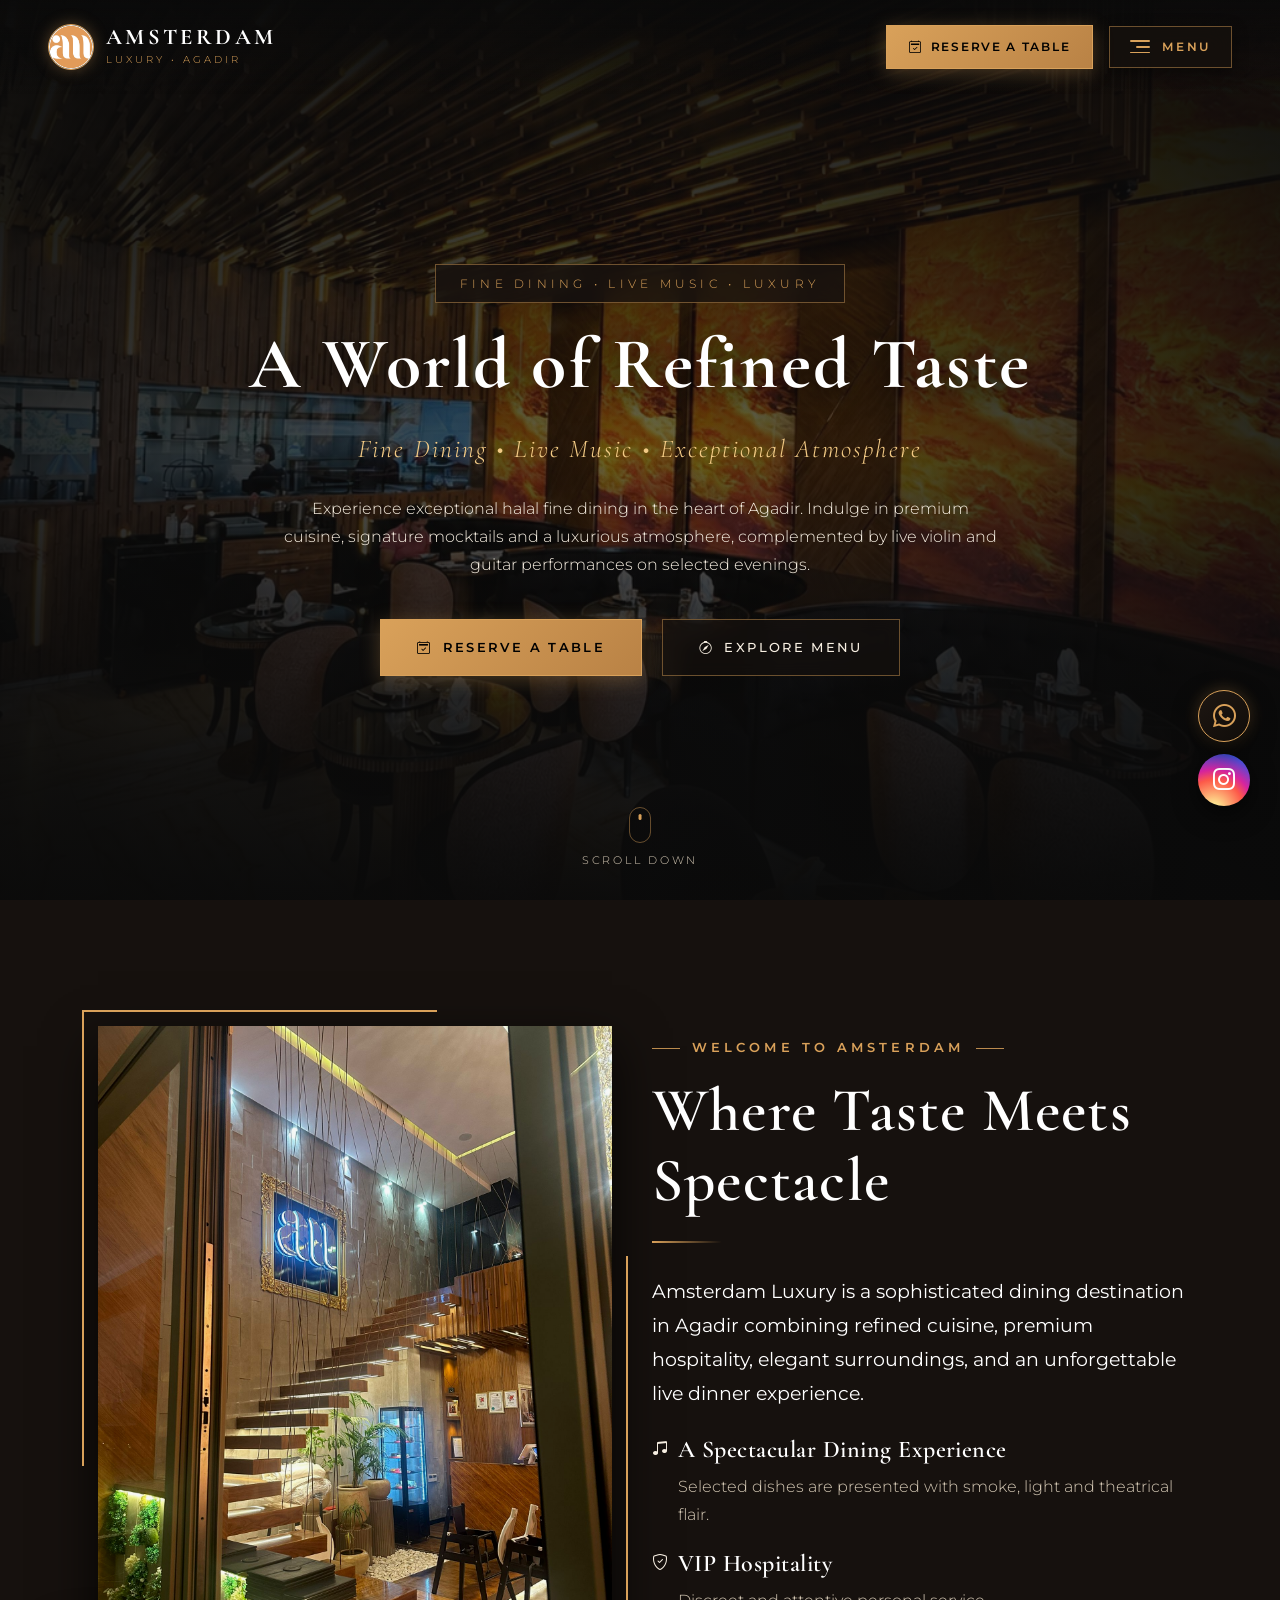
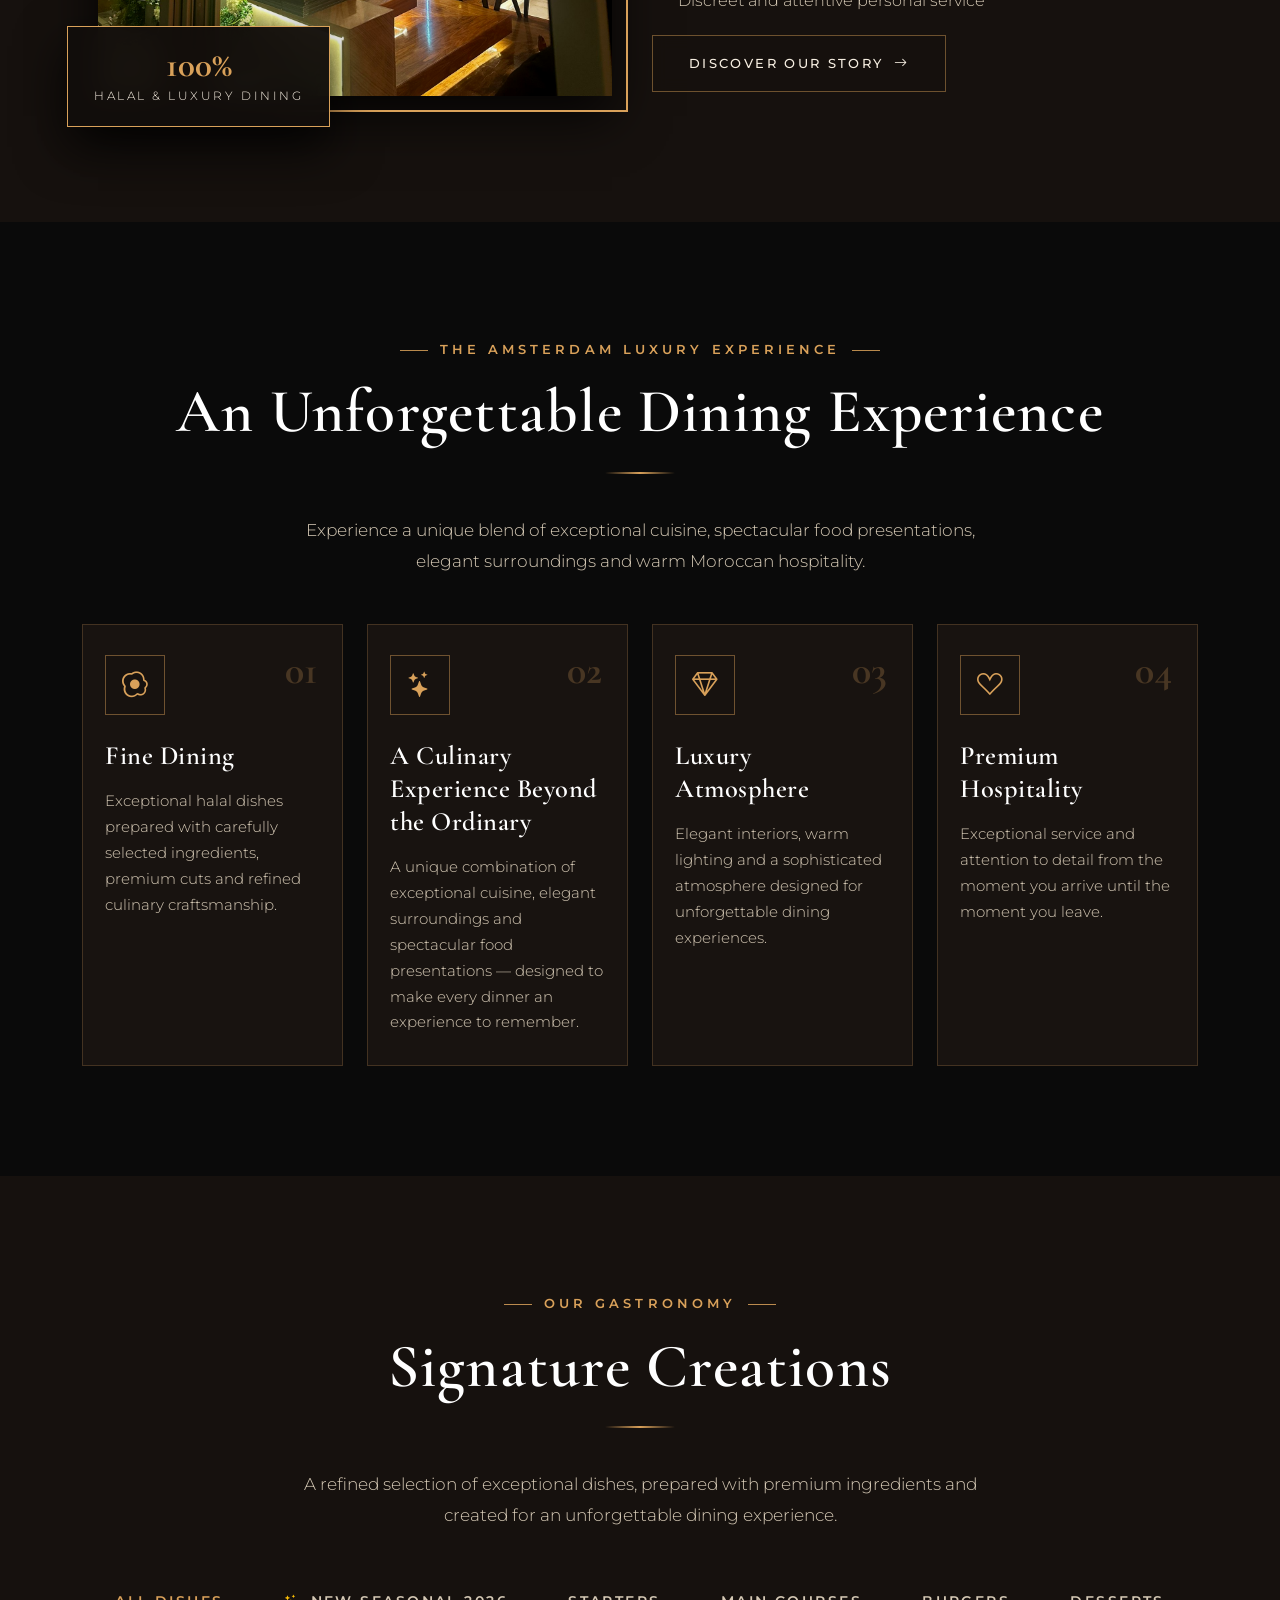
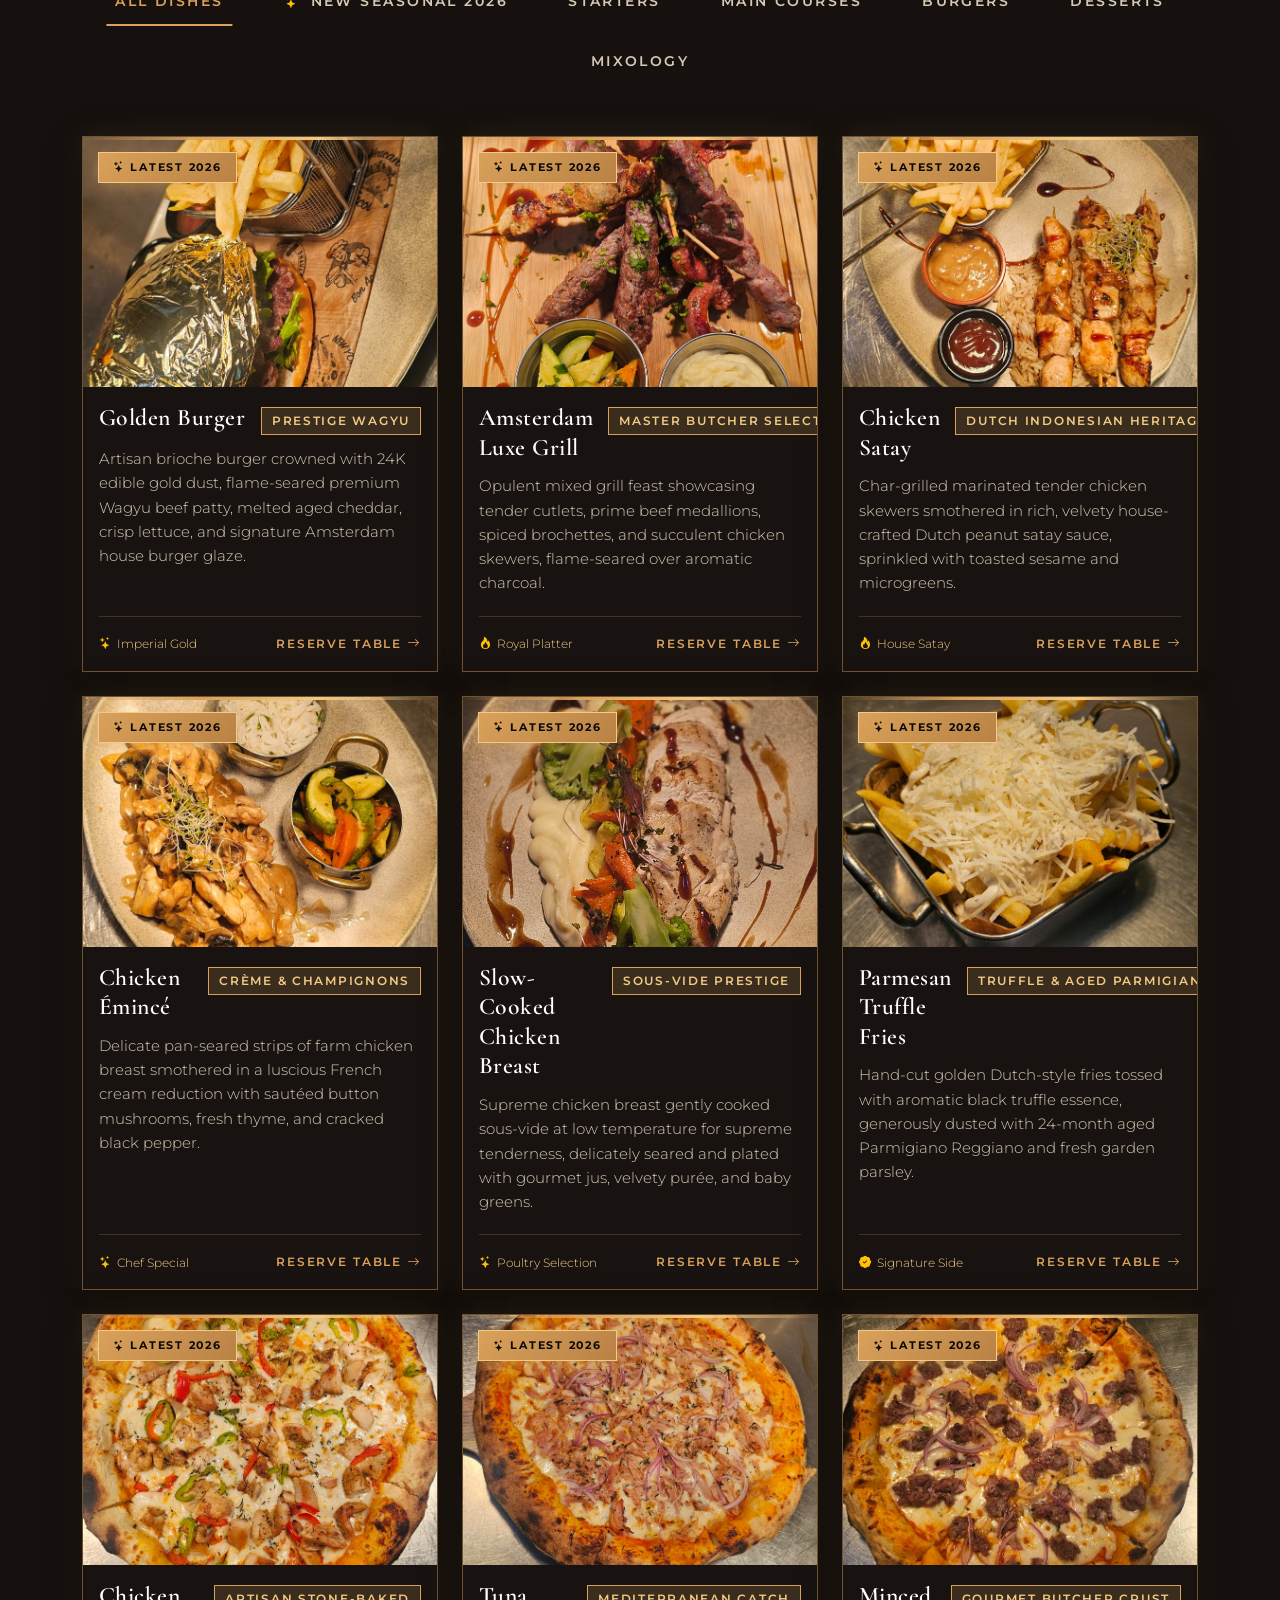
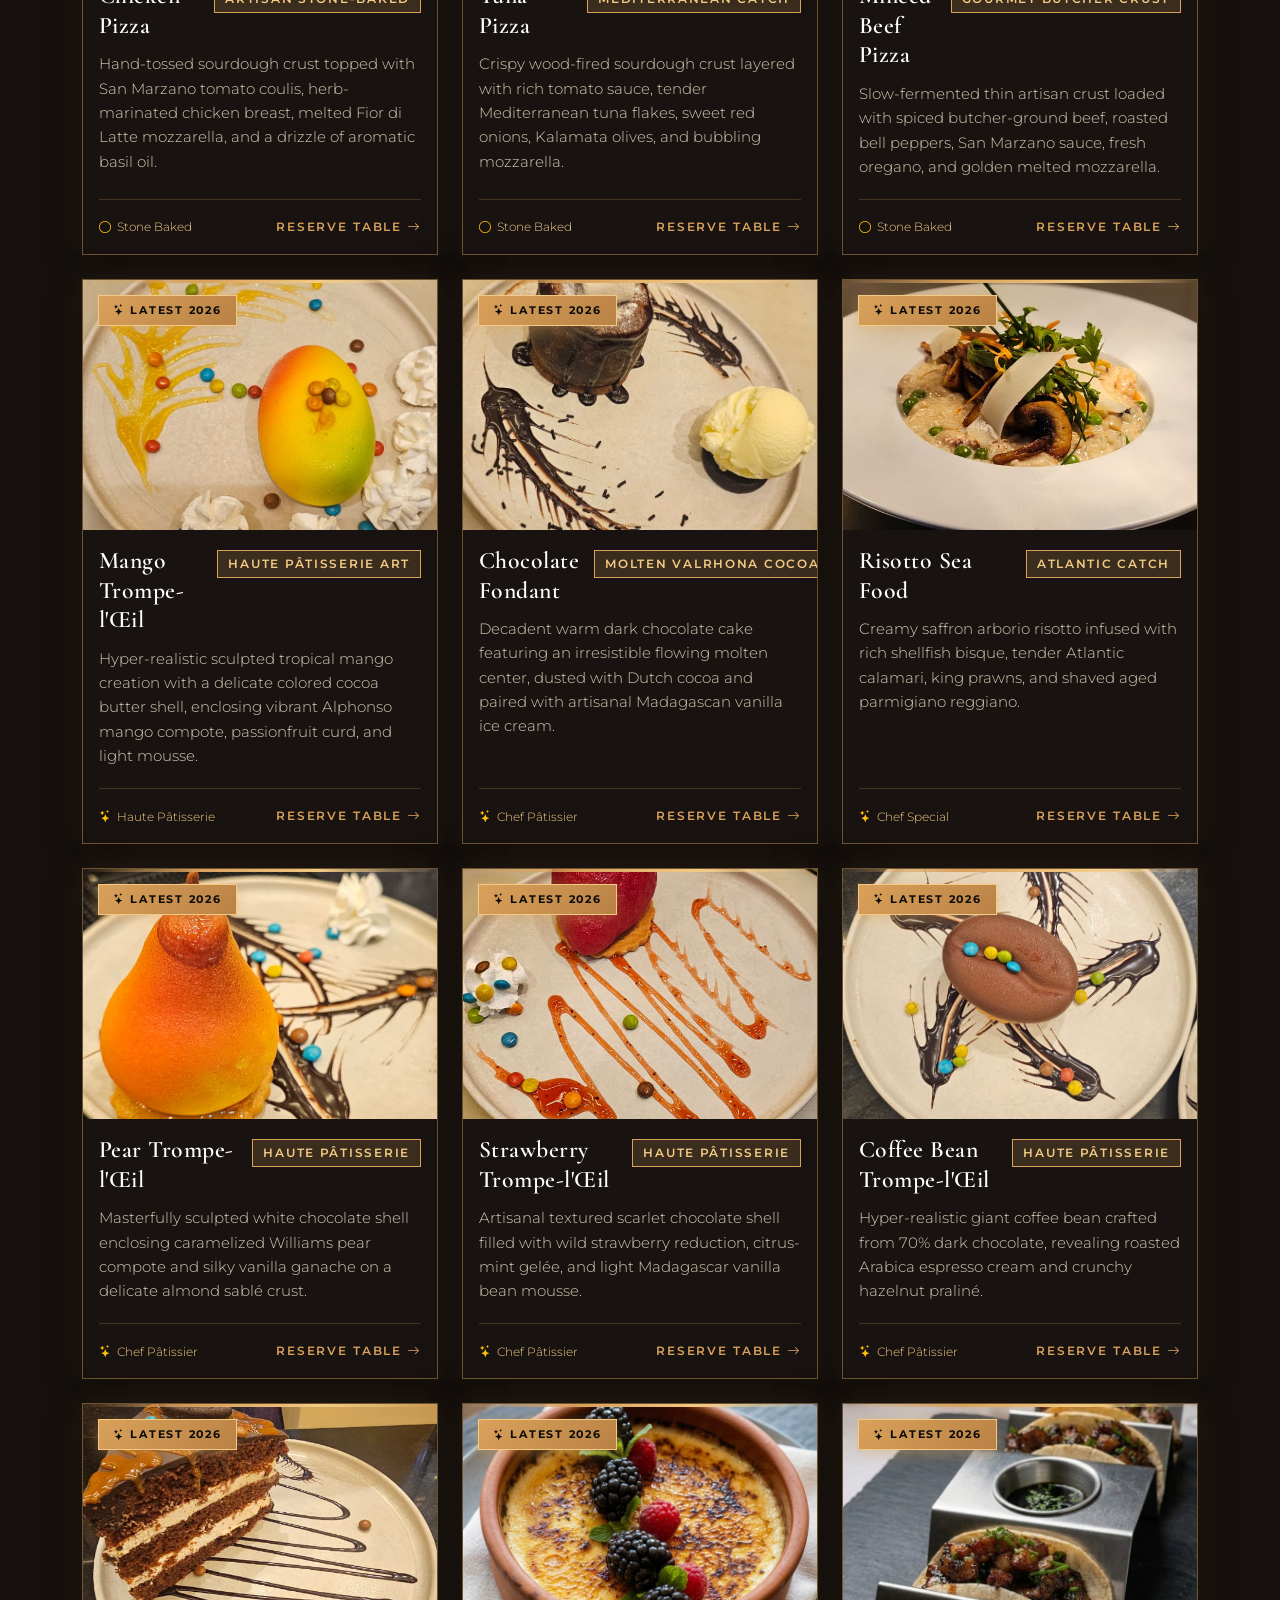
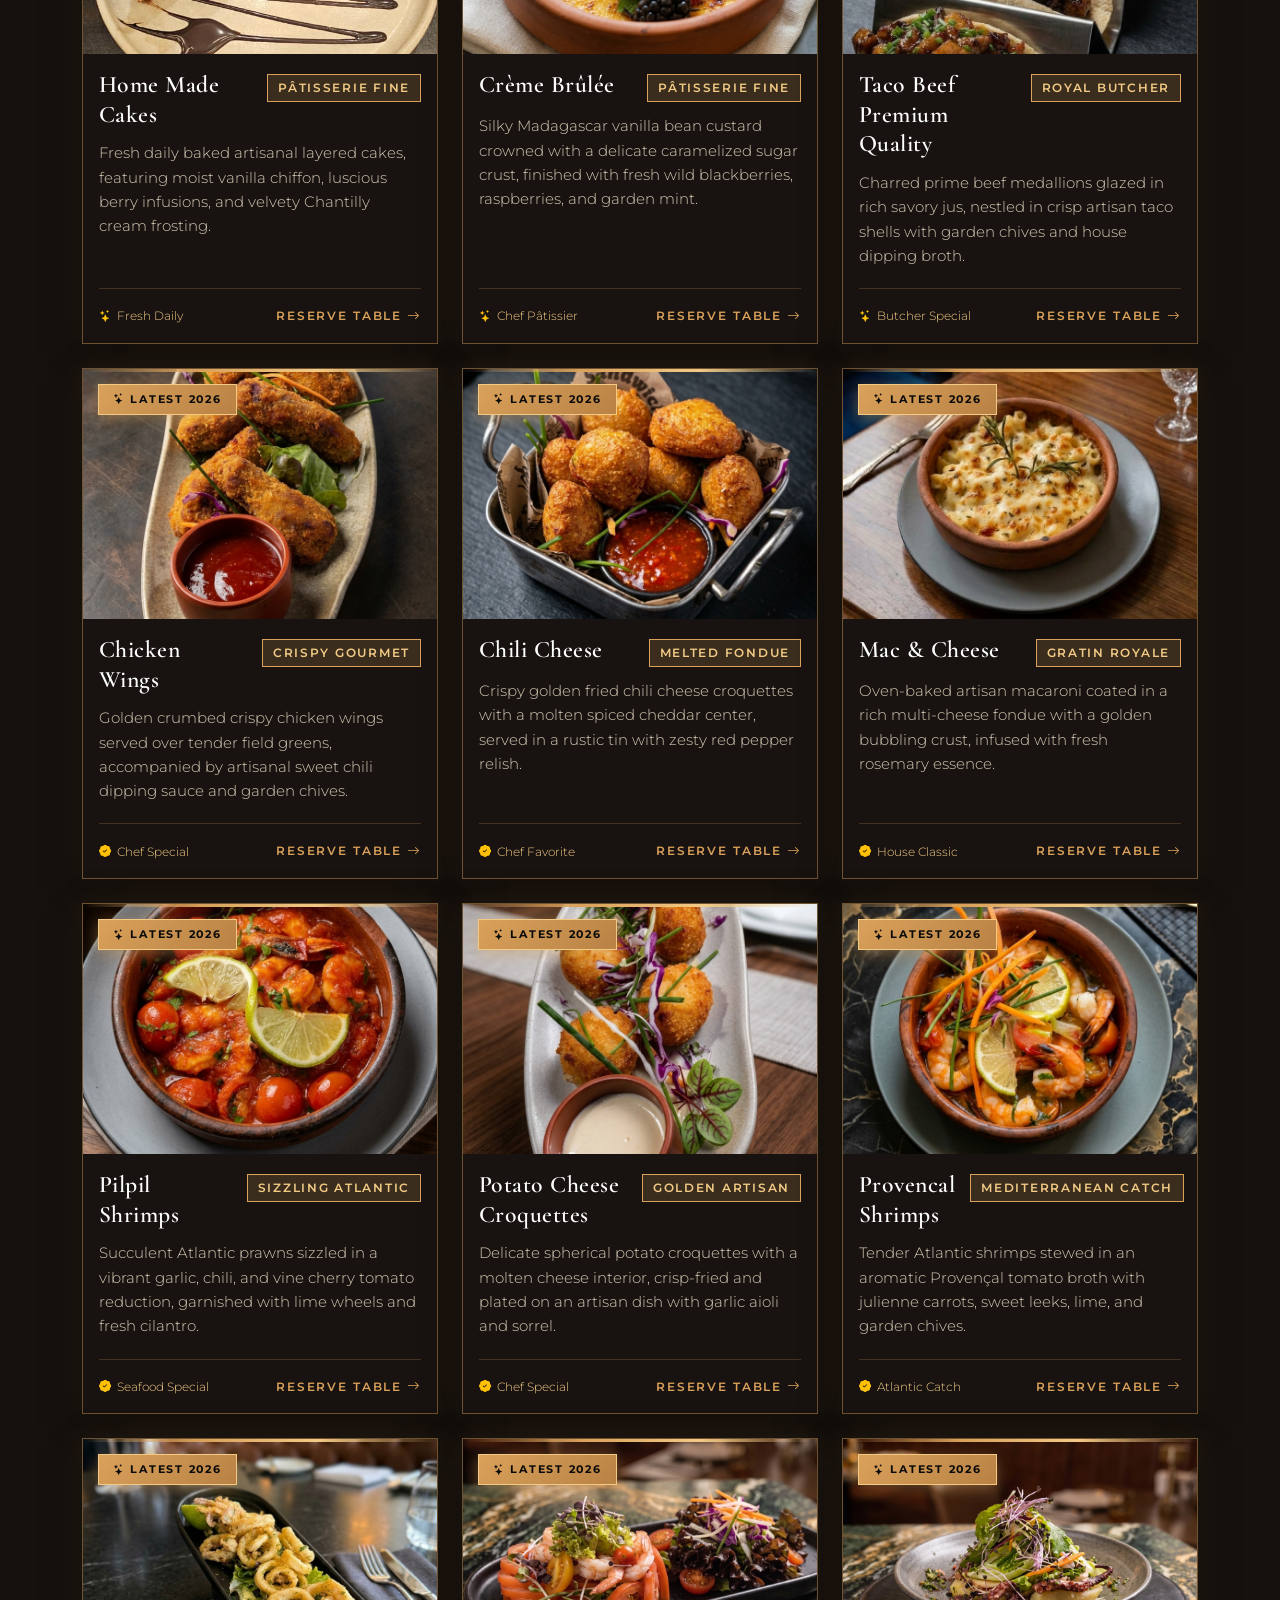
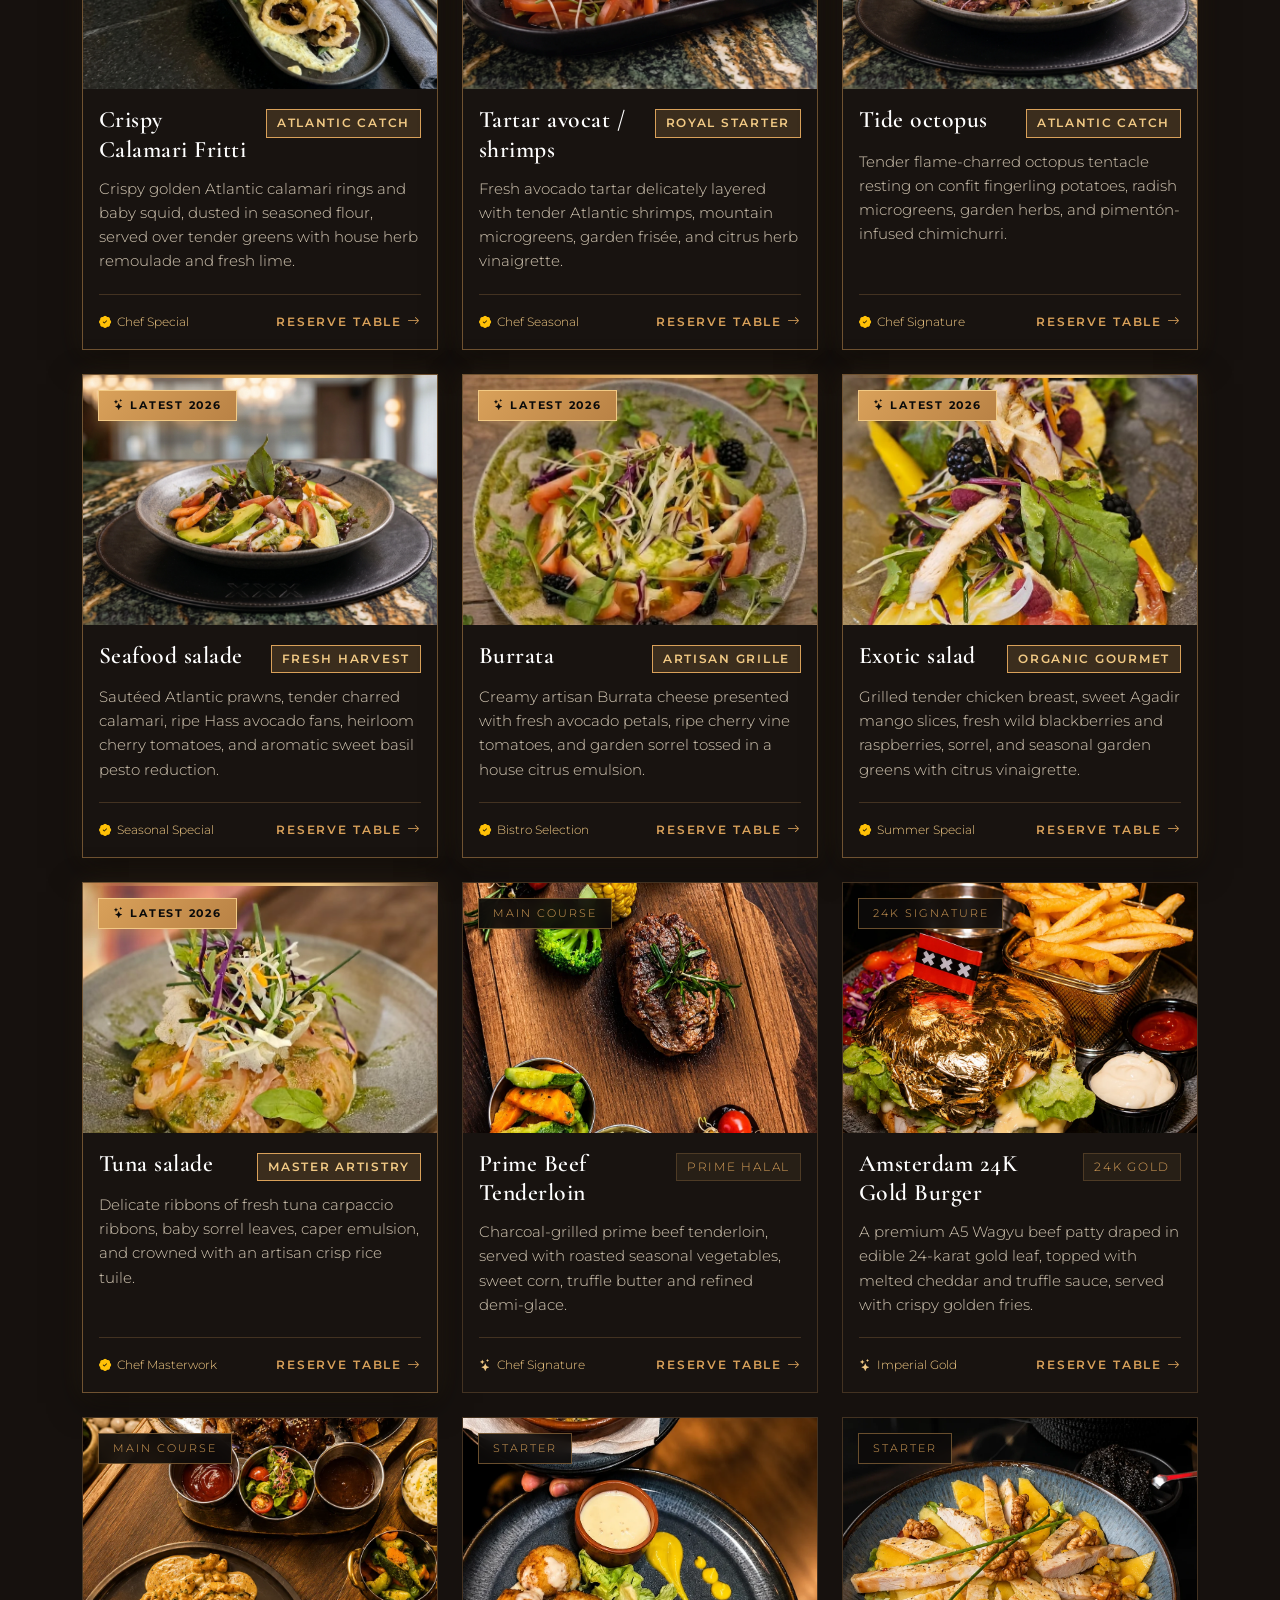
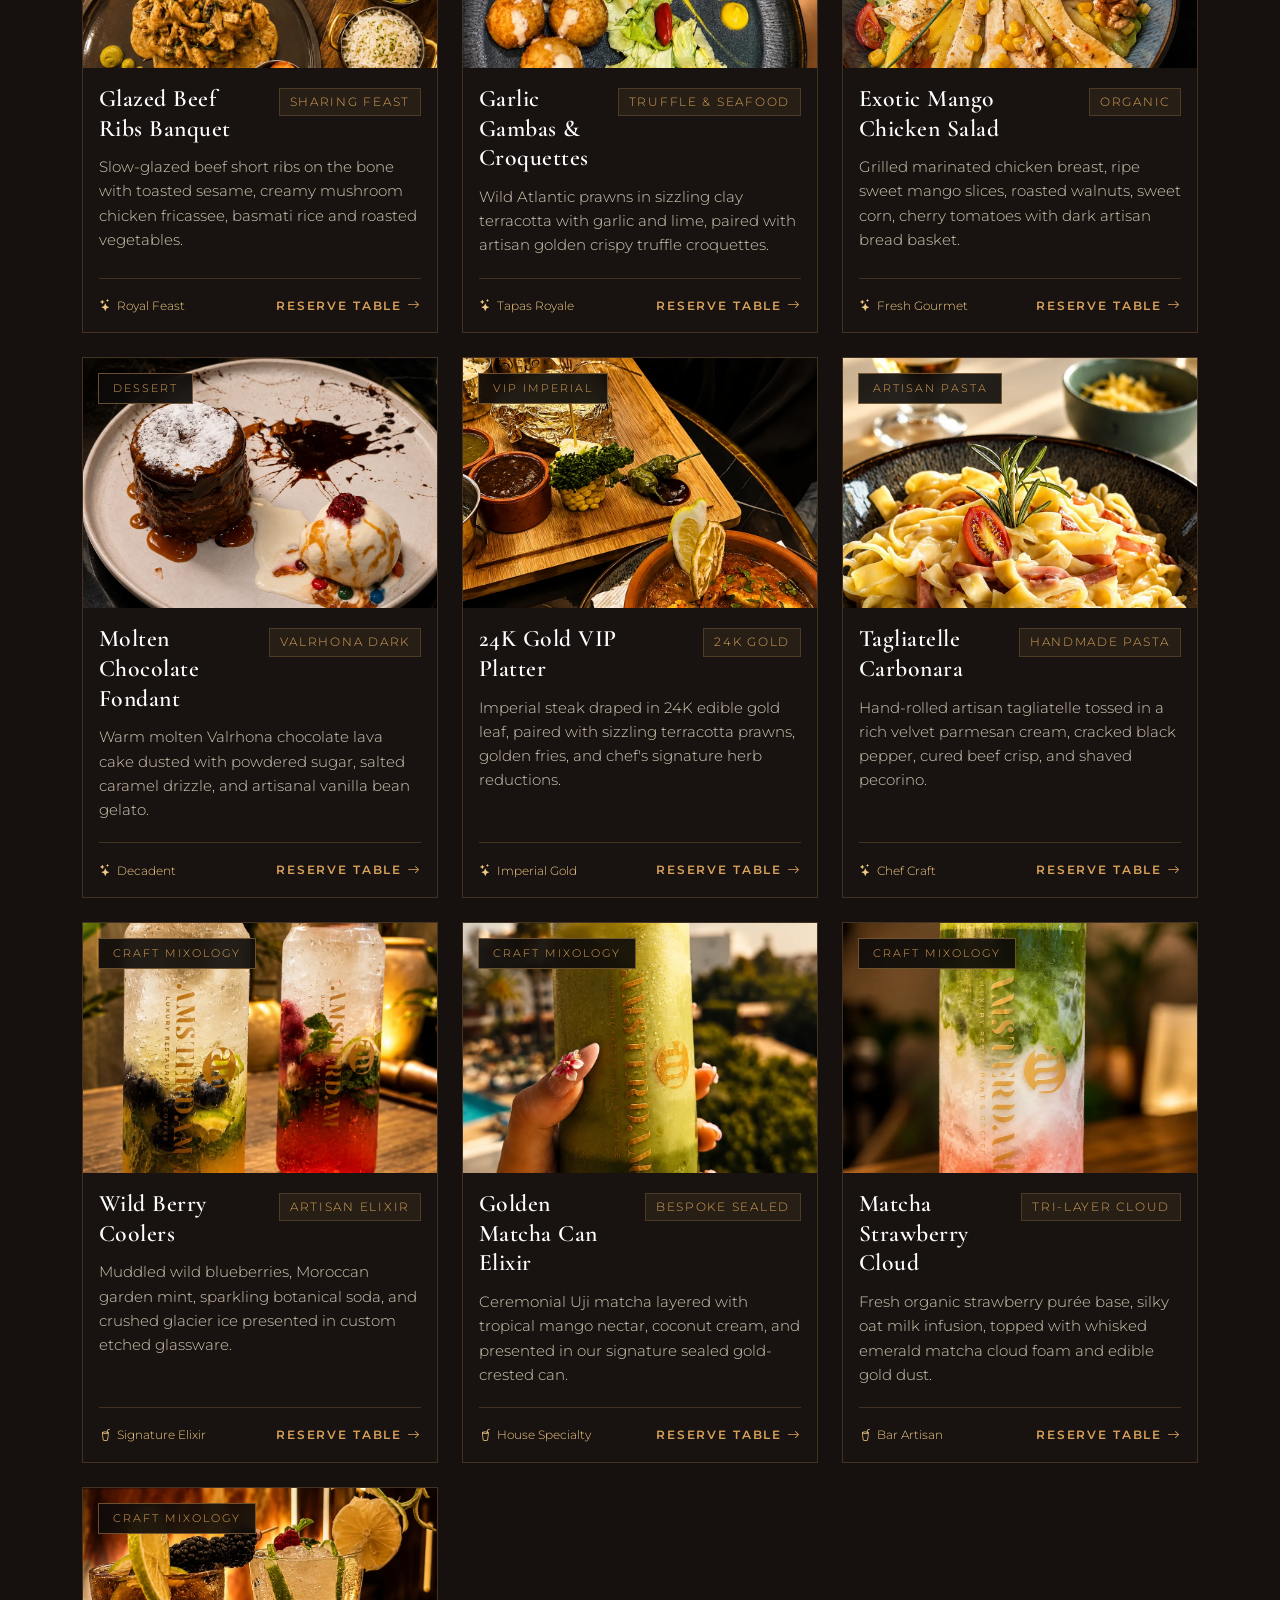
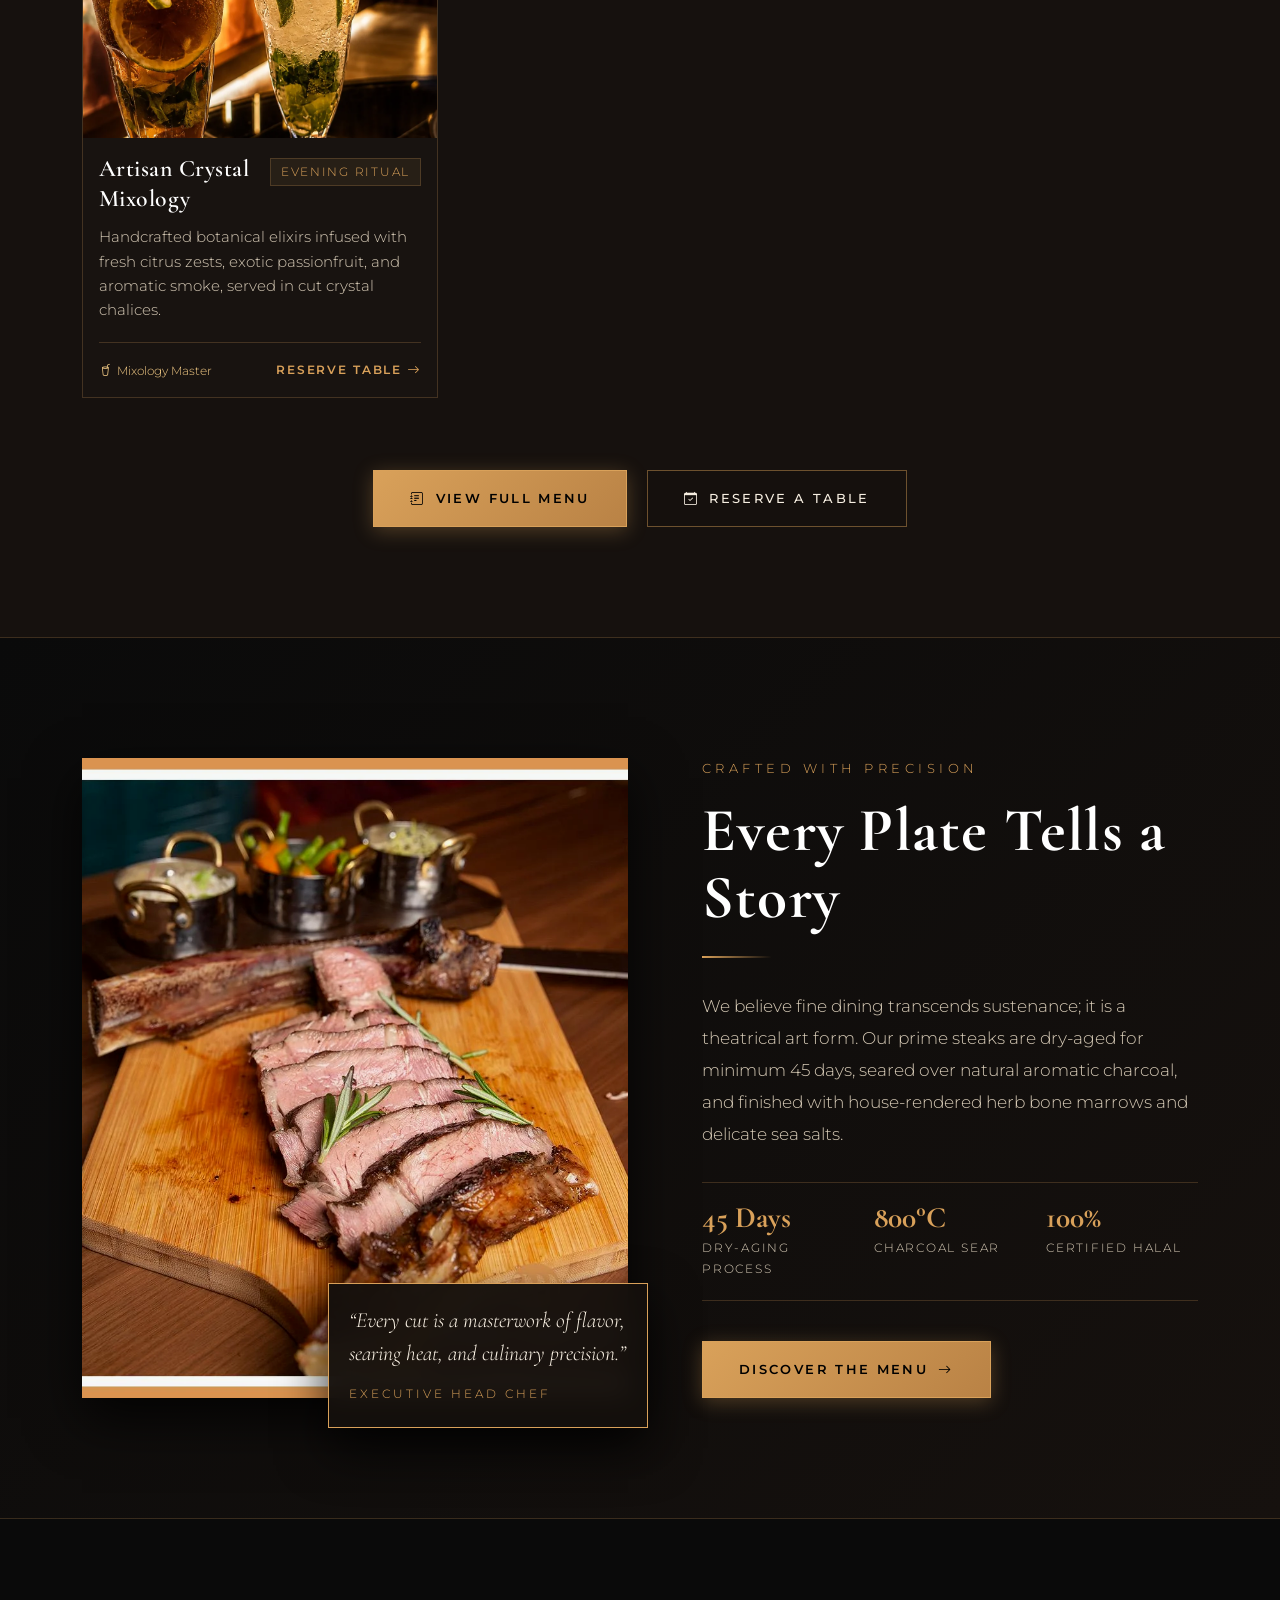
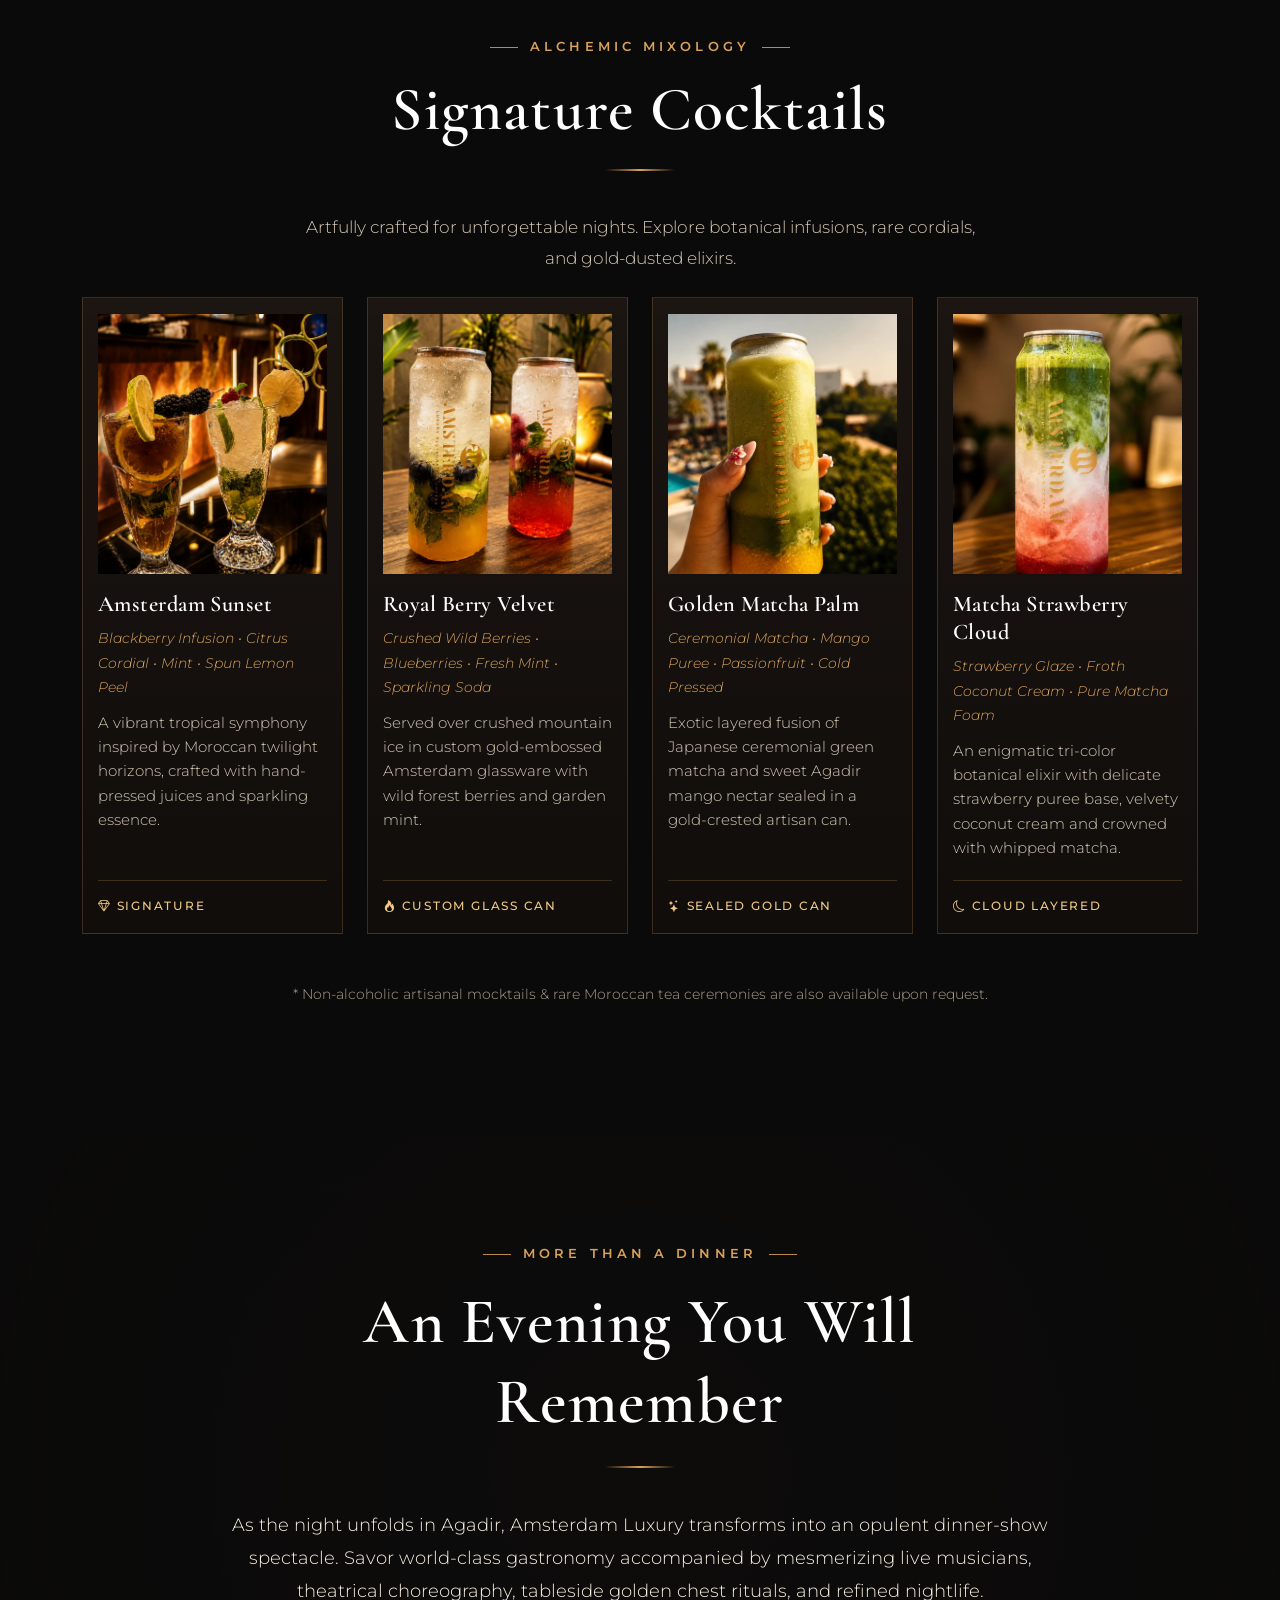
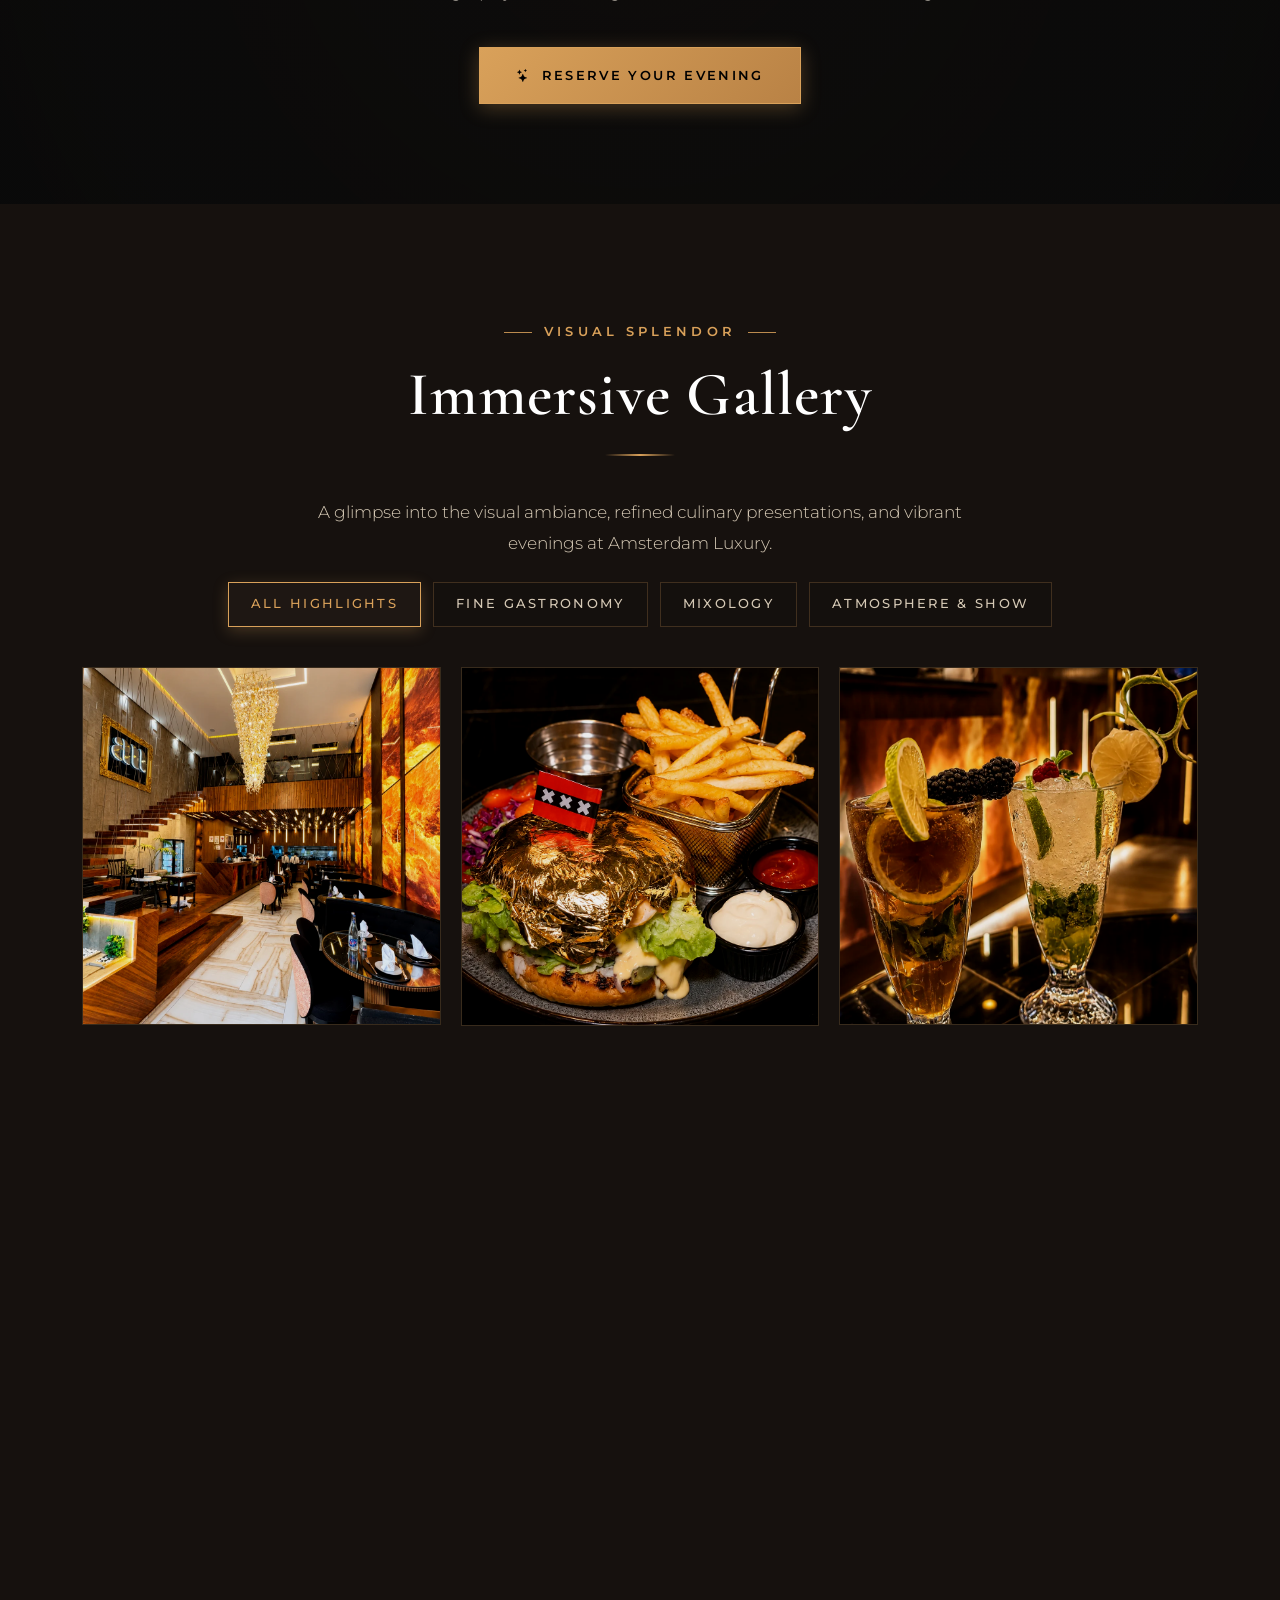
<file: index.html>
<!DOCTYPE html>
<html lang="en">

<head>
    <meta charset="UTF-8">
    <meta name="viewport" content="width=device-width, initial-scale=1.0">

    <!-- Primary SEO Meta Tags -->
    <title>Amsterdam Luxury | Fine Dining & Live Dinner Show in Agadir</title>
    <meta name="title" content="Amsterdam Luxury | Fine Dining & Live Dinner Show in Agadir">
    <meta name="description"
        content="Experience Amsterdam Luxury in Agadir — refined fine dining, signature dishes, crafted cocktails and unforgettable live dinner shows. Reserve your table today.">
    <meta name="keywords"
        content="Amsterdam Luxury, Agadir restaurant, fine dining Agadir, dinner show Morocco, luxury steakhouse Agadir, Moroccan cocktails, live entertainment Agadir">
    <meta name="robots" content="index, follow">
    <link rel="canonical" href="https://amsterdamluxury.ma/">

    <!-- Open Graph / Facebook -->
    <meta property="og:type" content="restaurant">
    <meta property="og:url" content="https://amsterdamluxury.ma/">
    <meta property="og:title" content="Amsterdam Luxury | Fine Dining & Live Dinner Show in Agadir">
    <meta property="og:description"
        content="Experience Amsterdam Luxury in Agadir — refined fine dining, signature dishes, crafted cocktails and unforgettable live dinner shows.">
    <meta property="og:image" content="./assets/imgs/Amsterdam_BG.jpeg">

    <!-- Twitter Card -->
    <meta property="twitter:card" content="summary_large_image">
    <meta property="twitter:url" content="https://amsterdamluxury.ma/">
    <meta property="twitter:title" content="Amsterdam Luxury | Fine Dining & Live Dinner Show in Agadir">
    <meta property="twitter:description"
        content="Experience Amsterdam Luxury in Agadir — refined fine dining, signature dishes, crafted cocktails and unforgettable live dinner shows.">
    <meta property="twitter:image" content="./assets/imgs/Amsterdam_BG.jpeg">

    <!-- Favicon -->
    <link rel="icon" type="image/jpeg" href="./assets/imgs/Amsterdam_Logo.jpeg">

    <!-- Schema.org JSON-LD -->
    <script type="application/ld+json">
    {
      "@context": "https://schema.org",
      "@type": "Restaurant",
      "name": "Amsterdam Luxury",
      "image": "./assets/imgs/Amsterdam_BG.jpeg",
      "logo": "./assets/imgs/Amsterdam_Logo.jpeg",
      "@id": "https://amsterdamluxury.ma",
      "url": "https://amsterdamluxury.ma",
      "telephone": "+212528201799",
      "priceRange": "$$$",
      "servesCuisine": ["Fine Dining", "Steakhouse", "Moroccan", "International", "Cocktails"],
      "address": {
        "@type": "PostalAddress",
        "streetAddress": "Résidence Islane GH14, N6",
        "addressLocality": "Agadir",
        "postalCode": "80000",
        "addressCountry": "MA"
      },
      "geo": {
        "@type": "GeoCoordinates",
        "latitude": 30.437585,
        "longitude": -9.568495
      },
      "openingHoursSpecification": [
        {
          "@type": "OpeningHoursSpecification",
          "dayOfWeek": [
            "Monday",
            "Tuesday",
            "Wednesday",
            "Thursday",
            "Friday",
            "Saturday",
            "Sunday"
          ],
          "opens": "07:00",
          "closes": "00:00"
        }
      ],
      "sameAs": [
        "https://instagram.com/amsterdamagadir",
        "https://tiktok.com/@amsterdamluxury"
      ]
    }
    </script>

    <!-- Bootstrap 5.3 CSS -->
    <link href="https://cdn.jsdelivr.net/npm/bootstrap@5.3.3/dist/css/bootstrap.min.css" rel="stylesheet"
        integrity="sha384-QWTKZyjpPEjISv5WaRU9OFeRpok6YctnYmDr5pNlyT2bRjXh0JMhjY6hW+ALEwIH" crossorigin="anonymous">

    <!-- Bootstrap Icons -->
    <link rel="stylesheet" href="https://cdn.jsdelivr.net/npm/bootstrap-icons@1.11.3/font/bootstrap-icons.min.css">

    <!-- AOS Animation Library CSS -->
    <link rel="stylesheet" href="https://cdn.jsdelivr.net/npm/aos@2.3.4/dist/aos.css">

    <!-- Custom Luxury Stylesheet -->
    <link rel="stylesheet" href="./assets/css/style.css">
</head>

<body>

    <!-- ======================================================================
         1. HEADER & NAVBAR
         ====================================================================== -->
    <header class="header_navbar">
        <div class="container-fluid px-lg-5 px-3">
            <div class="d-flex align-items-center justify-content-between">

                <!-- Brand / Logo -->
                <a href="index.html" class="brand_logo_link" aria-label="Amsterdam Luxury Homepage">
                    <img src="./assets/imgs/Amsterdam_Logo.jpeg" alt="Amsterdam Luxury Logo" class="brand_logo_img">
                    <div class="brand_text_box">
                        <span class="brand_title">AMSTERDAM</span>
                        <span class="brand_tagline">LUXURY • AGADIR</span>
                    </div>
                </a>

                <!-- Right Action Controls: Reserve Table + Menu Toggle -->
                <div class="d-flex align-items-center gap-3">
                    <a href="reservation.html" class="luxury_btn_gold header_reserve_btn">
                        <i class="bi bi-calendar2-check"></i> Reserve a Table
                    </a>

                    <!-- Luxury Menu Toggle Button -->
                    <button class="header_menu_toggle_btn" id="header_menu_toggle_btn"
                        aria-label="Toggle navigation menu">
                        <span class="toggle_bars_icon">
                            <span class="bar bar_top"></span>
                            <span class="bar bar_mid"></span>
                            <span class="bar bar_bot"></span>
                        </span>
                        <span class="toggle_btn_label">MENU</span>
                    </button>
                </div>

            </div>
        </div>
    </header>

    <!-- Luxury Sidebar Navigation Drawer -->
    <div class="drawer_backdrop"></div>
    <aside class="luxury_sidebar_drawer" aria-label="Main Navigation Sidebar">
        <div class="drawer_header">
            <a href="index.html" class="drawer_brand_box">
                <div class="drawer_brand_mark">
                    <img src="./assets/imgs/Amsterdam_Logo.jpeg" alt="Amsterdam Luxury" class="drawer_brand_logo">
                </div>
                <div>
                    <span class="drawer_brand_title">AMSTERDAM</span>
                    <span class="drawer_brand_sub">HAUTE GASTRONOMIE • AGADIR</span>
                </div>
            </a>
            <button class="drawer_close_btn" aria-label="Close navigation menu">
                <span>CLOSE</span>
                <i class="bi bi-x-lg"></i>
            </button>
        </div>

        <div class="drawer_body_content">
            <ul class="drawer_links">
                <li>
                    <a href="index.html" class="drawer_link active">
                        <div class="drawer_link_left">
                            <span class="drawer_link_index">01</span>
                            <div class="drawer_link_text_wrap">
                                <span class="drawer_link_title">Home</span>
                                <span class="drawer_link_tag">Fine Dining & Lounge</span>
                            </div>
                        </div>
                        <div class="drawer_link_action">
                            <span class="drawer_link_glyph">✦</span>
                            <i class="bi bi-arrow-right drawer_link_arrow"></i>
                        </div>
                    </a>
                </li>
                <li>
                    <a href="about.html" class="drawer_link">
                        <div class="drawer_link_left">
                            <span class="drawer_link_index">02</span>
                            <div class="drawer_link_text_wrap">
                                <span class="drawer_link_title">About Us</span>
                                <span class="drawer_link_tag">Our Heritage & Story</span>
                            </div>
                        </div>
                        <div class="drawer_link_action">
                            <span class="drawer_link_glyph">✦</span>
                            <i class="bi bi-arrow-right drawer_link_arrow"></i>
                        </div>
                    </a>
                </li>
                <li>
                    <a href="menu.html" class="drawer_link">
                        <div class="drawer_link_left">
                            <span class="drawer_link_index">03</span>
                            <div class="drawer_link_text_wrap">
                                <span class="drawer_link_title">Signature Menu</span>
                                <span class="drawer_link_tag">Haute Gastronomie Halal</span>
                            </div>
                        </div>
                        <div class="drawer_link_action">
                            <span class="drawer_link_glyph">✦</span>
                            <i class="bi bi-arrow-right drawer_link_arrow"></i>
                        </div>
                    </a>
                </li>
                <li>
                    <a href="steaks.html" class="drawer_link">
                        <div class="drawer_link_left">
                            <span class="drawer_link_index">04</span>
                            <div class="drawer_link_text_wrap">
                                <span class="drawer_link_title">Prime Steaks</span>
                                <span class="drawer_link_tag">Dry-Aged Butchery & Wagyu</span>
                            </div>
                        </div>
                        <div class="drawer_link_action">
                            <span class="drawer_link_glyph">✦</span>
                            <i class="bi bi-arrow-right drawer_link_arrow"></i>
                        </div>
                    </a>
                </li>
                <li>
                    <a href="dinner-show.html" class="drawer_link">
                        <div class="drawer_link_left">
                            <span class="drawer_link_index">05</span>
                            <div class="drawer_link_text_wrap">
                                <span class="drawer_link_title">Live Dinner Show</span>
                                <span class="drawer_link_tag">Sensorial Live Artistry</span>
                            </div>
                        </div>
                        <div class="drawer_link_action">
                            <span class="drawer_link_glyph">✦</span>
                            <i class="bi bi-arrow-right drawer_link_arrow"></i>
                        </div>
                    </a>
                </li>
                <li>
                    <a href="private-events.html" class="drawer_link">
                        <div class="drawer_link_left">
                            <span class="drawer_link_index">05</span>
                            <div class="drawer_link_text_wrap">
                                <span class="drawer_link_title">Private Events</span>
                                <span class="drawer_link_tag">VIP Salons & Celebrations</span>
                            </div>
                        </div>
                        <div class="drawer_link_action">
                            <span class="drawer_link_glyph">✦</span>
                            <i class="bi bi-arrow-right drawer_link_arrow"></i>
                        </div>
                    </a>
                </li>
                <li>
                    <a href="gallery.html" class="drawer_link">
                        <div class="drawer_link_left">
                            <span class="drawer_link_index">06</span>
                            <div class="drawer_link_text_wrap">
                                <span class="drawer_link_title">Visual Gallery</span>
                                <span class="drawer_link_tag">Atmosphere & Moments</span>
                            </div>
                        </div>
                        <div class="drawer_link_action">
                            <span class="drawer_link_glyph">✦</span>
                            <i class="bi bi-arrow-right drawer_link_arrow"></i>
                        </div>
                    </a>
                </li>
                <li>
                    <a href="reservation.html" class="drawer_link">
                        <div class="drawer_link_left">
                            <span class="drawer_link_index">07</span>
                            <div class="drawer_link_text_wrap">
                                <span class="drawer_link_title">Reservations</span>
                                <span class="drawer_link_tag">VIP Tables & Concierge</span>
                            </div>
                        </div>
                        <div class="drawer_link_action">
                            <span class="drawer_link_glyph">✦</span>
                            <i class="bi bi-arrow-right drawer_link_arrow"></i>
                        </div>
                    </a>
                </li>
                <li>
                    <a href="contact.html" class="drawer_link">
                        <div class="drawer_link_left">
                            <span class="drawer_link_index">08</span>
                            <div class="drawer_link_text_wrap">
                                <span class="drawer_link_title">Contact & Location</span>
                                <span class="drawer_link_tag">Agadir Bay, Morocco</span>
                            </div>
                        </div>
                        <div class="drawer_link_action">
                            <span class="drawer_link_glyph">✦</span>
                            <i class="bi bi-arrow-right drawer_link_arrow"></i>
                        </div>
                    </a>
                </li>
            </ul>
        </div>

        <div class="drawer_footer">
            <div class="drawer_action_grid">
                <a href="reservation.html" class="drawer_action_card drawer_action_reserve">
                    <span class="action_card_label">VIP RESERVATION</span>
                    <span class="action_card_main">
                        <span>Book Table</span>
                        <i class="bi bi-arrow-up-right"></i>
                    </span>
                </a>
                <a href="https://wa.me/212609070598" target="_blank" rel="noopener noreferrer"
                    class="drawer_action_card drawer_action_wa">
                    <span class="action_card_label">
                        <span class="radar_dot"></span> CONCIERGE 24/7
                    </span>
                    <span class="action_card_main">
                        <span>WhatsApp</span>
                        <i class="bi bi-whatsapp"></i>
                    </span>
                </a>
            </div>

            <div class="drawer_meta_bar">
                <span class="drawer_coords">AGADIR BAY — 30°25'N 9°36'W</span>
                <div class="drawer_social_minimal">
                    <a href="https://instagram.com/amsterdamagadir" target="_blank" rel="noopener noreferrer"
                        aria-label="Instagram">IG</a>
                    <span class="meta_dot">/</span>
                    <a href="https://tiktok.com/@amsterdamluxury" target="_blank" rel="noopener noreferrer"
                        aria-label="TikTok">TK</a>
                    <span class="meta_dot">/</span>
                    <a href="https://facebook.com" target="_blank" rel="noopener noreferrer"
                        aria-label="Facebook">FB</a>
                    <span class="meta_dot">/</span>
                    <a href="https://wa.me/212609070598" target="_blank" rel="noopener noreferrer"
                        aria-label="WhatsApp">WA</a>
                </div>
            </div>
        </div>
    </aside>

    <!-- ======================================================================
         MAIN CONTENT SECTIONS
         ====================================================================== -->
    <main>

        <!-- ==================================================================
             2. HERO SECTION
             ================================================================== -->
        <section id="home" class="hero_section">
            <div class="hero_bg_layer"
                style="background-image: url('./assets/imgs/Restaurant/Restaurent_Asthetic2.webp');"></div>
            <div class="hero_overlay"></div>

            <div class="container position-relative">
                <div class="hero_content_wrapper">

                    <div class="hero_badge_box" data-aos="fade-down" data-aos-duration="1000">
                        <span class="hero_badge">
                            FINE DINING • LIVE MUSIC • LUXURY
                        </span>
                    </div>

                    <h1 class="hero_main_title" data-aos="fade-up" data-aos-duration="1100" data-aos-delay="100">
                        A World of Refined Taste
                    </h1>

                    <p class="hero_tagline_text" data-aos="fade-up" data-aos-duration="1100" data-aos-delay="200">
                        Fine Dining • Live Music • Exceptional Atmosphere
                    </p>

                    <p class="hero_desc_text" data-aos="fade-up" data-aos-duration="1100" data-aos-delay="300">
                        Experience exceptional halal fine dining in the heart of Agadir. Indulge in premium cuisine,
                        signature mocktails and a luxurious atmosphere, complemented by live violin and guitar
                        performances on selected evenings.
                    </p>

                    <div class="hero_actions_box" data-aos="fade-up" data-aos-duration="1100" data-aos-delay="400">
                        <a href="reservation.html" class="luxury_btn_gold">
                            <i class="bi bi-calendar2-check"></i> Reserve a Table
                        </a>
                        <a href="menu.html" class="luxury_btn_outline">
                            <i class="bi bi-compass"></i> Explore Menu
                        </a>
                    </div>

                </div>
            </div>

            <!-- Scroll Indicator -->
            <a href="#about" class="hero_scroll_indicator" aria-label="Scroll down to discover story">
                <div class="scroll_mouse_icon">
                    <span class="scroll_wheel_dot"></span>
                </div>
                <span>Scroll Down</span>
            </a>
        </section>

        <!-- ==================================================================
             3. BRAND STORY / INTRODUCTION
             ================================================================== -->
        <section id="about" class="luxury_section about_section">
            <div class="container">
                <div class="row align-items-center">

                    <!-- Left: Framed Photograph -->
                    <div class="col-lg-6 col-12" data-aos="fade-right" data-aos-duration="1000">
                        <div class="about_image_frame">
                            <img src="./assets/imgs/media/Media4.jpeg"
                                alt="Amsterdam Luxury architectural illuminated staircase and atmosphere in Agadir"
                                class="about_main_img" loading="lazy">
                            <div class="about_floating_badge">
                                <span class="badge_number">100%</span>
                                <span class="badge_text">Halal & Luxury Dining</span>
                            </div>
                        </div>
                    </div>

                    <!-- Right: Story Narrative -->
                    <div class="col-lg-6 col-12" data-aos="fade-left" data-aos-duration="1000" data-aos-delay="150">
                        <div class="about_content_box">
                            <span class="section_label">WELCOME TO AMSTERDAM</span>
                            <h2 class="section_title">Where Taste Meets Spectacle</h2>
                            <div class="gold_divider_left"></div>

                            <p class="about_lead_text">
                                Amsterdam Luxury is a sophisticated dining destination in Agadir combining refined
                                cuisine, premium hospitality, elegant surroundings, and an unforgettable live dinner
                                experience.
                            </p>

                            <div class="about_feature_list">
                                <div class="about_feature_item">
                                    <i class="bi bi-music-note-beamed about_feature_icon"></i>
                                    <div>
                                        <h4 class="about_feature_title">A Spectacular Dining Experience</h4>
                                        <p class="about_feature_sub">Selected dishes are presented with smoke, light and
                                            theatrical flair.</p>
                                    </div>
                                </div>
                                <div class="about_feature_item">
                                    <i class="bi bi-shield-check about_feature_icon"></i>
                                    <div>
                                        <h4 class="about_feature_title">VIP Hospitality</h4>
                                        <p class="about_feature_sub">Discreet and attentive personal service</p>
                                    </div>
                                </div>
                            </div>

                            <a href="#experience" class="luxury_btn_outline">
                                Discover Our Story <i class="bi bi-arrow-right"></i>
                            </a>
                        </div>
                    </div>

                </div>
            </div>
        </section>

        <!-- ==================================================================
             4. RESTAURANT EXPERIENCE (4 LUXURY CARDS)
             ================================================================== -->
        <section id="experience" class="luxury_section experience_section">
            <div class="container">
                <div class="text-center" data-aos="fade-up">
                    <span class="section_label">THE AMSTERDAM LUXURY EXPERIENCE</span>
                    <h2 class="section_title">An Unforgettable Dining Experience</h2>
                    <div class="gold_divider"></div>
                    <p class="section_subtitle">
                        Experience a unique blend of exceptional cuisine, spectacular food presentations, elegant
                        surroundings and warm Moroccan hospitality.
                    </p>
                </div>

                <div class="row g-4 mt-4">
                    <!-- Card 1 -->
                    <div class="col-lg-3 col-md-6 col-12" data-aos="fade-up" data-aos-delay="100">
                        <div class="experience_card">
                            <span class="experience_card_number">01</span>
                            <div class="experience_icon_box">
                                <i class="bi bi-egg-fried"></i>
                            </div>
                            <h3 class="experience_title">Fine Dining</h3>
                            <p class="experience_desc">
                                Exceptional halal dishes prepared with carefully selected ingredients, premium cuts and
                                refined culinary craftsmanship.
                            </p>
                        </div>
                    </div>

                    <!-- Card 2 -->
                    <div class="col-lg-3 col-md-6 col-12" data-aos="fade-up" data-aos-delay="200">
                        <div class="experience_card">
                            <span class="experience_card_number">02</span>
                            <div class="experience_icon_box">
                                <i class="bi bi-stars"></i>
                            </div>
                            <h3 class="experience_title">A Culinary Experience Beyond the Ordinary</h3>
                            <p class="experience_desc">
                                A unique combination of exceptional cuisine, elegant surroundings and spectacular food
                                presentations — designed to make every dinner an experience to remember.
                            </p>
                        </div>
                    </div>

                    <!-- Card 3 -->
                    <div class="col-lg-3 col-md-6 col-12" data-aos="fade-up" data-aos-delay="300">
                        <div class="experience_card">
                            <span class="experience_card_number">03</span>
                            <div class="experience_icon_box">
                                <i class="bi bi-gem"></i>
                            </div>
                            <h3 class="experience_title">Luxury Atmosphere</h3>
                            <p class="experience_desc">
                                Elegant interiors, warm lighting and a sophisticated atmosphere designed for
                                unforgettable dining experiences.
                            </p>
                        </div>
                    </div>

                    <!-- Card 4 -->
                    <div class="col-lg-3 col-md-6 col-12" data-aos="fade-up" data-aos-delay="400">
                        <div class="experience_card">
                            <span class="experience_card_number">04</span>
                            <div class="experience_icon_box">
                                <i class="bi bi-suit-heart"></i>
                            </div>
                            <h3 class="experience_title">Premium Hospitality</h3>
                            <p class="experience_desc">
                                Exceptional service and attention to detail from the moment you arrive until the moment
                                you leave.
                            </p>
                        </div>
                    </div>
                </div>

            </div>
        </section>

        <!-- ==================================================================
             5. SIGNATURE MENU SECTION & CATEGORY TABS
             ================================================================== -->
        <section id="menu" class="luxury_section menu_section">
            <div class="container">
                <div class="text-center" data-aos="fade-up">
                    <span class="section_label">OUR GASTRONOMY</span>
                    <h2 class="section_title">Signature Creations</h2>
                    <div class="gold_divider"></div>
                    <p class="section_subtitle">
                        A refined selection of exceptional dishes, prepared with premium ingredients and created for an
                        unforgettable dining experience.
                    </p>
                </div>

                <!-- Category Tabs -->
                <div class="menu_tabs_wrapper mt-5" data-aos="fade-up" data-aos-delay="100">
                    <button class="menu_tab_btn active" data-category="all">All Dishes</button>
                    <button class="menu_tab_btn" data-category="seasonal"><i class="bi bi-stars text-warning me-1"></i>
                        New Seasonal 2026</button>
                    <button class="menu_tab_btn" data-category="starters">Starters</button>
                    <button class="menu_tab_btn" data-category="mains">Main Courses</button>
                    <button class="menu_tab_btn" data-category="burgers">Burgers</button>
                    <button class="menu_tab_btn" data-category="desserts">Desserts</button>
                    <button class="menu_tab_btn" data-category="drinks">Mixology</button>
                </div>

                <!-- Menu Items Grid -->
                <div class="row" id="menu_items_container">

                    <!-- Latest Seasonal Dish: Golden Burger -->
                    <div class="col-lg-4 col-md-6 col-12 mb-4 menu_item_col" data-category="seasonal burgers mains"
                        data-aos="fade-up">
                        <div class="menu_card menu_card_latest">
                            <div class="menu_img_box">
                                <img src="./assets/imgs/New_Menus/Golden_burguer.jpeg"
                                    alt="Golden Burger - Amsterdam Luxury Agadir" class="menu_card_img" loading="lazy">
                                <span class="menu_category_tag menu_category_tag_latest"><i class="bi bi-stars"></i>
                                    Latest 2026</span>
                            </div>
                            <div class="menu_content_box">
                                <div class="menu_header_row">
                                    <h3 class="menu_item_title">Golden Burger</h3>
                                    <span class="menu_item_badge_tag menu_item_badge_tag_latest">Prestige Wagyu</span>
                                </div>
                                <p class="menu_item_desc">Artisan brioche burger crowned with 24K edible gold dust, flame-seared premium Wagyu beef patty, melted aged cheddar, crisp lettuce, and signature Amsterdam house burger glaze.</p>
                                <div class="menu_item_footer">
                                    <span class="menu_item_badge"><i class="bi bi-stars text-warning"></i>
                                        Imperial Gold</span>
                                    <a href="reservation.html" class="menu_order_btn">Reserve Table <i
                                            class="bi bi-arrow-right"></i></a>
                                </div>
                            </div>
                        </div>
                    </div>

                    <!-- Latest Seasonal Dish: Amsterdam Luxe Grill -->
                    <div class="col-lg-4 col-md-6 col-12 mb-4 menu_item_col" data-category="seasonal mains"
                        data-aos="fade-up" data-aos-delay="40">
                        <div class="menu_card menu_card_latest">
                            <div class="menu_img_box">
                                <img src="./assets/imgs/New_Menus/Mix_grilled.jpeg"
                                    alt="Amsterdam Luxe Grill - Amsterdam Luxury Agadir" class="menu_card_img" loading="lazy">
                                <span class="menu_category_tag menu_category_tag_latest"><i class="bi bi-stars"></i>
                                    Latest 2026</span>
                            </div>
                            <div class="menu_content_box">
                                <div class="menu_header_row">
                                    <h3 class="menu_item_title">Amsterdam Luxe Grill</h3>
                                    <span class="menu_item_badge_tag menu_item_badge_tag_latest">Master Butcher Selection</span>
                                </div>
                                <p class="menu_item_desc">Opulent mixed grill feast showcasing tender cutlets, prime beef medallions, spiced brochettes, and succulent chicken skewers, flame-seared over aromatic charcoal.</p>
                                <div class="menu_item_footer">
                                    <span class="menu_item_badge"><i class="bi bi-fire text-warning"></i>
                                        Royal Platter</span>
                                    <a href="reservation.html" class="menu_order_btn">Reserve Table <i
                                            class="bi bi-arrow-right"></i></a>
                                </div>
                            </div>
                        </div>
                    </div>

                    <!-- Latest Seasonal Dish: Chicken Satay -->
                    <div class="col-lg-4 col-md-6 col-12 mb-4 menu_item_col" data-category="seasonal mains starters"
                        data-aos="fade-up" data-aos-delay="80">
                        <div class="menu_card menu_card_latest">
                            <div class="menu_img_box">
                                <img src="./assets/imgs/New_Menus/Chiken_satay.jpeg"
                                    alt="Chicken Satay - Amsterdam Luxury Agadir" class="menu_card_img" loading="lazy">
                                <span class="menu_category_tag menu_category_tag_latest"><i class="bi bi-stars"></i>
                                    Latest 2026</span>
                            </div>
                            <div class="menu_content_box">
                                <div class="menu_header_row">
                                    <h3 class="menu_item_title">Chicken Satay</h3>
                                    <span class="menu_item_badge_tag menu_item_badge_tag_latest">Dutch Indonesian Heritage</span>
                                </div>
                                <p class="menu_item_desc">Char-grilled marinated tender chicken skewers smothered in rich, velvety house-crafted Dutch peanut satay sauce, sprinkled with toasted sesame and microgreens.</p>
                                <div class="menu_item_footer">
                                    <span class="menu_item_badge"><i class="bi bi-fire text-warning"></i>
                                        House Satay</span>
                                    <a href="reservation.html" class="menu_order_btn">Reserve Table <i
                                            class="bi bi-arrow-right"></i></a>
                                </div>
                            </div>
                        </div>
                    </div>

                    <!-- Latest Seasonal Dish: Chicken Émincé -->
                    <div class="col-lg-4 col-md-6 col-12 mb-4 menu_item_col" data-category="seasonal mains"
                        data-aos="fade-up" data-aos-delay="120">
                        <div class="menu_card menu_card_latest">
                            <div class="menu_img_box">
                                <img src="./assets/imgs/New_Menus/Emincer_chiken.jpeg"
                                    alt="Chicken Émincé - Amsterdam Luxury Agadir" class="menu_card_img" loading="lazy">
                                <span class="menu_category_tag menu_category_tag_latest"><i class="bi bi-stars"></i>
                                    Latest 2026</span>
                            </div>
                            <div class="menu_content_box">
                                <div class="menu_header_row">
                                    <h3 class="menu_item_title">Chicken Émincé</h3>
                                    <span class="menu_item_badge_tag menu_item_badge_tag_latest">Crème &amp; Champignons</span>
                                </div>
                                <p class="menu_item_desc">Delicate pan-seared strips of farm chicken breast smothered in a luscious French cream reduction with sautéed button mushrooms, fresh thyme, and cracked black pepper.</p>
                                <div class="menu_item_footer">
                                    <span class="menu_item_badge"><i class="bi bi-stars text-warning"></i>
                                        Chef Special</span>
                                    <a href="reservation.html" class="menu_order_btn">Reserve Table <i
                                            class="bi bi-arrow-right"></i></a>
                                </div>
                            </div>
                        </div>
                    </div>

                    <!-- Latest Seasonal Dish: Slow-Cooked Chicken Breast -->
                    <div class="col-lg-4 col-md-6 col-12 mb-4 menu_item_col" data-category="seasonal mains"
                        data-aos="fade-up" data-aos-delay="160">
                        <div class="menu_card menu_card_latest">
                            <div class="menu_img_box">
                                <img src="./assets/imgs/Sweets/Petchuga_poulet.jpeg"
                                    alt="Slow-Cooked Chicken Breast - Amsterdam Luxury Agadir" class="menu_card_img" loading="lazy">
                                <span class="menu_category_tag menu_category_tag_latest"><i class="bi bi-stars"></i>
                                    Latest 2026</span>
                            </div>
                            <div class="menu_content_box">
                                <div class="menu_header_row">
                                    <h3 class="menu_item_title">Slow-Cooked Chicken Breast</h3>
                                    <span class="menu_item_badge_tag menu_item_badge_tag_latest">Sous-Vide Prestige</span>
                                </div>
                                <p class="menu_item_desc">Supreme chicken breast gently cooked sous-vide at low temperature for supreme tenderness, delicately seared and plated with gourmet jus, velvety purée, and baby greens.</p>
                                <div class="menu_item_footer">
                                    <span class="menu_item_badge"><i class="bi bi-stars text-warning"></i>
                                        Poultry Selection</span>
                                    <a href="reservation.html" class="menu_order_btn">Reserve Table <i
                                            class="bi bi-arrow-right"></i></a>
                                </div>
                            </div>
                        </div>
                    </div>

                    <!-- Latest Seasonal Dish: Parmesan Truffle Fries -->
                    <div class="col-lg-4 col-md-6 col-12 mb-4 menu_item_col" data-category="seasonal starters"
                        data-aos="fade-up" data-aos-delay="200">
                        <div class="menu_card menu_card_latest">
                            <div class="menu_img_box">
                                <img src="./assets/imgs/New_Menus/Frite_maison_parmesan.jpeg"
                                    alt="Parmesan Truffle Fries - Amsterdam Luxury Agadir" class="menu_card_img" loading="lazy">
                                <span class="menu_category_tag menu_category_tag_latest"><i class="bi bi-stars"></i>
                                    Latest 2026</span>
                            </div>
                            <div class="menu_content_box">
                                <div class="menu_header_row">
                                    <h3 class="menu_item_title">Parmesan Truffle Fries</h3>
                                    <span class="menu_item_badge_tag menu_item_badge_tag_latest">Truffle &amp; Aged Parmigiano</span>
                                </div>
                                <p class="menu_item_desc">Hand-cut golden Dutch-style fries tossed with aromatic black truffle essence, generously dusted with 24-month aged Parmigiano Reggiano and fresh garden parsley.</p>
                                <div class="menu_item_footer">
                                    <span class="menu_item_badge"><i class="bi bi-patch-check-fill text-warning"></i>
                                        Signature Side</span>
                                    <a href="reservation.html" class="menu_order_btn">Reserve Table <i
                                            class="bi bi-arrow-right"></i></a>
                                </div>
                            </div>
                        </div>
                    </div>

                    <!-- Latest Seasonal Dish: Chicken Pizza -->
                    <div class="col-lg-4 col-md-6 col-12 mb-4 menu_item_col" data-category="seasonal mains"
                        data-aos="fade-up">
                        <div class="menu_card menu_card_latest">
                            <div class="menu_img_box">
                                <img src="./assets/imgs/New_Menus/Pizza_chiken.jpeg"
                                    alt="Chicken Pizza - Amsterdam Luxury Agadir" class="menu_card_img" loading="lazy">
                                <span class="menu_category_tag menu_category_tag_latest"><i class="bi bi-stars"></i>
                                    Latest 2026</span>
                            </div>
                            <div class="menu_content_box">
                                <div class="menu_header_row">
                                    <h3 class="menu_item_title">Chicken Pizza</h3>
                                    <span class="menu_item_badge_tag menu_item_badge_tag_latest">Artisan Stone-Baked</span>
                                </div>
                                <p class="menu_item_desc">Hand-tossed sourdough crust topped with San Marzano tomato coulis, herb-marinated chicken breast, melted Fior di Latte mozzarella, and a drizzle of aromatic basil oil.</p>
                                <div class="menu_item_footer">
                                    <span class="menu_item_badge"><i class="bi bi-circle text-warning"></i>
                                        Stone Baked</span>
                                    <a href="reservation.html" class="menu_order_btn">Reserve Table <i
                                            class="bi bi-arrow-right"></i></a>
                                </div>
                            </div>
                        </div>
                    </div>

                    <!-- Latest Seasonal Dish: Tuna Pizza -->
                    <div class="col-lg-4 col-md-6 col-12 mb-4 menu_item_col" data-category="seasonal mains"
                        data-aos="fade-up" data-aos-delay="40">
                        <div class="menu_card menu_card_latest">
                            <div class="menu_img_box">
                                <img src="./assets/imgs/New_Menus/Pizza_thon.jpeg"
                                    alt="Tuna Pizza - Amsterdam Luxury Agadir" class="menu_card_img" loading="lazy">
                                <span class="menu_category_tag menu_category_tag_latest"><i class="bi bi-stars"></i>
                                    Latest 2026</span>
                            </div>
                            <div class="menu_content_box">
                                <div class="menu_header_row">
                                    <h3 class="menu_item_title">Tuna Pizza</h3>
                                    <span class="menu_item_badge_tag menu_item_badge_tag_latest">Mediterranean Catch</span>
                                </div>
                                <p class="menu_item_desc">Crispy wood-fired sourdough crust layered with rich tomato sauce, tender Mediterranean tuna flakes, sweet red onions, Kalamata olives, and bubbling mozzarella.</p>
                                <div class="menu_item_footer">
                                    <span class="menu_item_badge"><i class="bi bi-circle text-warning"></i>
                                        Stone Baked</span>
                                    <a href="reservation.html" class="menu_order_btn">Reserve Table <i
                                            class="bi bi-arrow-right"></i></a>
                                </div>
                            </div>
                        </div>
                    </div>

                    <!-- Latest Seasonal Dish: Minced Beef Pizza -->
                    <div class="col-lg-4 col-md-6 col-12 mb-4 menu_item_col" data-category="seasonal mains"
                        data-aos="fade-up" data-aos-delay="80">
                        <div class="menu_card menu_card_latest">
                            <div class="menu_img_box">
                                <img src="./assets/imgs/New_Menus/Pizza_viande_hachee.jpeg"
                                    alt="Minced Beef Pizza - Amsterdam Luxury Agadir" class="menu_card_img" loading="lazy">
                                <span class="menu_category_tag menu_category_tag_latest"><i class="bi bi-stars"></i>
                                    Latest 2026</span>
                            </div>
                            <div class="menu_content_box">
                                <div class="menu_header_row">
                                    <h3 class="menu_item_title">Minced Beef Pizza</h3>
                                    <span class="menu_item_badge_tag menu_item_badge_tag_latest">Gourmet Butcher Crust</span>
                                </div>
                                <p class="menu_item_desc">Slow-fermented thin artisan crust loaded with spiced butcher-ground beef, roasted bell peppers, San Marzano sauce, fresh oregano, and golden melted mozzarella.</p>
                                <div class="menu_item_footer">
                                    <span class="menu_item_badge"><i class="bi bi-circle text-warning"></i>
                                        Stone Baked</span>
                                    <a href="reservation.html" class="menu_order_btn">Reserve Table <i
                                            class="bi bi-arrow-right"></i></a>
                                </div>
                            </div>
                        </div>
                    </div>

                    <!-- Latest Seasonal Dish: Mango Trompe-l'Œil -->
                    <div class="col-lg-4 col-md-6 col-12 mb-4 menu_item_col" data-category="seasonal desserts"
                        data-aos="fade-up" data-aos-delay="120">
                        <div class="menu_card menu_card_latest">
                            <div class="menu_img_box">
                                <img src="./assets/imgs/Sweets/Mango_trompe_l'oeil.jpeg"
                                    alt="Mango Trompe-l'Œil - Amsterdam Luxury Agadir" class="menu_card_img" loading="lazy">
                                <span class="menu_category_tag menu_category_tag_latest"><i class="bi bi-stars"></i>
                                    Latest 2026</span>
                            </div>
                            <div class="menu_content_box">
                                <div class="menu_header_row">
                                    <h3 class="menu_item_title">Mango Trompe-l'Œil</h3>
                                    <span class="menu_item_badge_tag menu_item_badge_tag_latest">Haute Pâtisserie Art</span>
                                </div>
                                <p class="menu_item_desc">Hyper-realistic sculpted tropical mango creation with a delicate colored cocoa butter shell, enclosing vibrant Alphonso mango compote, passionfruit curd, and light mousse.</p>
                                <div class="menu_item_footer">
                                    <span class="menu_item_badge"><i class="bi bi-stars text-warning"></i>
                                        Haute Pâtisserie</span>
                                    <a href="reservation.html" class="menu_order_btn">Reserve Table <i
                                            class="bi bi-arrow-right"></i></a>
                                </div>
                            </div>
                        </div>
                    </div>

                    <!-- Latest Seasonal Dish: Chocolate Fondant -->
                    <div class="col-lg-4 col-md-6 col-12 mb-4 menu_item_col" data-category="seasonal desserts"
                        data-aos="fade-up" data-aos-delay="160">
                        <div class="menu_card menu_card_latest">
                            <div class="menu_img_box">
                                <img src="./assets/imgs/Sweets/Fondant_chocolat.jpeg"
                                    alt="Chocolate Fondant - Amsterdam Luxury Agadir" class="menu_card_img" loading="lazy">
                                <span class="menu_category_tag menu_category_tag_latest"><i class="bi bi-stars"></i>
                                    Latest 2026</span>
                            </div>
                            <div class="menu_content_box">
                                <div class="menu_header_row">
                                    <h3 class="menu_item_title">Chocolate Fondant</h3>
                                    <span class="menu_item_badge_tag menu_item_badge_tag_latest">Molten Valrhona Cocoa</span>
                                </div>
                                <p class="menu_item_desc">Decadent warm dark chocolate cake featuring an irresistible flowing molten center, dusted with Dutch cocoa and paired with artisanal Madagascan vanilla ice cream.</p>
                                <div class="menu_item_footer">
                                    <span class="menu_item_badge"><i class="bi bi-stars text-warning"></i>
                                        Chef Pâtissier</span>
                                    <a href="reservation.html" class="menu_order_btn">Reserve Table <i
                                            class="bi bi-arrow-right"></i></a>
                                </div>
                            </div>
                        </div>
                    </div>

                    <!-- Latest Seasonal Dish: Risotto Sea Food -->
                    <div class="col-lg-4 col-md-6 col-12 mb-4 menu_item_col" data-category="seasonal mains"
                        data-aos="fade-up">
                        <div class="menu_card menu_card_latest">
                            <div class="menu_img_box">
                                <img src="./assets/imgs/Sea Food/Risotto_sea_food.jpeg"
                                    alt="Risotto Sea Food - Amsterdam Luxury Agadir" class="menu_card_img" loading="lazy">
                                <span class="menu_category_tag menu_category_tag_latest"><i class="bi bi-stars"></i>
                                    Latest 2026</span>
                            </div>
                            <div class="menu_content_box">
                                <div class="menu_header_row">
                                    <h3 class="menu_item_title">Risotto Sea Food</h3>
                                    <span class="menu_item_badge_tag menu_item_badge_tag_latest">Atlantic Catch</span>
                                </div>
                                <p class="menu_item_desc">Creamy saffron arborio risotto infused with rich shellfish bisque, tender Atlantic calamari, king prawns, and shaved aged parmigiano reggiano.</p>
                                <div class="menu_item_footer">
                                    <span class="menu_item_badge"><i class="bi bi-stars text-warning"></i>
                                        Chef Special</span>
                                    <a href="reservation.html" class="menu_order_btn">Reserve Table <i
                                            class="bi bi-arrow-right"></i></a>
                                </div>
                            </div>
                        </div>
                    </div>

                    <!-- Latest Seasonal Dish: Pear Trompe-l'Œil -->
                    <div class="col-lg-4 col-md-6 col-12 mb-4 menu_item_col" data-category="seasonal desserts"
                        data-aos="fade-up" data-aos-delay="40">
                        <div class="menu_card menu_card_latest">
                            <div class="menu_img_box">
                                <img src="./assets/imgs/Sweets/Pear_trompe_l'oeil.jpeg"
                                    alt="Pear Trompe-l'Œil - Amsterdam Luxury Agadir" class="menu_card_img" loading="lazy">
                                <span class="menu_category_tag menu_category_tag_latest"><i class="bi bi-stars"></i>
                                    Latest 2026</span>
                            </div>
                            <div class="menu_content_box">
                                <div class="menu_header_row">
                                    <h3 class="menu_item_title">Pear Trompe-l'Œil</h3>
                                    <span class="menu_item_badge_tag menu_item_badge_tag_latest">Haute Pâtisserie</span>
                                </div>
                                <p class="menu_item_desc">Masterfully sculpted white chocolate shell enclosing caramelized Williams pear compote and silky vanilla ganache on a delicate almond sablé crust.</p>
                                <div class="menu_item_footer">
                                    <span class="menu_item_badge"><i class="bi bi-stars text-warning"></i>
                                        Chef Pâtissier</span>
                                    <a href="reservation.html" class="menu_order_btn">Reserve Table <i
                                            class="bi bi-arrow-right"></i></a>
                                </div>
                            </div>
                        </div>
                    </div>

                    <!-- Latest Seasonal Dish: Strawberry Trompe-l'Œil -->
                    <div class="col-lg-4 col-md-6 col-12 mb-4 menu_item_col" data-category="seasonal desserts"
                        data-aos="fade-up" data-aos-delay="80">
                        <div class="menu_card menu_card_latest">
                            <div class="menu_img_box">
                                <img src="./assets/imgs/Sweets/Strawberry_trompe_l'oeil.jpeg"
                                    alt="Strawberry Trompe-l'Œil - Amsterdam Luxury Agadir" class="menu_card_img" loading="lazy">
                                <span class="menu_category_tag menu_category_tag_latest"><i class="bi bi-stars"></i>
                                    Latest 2026</span>
                            </div>
                            <div class="menu_content_box">
                                <div class="menu_header_row">
                                    <h3 class="menu_item_title">Strawberry Trompe-l'Œil</h3>
                                    <span class="menu_item_badge_tag menu_item_badge_tag_latest">Haute Pâtisserie</span>
                                </div>
                                <p class="menu_item_desc">Artisanal textured scarlet chocolate shell filled with wild strawberry reduction, citrus-mint gelée, and light Madagascar vanilla bean mousse.</p>
                                <div class="menu_item_footer">
                                    <span class="menu_item_badge"><i class="bi bi-stars text-warning"></i>
                                        Chef Pâtissier</span>
                                    <a href="reservation.html" class="menu_order_btn">Reserve Table <i
                                            class="bi bi-arrow-right"></i></a>
                                </div>
                            </div>
                        </div>
                    </div>

                    <!-- Latest Seasonal Dish: Coffee Bean Trompe-l'Œil -->
                    <div class="col-lg-4 col-md-6 col-12 mb-4 menu_item_col" data-category="seasonal desserts"
                        data-aos="fade-up" data-aos-delay="120">
                        <div class="menu_card menu_card_latest">
                            <div class="menu_img_box">
                                <img src="./assets/imgs/Sweets/Trompe_l'oeil_coffee.jpeg"
                                    alt="Coffee Bean Trompe-l'Œil - Amsterdam Luxury Agadir" class="menu_card_img" loading="lazy">
                                <span class="menu_category_tag menu_category_tag_latest"><i class="bi bi-stars"></i>
                                    Latest 2026</span>
                            </div>
                            <div class="menu_content_box">
                                <div class="menu_header_row">
                                    <h3 class="menu_item_title">Coffee Bean Trompe-l'Œil</h3>
                                    <span class="menu_item_badge_tag menu_item_badge_tag_latest">Haute Pâtisserie</span>
                                </div>
                                <p class="menu_item_desc">Hyper-realistic giant coffee bean crafted from 70% dark chocolate, revealing roasted Arabica espresso cream and crunchy hazelnut praliné.</p>
                                <div class="menu_item_footer">
                                    <span class="menu_item_badge"><i class="bi bi-stars text-warning"></i>
                                        Chef Pâtissier</span>
                                    <a href="reservation.html" class="menu_order_btn">Reserve Table <i
                                            class="bi bi-arrow-right"></i></a>
                                </div>
                            </div>
                        </div>
                    </div>

                    <!-- Latest Seasonal Dish: Home Made Cakes -->
                    <div class="col-lg-4 col-md-6 col-12 mb-4 menu_item_col" data-category="seasonal desserts"
                        data-aos="fade-up" data-aos-delay="160">
                        <div class="menu_card menu_card_latest">
                            <div class="menu_img_box">
                                <img src="./assets/imgs/Sweets/Home_made_cakes.jpeg"
                                    alt="Home Made Cakes - Amsterdam Luxury Agadir" class="menu_card_img" loading="lazy">
                                <span class="menu_category_tag menu_category_tag_latest"><i class="bi bi-stars"></i>
                                    Latest 2026</span>
                            </div>
                            <div class="menu_content_box">
                                <div class="menu_header_row">
                                    <h3 class="menu_item_title">Home Made Cakes</h3>
                                    <span class="menu_item_badge_tag menu_item_badge_tag_latest">Pâtisserie Fine</span>
                                </div>
                                <p class="menu_item_desc">Fresh daily baked artisanal layered cakes, featuring moist vanilla chiffon, luscious berry infusions, and velvety Chantilly cream frosting.</p>
                                <div class="menu_item_footer">
                                    <span class="menu_item_badge"><i class="bi bi-stars text-warning"></i>
                                        Fresh Daily</span>
                                    <a href="reservation.html" class="menu_order_btn">Reserve Table <i
                                            class="bi bi-arrow-right"></i></a>
                                </div>
                            </div>
                        </div>
                    </div>

                    <!-- Latest Seasonal Dish: Crème Brûlée -->
                    <div class="col-lg-4 col-md-6 col-12 mb-4 menu_item_col" data-category="seasonal desserts"
                        data-aos="fade-up">
                        <div class="menu_card menu_card_latest">
                            <div class="menu_img_box">
                                <img src="./assets/imgs/seasonal_menus/Crème_brûlé.jpg"
                                    alt="Crème Brûlée - Amsterdam Luxury Agadir" class="menu_card_img" loading="lazy">
                                <span class="menu_category_tag menu_category_tag_latest"><i class="bi bi-stars"></i>
                                    Latest 2026</span>
                            </div>
                            <div class="menu_content_box">
                                <div class="menu_header_row">
                                    <h3 class="menu_item_title">Crème Brûlée</h3>
                                    <span class="menu_item_badge_tag menu_item_badge_tag_latest">Pâtisserie Fine</span>
                                </div>
                                <p class="menu_item_desc">Silky Madagascar vanilla bean custard crowned with a delicate
                                    caramelized sugar crust, finished with fresh wild blackberries, raspberries, and
                                    garden mint.</p>
                                <div class="menu_item_footer">
                                    <span class="menu_item_badge"><i class="bi bi-stars text-warning"></i>
                                        Chef Pâtissier</span>
                                    <a href="reservation.html" class="menu_order_btn">Reserve Table <i
                                            class="bi bi-arrow-right"></i></a>
                                </div>
                            </div>
                        </div>
                    </div>

                    <!-- Latest Seasonal Dish: Taco Beef Premium Quality -->
                    <div class="col-lg-4 col-md-6 col-12 mb-4 menu_item_col" data-category="seasonal mains starters"
                        data-aos="fade-up" data-aos-delay="40">
                        <div class="menu_card menu_card_latest">
                            <div class="menu_img_box">
                                <img src="./assets/imgs/seasonal_menus/Taco_beef_premium_quality.jpg"
                                    alt="Taco Beef Premium Quality - Amsterdam Luxury Agadir" class="menu_card_img"
                                    loading="lazy">
                                <span class="menu_category_tag menu_category_tag_latest"><i class="bi bi-stars"></i>
                                    Latest 2026</span>
                            </div>
                            <div class="menu_content_box">
                                <div class="menu_header_row">
                                    <h3 class="menu_item_title">Taco Beef Premium Quality</h3>
                                    <span class="menu_item_badge_tag menu_item_badge_tag_latest">Royal Butcher</span>
                                </div>
                                <p class="menu_item_desc">Charred prime beef medallions glazed in rich savory jus,
                                    nestled in crisp artisan taco shells with garden chives and house dipping broth.</p>
                                <div class="menu_item_footer">
                                    <span class="menu_item_badge"><i class="bi bi-stars text-warning"></i>
                                        Butcher Special</span>
                                    <a href="reservation.html" class="menu_order_btn">Reserve Table <i
                                            class="bi bi-arrow-right"></i></a>
                                </div>
                            </div>
                        </div>
                    </div>

                    <!-- Latest Seasonal Dish: Chicken Wings -->
                    <div class="col-lg-4 col-md-6 col-12 mb-4 menu_item_col" data-category="seasonal starters"
                        data-aos="fade-up" data-aos-delay="40">
                        <div class="menu_card menu_card_latest">
                            <div class="menu_img_box">
                                <img src="./assets/imgs/seasonal_menus/Chiken_wings.jpg"
                                    alt="Chicken Wings - Amsterdam Luxury Agadir" class="menu_card_img" loading="lazy">
                                <span class="menu_category_tag menu_category_tag_latest"><i class="bi bi-stars"></i>
                                    Latest 2026</span>
                            </div>
                            <div class="menu_content_box">
                                <div class="menu_header_row">
                                    <h3 class="menu_item_title">Chicken Wings</h3>
                                    <span class="menu_item_badge_tag menu_item_badge_tag_latest">Crispy Gourmet</span>
                                </div>
                                <p class="menu_item_desc">Golden crumbed crispy chicken wings served over tender field
                                    greens, accompanied by artisanal sweet chili dipping sauce and garden chives.</p>
                                <div class="menu_item_footer">
                                    <span class="menu_item_badge"><i class="bi bi-patch-check-fill text-warning"></i>
                                        Chef Special</span>
                                    <a href="reservation.html" class="menu_order_btn">Reserve Table <i
                                            class="bi bi-arrow-right"></i></a>
                                </div>
                            </div>
                        </div>
                    </div>

                    <!-- Latest Seasonal Dish: Chili Cheese -->
                    <div class="col-lg-4 col-md-6 col-12 mb-4 menu_item_col" data-category="seasonal starters"
                        data-aos="fade-up" data-aos-delay="40">
                        <div class="menu_card menu_card_latest">
                            <div class="menu_img_box">
                                <img src="./assets/imgs/seasonal_menus/Chili_cheese.jpg"
                                    alt="Chili Cheese - Amsterdam Luxury Agadir" class="menu_card_img" loading="lazy">
                                <span class="menu_category_tag menu_category_tag_latest"><i class="bi bi-stars"></i>
                                    Latest 2026</span>
                            </div>
                            <div class="menu_content_box">
                                <div class="menu_header_row">
                                    <h3 class="menu_item_title">Chili Cheese</h3>
                                    <span class="menu_item_badge_tag menu_item_badge_tag_latest">Melted Fondue</span>
                                </div>
                                <p class="menu_item_desc">Crispy golden fried chili cheese croquettes with a molten
                                    spiced cheddar center, served in a rustic tin with zesty red pepper relish.</p>
                                <div class="menu_item_footer">
                                    <span class="menu_item_badge"><i class="bi bi-patch-check-fill text-warning"></i>
                                        Chef Favorite</span>
                                    <a href="reservation.html" class="menu_order_btn">Reserve Table <i
                                            class="bi bi-arrow-right"></i></a>
                                </div>
                            </div>
                        </div>
                    </div>

                    <!-- Latest Seasonal Dish: Mac & Cheese -->
                    <div class="col-lg-4 col-md-6 col-12 mb-4 menu_item_col" data-category="seasonal mains starters"
                        data-aos="fade-up" data-aos-delay="80">
                        <div class="menu_card menu_card_latest">
                            <div class="menu_img_box">
                                <img src="./assets/imgs/seasonal_menus/Mac_and_cheese.jpg"
                                    alt="Mac & Cheese - Amsterdam Luxury Agadir" class="menu_card_img" loading="lazy">
                                <span class="menu_category_tag menu_category_tag_latest"><i class="bi bi-stars"></i>
                                    Latest 2026</span>
                            </div>
                            <div class="menu_content_box">
                                <div class="menu_header_row">
                                    <h3 class="menu_item_title">Mac & Cheese</h3>
                                    <span class="menu_item_badge_tag menu_item_badge_tag_latest">Gratin Royale</span>
                                </div>
                                <p class="menu_item_desc">Oven-baked artisan macaroni coated in a rich multi-cheese
                                    fondue with a golden bubbling crust, infused with fresh rosemary essence.</p>
                                <div class="menu_item_footer">
                                    <span class="menu_item_badge"><i class="bi bi-patch-check-fill text-warning"></i>
                                        House Classic</span>
                                    <a href="reservation.html" class="menu_order_btn">Reserve Table <i
                                            class="bi bi-arrow-right"></i></a>
                                </div>
                            </div>
                        </div>
                    </div>

                    <!-- Latest Seasonal Dish: Pilpil Shrimps -->
                    <div class="col-lg-4 col-md-6 col-12 mb-4 menu_item_col" data-category="seasonal starters mains"
                        data-aos="fade-up" data-aos-delay="120">
                        <div class="menu_card menu_card_latest">
                            <div class="menu_img_box">
                                <img src="./assets/imgs/seasonal_menus/Pilpil_shrimps.jpg"
                                    alt="Pilpil Shrimps - Amsterdam Luxury Agadir" class="menu_card_img" loading="lazy">
                                <span class="menu_category_tag menu_category_tag_latest"><i class="bi bi-stars"></i>
                                    Latest 2026</span>
                            </div>
                            <div class="menu_content_box">
                                <div class="menu_header_row">
                                    <h3 class="menu_item_title">Pilpil Shrimps</h3>
                                    <span class="menu_item_badge_tag menu_item_badge_tag_latest">Sizzling
                                        Atlantic</span>
                                </div>
                                <p class="menu_item_desc">Succulent Atlantic prawns sizzled in a vibrant garlic, chili,
                                    and vine cherry tomato reduction, garnished with lime wheels and fresh cilantro.</p>
                                <div class="menu_item_footer">
                                    <span class="menu_item_badge"><i class="bi bi-patch-check-fill text-warning"></i>
                                        Seafood Special</span>
                                    <a href="reservation.html" class="menu_order_btn">Reserve Table <i
                                            class="bi bi-arrow-right"></i></a>
                                </div>
                            </div>
                        </div>
                    </div>

                    <!-- Latest Seasonal Dish: Potato Cheese Croquettes -->
                    <div class="col-lg-4 col-md-6 col-12 mb-4 menu_item_col" data-category="seasonal starters"
                        data-aos="fade-up" data-aos-delay="160">
                        <div class="menu_card menu_card_latest">
                            <div class="menu_img_box">
                                <img src="./assets/imgs/seasonal_menus/Potato_cheese_croquettes.jpg"
                                    alt="Potato Cheese Croquettes - Amsterdam Luxury Agadir" class="menu_card_img"
                                    loading="lazy">
                                <span class="menu_category_tag menu_category_tag_latest"><i class="bi bi-stars"></i>
                                    Latest 2026</span>
                            </div>
                            <div class="menu_content_box">
                                <div class="menu_header_row">
                                    <h3 class="menu_item_title">Potato Cheese Croquettes</h3>
                                    <span class="menu_item_badge_tag menu_item_badge_tag_latest">Golden Artisan</span>
                                </div>
                                <p class="menu_item_desc">Delicate spherical potato croquettes with a molten cheese
                                    interior, crisp-fried and plated on an artisan dish with garlic aioli and sorrel.
                                </p>
                                <div class="menu_item_footer">
                                    <span class="menu_item_badge"><i class="bi bi-patch-check-fill text-warning"></i>
                                        Chef Special</span>
                                    <a href="reservation.html" class="menu_order_btn">Reserve Table <i
                                            class="bi bi-arrow-right"></i></a>
                                </div>
                            </div>
                        </div>
                    </div>

                    <!-- Latest Seasonal Dish: Provencal Shrimps -->
                    <div class="col-lg-4 col-md-6 col-12 mb-4 menu_item_col" data-category="seasonal starters mains"
                        data-aos="fade-up" data-aos-delay="200">
                        <div class="menu_card menu_card_latest">
                            <div class="menu_img_box">
                                <img src="./assets/imgs/seasonal_menus/Provencal_shrimps.jpg"
                                    alt="Provencal Shrimps - Amsterdam Luxury Agadir" class="menu_card_img"
                                    loading="lazy">
                                <span class="menu_category_tag menu_category_tag_latest"><i class="bi bi-stars"></i>
                                    Latest 2026</span>
                            </div>
                            <div class="menu_content_box">
                                <div class="menu_header_row">
                                    <h3 class="menu_item_title">Provencal Shrimps</h3>
                                    <span class="menu_item_badge_tag menu_item_badge_tag_latest">Mediterranean
                                        Catch</span>
                                </div>
                                <p class="menu_item_desc">Tender Atlantic shrimps stewed in an aromatic Provençal tomato
                                    broth with julienne carrots, sweet leeks, lime, and garden chives.</p>
                                <div class="menu_item_footer">
                                    <span class="menu_item_badge"><i class="bi bi-patch-check-fill text-warning"></i>
                                        Atlantic Catch</span>
                                    <a href="reservation.html" class="menu_order_btn">Reserve Table <i
                                            class="bi bi-arrow-right"></i></a>
                                </div>
                            </div>
                        </div>
                    </div>

                    <!-- Latest Seasonal Dish: Crispy Calamari Fritti -->
                    <div class="col-lg-4 col-md-6 col-12 mb-4 menu_item_col" data-category="seasonal starters"
                        data-aos="fade-up">
                        <div class="menu_card menu_card_latest">
                            <div class="menu_img_box">
                                <img src="./assets/imgs/seasonal_menus/Fried calamari.jpg"
                                    alt="Crispy Golden Calamari Fritti - Amsterdam Luxury Agadir" class="menu_card_img"
                                    loading="lazy">
                                <span class="menu_category_tag menu_category_tag_latest"><i class="bi bi-stars"></i>
                                    Latest 2026</span>
                            </div>
                            <div class="menu_content_box">
                                <div class="menu_header_row">
                                    <h3 class="menu_item_title">Crispy Calamari Fritti</h3>
                                    <span class="menu_item_badge_tag menu_item_badge_tag_latest">Atlantic Catch</span>
                                </div>
                                <p class="menu_item_desc">Crispy golden Atlantic calamari rings and baby squid, dusted
                                    in seasoned flour, served over tender greens with house herb remoulade and fresh
                                    lime.</p>
                                <div class="menu_item_footer">
                                    <span class="menu_item_badge"><i class="bi bi-patch-check-fill text-warning"></i>
                                        Chef Special</span>
                                    <a href="reservation.html" class="menu_order_btn">Reserve Table <i
                                            class="bi bi-arrow-right"></i></a>
                                </div>
                            </div>
                        </div>
                    </div>


                    <!-- Latest Seasonal Dish 1 -->
                    <div class="col-lg-4 col-md-6 col-12 mb-4 menu_item_col" data-category="seasonal starters"
                        data-aos="fade-up">
                        <div class="menu_card menu_card_latest">
                            <div class="menu_img_box">
                                <img src="./assets/imgs/seasonal_menus/NewMenu1.webp"
                                    alt="Tartar avocat / shrimps - Amsterdam Luxury Agadir" class="menu_card_img"
                                    loading="lazy">
                                <span class="menu_category_tag menu_category_tag_latest"><i class="bi bi-stars"></i>
                                    Latest 2026</span>
                            </div>
                            <div class="menu_content_box">
                                <div class="menu_header_row">
                                    <h3 class="menu_item_title">Tartar avocat / shrimps</h3>
                                    <span class="menu_item_badge_tag menu_item_badge_tag_latest">Royal Starter</span>
                                </div>
                                <p class="menu_item_desc">Fresh avocado tartar delicately layered with tender Atlantic
                                    shrimps, mountain microgreens, garden frisée, and citrus herb vinaigrette.</p>
                                <div class="menu_item_footer">
                                    <span class="menu_item_badge"><i class="bi bi-patch-check-fill text-warning"></i>
                                        Chef Seasonal</span>
                                    <a href="reservation.html" class="menu_order_btn">Reserve Table <i
                                            class="bi bi-arrow-right"></i></a>
                                </div>
                            </div>
                        </div>
                    </div>

                    <!-- Latest Seasonal Dish 2 -->
                    <div class="col-lg-4 col-md-6 col-12 mb-4 menu_item_col" data-category="seasonal starters mains"
                        data-aos="fade-up" data-aos-delay="50">
                        <div class="menu_card menu_card_latest">
                            <div class="menu_img_box">
                                <img src="./assets/imgs/seasonal_menus/NewMenu2.webp"
                                    alt="Tide octopus - Amsterdam Luxury Agadir" class="menu_card_img" loading="lazy">
                                <span class="menu_category_tag menu_category_tag_latest"><i class="bi bi-stars"></i>
                                    Latest 2026</span>
                            </div>
                            <div class="menu_content_box">
                                <div class="menu_header_row">
                                    <h3 class="menu_item_title">Tide octopus</h3>
                                    <span class="menu_item_badge_tag menu_item_badge_tag_latest">Atlantic Catch</span>
                                </div>
                                <p class="menu_item_desc">Tender flame-charred octopus tentacle resting on confit
                                    fingerling potatoes, radish microgreens, garden herbs, and pimentón-infused
                                    chimichurri.</p>
                                <div class="menu_item_footer">
                                    <span class="menu_item_badge"><i class="bi bi-patch-check-fill text-warning"></i>
                                        Chef Signature</span>
                                    <a href="reservation.html" class="menu_order_btn">Reserve Table <i
                                            class="bi bi-arrow-right"></i></a>
                                </div>
                            </div>
                        </div>
                    </div>

                    <!-- Latest Seasonal Dish 3 -->
                    <div class="col-lg-4 col-md-6 col-12 mb-4 menu_item_col" data-category="seasonal starters"
                        data-aos="fade-up" data-aos-delay="100">
                        <div class="menu_card menu_card_latest">
                            <div class="menu_img_box">
                                <img src="./assets/imgs/seasonal_menus/NewMenu3.webp"
                                    alt="Seafood salade - Amsterdam Luxury Agadir" class="menu_card_img" loading="lazy">
                                <span class="menu_category_tag menu_category_tag_latest"><i class="bi bi-stars"></i>
                                    Latest 2026</span>
                            </div>
                            <div class="menu_content_box">
                                <div class="menu_header_row">
                                    <h3 class="menu_item_title">Seafood salade</h3>
                                    <span class="menu_item_badge_tag menu_item_badge_tag_latest">Fresh Harvest</span>
                                </div>
                                <p class="menu_item_desc">Sautéed Atlantic prawns, tender charred calamari, ripe Hass
                                    avocado fans, heirloom cherry tomatoes, and aromatic sweet basil pesto reduction.
                                </p>
                                <div class="menu_item_footer">
                                    <span class="menu_item_badge"><i class="bi bi-patch-check-fill text-warning"></i>
                                        Seasonal Special</span>
                                    <a href="reservation.html" class="menu_order_btn">Reserve Table <i
                                            class="bi bi-arrow-right"></i></a>
                                </div>
                            </div>
                        </div>
                    </div>

                    <!-- Latest Seasonal Dish 4 -->
                    <div class="col-lg-4 col-md-6 col-12 mb-4 menu_item_col" data-category="seasonal starters"
                        data-aos="fade-up" data-aos-delay="150">
                        <div class="menu_card menu_card_latest">
                            <div class="menu_img_box">
                                <img src="./assets/imgs/seasonal_menus/NewMenu4.webp"
                                    alt="Burrata - Amsterdam Luxury Agadir" class="menu_card_img" loading="lazy">
                                <span class="menu_category_tag menu_category_tag_latest"><i class="bi bi-stars"></i>
                                    Latest 2026</span>
                            </div>
                            <div class="menu_content_box">
                                <div class="menu_header_row">
                                    <h3 class="menu_item_title">Burrata</h3>
                                    <span class="menu_item_badge_tag menu_item_badge_tag_latest">Artisan Grille</span>
                                </div>
                                <p class="menu_item_desc">Creamy artisan Burrata cheese presented with fresh avocado
                                    petals, ripe cherry vine tomatoes, and garden sorrel tossed in a house citrus
                                    emulsion.</p>
                                <div class="menu_item_footer">
                                    <span class="menu_item_badge"><i class="bi bi-patch-check-fill text-warning"></i>
                                        Bistro Selection</span>
                                    <a href="reservation.html" class="menu_order_btn">Reserve Table <i
                                            class="bi bi-arrow-right"></i></a>
                                </div>
                            </div>
                        </div>
                    </div>

                    <!-- Latest Seasonal Dish 5 -->
                    <div class="col-lg-4 col-md-6 col-12 mb-4 menu_item_col" data-category="seasonal starters mains"
                        data-aos="fade-up" data-aos-delay="200">
                        <div class="menu_card menu_card_latest">
                            <div class="menu_img_box">
                                <img src="./assets/imgs/seasonal_menus/NewMenu5.webp"
                                    alt="Exotic salad - Amsterdam Luxury Agadir" class="menu_card_img" loading="lazy">
                                <span class="menu_category_tag menu_category_tag_latest"><i class="bi bi-stars"></i>
                                    Latest 2026</span>
                            </div>
                            <div class="menu_content_box">
                                <div class="menu_header_row">
                                    <h3 class="menu_item_title">Exotic salad</h3>
                                    <span class="menu_item_badge_tag menu_item_badge_tag_latest">Organic Gourmet</span>
                                </div>
                                <p class="menu_item_desc">Grilled tender chicken breast, sweet Agadir mango slices,
                                    fresh wild blackberries and raspberries, sorrel, and seasonal garden greens with
                                    citrus vinaigrette.</p>
                                <div class="menu_item_footer">
                                    <span class="menu_item_badge"><i class="bi bi-patch-check-fill text-warning"></i>
                                        Summer Special</span>
                                    <a href="reservation.html" class="menu_order_btn">Reserve Table <i
                                            class="bi bi-arrow-right"></i></a>
                                </div>
                            </div>
                        </div>
                    </div>

                    <!-- Latest Seasonal Dish 6 -->
                    <div class="col-lg-4 col-md-6 col-12 mb-4 menu_item_col" data-category="seasonal starters"
                        data-aos="fade-up" data-aos-delay="250">
                        <div class="menu_card menu_card_latest">
                            <div class="menu_img_box">
                                <img src="./assets/imgs/seasonal_menus/NewMenu6.webp"
                                    alt="Tuna salade - Amsterdam Luxury Agadir" class="menu_card_img" loading="lazy">
                                <span class="menu_category_tag menu_category_tag_latest"><i class="bi bi-stars"></i>
                                    Latest 2026</span>
                            </div>
                            <div class="menu_content_box">
                                <div class="menu_header_row">
                                    <h3 class="menu_item_title">Tuna salade</h3>
                                    <span class="menu_item_badge_tag menu_item_badge_tag_latest">Master Artistry</span>
                                </div>
                                <p class="menu_item_desc">Delicate ribbons of fresh tuna carpaccio ribbons, baby sorrel
                                    leaves, caper emulsion, and crowned with an artisan crisp rice tuile.</p>
                                <div class="menu_item_footer">
                                    <span class="menu_item_badge"><i class="bi bi-patch-check-fill text-warning"></i>
                                        Chef Masterwork</span>
                                    <a href="reservation.html" class="menu_order_btn">Reserve Table <i
                                            class="bi bi-arrow-right"></i></a>
                                </div>
                            </div>
                        </div>
                    </div>

                    <!-- Dish 1 -->
                    <div class="col-lg-4 col-md-6 col-12 mb-4 menu_item_col" data-category="mains" data-aos="fade-up">
                        <div class="menu_card">
                            <div class="menu_img_box">
                                <img src="./assets/imgs/Restaurant/Food1.webp"
                                    alt="Prime Beef Tenderloin - Amsterdam Luxury Agadir" class="menu_card_img"
                                    loading="lazy">
                                <span class="menu_category_tag">Main Course</span>
                            </div>
                            <div class="menu_content_box">
                                <div class="menu_header_row">
                                    <h3 class="menu_item_title">Prime Beef Tenderloin</h3>
                                    <span class="menu_item_badge_tag">Prime Halal</span>
                                </div>
                                <p class="menu_item_desc">Charcoal-grilled prime beef tenderloin, served with roasted
                                    seasonal vegetables, sweet corn, truffle butter and refined demi-glace.</p>
                                <div class="menu_item_footer">
                                    <span class="menu_item_badge"><i class="bi bi-stars"></i> Chef Signature</span>
                                    <a href="reservation.html" class="menu_order_btn">Reserve Table <i
                                            class="bi bi-arrow-right"></i></a>
                                </div>
                            </div>
                        </div>
                    </div>

                    <!-- Dish 2 -->
                    <div class="col-lg-4 col-md-6 col-12 mb-4 menu_item_col" data-category="burgers" data-aos="fade-up"
                        data-aos-delay="100">
                        <div class="menu_card">
                            <div class="menu_img_box">
                                <img src="./assets/imgs/Restaurant/Food2.webp"
                                    alt="Amsterdam 24K Gold Wagyu Burger - Amsterdam Luxury Agadir"
                                    class="menu_card_img" loading="lazy">
                                <span class="menu_category_tag">24K Signature</span>
                            </div>
                            <div class="menu_content_box">
                                <div class="menu_header_row">
                                    <h3 class="menu_item_title">Amsterdam 24K Gold Burger</h3>
                                    <span class="menu_item_badge_tag">24K Gold</span>
                                </div>
                                <p class="menu_item_desc">A premium A5 Wagyu beef patty draped in edible 24-karat gold
                                    leaf, topped with melted cheddar and truffle sauce, served with crispy golden fries.
                                </p>
                                <div class="menu_item_footer">
                                    <span class="menu_item_badge"><i class="bi bi-stars"></i> Imperial Gold</span>
                                    <a href="reservation.html" class="menu_order_btn">Reserve Table <i
                                            class="bi bi-arrow-right"></i></a>
                                </div>
                            </div>
                        </div>
                    </div>

                    <!-- Dish 3 -->
                    <div class="col-lg-4 col-md-6 col-12 mb-4 menu_item_col" data-category="mains" data-aos="fade-up"
                        data-aos-delay="200">
                        <div class="menu_card">
                            <div class="menu_img_box">
                                <img src="./assets/imgs/Restaurant/Food6.webp"
                                    alt="Glazed Beef Ribs & Truffle Chicken Banquet - Amsterdam Luxury Agadir"
                                    class="menu_card_img" loading="lazy">
                                <span class="menu_category_tag">Main Course</span>
                            </div>
                            <div class="menu_content_box">
                                <div class="menu_header_row">
                                    <h3 class="menu_item_title">Glazed Beef Ribs Banquet</h3>
                                    <span class="menu_item_badge_tag">Sharing Feast</span>
                                </div>
                                <p class="menu_item_desc">Slow-glazed beef short ribs on the bone with toasted sesame,
                                    creamy mushroom chicken fricassee, basmati rice and roasted vegetables.</p>
                                <div class="menu_item_footer">
                                    <span class="menu_item_badge"><i class="bi bi-stars"></i> Royal Feast</span>
                                    <a href="reservation.html" class="menu_order_btn">Reserve Table <i
                                            class="bi bi-arrow-right"></i></a>
                                </div>
                            </div>
                        </div>
                    </div>

                    <!-- Dish 4 -->
                    <div class="col-lg-4 col-md-6 col-12 mb-4 menu_item_col" data-category="starters"
                        data-aos="fade-up">
                        <div class="menu_card">
                            <div class="menu_img_box">
                                <img src="./assets/imgs/Restaurant/Food4.webp"
                                    alt="Sizzling Garlic Gambas & Truffle Croquettes - Amsterdam Luxury Agadir"
                                    class="menu_card_img" loading="lazy">
                                <span class="menu_category_tag">Starter</span>
                            </div>
                            <div class="menu_content_box">
                                <div class="menu_header_row">
                                    <h3 class="menu_item_title">Garlic Gambas & Croquettes</h3>
                                    <span class="menu_item_badge_tag">Truffle & Seafood</span>
                                </div>
                                <p class="menu_item_desc">Wild Atlantic prawns in sizzling clay terracotta with garlic
                                    and lime, paired with artisan golden crispy truffle croquettes.</p>
                                <div class="menu_item_footer">
                                    <span class="menu_item_badge"><i class="bi bi-stars"></i> Tapas Royale</span>
                                    <a href="reservation.html" class="menu_order_btn">Reserve Table <i
                                            class="bi bi-arrow-right"></i></a>
                                </div>
                            </div>
                        </div>
                    </div>

                    <!-- Dish 5 -->
                    <div class="col-lg-4 col-md-6 col-12 mb-4 menu_item_col" data-category="starters" data-aos="fade-up"
                        data-aos-delay="100">
                        <div class="menu_card">
                            <div class="menu_img_box">
                                <img src="./assets/imgs/Restaurant/Food5.webp"
                                    alt="Exotic Mango Chicken Walnut Salad - Amsterdam Luxury Agadir"
                                    class="menu_card_img" loading="lazy">
                                <span class="menu_category_tag">Starter</span>
                            </div>
                            <div class="menu_content_box">
                                <div class="menu_header_row">
                                    <h3 class="menu_item_title">Exotic Mango Chicken Salad</h3>
                                    <span class="menu_item_badge_tag">Organic</span>
                                </div>
                                <p class="menu_item_desc">Grilled marinated chicken breast, ripe sweet mango slices,
                                    roasted walnuts, sweet corn, cherry tomatoes with dark artisan bread basket.</p>
                                <div class="menu_item_footer">
                                    <span class="menu_item_badge"><i class="bi bi-stars"></i> Fresh Gourmet</span>
                                    <a href="reservation.html" class="menu_order_btn">Reserve Table <i
                                            class="bi bi-arrow-right"></i></a>
                                </div>
                            </div>
                        </div>
                    </div>

                    <!-- Dish 6 -->
                    <div class="col-lg-4 col-md-6 col-12 mb-4 menu_item_col" data-category="desserts" data-aos="fade-up"
                        data-aos-delay="200">
                        <div class="menu_card">
                            <div class="menu_img_box">
                                <img src="./assets/imgs/Restaurant/Sweet1.webp"
                                    alt="Molten Chocolate Lava Fondant - Amsterdam Luxury Agadir" class="menu_card_img"
                                    loading="lazy">
                                <span class="menu_category_tag">Dessert</span>
                            </div>
                            <div class="menu_content_box">
                                <div class="menu_header_row">
                                    <h3 class="menu_item_title">Molten Chocolate Fondant</h3>
                                    <span class="menu_item_badge_tag">Valrhona Dark</span>
                                </div>
                                <p class="menu_item_desc">Warm molten Valrhona chocolate lava cake dusted with powdered
                                     sugar, salted caramel drizzle, and artisanal vanilla bean gelato.</p>
                                <div class="menu_item_footer">
                                    <span class="menu_item_badge"><i class="bi bi-stars"></i> Decadent</span>
                                    <a href="reservation.html" class="menu_order_btn">Reserve Table <i
                                            class="bi bi-arrow-right"></i></a>
                                </div>
                            </div>
                        </div>
                    </div>

                    <!-- Dish 7 -->
                    <div class="col-lg-4 col-md-6 col-12 mb-4 menu_item_col" data-category="mains" data-aos="fade-up">
                        <div class="menu_card">
                            <div class="menu_img_box">
                                <img src="./assets/imgs/Restaurant/Food7.webp"
                                    alt="24K Gold VIP Platter - Amsterdam Luxury Agadir" class="menu_card_img"
                                    loading="lazy">
                                <span class="menu_category_tag">VIP Imperial</span>
                            </div>
                            <div class="menu_content_box">
                                <div class="menu_header_row">
                                    <h3 class="menu_item_title">24K Gold VIP Platter</h3>
                                    <span class="menu_item_badge_tag">24K Gold</span>
                                </div>
                                <p class="menu_item_desc">Imperial steak draped in 24K edible gold leaf, paired with sizzling terracotta prawns, golden fries, and chef's signature herb reductions.</p>
                                <div class="menu_item_footer">
                                    <span class="menu_item_badge"><i class="bi bi-stars"></i> Imperial Gold</span>
                                    <a href="reservation.html" class="menu_order_btn">Reserve Table <i
                                            class="bi bi-arrow-right"></i></a>
                                </div>
                            </div>
                        </div>
                    </div>

                    <!-- Dish 8 -->
                    <div class="col-lg-4 col-md-6 col-12 mb-4 menu_item_col" data-category="mains" data-aos="fade-up"
                        data-aos-delay="100">
                        <div class="menu_card">
                            <div class="menu_img_box">
                                <img src="./assets/imgs/Restaurant/Food8.webp"
                                    alt="Tagliatelle Carbonara - Amsterdam Luxury Agadir" class="menu_card_img"
                                    loading="lazy">
                                <span class="menu_category_tag">Artisan Pasta</span>
                            </div>
                            <div class="menu_content_box">
                                <div class="menu_header_row">
                                    <h3 class="menu_item_title">Tagliatelle Carbonara</h3>
                                    <span class="menu_item_badge_tag">Handmade Pasta</span>
                                </div>
                                <p class="menu_item_desc">Hand-rolled artisan tagliatelle tossed in a rich velvet parmesan cream, cracked black pepper, cured beef crisp, and shaved pecorino.</p>
                                <div class="menu_item_footer">
                                    <span class="menu_item_badge"><i class="bi bi-stars"></i> Chef Craft</span>
                                    <a href="reservation.html" class="menu_order_btn">Reserve Table <i
                                            class="bi bi-arrow-right"></i></a>
                                </div>
                            </div>
                        </div>
                    </div>

                    <!-- Mixology 1 -->
                    <div class="col-lg-4 col-md-6 col-12 mb-4 menu_item_col" data-category="drinks" data-aos="fade-up"
                        data-aos-delay="200">
                        <div class="menu_card">
                            <div class="menu_img_box">
                                <img src="./assets/imgs/Restaurant/Drink2.webp"
                                    alt="Wild Berry Coolers - Amsterdam Luxury Agadir" class="menu_card_img"
                                    loading="lazy">
                                <span class="menu_category_tag">Craft Mixology</span>
                            </div>
                            <div class="menu_content_box">
                                <div class="menu_header_row">
                                    <h3 class="menu_item_title">Wild Berry Coolers</h3>
                                    <span class="menu_item_badge_tag">Artisan Elixir</span>
                                </div>
                                <p class="menu_item_desc">Muddled wild blueberries, Moroccan garden mint, sparkling botanical soda, and crushed glacier ice presented in custom etched glassware.</p>
                                <div class="menu_item_footer">
                                    <span class="menu_item_badge"><i class="bi bi-cup-straw"></i> Signature Elixir</span>
                                    <a href="reservation.html" class="menu_order_btn">Reserve Table <i
                                            class="bi bi-arrow-right"></i></a>
                                </div>
                            </div>
                        </div>
                    </div>

                    <!-- Mixology 2 -->
                    <div class="col-lg-4 col-md-6 col-12 mb-4 menu_item_col" data-category="drinks" data-aos="fade-up">
                        <div class="menu_card">
                            <div class="menu_img_box">
                                <img src="./assets/imgs/Restaurant/Drink1.webp"
                                    alt="Golden Matcha Can Elixir - Amsterdam Luxury Agadir" class="menu_card_img"
                                    loading="lazy">
                                <span class="menu_category_tag">Craft Mixology</span>
                            </div>
                            <div class="menu_content_box">
                                <div class="menu_header_row">
                                    <h3 class="menu_item_title">Golden Matcha Can Elixir</h3>
                                    <span class="menu_item_badge_tag">Bespoke Sealed</span>
                                </div>
                                <p class="menu_item_desc">Ceremonial Uji matcha layered with tropical mango nectar, coconut cream, and presented in our signature sealed gold-crested can.</p>
                                <div class="menu_item_footer">
                                    <span class="menu_item_badge"><i class="bi bi-cup-straw"></i> House Specialty</span>
                                    <a href="reservation.html" class="menu_order_btn">Reserve Table <i
                                            class="bi bi-arrow-right"></i></a>
                                </div>
                            </div>
                        </div>
                    </div>

                    <!-- Mixology 3 -->
                    <div class="col-lg-4 col-md-6 col-12 mb-4 menu_item_col" data-category="drinks" data-aos="fade-up"
                        data-aos-delay="100">
                        <div class="menu_card">
                            <div class="menu_img_box">
                                <img src="./assets/imgs/Restaurant/Drink3.webp"
                                    alt="Matcha Strawberry Cloud - Amsterdam Luxury Agadir" class="menu_card_img"
                                    loading="lazy">
                                <span class="menu_category_tag">Craft Mixology</span>
                            </div>
                            <div class="menu_content_box">
                                <div class="menu_header_row">
                                    <h3 class="menu_item_title">Matcha Strawberry Cloud</h3>
                                    <span class="menu_item_badge_tag">Tri-Layer Cloud</span>
                                </div>
                                <p class="menu_item_desc">Fresh organic strawberry purée base, silky oat milk infusion, topped with whisked emerald matcha cloud foam and edible gold dust.</p>
                                <div class="menu_item_footer">
                                    <span class="menu_item_badge"><i class="bi bi-cup-straw"></i> Bar Artisan</span>
                                    <a href="reservation.html" class="menu_order_btn">Reserve Table <i
                                            class="bi bi-arrow-right"></i></a>
                                </div>
                            </div>
                        </div>
                    </div>

                    <!-- Mixology 4 -->
                    <div class="col-lg-4 col-md-6 col-12 mb-4 menu_item_col" data-category="drinks" data-aos="fade-up"
                        data-aos-delay="200">
                        <div class="menu_card">
                            <div class="menu_img_box">
                                <img src="./assets/imgs/Restaurant/Drink4.webp"
                                    alt="Artisan Crystal Mixology - Amsterdam Luxury Agadir" class="menu_card_img"
                                    loading="lazy">
                                <span class="menu_category_tag">Craft Mixology</span>
                            </div>
                            <div class="menu_content_box">
                                <div class="menu_header_row">
                                    <h3 class="menu_item_title">Artisan Crystal Mixology</h3>
                                    <span class="menu_item_badge_tag">Evening Ritual</span>
                                </div>
                                <p class="menu_item_desc">Handcrafted botanical elixirs infused with fresh citrus zests, exotic passionfruit, and aromatic smoke, served in cut crystal chalices.</p>
                                <div class="menu_item_footer">
                                    <span class="menu_item_badge"><i class="bi bi-cup-straw"></i> Mixology Master</span>
                                    <a href="reservation.html" class="menu_order_btn">Reserve Table <i
                                            class="bi bi-arrow-right"></i></a>
                                </div>
                            </div>
                        </div>
                    </div>

                </div>

                <div class="text-center mt-5" data-aos="fade-up">
                    <a href="menu.html" class="luxury_btn_gold me-3">
                        <i class="bi bi-journal-text"></i> View Full Menu
                    </a>
                    <a href="reservation.html" class="luxury_btn_outline">
                        <i class="bi bi-calendar-check"></i> Reserve a Table
                    </a>
                </div>

            </div>
        </section>

        <!-- ==================================================================
             6. FEATURED EDITORIAL SECTION (MAGAZINE SPOTLIGHT)
             ================================================================== -->
        <section class="editorial_section">
            <div class="container">
                <div class="row align-items-center">

                    <!-- Left: Large Food Editorial Photo -->
                    <div class="col-lg-6 col-12" data-aos="fade-right" data-aos-duration="1000">
                        <div class="editorial_image_wrapper">
                            <img src="./assets/imgs/Menu1.webp" alt="Amsterdam Luxury signature grilled steak cut"
                                class="editorial_main_img" loading="lazy">
                            <div class="editorial_quote_card">
                                <p class="editorial_quote_text">
                                    “Every cut is a masterwork of flavor, searing heat, and culinary precision.”
                                </p>
                                <span class="editorial_quote_author">Executive Head Chef</span>
                            </div>
                        </div>
                    </div>

                    <!-- Right: Magazine Typography -->
                    <div class="col-lg-6 col-12" data-aos="fade-left" data-aos-duration="1000" data-aos-delay="150">
                        <div class="editorial_content_col">
                            <span class="editorial_eyebrow">CRAFTED WITH PRECISION</span>
                            <h2 class="editorial_headline">Every Plate Tells a Story</h2>
                            <div class="gold_divider_left"></div>

                            <p class="editorial_p">
                                We believe fine dining transcends sustenance; it is a theatrical art form. Our prime
                                steaks are dry-aged for minimum 45 days, seared over natural aromatic charcoal, and
                                finished with house-rendered herb bone marrows and delicate sea salts.
                            </p>

                            <div class="editorial_spec_grid">
                                <div>
                                    <span class="spec_value">45 Days</span>
                                    <span class="spec_label">Dry-Aging Process</span>
                                </div>
                                <div>
                                    <span class="spec_value">800°C</span>
                                    <span class="spec_label">Charcoal Sear</span>
                                </div>
                                <div>
                                    <span class="spec_value">100%</span>
                                    <span class="spec_label">Certified Halal</span>
                                </div>
                            </div>

                            <a href="#menu" class="luxury_btn_gold">
                                Discover the Menu <i class="bi bi-arrow-right"></i>
                            </a>
                        </div>
                    </div>

                </div>
            </div>
        </section>

        <!-- ==================================================================
             7. SIGNATURE COCKTAILS SECTION
             ================================================================== -->
        <section id="cocktails" class="luxury_section cocktail_section">
            <div class="container">
                <div class="text-center" data-aos="fade-up">
                    <span class="section_label">ALCHEMIC MIXOLOGY</span>
                    <h2 class="section_title">Signature Cocktails</h2>
                    <div class="gold_divider"></div>
                    <p class="section_subtitle">
                        Artfully crafted for unforgettable nights. Explore botanical infusions, rare cordials, and
                        gold-dusted elixirs.
                    </p>
                </div>

                <!-- Cocktails Grid -->
                <div class="row mt-4" id="cocktail_cards_container">

                    <div class="col-lg-3 col-md-6 col-12 mb-4" data-aos="fade-up">
                        <div class="cocktail_card">
                            <div class="cocktail_img_wrapper mb-3"
                                style="border-radius: var(--border_radius_md); overflow: hidden; height: 260px;">
                                <img src="./assets/imgs/Restaurant/Drink4.webp"
                                    alt="Amsterdam Twilight Horizon Cocktail"
                                    style="width:100%; height:100%; object-fit:cover; transition:transform 0.5s ease;">
                            </div>
                            <h3 class="cocktail_title">Amsterdam Sunset</h3>
                            <div class="cocktail_ingredients">Blackberry Infusion • Citrus Cordial • Mint • Spun Lemon
                                Peel</div>
                            <p class="cocktail_desc">A vibrant tropical symphony inspired by Moroccan twilight horizons,
                                crafted with hand-pressed juices and sparkling essence.</p>
                            <div class="cocktail_footer_meta">
                                <span class="cocktail_tag"><i class="bi bi-gem"></i> Signature</span>
                            </div>
                        </div>
                    </div>

                    <div class="col-lg-3 col-md-6 col-12 mb-4" data-aos="fade-up" data-aos-delay="100">
                        <div class="cocktail_card">
                            <div class="cocktail_img_wrapper mb-3"
                                style="border-radius: var(--border_radius_md); overflow: hidden; height: 260px;">
                                <img src="./assets/imgs/Restaurant/Drink2.webp"
                                    alt="Amsterdam Berry & Wild Blueberry Mojito"
                                    style="width:100%; height:100%; object-fit:cover; transition:transform 0.5s ease;">
                            </div>
                            <h3 class="cocktail_title">Royal Berry Velvet</h3>
                            <div class="cocktail_ingredients">Crushed Wild Berries • Blueberries • Fresh Mint •
                                Sparkling Soda</div>
                            <p class="cocktail_desc">Served over crushed mountain ice in custom gold-embossed Amsterdam
                                glassware with wild forest berries and garden mint.</p>
                            <div class="cocktail_footer_meta">
                                <span class="cocktail_tag"><i class="bi bi-fire"></i> Custom Glass Can</span>
                            </div>
                        </div>
                    </div>

                    <div class="col-lg-3 col-md-6 col-12 mb-4" data-aos="fade-up" data-aos-delay="200">
                        <div class="cocktail_card">
                            <div class="cocktail_img_wrapper mb-3"
                                style="border-radius: var(--border_radius_md); overflow: hidden; height: 260px;">
                                <img src="./assets/imgs/Restaurant/Drink1.webp"
                                    alt="Amsterdam Matcha Mango Artisan Can Drink"
                                    style="width:100%; height:100%; object-fit:cover; transition:transform 0.5s ease;">
                            </div>
                            <h3 class="cocktail_title">Golden Matcha Palm</h3>
                            <div class="cocktail_ingredients">Ceremonial Matcha • Mango Puree • Passionfruit • Cold
                                Pressed</div>
                            <p class="cocktail_desc">Exotic layered fusion of Japanese ceremonial green matcha and sweet
                                Agadir mango nectar sealed in a gold-crested artisan can.</p>
                            <div class="cocktail_footer_meta">
                                <span class="cocktail_tag"><i class="bi bi-stars"></i> Sealed Gold Can</span>
                            </div>
                        </div>
                    </div>

                    <div class="col-lg-3 col-md-6 col-12 mb-4" data-aos="fade-up" data-aos-delay="300">
                        <div class="cocktail_card">
                            <div class="cocktail_img_wrapper mb-3"
                                style="border-radius: var(--border_radius_md); overflow: hidden; height: 260px;">
                                <img src="./assets/imgs/Restaurant/Drink3.webp"
                                    alt="Amsterdam Tri-Color Matcha Strawberry Cloud"
                                    style="width:100%; height:100%; object-fit:cover; transition:transform 0.5s ease;">
                            </div>
                            <h3 class="cocktail_title">Matcha Strawberry Cloud</h3>
                            <div class="cocktail_ingredients">Strawberry Glaze • Froth Coconut Cream • Pure Matcha Foam
                            </div>
                            <p class="cocktail_desc">An enigmatic tri-color botanical elixir with delicate strawberry
                                puree base, velvety coconut cream and crowned with whipped matcha.</p>
                            <div class="cocktail_footer_meta">
                                <span class="cocktail_tag"><i class="bi bi-moon"></i> Cloud Layered</span>
                            </div>
                        </div>
                    </div>

                </div>

                <div class="text-center mt-4" data-aos="fade-up">
                    <p class="text-muted small">
                        * Non-alcoholic artisanal mocktails & rare Moroccan tea ceremonies are also available upon
                        request.
                    </p>
                </div>
            </div>
        </section>

        <!-- ==================================================================
             8. ATMOSPHERE & LIVE SHOW SECTION (FULL WIDTH BANNER)
             ================================================================== -->
        <section id="atmosphere" class="atmosphere_section"
            style="background-image: url('./assets/imgs/Restaurant/Restaurent_Asthetic3.webp');">
            <div class="atmosphere_overlay"></div>
            <div class="container">
                <div class="atmosphere_content" data-aos="zoom-in" data-aos-duration="1000">
                    <span class="section_label">MORE THAN A DINNER</span>
                    <h2 class="atmosphere_title">An Evening You Will Remember</h2>
                    <div class="gold_divider"></div>
                    <p class="atmosphere_text">
                        As the night unfolds in Agadir, Amsterdam Luxury transforms into an opulent dinner-show
                        spectacle. Savor world-class gastronomy accompanied by mesmerizing live musicians, theatrical
                        choreography, tableside golden chest rituals, and refined nightlife.
                    </p>
                    <a href="reservation.html" class="luxury_btn_gold">
                        <i class="bi bi-stars"></i> Reserve Your Evening
                    </a>
                </div>
            </div>
        </section>

        <!-- ==================================================================
             9. IMMERSIVE GALLERY SECTION (UNIFORM SQUARE GRID - NO EMPTY SPACES)
             ================================================================== -->
        <section id="gallery" class="luxury_section gallery_section">
            <div class="container">
                <div class="text-center" data-aos="fade-up">
                    <span class="section_label">VISUAL SPLENDOR</span>
                    <h2 class="section_title">Immersive Gallery</h2>
                    <div class="gold_divider"></div>
                    <p class="section_subtitle">
                        A glimpse into the visual ambiance, refined culinary presentations, and vibrant evenings at
                        Amsterdam Luxury.
                    </p>
                </div>

                <!-- Gallery Filter Tabs -->
                <div class="gallery_filter_wrapper mt-4" data-aos="fade-up" data-aos-delay="100">
                    <button class="gallery_filter_btn active" data-filter="all">All Highlights</button>
                    <button class="gallery_filter_btn" data-filter="gastronomy">Fine Gastronomy</button>
                    <button class="gallery_filter_btn" data-filter="mixology">Mixology</button>
                    <button class="gallery_filter_btn" data-filter="atmosphere">Atmosphere & Show</button>
                </div>

                <!-- Uniform Square Gallery Grid (3x3 = 9 Balanced Square Boxes) -->
                <div class="gallery_grid mt-4" id="gallery_grid_container">

                    <!-- Square Item 1 -->
                    <div class="gallery_item" data-filter="atmosphere" data-aos="fade-up">
                        <img src="./assets/imgs/New_Gallery2.webp"
                            alt="Grand Dining Room with Illuminated Fire Onyx Walls" class="gallery_img" loading="lazy">
                        <div class="gallery_overlay">
                            <div class="gallery_zoom_icon"><i class="bi bi-arrows-fullscreen"></i></div>
                            <h4 class="gallery_caption_title">Grand Dining Room</h4>
                            <span class="gallery_caption_cat">Atmosphere</span>
                        </div>
                    </div>

                    <!-- Square Item 2 -->
                    <div class="gallery_item" data-filter="gastronomy" data-aos="fade-up" data-aos-delay="60">
                        <img src="./assets/imgs/Restaurant/Food2.webp" alt="24K Pure Gold Leaf Wagyu Burger"
                            class="gallery_img" loading="lazy">
                        <div class="gallery_overlay">
                            <div class="gallery_zoom_icon"><i class="bi bi-arrows-fullscreen"></i></div>
                            <h4 class="gallery_caption_title">24K Gold Wagyu Burger</h4>
                            <span class="gallery_caption_cat">Gastronomy</span>
                        </div>
                    </div>

                    <!-- Square Item 3 -->
                    <div class="gallery_item" data-filter="mixology" data-aos="fade-up" data-aos-delay="120">
                        <img src="./assets/imgs/Restaurant/Drink4.webp" alt="Evening Crystal Glass Mixology"
                            class="gallery_img" loading="lazy">
                        <div class="gallery_overlay">
                            <div class="gallery_zoom_icon"><i class="bi bi-arrows-fullscreen"></i></div>
                            <h4 class="gallery_caption_title">Artisan Crystal Mixology</h4>
                            <span class="gallery_caption_cat">Mixology</span>
                        </div>
                    </div>

                    <!-- Square Item 4 -->
                    <div class="gallery_item" data-filter="atmosphere" data-aos="fade-up" data-aos-delay="180">
                        <img src="./assets/imgs/media/Media4.jpeg" alt="Floating Illuminated Staircase with AM Emblem"
                            class="gallery_img" loading="lazy">
                        <div class="gallery_overlay">
                            <div class="gallery_zoom_icon"><i class="bi bi-arrows-fullscreen"></i></div>
                            <h4 class="gallery_caption_title">Cantilevered LED Staircase</h4>
                            <span class="gallery_caption_cat">Atmosphere</span>
                        </div>
                    </div>

                    <!-- Square Item 5 -->
                    <div class="gallery_item" data-filter="gastronomy" data-aos="fade-up" data-aos-delay="240">
                        <img src="./assets/imgs/Restaurant/Food6.webp" alt="Glazed Beef Ribs & Chicken Truffle Feast"
                            class="gallery_img" loading="lazy">
                        <div class="gallery_overlay">
                            <div class="gallery_zoom_icon"><i class="bi bi-arrows-fullscreen"></i></div>
                            <h4 class="gallery_caption_title">Imperial Ribs Banquet</h4>
                            <span class="gallery_caption_cat">Gastronomy</span>
                        </div>
                    </div>

                    <!-- Square Item 6 -->
                    <div class="gallery_item" data-filter="mixology" data-aos="fade-up" data-aos-delay="300">
                        <img src="./assets/imgs/Restaurant/Drink2.webp" alt="Artisanal Berry Ice Coolers in Custom Cans"
                            class="gallery_img" loading="lazy">
                        <div class="gallery_overlay">
                            <div class="gallery_zoom_icon"><i class="bi bi-arrows-fullscreen"></i></div>
                            <h4 class="gallery_caption_title">Wild Berry Coolers</h4>
                            <span class="gallery_caption_cat">Mixology</span>
                        </div>
                    </div>

                    <!-- Square Item 7 (Live Video) -->
                    <div class="gallery_item position-relative" data-filter="atmosphere"
                        data-video-src="./assets/imgs/media/Media_Video3.mp4" data-aos="fade-up" data-aos-delay="360">
                        <div class="video_badge_indicator">
                            <span class="video_pulse_dot"></span> Live
                        </div>
                        <video class="gallery_img" autoplay loop muted playsinline
                            poster="./assets/imgs/Restaurant/Restaurent_Asthetic3.webp">
                            <source src="./assets/imgs/media/Media_Video3.mp4" type="video/mp4">
                        </video>
                        <div class="gallery_overlay">
                            <div class="gallery_zoom_icon"><i class="bi bi-play-circle-fill"></i></div>
                            <h4 class="gallery_caption_title">Tableside Smoke Ritual</h4>
                            <span class="gallery_caption_cat">Culinary Theatre</span>
                        </div>
                    </div>

                    <!-- Square Item 8 -->
                    <div class="gallery_item" data-filter="gastronomy" data-aos="fade-up" data-aos-delay="420">
                        <img src="./assets/imgs/Restaurant/Sweet1.webp"
                            alt="Molten Chocolate Lava Fondant & Vanilla Bean Gelato" class="gallery_img"
                            loading="lazy">
                        <div class="gallery_overlay">
                            <div class="gallery_zoom_icon"><i class="bi bi-arrows-fullscreen"></i></div>
                            <h4 class="gallery_caption_title">Chocolate Lava Fondant</h4>
                            <span class="gallery_caption_cat">Gastronomy</span>
                        </div>
                    </div>

                    <!-- Square Item 9 -->
                    <div class="gallery_item" data-filter="atmosphere" data-aos="fade-up" data-aos-delay="480">
                        <img src="./assets/imgs/New_Gallery1.webp"
                            alt="I AM AMSTERDAM VIP Booth Salon with Glowing Signage" class="gallery_img"
                            loading="lazy">
                        <div class="gallery_overlay">
                            <div class="gallery_zoom_icon"><i class="bi bi-arrows-fullscreen"></i></div>
                            <h4 class="gallery_caption_title">“I AM AMSTERDAM” VIP Salon</h4>
                            <span class="gallery_caption_cat">Atmosphere</span>
                        </div>
                    </div>

                </div>
            </div>
        </section>

        <!-- ==================================================================
             10. SOCIAL MEDIA / INSTAGRAM SECTION
             ================================================================== -->
        <section class="luxury_section social_section">
            <div class="container">
                <div class="text-center" data-aos="fade-up">
                    <span class="section_label">SOCIAL VIBE</span>
                    <h2 class="section_title">Follow the Amsterdam Experience</h2>
                    <div class="gold_divider"></div>
                    <p class="section_subtitle">
                        Join our digital community. Tag <strong class="text-white">@amsterdamagadir</strong> to be
                        featured on our official channel.
                    </p>
                </div>

                <!-- Instagram Grid -->
                <div class="instagram_grid" id="social_grid_container">

                    <a href="https://instagram.com/amsterdamagadir" target="_blank" rel="noopener noreferrer"
                        class="instagram_card" data-aos="fade-up">
                        <img src="./assets/imgs/Restaurant/Food7.webp" alt="24K Gold Steak & Terracotta Gambas"
                            class="instagram_img" loading="lazy">
                        <div class="instagram_overlay">
                            <i class="bi bi-instagram instagram_icon"></i>
                            <span class="instagram_handle">@amsterdamagadir</span>
                            <span class="small opacity-75"><i class="bi bi-heart-fill text-danger me-1"></i> 2.4k</span>
                        </div>
                    </a>

                    <a href="https://instagram.com/amsterdamagadir" target="_blank" rel="noopener noreferrer"
                        class="instagram_card" data-aos="fade-up" data-aos-delay="100">
                        <img src="./assets/imgs/Restaurant/Restaurent_Asthetic4.webp"
                            alt="Glass Conservatory Salon Lounge" class="instagram_img" loading="lazy">
                        <div class="instagram_overlay">
                            <i class="bi bi-instagram instagram_icon"></i>
                            <span class="instagram_handle">@amsterdamagadir</span>
                            <span class="small opacity-75"><i class="bi bi-heart-fill text-danger me-1"></i> 1.9k</span>
                        </div>
                    </a>

                    <a href="https://instagram.com/amsterdamagadir" target="_blank" rel="noopener noreferrer"
                        class="instagram_card" data-aos="fade-up" data-aos-delay="200">
                        <img src="./assets/imgs/Restaurant/Food8.webp" alt="Tagliatelle Carbonara & Iced Latte"
                            class="instagram_img" loading="lazy">
                        <div class="instagram_overlay">
                            <i class="bi bi-instagram instagram_icon"></i>
                            <span class="instagram_handle">@amsterdamagadir</span>
                            <span class="small opacity-75"><i class="bi bi-heart-fill text-danger me-1"></i> 3.8k</span>
                        </div>
                    </a>

                    <a href="https://instagram.com/amsterdamagadir" target="_blank" rel="noopener noreferrer"
                        class="instagram_card" data-aos="fade-up" data-aos-delay="300">
                        <img src="./assets/imgs/Restaurant/Restaurent_Asthetic5.webp"
                            alt="Grand Cascade Crystal Chandelier Atrium" class="instagram_img" loading="lazy">
                        <div class="instagram_overlay">
                            <i class="bi bi-instagram instagram_icon"></i>
                            <span class="instagram_handle">@amsterdamagadir</span>
                            <span class="small opacity-75"><i class="bi bi-heart-fill text-danger me-1"></i> 2.1k</span>
                        </div>
                    </a>

                </div>

                <div class="text-center mt-5" data-aos="fade-up">
                    <a href="https://instagram.com/amsterdamagadir" target="_blank" rel="noopener noreferrer"
                        class="luxury_btn_outline">
                        <i class="bi bi-instagram"></i> Follow Us on Instagram
                    </a>
                </div>
            </div>
        </section>

        <!-- ==================================================================
             11. RESERVATION SECTION (VIP TABLE CTA)
             ================================================================== -->
        <section id="reservation" class="luxury_section reservation_section"
            style="background: radial-gradient(circle at center, rgba(30, 22, 17, 0.95) 0%, rgba(12, 10, 8, 0.98) 100%);">
            <div class="container">
                <div class="reservation_cta_banner p-5 border border-warning-subtle text-center"
                    style="background: rgba(22, 17, 13, 0.85); border-radius: 12px; backdrop-filter: blur(10px);"
                    data-aos="fade-up">
                    <span class="section_label">VIP TABLE RESERVATION</span>
                    <h2 class="section_title mb-3">Reserve Your Table</h2>
                    <div class="gold_divider mx-auto mb-4"></div>
                    <p class="section_subtitle mx-auto mb-4" style="max-width: 680px;">
                        Experience exceptional halal fine dining, signature food presentations, and a luxurious
                        atmosphere in the heart of Agadir. Secure your table online or connect directly with our VIP
                        concierge.
                    </p>

                    <div class="d-flex flex-wrap justify-content-center align-items-center gap-3 mt-4">
                        <a href="reservation.html" class="luxury_btn_gold py-3 px-4">
                            <i class="bi bi-calendar2-check me-2"></i> Book Online Now
                        </a>
                        <a href="https://wa.me/212609070598" target="_blank" rel="noopener noreferrer"
                            class="luxury_btn_whatsapp py-3 px-4">
                            <i class="bi bi-whatsapp me-2"></i> WhatsApp VIP Desk
                        </a>
                        <a href="tel:+212528201799" class="luxury_btn_outline py-3 px-4">
                            <i class="bi bi-telephone me-2"></i> +212 5 28 20 17 99
                        </a>
                    </div>
                </div>
            </div>
        </section>

        <!-- ==================================================================
             12. CONTACT & GOOGLE MAPS SECTION
             ================================================================== -->
        <section id="contact" class="luxury_section contact_section">
            <div class="container">

                <div class="text-center" data-aos="fade-up">
                    <span class="section_label">LOCATION & INQUIRIES</span>
                    <h2 class="section_title">Visit Amsterdam Luxury</h2>
                    <div class="gold_divider"></div>
                    <p class="section_subtitle">
                        Conveniently located in the premier coastal hub of Agadir, Morocco.
                    </p>
                </div>

                <div class="row g-4 mt-4">

                    <!-- Contact Details Card -->
                    <div class="col-lg-5 col-12" data-aos="fade-right" data-aos-duration="1000">
                        <div class="contact_info_card">

                            <div class="contact_info_item">
                                <div class="contact_icon_box">
                                    <i class="bi bi-geo-alt"></i>
                                </div>
                                <div>
                                    <h4 class="contact_item_title">Address</h4>
                                    <p class="contact_item_text">
                                        Amsterdam Luxury Restaurant Agadir<br>
                                        Résidence Islane GH14, N6, Agadir 80000, Morocco
                                    </p>
                                </div>
                            </div>

                            <div class="contact_info_item">
                                <div class="contact_icon_box">
                                    <i class="bi bi-telephone"></i>
                                </div>
                                <div>
                                    <h4 class="contact_item_title">Telephone & Reservations</h4>
                                    <p class="contact_item_text">
                                        Landline: <a href="tel:+212528201799" class="text-warning">+212 5 28 20 17
                                            99</a><br>
                                        WhatsApp: <a href="https://wa.me/212609070598" class="text-success">+212 609 07
                                            05 98</a>
                                    </p>
                                </div>
                            </div>

                            <div class="contact_info_item">
                                <div class="contact_icon_box">
                                    <i class="bi bi-clock"></i>
                                </div>
                                <div>
                                    <h4 class="contact_item_title">Opening Hours</h4>
                                    <p class="contact_item_text">
                                        We are open daily from 7:00 AM until midnight.<br>
                                        <span class="text-warning small">During the summer season (June, July and
                                            August), we remain open until 1:00 AM.</span>
                                    </p>
                                </div>
                            </div>

                            <div class="contact_info_item">
                                <div class="contact_icon_box">
                                    <i class="bi bi-share"></i>
                                </div>
                                <div>
                                    <h4 class="contact_item_title">Social Profiles</h4>
                                    <div class="contact_social_icons">
                                        <a href="https://instagram.com/amsterdamagadir" target="_blank"
                                            rel="noopener noreferrer" class="contact_social_btn"
                                            aria-label="Instagram (@amsterdamagadir)"
                                            title="Instagram: @amsterdamagadir">
                                            <i class="bi bi-instagram"></i>
                                        </a>
                                        <a href="https://tiktok.com/@amsterdamluxury" target="_blank"
                                            rel="noopener noreferrer" class="contact_social_btn"
                                            aria-label="TikTok (@amsterdamluxury)" title="TikTok: @amsterdamluxury">
                                            <i class="bi bi-tiktok"></i>
                                        </a>
                                        <a href="https://www.snapchat.com/add/amsterdamluxe" target="_blank"
                                            rel="noopener noreferrer" class="contact_social_btn"
                                            aria-label="Snapchat (@amsterdamluxe)" title="Snapchat: @amsterdamluxe">
                                            <i class="bi bi-snapchat"></i>
                                        </a>
                                    </div>
                                </div>
                            </div>

                        </div>
                    </div>

                    <!-- Google Maps Interactive Viewport -->
                    <div class="col-lg-7 col-12" data-aos="fade-left" data-aos-duration="1000">
                        <div class="map_container">
                            <iframe class="map_iframe"
                                src="https://www.google.com/maps/embed?pb=!1m18!1m12!1m3!1d3439.9476678224432!2d-9.568495118083836!3d30.437585409565937!2m3!1f0!2f0!3f0!3m2!1i1024!2i768!4f13.1!3m3!1m2!1s0xdb3b7f7e729b727%3A0xa38ffd8122e86ce6!2sAmsterdam%20Luxury%20Restaurant%20Agadir!5e0!3m2!1sen!2s!4v1787429672536!5m2!1sen!2s"
                                allowfullscreen="" loading="lazy"
                                referrerpolicy="strict-origin-when-cross-origin"></iframe>
                        </div>
                    </div>

                </div>

            </div>
        </section>

    </main>

    <!-- Lightbox Modal -->
    <div class="modal fade modal_backdrop_custom" id="gallery_lightbox_modal" tabindex="-1"
        aria-labelledby="lightbox_modal_title" aria-hidden="true">
        <div class="modal-dialog modal-dialog-centered modal-lg">
            <div class="modal-content lightbox_modal_content">
                <div class="modal-header lightbox_modal_header">
                    <div>
                        <h4 class="modal-title fs-5 text-white" id="lightbox_modal_title">Gallery Item</h4>
                        <span class="text-warning small" id="lightbox_modal_category">Category</span>
                    </div>
                    <button type="button" class="btn-close btn-close-white" data-bs-dismiss="modal"
                        aria-label="Close"></button>
                </div>
                <div class="modal-body lightbox_modal_body">
                    <img src="./assets/imgs/Amsterdam_BG.jpeg" alt="Amsterdam Luxury Full View" id="lightbox_modal_img"
                        class="lightbox_img">
                    <video id="lightbox_modal_video" class="lightbox_img d-none" controls playsinline></video>
                </div>
                <div class="modal-footer lightbox_modal_footer">
                    <span class="text-muted small">Amsterdam Luxury • Agadir, Morocco</span>
                    <a href="reservation.html" class="luxury_btn_gold py-2 px-3 fs-6">
                        Reserve a Table
                    </a>
                </div>
            </div>
        </div>
    </div>

    <!-- ======================================================================
         13. FOOTER
         ====================================================================== -->
    <footer class="luxury_footer">
        <div class="container">
            <div class="row g-5">

                <!-- Col 1: Brand Info -->
                <div class="col-lg-4 col-md-6 col-12">
                    <img src="./assets/imgs/Amsterdam_Logo.jpeg" alt="Amsterdam Luxury Logo" class="footer_brand_logo">
                    <h3 class="footer_brand_title">AMSTERDAM LUXURY</h3>
                    <p class="footer_brand_desc">
                        An elevated dining experience where fine gastronomy meets the vibrancy of live dinner shows and
                        luxurious Moroccan hospitality in Agadir.
                    </p>
                    <div class="footer_social_icons">
                        <a href="https://instagram.com/amsterdamagadir" target="_blank" rel="noopener noreferrer"
                            class="footer_social_btn" aria-label="Instagram">
                            <i class="bi bi-instagram"></i>
                        </a>
                        <a href="https://tiktok.com/@amsterdamluxury" target="_blank" rel="noopener noreferrer"
                            class="footer_social_btn" aria-label="TikTok">
                            <i class="bi bi-tiktok"></i>
                        </a>
                        <a href="https://facebook.com" target="_blank" rel="noopener noreferrer"
                            class="footer_social_btn" aria-label="Facebook">
                            <i class="bi bi-facebook"></i>
                        </a>
                        <a href="https://wa.me/212609070598" target="_blank" rel="noopener noreferrer"
                            class="footer_social_btn" aria-label="WhatsApp">
                            <i class="bi bi-whatsapp"></i>
                        </a>
                    </div>
                </div>

                <!-- Col 2: Navigation Links -->
                <div class="col-lg-2 col-md-6 col-6">
                    <h4 class="footer_heading">Explore</h4>
                    <ul class="footer_links_list">
                        <li><a href="index.html" class="footer_link_item">Home</a></li>
                        <li><a href="about.html" class="footer_link_item">About Us</a></li>
                        <li><a href="menu.html" class="footer_link_item">Signature Menu</a></li>
                        <li><a href="dinner-show.html" class="footer_link_item">Dinner Show</a></li>
                        <li><a href="private-events.html" class="footer_link_item">Private Events</a></li>
                        <li><a href="gallery.html" class="footer_link_item">Gallery</a></li>
                        <li><a href="reservation.html" class="footer_link_item">Reservations</a></li>
                    </ul>
                </div>

                <!-- Col 3: Experience & VIP -->
                <div class="col-lg-2 col-md-6 col-6">
                    <h4 class="footer_heading">Atmosphere</h4>
                    <ul class="footer_links_list">
                        <li><a href="dinner-show.html" class="footer_link_item">Live Music</a></li>
                        <li><a href="menu.html" class="footer_link_item">Prime Steaks</a></li>
                        <li><a href="reservation.html" class="footer_link_item">Reservations</a></li>
                    </ul>
                </div>

                <!-- Col 4: Newsletter & Exclusive Invitations -->
                <div class="col-lg-4 col-md-6 col-12">
                    <h4 class="footer_heading">VIP Society</h4>
                    <p class="footer_newsletter_desc">
                        Subscribe for exclusive invitations, celebrity dinner shows, and seasonal tasting previews.
                    </p>
                    <form class="newsletter_form"
                        onsubmit="event.preventDefault(); show_luxury_toast('Subscribed Successfully', 'Thank you for joining the Amsterdam Luxury society.'); this.reset();">
                        <input type="email" class="newsletter_input" placeholder="Your email address" required>
                        <button type="submit" class="newsletter_submit_btn" aria-label="Subscribe">
                            <i class="bi bi-arrow-right"></i>
                        </button>
                    </form>
                    <small class="text-muted d-block mt-2">We respect your privacy. No spam.</small>
                </div>

            </div>

            <!-- Bottom Legal Bar -->
            <div class="footer_bottom_bar">
                <p class="copyright_text">
                    &copy; 2026 Amsterdam Luxury. All Rights Reserved. Agadir, Morocco.
                </p>
                <div class="legal_links">
                    <a href="about.html" class="legal_link">Privacy Policy</a>
                    <a href="about.html" class="legal_link">Terms of Service</a>
                    <a href="contact.html" class="legal_link">House Policy</a>
                </div>
            </div>

        </div>
    </footer>

    <!-- ======================================================================
         14. FLOATING ACTION CONTROLS
         ====================================================================== -->
    <div class="floating_actions_wrapper">
        <a href="https://wa.me/212609070598" target="_blank" rel="noopener noreferrer"
            class="floating_btn floating_btn_whatsapp" aria-label="Chat on WhatsApp">
            <i class="bi bi-whatsapp"></i>
        </a>
        <a href="https://instagram.com/amsterdamagadir" target="_blank" rel="noopener noreferrer"
            class="floating_btn floating_btn_instagram" aria-label="Follow Instagram">
            <i class="bi bi-instagram"></i>
        </a>
        <button id="back_to_top_btn" class="floating_btn floating_btn_top" aria-label="Back to top">
            <i class="bi bi-arrow-up"></i>
        </button>
    </div>

    <!-- ======================================================================
         15. LIGHTBOX MODAL (GALLERY)
         ====================================================================== -->
    <div class="modal fade modal_backdrop_custom" id="gallery_lightbox_modal" tabindex="-1"
        aria-labelledby="lightbox_modal_title" aria-hidden="true">
        <div class="modal-dialog modal-dialog-centered modal-lg">
            <div class="modal-content lightbox_modal_content">
                <div class="modal-header lightbox_modal_header">
                    <div>
                        <h4 class="modal-title fs-5 text-white" id="lightbox_modal_title">Gallery Item</h4>
                        <span class="text-warning small" id="lightbox_modal_category">Category</span>
                    </div>
                    <button type="button" class="btn-close btn-close-white" data-bs-dismiss="modal"
                        aria-label="Close"></button>
                </div>
                <div class="modal-body lightbox_modal_body">
                    <img src="./assets/imgs/Amsterdam_BG.jpeg" alt="Amsterdam Luxury Full View" id="lightbox_modal_img"
                        class="lightbox_img">
                </div>
                <div class="modal-footer lightbox_modal_footer">
                    <span class="text-muted small">Amsterdam Luxury • Agadir, Morocco</span>
                    <a href="reservation.html" class="luxury_btn_gold py-2 px-3 fs-6" data-bs-dismiss="modal">
                        Reserve a Table
                    </a>
                </div>
            </div>
        </div>
    </div>

    <!-- ======================================================================
         16. RESERVATION CONFIRMATION MODAL
         ====================================================================== -->
    <div class="modal fade modal_backdrop_custom" id="reservation_confirm_modal" tabindex="-1" aria-hidden="true">
        <div class="modal-dialog modal-dialog-centered">
            <div class="modal-content luxury_modal_content">
                <div class="modal-header border-0 pb-0">
                    <button type="button" class="btn-close btn-close-white" data-bs-dismiss="modal"
                        aria-label="Close"></button>
                </div>
                <div class="modal-body text-center px-4 pb-4">
                    <div class="modal_icon_gold mb-3">
                        <i class="bi bi-check2-circle text-warning"></i>
                    </div>
                    <h3 class="modal-title mb-2 text-white">Reservation Request Formed</h3>
                    <p class="text-white-50 small mb-4">
                        Thank you, <strong id="confirm_guest_name" class="text-warning">Guest</strong>. We have
                        prepared your VIP booking details for <span id="confirm_datetime"
                            class="text-white">Tonight</span>
                        (<span id="confirm_guests" class="text-white">2 Guests</span>).
                    </p>

                    <div class="modal_info_box text-start">
                        <small class="text-warning text-uppercase d-block mb-1 font-monospace">Next Step:</small>
                        <p class="text-white-50 small mb-0">
                            Click below to open WhatsApp with your pre-filled reservation details and receive an
                            immediate booking confirmation from our VIP Concierge.
                        </p>
                    </div>

                    <div class="d-flex flex-column gap-2 mt-3">
                        <a href="https://wa.me/212609070598" id="confirm_wa_redirect_btn" target="_blank"
                            rel="noopener noreferrer" class="luxury_btn_whatsapp w-100 text-center py-2">
                            <i class="bi bi-whatsapp"></i> Confirm Instantly on WhatsApp
                        </a>
                        <button type="button" class="luxury_modal_close_btn mt-1" data-bs-dismiss="modal">
                            Close Window
                        </button>
                    </div>
                </div>
            </div>
        </div>
    </div>

    <!-- ======================================================================
         SCRIPTS
         ====================================================================== -->
    <!-- Bootstrap 5.3 JS Bundle -->
    <script src="https://cdn.jsdelivr.net/npm/bootstrap@5.3.3/dist/js/bootstrap.bundle.min.js"
        integrity="sha384-YvpcrYf0tY3lHB60NNkmXc5s9fDVZLESaAA55NDzOxhy9GkcIdslK1eN7N6jIeHz"
        crossorigin="anonymous"></script>

    <!-- AOS Animation Library JS -->
    <script src="https://cdn.jsdelivr.net/npm/aos@2.3.4/dist/aos.js"></script>

    <!-- Custom JavaScript Application -->
    <script src="./assets/js/script.js"></script>
</body>

</html>
</file>
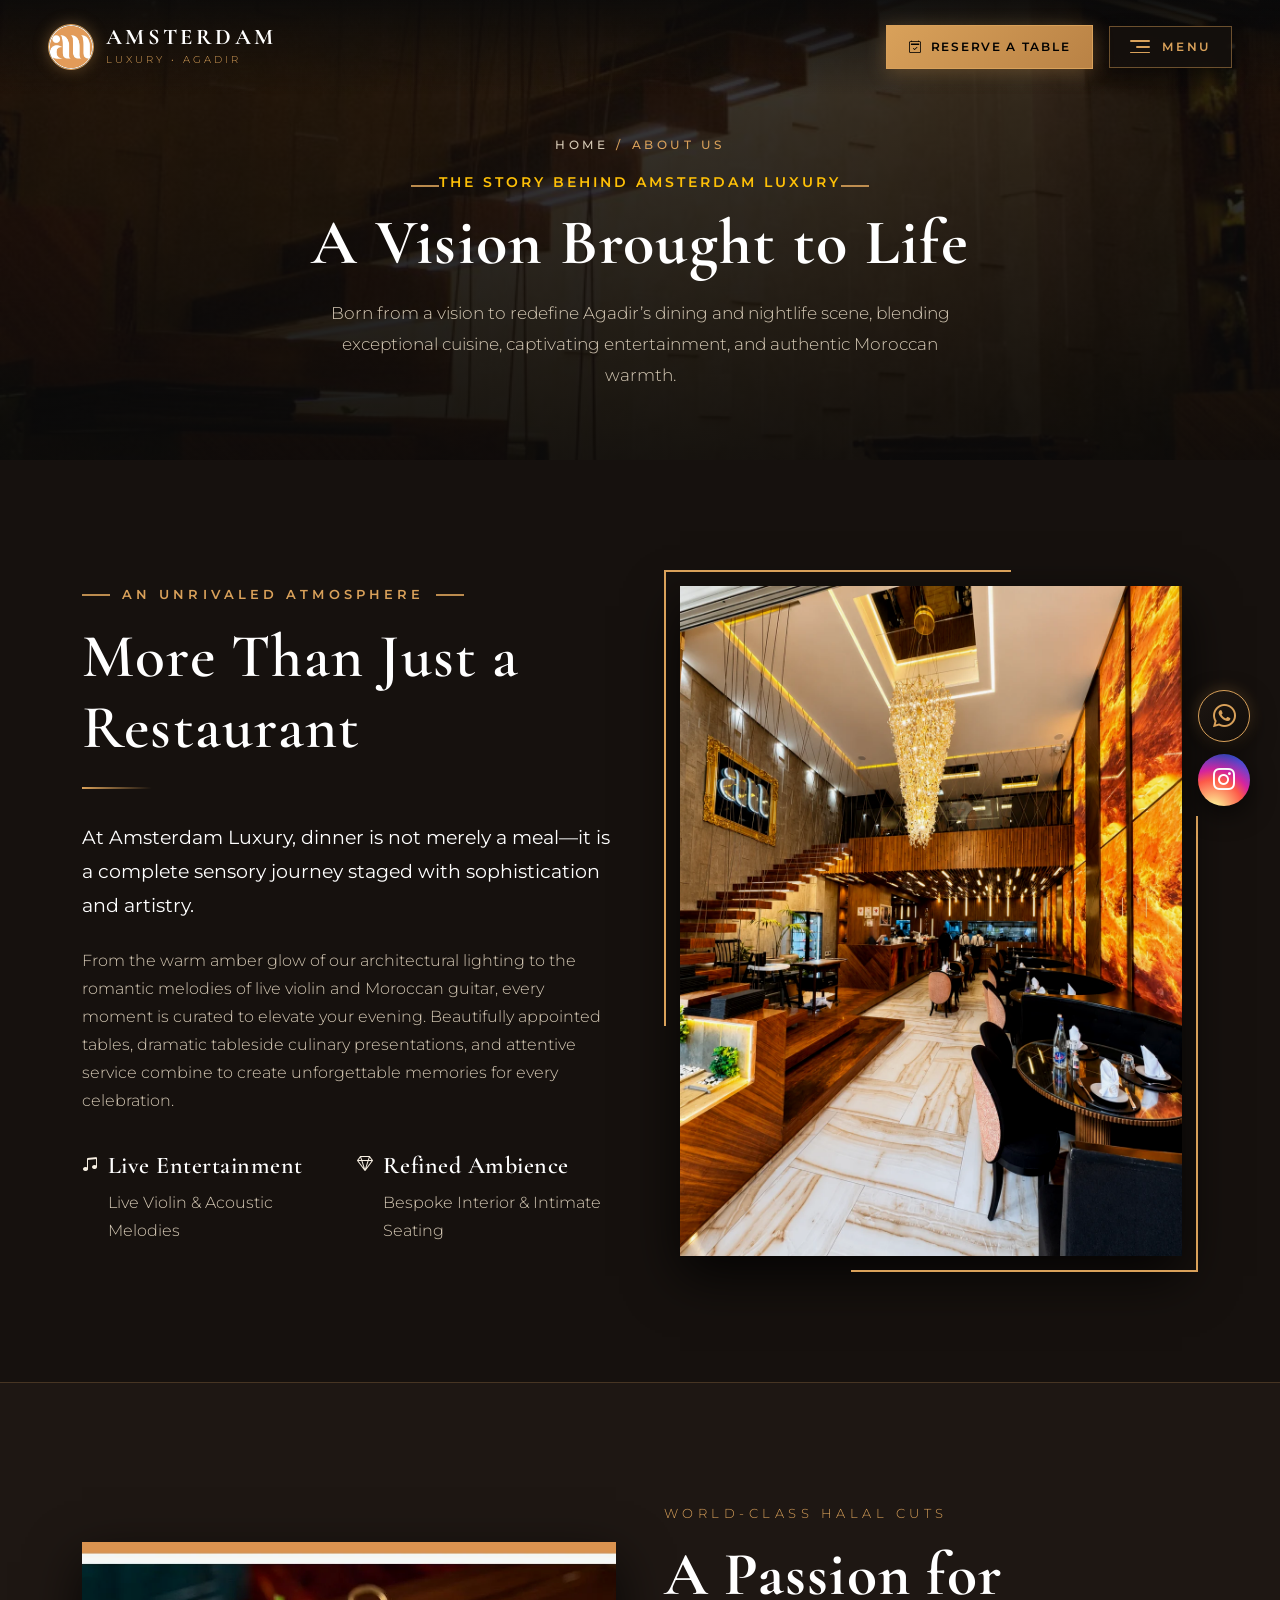
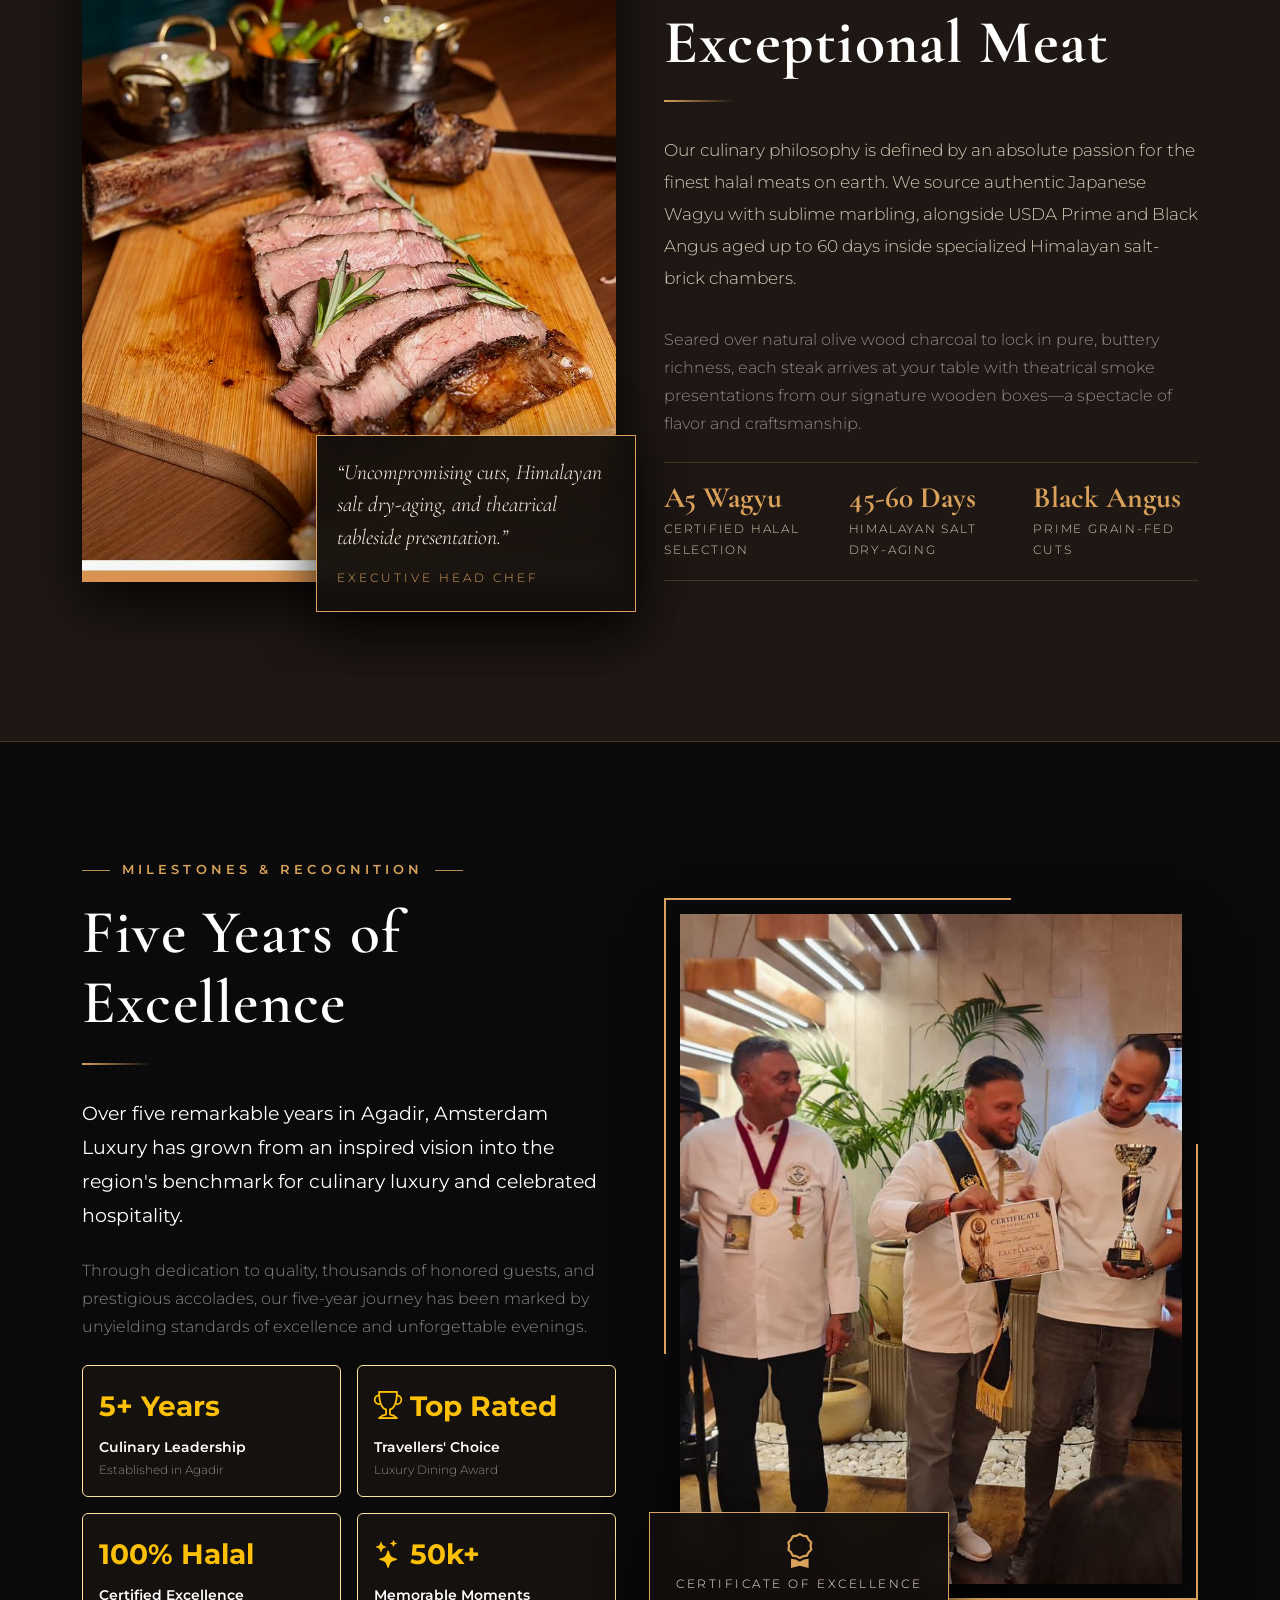
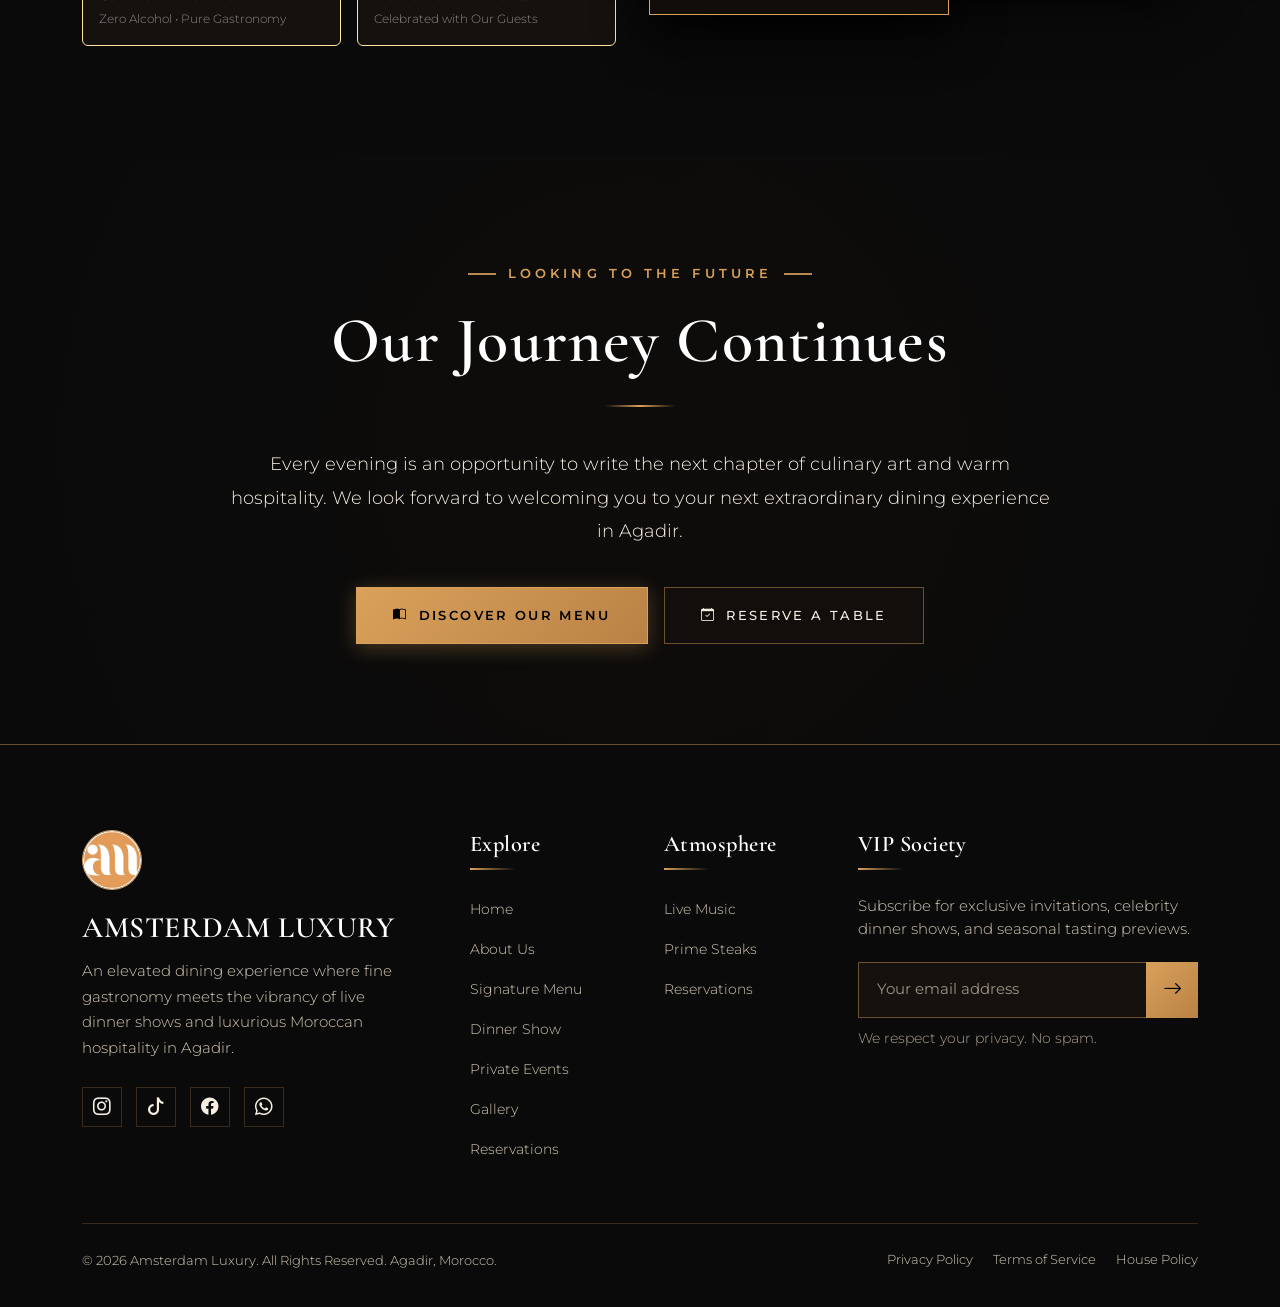
<file: about.html>
<!DOCTYPE html>
<html lang="en">

<head>
    <meta charset="UTF-8">
    <meta name="viewport" content="width=device-width, initial-scale=1.0">

    <!-- Primary SEO Meta Tags -->
    <title>About Us | Amsterdam Luxury Restaurant Agadir</title>
    <meta name="title" content="About Us | Amsterdam Luxury Restaurant Agadir">
    <meta name="description"
        content="Discover the story and heritage behind Amsterdam Luxury in Agadir. Where Michelin-inspired culinary mastery meets live dinner shows and bespoke Moroccan hospitality.">
    <meta name="keywords"
        content="About Amsterdam Luxury, Agadir fine dining history, luxury steakhouse Agadir, dinner show story Agadir">
    <meta name="robots" content="index, follow">
    <link rel="canonical" href="https://amsterdamluxury.ma/about.html">

    <!-- Open Graph / Facebook -->
    <meta property="og:type" content="restaurant">
    <meta property="og:url" content="https://amsterdamluxury.ma/about.html">
    <meta property="og:title" content="About Us | Amsterdam Luxury Restaurant Agadir">
    <meta property="og:description" content="Discover the story and heritage behind Amsterdam Luxury in Agadir.">
    <meta property="og:image" content="./assets/imgs/Amsterdam_BG.jpeg">

    <!-- Favicon -->
    <link rel="icon" type="image/jpeg" href="./assets/imgs/Amsterdam_Logo.jpeg">

    <!-- Bootstrap 5.3 CSS -->
    <link href="https://cdn.jsdelivr.net/npm/bootstrap@5.3.3/dist/css/bootstrap.min.css" rel="stylesheet"
        integrity="sha384-QWTKZyjpPEjISv5WaRU9OFeRpok6YctnYmDr5pNlyT2bRjXh0JMhjY6hW+ALEwIH" crossorigin="anonymous">

    <!-- Bootstrap Icons -->
    <link rel="stylesheet" href="https://cdn.jsdelivr.net/npm/bootstrap-icons@1.11.3/font/bootstrap-icons.min.css">

    <!-- AOS Animation Library CSS -->
    <link rel="stylesheet" href="https://cdn.jsdelivr.net/npm/aos@2.3.4/dist/aos.css">

    <!-- Custom Luxury Stylesheet -->
    <link rel="stylesheet" href="./assets/css/style.css">
</head>

<body>

    <!-- ======================================================================
         1. HEADER & NAVBAR
         ====================================================================== -->
    <header class="header_navbar">
        <div class="container-fluid px-lg-5 px-3">
            <div class="d-flex align-items-center justify-content-between">

                <!-- Brand / Logo -->
                <a href="index.html" class="brand_logo_link" aria-label="Amsterdam Luxury Homepage">
                    <img src="./assets/imgs/Amsterdam_Logo.jpeg" alt="Amsterdam Luxury Logo" class="brand_logo_img">
                    <div class="brand_text_box">
                        <span class="brand_title">AMSTERDAM</span>
                        <span class="brand_tagline">LUXURY • AGADIR</span>
                    </div>
                </a>

                <!-- Right Action Controls: Reserve Table + Menu Toggle -->
                <div class="d-flex align-items-center gap-3">
                    <a href="reservation.html" class="luxury_btn_gold header_reserve_btn">
                        <i class="bi bi-calendar2-check"></i> Reserve a Table
                    </a>

                    <!-- Luxury Menu Toggle Button -->
                    <button class="header_menu_toggle_btn" id="header_menu_toggle_btn"
                        aria-label="Toggle navigation menu">
                        <span class="toggle_bars_icon">
                            <span class="bar bar_top"></span>
                            <span class="bar bar_mid"></span>
                            <span class="bar bar_bot"></span>
                        </span>
                        <span class="toggle_btn_label">MENU</span>
                    </button>
                </div>

            </div>
        </div>
    </header>

    <!-- Luxury Sidebar Navigation Drawer -->
    <div class="drawer_backdrop"></div>
    <aside class="luxury_sidebar_drawer" aria-label="Main Navigation Sidebar">
        <div class="drawer_header">
            <a href="index.html" class="drawer_brand_box">
                <div class="drawer_brand_mark">
                    <img src="./assets/imgs/Amsterdam_Logo.jpeg" alt="Amsterdam Luxury" class="drawer_brand_logo">
                </div>
                <div>
                    <span class="drawer_brand_title">AMSTERDAM</span>
                    <span class="drawer_brand_sub">HAUTE GASTRONOMIE • AGADIR</span>
                </div>
            </a>
            <button class="drawer_close_btn" aria-label="Close navigation menu">
                <span>CLOSE</span>
                <i class="bi bi-x-lg"></i>
            </button>
        </div>

        <div class="drawer_body_content">
            <ul class="drawer_links">
                <li>
                    <a href="index.html" class="drawer_link">
                        <div class="drawer_link_left">
                            <span class="drawer_link_index">01</span>
                            <div class="drawer_link_text_wrap">
                                <span class="drawer_link_title">Home</span>
                                <span class="drawer_link_tag">Fine Dining & Lounge</span>
                            </div>
                        </div>
                        <div class="drawer_link_action">
                            <span class="drawer_link_glyph">✦</span>
                            <i class="bi bi-arrow-right drawer_link_arrow"></i>
                        </div>
                    </a>
                </li>
                <li>
                    <a href="about.html" class="drawer_link active">
                        <div class="drawer_link_left">
                            <span class="drawer_link_index">02</span>
                            <div class="drawer_link_text_wrap">
                                <span class="drawer_link_title">About Us</span>
                                <span class="drawer_link_tag">Our Heritage & Story</span>
                            </div>
                        </div>
                        <div class="drawer_link_action">
                            <span class="drawer_link_glyph">✦</span>
                            <i class="bi bi-arrow-right drawer_link_arrow"></i>
                        </div>
                    </a>
                </li>
                <li>
                    <a href="menu.html" class="drawer_link">
                        <div class="drawer_link_left">
                            <span class="drawer_link_index">03</span>
                            <div class="drawer_link_text_wrap">
                                <span class="drawer_link_title">Signature Menu</span>
                                <span class="drawer_link_tag">Haute Gastronomie Halal</span>
                            </div>
                        </div>
                        <div class="drawer_link_action">
                            <span class="drawer_link_glyph">✦</span>
                            <i class="bi bi-arrow-right drawer_link_arrow"></i>
                        </div>
                    </a>
                </li>
                <li>
                    <a href="dinner-show.html" class="drawer_link">
                        <div class="drawer_link_left">
                            <span class="drawer_link_index">04</span>
                            <div class="drawer_link_text_wrap">
                                <span class="drawer_link_title">Live Dinner Show</span>
                                <span class="drawer_link_tag">Sensorial Live Artistry</span>
                            </div>
                        </div>
                        <div class="drawer_link_action">
                            <span class="drawer_link_glyph">✦</span>
                            <i class="bi bi-arrow-right drawer_link_arrow"></i>
                        </div>
                    </a>
                </li>
                <li>
                    <a href="private-events.html" class="drawer_link">
                        <div class="drawer_link_left">
                            <span class="drawer_link_index">05</span>
                            <div class="drawer_link_text_wrap">
                                <span class="drawer_link_title">Private Events</span>
                                <span class="drawer_link_tag">VIP Salons & Celebrations</span>
                            </div>
                        </div>
                        <div class="drawer_link_action">
                            <span class="drawer_link_glyph">✦</span>
                            <i class="bi bi-arrow-right drawer_link_arrow"></i>
                        </div>
                    </a>
                </li>
                <li>
                    <a href="gallery.html" class="drawer_link">
                        <div class="drawer_link_left">
                            <span class="drawer_link_index">06</span>
                            <div class="drawer_link_text_wrap">
                                <span class="drawer_link_title">Visual Gallery</span>
                                <span class="drawer_link_tag">Atmosphere & Moments</span>
                            </div>
                        </div>
                        <div class="drawer_link_action">
                            <span class="drawer_link_glyph">✦</span>
                            <i class="bi bi-arrow-right drawer_link_arrow"></i>
                        </div>
                    </a>
                </li>
                <li>
                    <a href="reservation.html" class="drawer_link">
                        <div class="drawer_link_left">
                            <span class="drawer_link_index">07</span>
                            <div class="drawer_link_text_wrap">
                                <span class="drawer_link_title">Reservations</span>
                                <span class="drawer_link_tag">VIP Tables & Concierge</span>
                            </div>
                        </div>
                        <div class="drawer_link_action">
                            <span class="drawer_link_glyph">✦</span>
                            <i class="bi bi-arrow-right drawer_link_arrow"></i>
                        </div>
                    </a>
                </li>
                <li>
                    <a href="contact.html" class="drawer_link">
                        <div class="drawer_link_left">
                            <span class="drawer_link_index">08</span>
                            <div class="drawer_link_text_wrap">
                                <span class="drawer_link_title">Contact & Location</span>
                                <span class="drawer_link_tag">Agadir Bay, Morocco</span>
                            </div>
                        </div>
                        <div class="drawer_link_action">
                            <span class="drawer_link_glyph">✦</span>
                            <i class="bi bi-arrow-right drawer_link_arrow"></i>
                        </div>
                    </a>
                </li>
            </ul>
        </div>

        <div class="drawer_footer">
            <div class="drawer_action_grid">
                <a href="reservation.html" class="drawer_action_card drawer_action_reserve">
                    <span class="action_card_label">VIP RESERVATION</span>
                    <span class="action_card_main">
                        <span>Book Table</span>
                        <i class="bi bi-arrow-up-right"></i>
                    </span>
                </a>
                <a href="https://wa.me/212609070598" target="_blank" rel="noopener noreferrer"
                    class="drawer_action_card drawer_action_wa">
                    <span class="action_card_label">
                        <span class="radar_dot"></span> CONCIERGE 24/7
                    </span>
                    <span class="action_card_main">
                        <span>WhatsApp</span>
                        <i class="bi bi-whatsapp"></i>
                    </span>
                </a>
            </div>

            <div class="drawer_meta_bar">
                <span class="drawer_coords">AGADIR BAY — 30°25'N 9°36'W</span>
                <div class="drawer_social_minimal">
                    <a href="https://instagram.com/amsterdamagadir" target="_blank" rel="noopener noreferrer"
                        aria-label="Instagram">IG</a>
                    <span class="meta_dot">/</span>
                    <a href="https://tiktok.com/@amsterdamluxury" target="_blank" rel="noopener noreferrer"
                        aria-label="TikTok">TK</a>
                    <span class="meta_dot">/</span>
                    <a href="https://facebook.com" target="_blank" rel="noopener noreferrer"
                        aria-label="Facebook">FB</a>
                    <span class="meta_dot">/</span>
                    <a href="https://wa.me/212609070598" target="_blank" rel="noopener noreferrer"
                        aria-label="WhatsApp">WA</a>
                </div>
            </div>
        </div>
    </aside>

    <!-- ======================================================================
         SECTION 1 – HERO
         ====================================================================== -->
    <section class="page_header_section" style="background-image: url('./assets/imgs/Amsterdam_BG.jpeg');">
        <div class="page_header_overlay"></div>
        <div class="container">
            <div class="page_header_content" data-aos="fade-up">
                <div class="page_breadcrumb">
                    <a href="index.html">Home</a>
                    <span>/</span>
                    <span>About Us</span>
                </div>
                <span class="section_label text-warning text-uppercase mb-2 d-block"
                    style="letter-spacing: 3px; font-size: 0.85rem;">THE STORY BEHIND AMSTERDAM LUXURY</span>
                <h1 class="page_header_title">A Vision Brought to Life</h1>
                <p class="page_header_desc">
                    Born from a vision to redefine Agadir’s dining and nightlife scene, blending exceptional cuisine,
                    captivating entertainment, and authentic Moroccan warmth.
                </p>
            </div>
        </div>
    </section>

    <!-- ======================================================================
         SECTION 2 – MORE THAN JUST A RESTAURANT
         ====================================================================== -->
    <section class="luxury_section about_section">
        <div class="container">
            <div class="row align-items-center g-5">

                <div class="col-lg-6 col-12" data-aos="fade-right">
                    <div class="about_content_box">
                        <span class="section_label">AN UNRIVALED ATMOSPHERE</span>
                        <h2 class="section_title">More Than Just a Restaurant</h2>
                        <div class="gold_divider_left"></div>

                        <p class="about_lead_text">
                            At Amsterdam Luxury, dinner is not merely a meal—it is a complete sensory journey staged
                            with sophistication and artistry.
                        </p>

                        <p>
                            From the warm amber glow of our architectural lighting to the romantic melodies of live
                            violin and Moroccan guitar, every moment is curated to elevate your evening. Beautifully
                            appointed tables, dramatic tableside culinary presentations, and attentive service combine
                            to create unforgettable memories for every celebration.
                        </p>

                        <div class="row g-3 mt-3">
                            <div class="col-6">
                                <div class="about_feature_item">
                                    <i class="bi bi-music-note-beamed about_feature_icon"></i>
                                    <div>
                                        <h4 class="about_feature_title">Live Entertainment</h4>
                                        <p class="about_feature_sub">Live Violin & Acoustic Melodies</p>
                                    </div>
                                </div>
                            </div>
                            <div class="col-6">
                                <div class="about_feature_item">
                                    <i class="bi bi-gem about_feature_icon"></i>
                                    <div>
                                        <h4 class="about_feature_title">Refined Ambience</h4>
                                        <p class="about_feature_sub">Bespoke Interior & Intimate Seating</p>
                                    </div>
                                </div>
                            </div>
                        </div>
                    </div>
                </div>

                <div class="col-lg-6 col-12" data-aos="fade-left">
                    <div class="about_image_frame">
                        <img src="./assets/imgs/New_Gallery2.webp"
                            alt="Amsterdam Luxury Restaurant Atmosphere and Guests" class="about_main_img">
                    </div>
                </div>

            </div>
        </div>
    </section>

    <!-- ======================================================================
         SECTION 3 – A PASSION FOR EXCEPTIONAL MEAT
         ====================================================================== -->
    <section class="editorial_section" style="background: var(--dark_surface);">
        <div class="container">
            <div class="row align-items-center g-5">

                <div class="col-lg-6 col-12" data-aos="fade-right">
                    <div class="editorial_image_wrapper">
                        <img src="./assets/imgs/Menu1.webp" alt="Signature Prime Halal Wagyu Steak"
                            class="editorial_main_img">
                        <div class="editorial_quote_card">
                            <p class="editorial_quote_text">
                                “Uncompromising cuts, Himalayan salt dry-aging, and theatrical tableside presentation.”
                            </p>
                            <span class="editorial_quote_author">Executive Head Chef</span>
                        </div>
                    </div>
                </div>

                <div class="col-lg-6 col-12" data-aos="fade-left">
                    <span class="editorial_eyebrow">WORLD-CLASS HALAL CUTS</span>
                    <h2 class="editorial_headline">A Passion for Exceptional Meat</h2>
                    <div class="gold_divider_left"></div>
                    <p class="editorial_p">
                        Our culinary philosophy is defined by an absolute passion for the finest halal meats on earth.
                        We source authentic Japanese Wagyu with sublime marbling, alongside USDA Prime and Black Angus
                        aged up to 60 days inside specialized Himalayan salt-brick chambers.
                    </p>
                    <p class="text-white-50">
                        Seared over natural olive wood charcoal to lock in pure, buttery richness, each steak arrives at
                        your table with theatrical smoke presentations from our signature wooden boxes—a spectacle of
                        flavor and craftsmanship.
                    </p>

                    <div class="editorial_spec_grid mt-4">
                        <div>
                            <span class="spec_value">A5 Wagyu</span>
                            <span class="spec_label">Certified Halal Selection</span>
                        </div>
                        <div>
                            <span class="spec_value">45-60 Days</span>
                            <span class="spec_label">Himalayan Salt Dry-Aging</span>
                        </div>
                        <div>
                            <span class="spec_value">Black Angus</span>
                            <span class="spec_label">Prime Grain-Fed Cuts</span>
                        </div>
                    </div>
                </div>

            </div>
        </div>
    </section>

    <!-- ======================================================================
         SECTION 4 – FIVE YEARS OF EXCELLENCE
         ====================================================================== -->
    <section class="luxury_section experience_section">
        <div class="container">
            <div class="row align-items-center g-5">

                <div class="col-lg-6 col-12" data-aos="fade-right">
                    <span class="section_label">MILESTONES & RECOGNITION</span>
                    <h2 class="section_title">Five Years of Excellence</h2>
                    <div class="gold_divider_left"></div>

                    <p class="about_lead_text">
                        Over five remarkable years in Agadir, Amsterdam Luxury has grown from an inspired vision into
                        the region's benchmark for culinary luxury and celebrated hospitality.
                    </p>

                    <p class="text-white-50 mb-4">
                        Through dedication to quality, thousands of honored guests, and prestigious accolades, our
                        five-year journey has been marked by unyielding standards of excellence and unforgettable
                        evenings.
                    </p>

                    <div class="row g-3">
                        <div class="col-6">
                            <div class="p-3 border border-warning-subtle"
                                style="background: rgba(26, 20, 16, 0.7); border-radius: 6px;">
                                <div class="text-warning fs-3 fw-bold mb-1">5+ Years</div>
                                <div class="text-white small fw-semibold">Culinary Leadership</div>
                                <div class="text-white-50" style="font-size: 0.75rem;">Established in Agadir</div>
                            </div>
                        </div>
                        <div class="col-6">
                            <div class="p-3 border border-warning-subtle"
                                style="background: rgba(26, 20, 16, 0.7); border-radius: 6px;">
                                <div class="text-warning fs-3 fw-bold mb-1"><i class="bi bi-trophy"></i> Top Rated</div>
                                <div class="text-white small fw-semibold">Travellers' Choice</div>
                                <div class="text-white-50" style="font-size: 0.75rem;">Luxury Dining Award</div>
                            </div>
                        </div>
                        <div class="col-6">
                            <div class="p-3 border border-warning-subtle"
                                style="background: rgba(26, 20, 16, 0.7); border-radius: 6px;">
                                <div class="text-warning fs-3 fw-bold mb-1">100% Halal</div>
                                <div class="text-white small fw-semibold">Certified Excellence</div>
                                <div class="text-white-50" style="font-size: 0.75rem;">Zero Alcohol • Pure Gastronomy
                                </div>
                            </div>
                        </div>
                        <div class="col-6">
                            <div class="p-3 border border-warning-subtle"
                                style="background: rgba(26, 20, 16, 0.7); border-radius: 6px;">
                                <div class="text-warning fs-3 fw-bold mb-1"><i class="bi bi-stars"></i> 50k+</div>
                                <div class="text-white small fw-semibold">Memorable Moments</div>
                                <div class="text-white-50" style="font-size: 0.75rem;">Celebrated with Our Guests</div>
                            </div>
                        </div>
                    </div>
                </div>

                <div class="col-lg-6 col-12" data-aos="fade-left">
                    <div class="about_image_frame">
                        <img src="./assets/imgs/media/Media1.jpeg"
                            alt="Amsterdam Luxury Agadir Certificate of Excellence Award" class="about_main_img">
                        <div class="about_floating_badge">
                            <span class="badge_number"><i class="bi bi-award"></i></span>
                            <span class="badge_text">Certificate of Excellence</span>
                        </div>
                    </div>
                </div>

            </div>
        </div>
    </section>

    <!-- ======================================================================
         SECTION 5 – OUR JOURNEY CONTINUES
         ====================================================================== -->
    <section class="atmosphere_section"
        style="background-image: url('./assets/imgs/New_Gallery3.webp');">
        <div class="atmosphere_overlay"></div>
        <div class="container">
            <div class="atmosphere_content" data-aos="zoom-in">
                <span class="section_label">LOOKING TO THE FUTURE</span>
                <h2 class="atmosphere_title">Our Journey Continues</h2>
                <div class="gold_divider"></div>
                <p class="atmosphere_text">
                    Every evening is an opportunity to write the next chapter of culinary art and warm hospitality. We
                    look forward to welcoming you to your next extraordinary dining experience in Agadir.
                </p>
                <div class="d-flex justify-content-center gap-3 flex-wrap mt-4">
                    <a href="menu.html" class="luxury_btn_gold">
                        <i class="bi bi-book-half"></i> Discover Our Menu
                    </a>
                    <a href="reservation.html" class="luxury_btn_outline">
                        <i class="bi bi-calendar-check"></i> Reserve a Table
                    </a>
                </div>
            </div>
        </div>
    </section>

    <!-- ======================================================================
         7. FOOTER
         ====================================================================== -->
    <footer class="luxury_footer">
        <div class="container">
            <div class="row g-5">

                <div class="col-lg-4 col-md-6 col-12">
                    <img src="./assets/imgs/Amsterdam_Logo.jpeg" alt="Amsterdam Luxury Logo" class="footer_brand_logo">
                    <h3 class="footer_brand_title">AMSTERDAM LUXURY</h3>
                    <p class="footer_brand_desc">
                        An elevated dining experience where fine gastronomy meets the vibrancy of live dinner shows and
                        luxurious Moroccan hospitality in Agadir.
                    </p>
                    <div class="footer_social_icons">
                        <a href="https://instagram.com/amsterdamagadir" target="_blank" rel="noopener noreferrer"
                            class="footer_social_btn" aria-label="Instagram"><i class="bi bi-instagram"></i></a>
                        <a href="https://tiktok.com/@amsterdamluxury" target="_blank" rel="noopener noreferrer"
                            class="footer_social_btn" aria-label="TikTok"><i class="bi bi-tiktok"></i></a>
                        <a href="https://facebook.com" target="_blank" rel="noopener noreferrer"
                            class="footer_social_btn" aria-label="Facebook"><i class="bi bi-facebook"></i></a>
                        <a href="https://wa.me/212609070598" target="_blank" rel="noopener noreferrer"
                            class="footer_social_btn" aria-label="WhatsApp"><i class="bi bi-whatsapp"></i></a>
                    </div>
                </div>

                <div class="col-lg-2 col-md-6 col-6">
                    <h4 class="footer_heading">Explore</h4>
                    <ul class="footer_links_list">
                        <li><a href="index.html" class="footer_link_item">Home</a></li>
                        <li><a href="about.html" class="footer_link_item">About Us</a></li>
                        <li><a href="menu.html" class="footer_link_item">Signature Menu</a></li>
                        <li><a href="dinner-show.html" class="footer_link_item">Dinner Show</a></li>
                        <li><a href="private-events.html" class="footer_link_item">Private Events</a></li>
                        <li><a href="gallery.html" class="footer_link_item">Gallery</a></li>
                        <li><a href="reservation.html" class="footer_link_item">Reservations</a></li>
                    </ul>
                </div>

                <div class="col-lg-2 col-md-6 col-6">
                    <h4 class="footer_heading">Atmosphere</h4>
                    <ul class="footer_links_list">
                        <li><a href="dinner-show.html" class="footer_link_item">Live Music</a></li>
                        <li><a href="menu.html" class="footer_link_item">Prime Steaks</a></li>
                        <li><a href="reservation.html" class="footer_link_item">Reservations</a></li>
                    </ul>
                </div>

                <div class="col-lg-4 col-md-6 col-12">
                    <h4 class="footer_heading">VIP Society</h4>
                    <p class="footer_newsletter_desc">
                        Subscribe for exclusive invitations, celebrity dinner shows, and seasonal tasting previews.
                    </p>
                    <form class="newsletter_form"
                        onsubmit="event.preventDefault(); show_luxury_toast('Subscribed Successfully', 'Thank you for joining the Amsterdam Luxury society.'); this.reset();">
                        <input type="email" class="newsletter_input" placeholder="Your email address" required>
                        <button type="submit" class="newsletter_submit_btn" aria-label="Subscribe"><i
                                class="bi bi-arrow-right"></i></button>
                    </form>
                    <small class="text-muted d-block mt-2">We respect your privacy. No spam.</small>
                </div>

            </div>

            <div class="footer_bottom_bar">
                <p class="copyright_text">&copy; 2026 Amsterdam Luxury. All Rights Reserved. Agadir, Morocco.</p>
                <div class="legal_links">
                    <a href="about.html" class="legal_link">Privacy Policy</a>
                    <a href="about.html" class="legal_link">Terms of Service</a>
                    <a href="contact.html" class="legal_link">House Policy</a>
                </div>
            </div>

        </div>
    </footer>

    <!-- Floating Actions -->
    <div class="floating_actions_wrapper">
        <a href="https://wa.me/212609070598" target="_blank" rel="noopener noreferrer"
            class="floating_btn floating_btn_whatsapp" aria-label="Chat on WhatsApp"><i class="bi bi-whatsapp"></i></a>
        <a href="https://instagram.com/amsterdamagadir" target="_blank" rel="noopener noreferrer"
            class="floating_btn floating_btn_instagram" aria-label="Follow Instagram"><i
                class="bi bi-instagram"></i></a>
        <button id="back_to_top_btn" class="floating_btn floating_btn_top" aria-label="Back to top"><i
                class="bi bi-arrow-up"></i></button>
    </div>

    <!-- Bootstrap 5.3 JS Bundle & AOS -->
    <script src="https://cdn.jsdelivr.net/npm/bootstrap@5.3.3/dist/js/bootstrap.bundle.min.js"
        integrity="sha384-YvpcrYf0tY3lHB60NNkmXc5s9fDVZLESaAA55NDzOxhy9GkcIdslK1eN7N6jIeHz"
        crossorigin="anonymous"></script>
    <script src="https://cdn.jsdelivr.net/npm/aos@2.3.4/dist/aos.js"></script>
    <script src="./assets/js/script.js"></script>
</body>

</html>
</file>
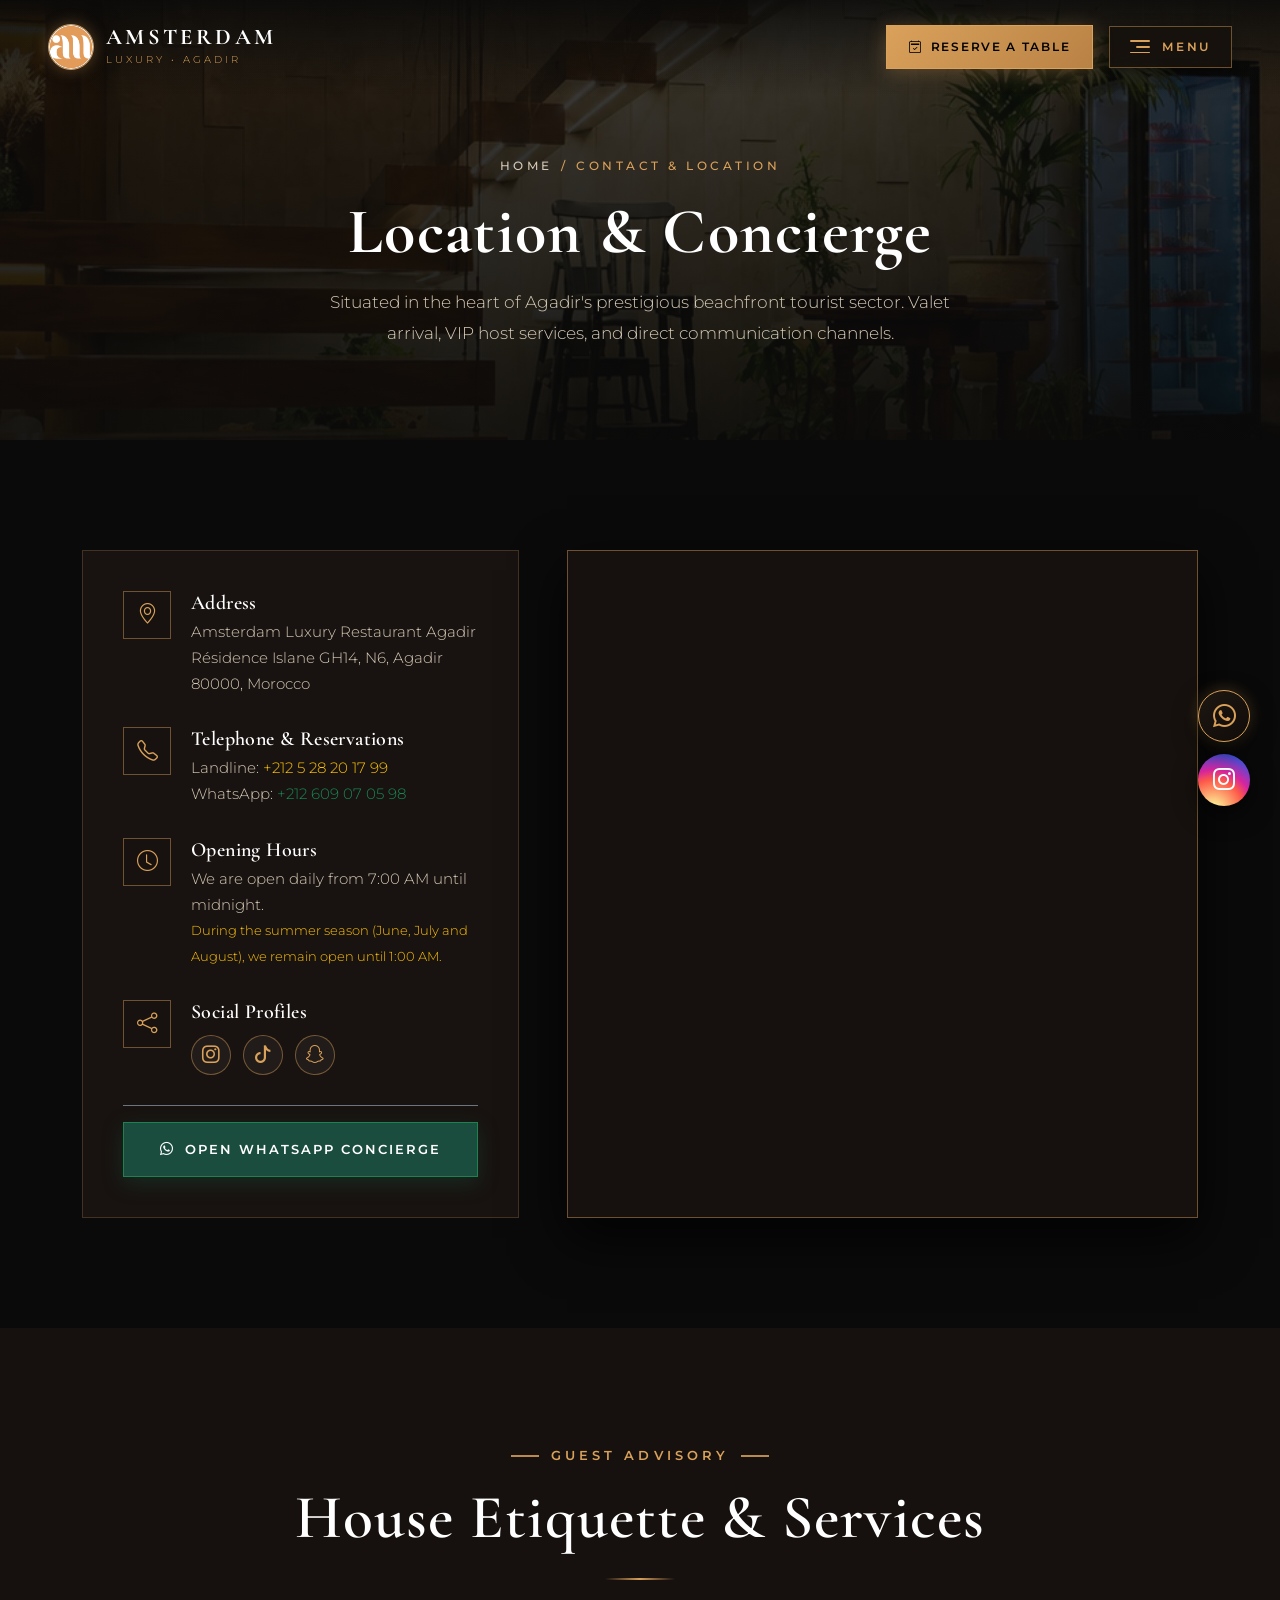
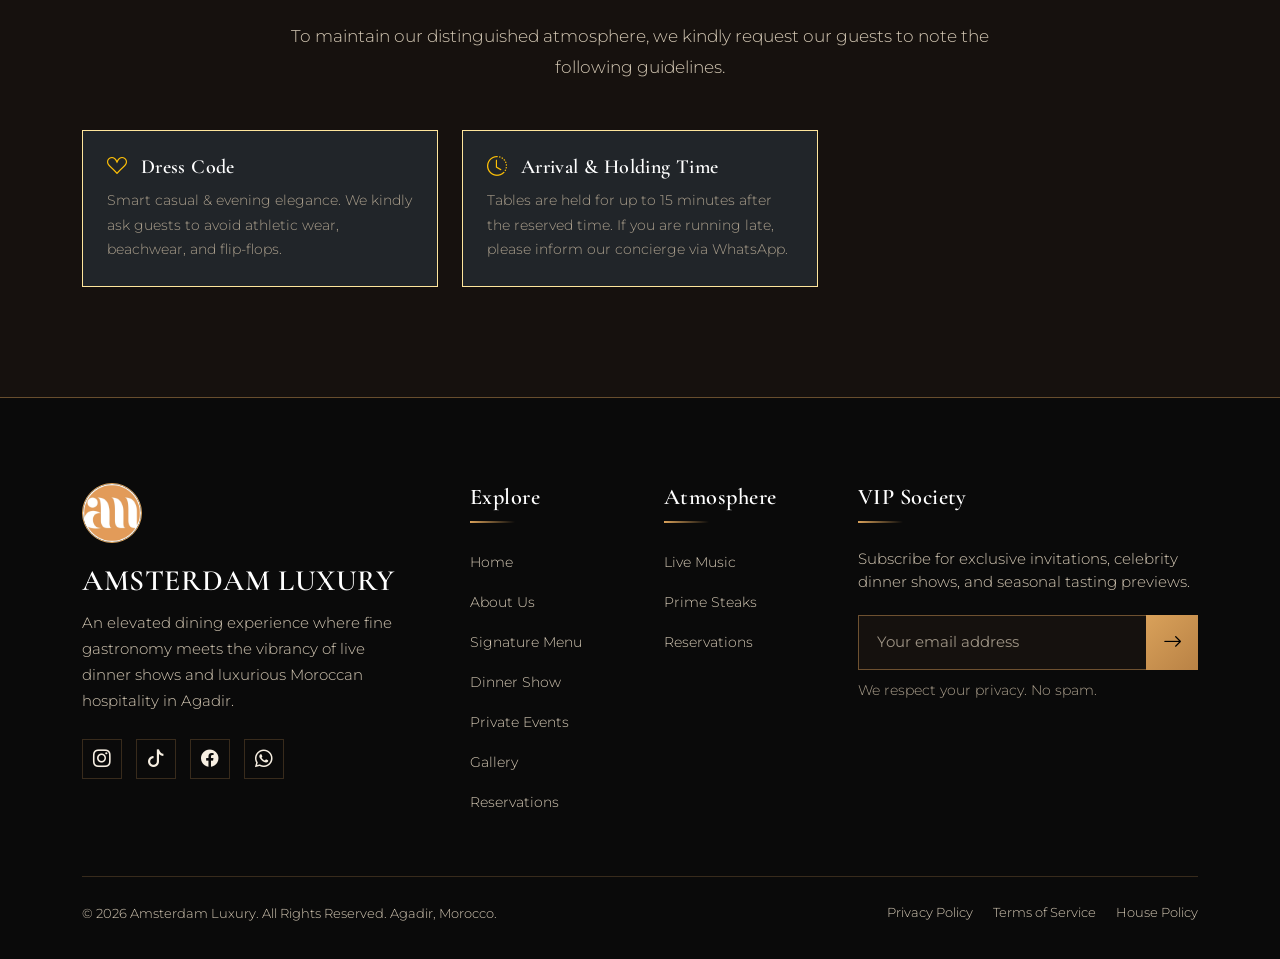
<file: contact.html>
<!DOCTYPE html>
<html lang="en">

<head>
    <meta charset="UTF-8">
    <meta name="viewport" content="width=device-width, initial-scale=1.0">

    <!-- Primary SEO Meta Tags -->
    <title>Contact & Location | Amsterdam Luxury Restaurant Agadir</title>
    <meta name="title" content="Contact & Location | Amsterdam Luxury Restaurant Agadir">
    <meta name="description"
        content="Find Amsterdam Luxury in Agadir's tourist zone. View interactive maps, opening hours, dress code policies, and contact our VIP concierge.">
    <meta name="keywords"
        content="Amsterdam Luxury location, Agadir restaurant address, contact Amsterdam Luxury Agadir, Agadir fine dining">
    <meta name="robots" content="index, follow">
    <link rel="canonical" href="https://amsterdamluxury.ma/contact.html">

    <!-- Open Graph / Facebook -->
    <meta property="og:type" content="website">
    <meta property="og:url" content="https://amsterdamluxury.ma/contact.html">
    <meta property="og:title" content="Contact & Location | Amsterdam Luxury Restaurant Agadir">
    <meta property="og:description"
        content="Find Amsterdam Luxury in Agadir's tourist zone. View maps, valet details, and contact our VIP concierge.">
    <meta property="og:image" content="./assets/imgs/Amsterdam_BG.jpeg">

    <!-- Favicon -->
    <link rel="icon" type="image/jpeg" href="./assets/imgs/Amsterdam_Logo.jpeg">

    <!-- Bootstrap 5.3 CSS -->
    <link href="https://cdn.jsdelivr.net/npm/bootstrap@5.3.3/dist/css/bootstrap.min.css" rel="stylesheet"
        integrity="sha384-QWTKZyjpPEjISv5WaRU9OFeRpok6YctnYmDr5pNlyT2bRjXh0JMhjY6hW+ALEwIH" crossorigin="anonymous">

    <!-- Bootstrap Icons -->
    <link rel="stylesheet" href="https://cdn.jsdelivr.net/npm/bootstrap-icons@1.11.3/font/bootstrap-icons.min.css">

    <!-- AOS Animation Library CSS -->
    <link rel="stylesheet" href="https://cdn.jsdelivr.net/npm/aos@2.3.4/dist/aos.css">

    <!-- Custom Luxury Stylesheet -->
    <link rel="stylesheet" href="./assets/css/style.css">
</head>

<body>

    <!-- ======================================================================
         1. HEADER & NAVBAR
         ====================================================================== -->
    <header class="header_navbar">
        <div class="container-fluid px-lg-5 px-3">
            <div class="d-flex align-items-center justify-content-between">

                <!-- Brand / Logo -->
                <a href="index.html" class="brand_logo_link" aria-label="Amsterdam Luxury Homepage">
                    <img src="./assets/imgs/Amsterdam_Logo.jpeg" alt="Amsterdam Luxury Logo" class="brand_logo_img">
                    <div class="brand_text_box">
                        <span class="brand_title">AMSTERDAM</span>
                        <span class="brand_tagline">LUXURY • AGADIR</span>
                    </div>
                </a>

                <!-- Right Action Controls: Reserve Table + Menu Toggle -->
                <div class="d-flex align-items-center gap-3">
                    <a href="reservation.html" class="luxury_btn_gold header_reserve_btn">
                        <i class="bi bi-calendar2-check"></i> Reserve a Table
                    </a>

                    <!-- Luxury Menu Toggle Button -->
                    <button class="header_menu_toggle_btn" id="header_menu_toggle_btn"
                        aria-label="Toggle navigation menu">
                        <span class="toggle_bars_icon">
                            <span class="bar bar_top"></span>
                            <span class="bar bar_mid"></span>
                            <span class="bar bar_bot"></span>
                        </span>
                        <span class="toggle_btn_label">MENU</span>
                    </button>
                </div>

            </div>
        </div>
    </header>

    <!-- Luxury Sidebar Navigation Drawer -->
    <div class="drawer_backdrop"></div>
    <aside class="luxury_sidebar_drawer" aria-label="Main Navigation Sidebar">
        <div class="drawer_header">
            <a href="index.html" class="drawer_brand_box">
                <div class="drawer_brand_mark">
                    <img src="./assets/imgs/Amsterdam_Logo.jpeg" alt="Amsterdam Luxury" class="drawer_brand_logo">
                </div>
                <div>
                    <span class="drawer_brand_title">AMSTERDAM</span>
                    <span class="drawer_brand_sub">HAUTE GASTRONOMIE • AGADIR</span>
                </div>
            </a>
            <button class="drawer_close_btn" aria-label="Close navigation menu">
                <span>CLOSE</span>
                <i class="bi bi-x-lg"></i>
            </button>
        </div>

        <div class="drawer_body_content">
            <ul class="drawer_links">
                <li>
                    <a href="index.html" class="drawer_link">
                        <div class="drawer_link_left">
                            <span class="drawer_link_index">01</span>
                            <div class="drawer_link_text_wrap">
                                <span class="drawer_link_title">Home</span>
                                <span class="drawer_link_tag">Fine Dining & Lounge</span>
                            </div>
                        </div>
                        <div class="drawer_link_action">
                            <span class="drawer_link_glyph">✦</span>
                            <i class="bi bi-arrow-right drawer_link_arrow"></i>
                        </div>
                    </a>
                </li>
                <li>
                    <a href="about.html" class="drawer_link">
                        <div class="drawer_link_left">
                            <span class="drawer_link_index">02</span>
                            <div class="drawer_link_text_wrap">
                                <span class="drawer_link_title">About Us</span>
                                <span class="drawer_link_tag">Our Heritage & Story</span>
                            </div>
                        </div>
                        <div class="drawer_link_action">
                            <span class="drawer_link_glyph">✦</span>
                            <i class="bi bi-arrow-right drawer_link_arrow"></i>
                        </div>
                    </a>
                </li>
                <li>
                    <a href="menu.html" class="drawer_link">
                        <div class="drawer_link_left">
                            <span class="drawer_link_index">03</span>
                            <div class="drawer_link_text_wrap">
                                <span class="drawer_link_title">Signature Menu</span>
                                <span class="drawer_link_tag">Haute Gastronomie Halal</span>
                            </div>
                        </div>
                        <div class="drawer_link_action">
                            <span class="drawer_link_glyph">✦</span>
                            <i class="bi bi-arrow-right drawer_link_arrow"></i>
                        </div>
                    </a>
                </li>
                <li>
                    <a href="dinner-show.html" class="drawer_link">
                        <div class="drawer_link_left">
                            <span class="drawer_link_index">04</span>
                            <div class="drawer_link_text_wrap">
                                <span class="drawer_link_title">Live Dinner Show</span>
                                <span class="drawer_link_tag">Sensorial Live Artistry</span>
                            </div>
                        </div>
                        <div class="drawer_link_action">
                            <span class="drawer_link_glyph">✦</span>
                            <i class="bi bi-arrow-right drawer_link_arrow"></i>
                        </div>
                    </a>
                </li>
                <li>
                    <a href="private-events.html" class="drawer_link">
                        <div class="drawer_link_left">
                            <span class="drawer_link_index">05</span>
                            <div class="drawer_link_text_wrap">
                                <span class="drawer_link_title">Private Events</span>
                                <span class="drawer_link_tag">VIP Salons & Celebrations</span>
                            </div>
                        </div>
                        <div class="drawer_link_action">
                            <span class="drawer_link_glyph">✦</span>
                            <i class="bi bi-arrow-right drawer_link_arrow"></i>
                        </div>
                    </a>
                </li>
                <li>
                    <a href="gallery.html" class="drawer_link">
                        <div class="drawer_link_left">
                            <span class="drawer_link_index">06</span>
                            <div class="drawer_link_text_wrap">
                                <span class="drawer_link_title">Visual Gallery</span>
                                <span class="drawer_link_tag">Atmosphere & Moments</span>
                            </div>
                        </div>
                        <div class="drawer_link_action">
                            <span class="drawer_link_glyph">✦</span>
                            <i class="bi bi-arrow-right drawer_link_arrow"></i>
                        </div>
                    </a>
                </li>
                <li>
                    <a href="reservation.html" class="drawer_link">
                        <div class="drawer_link_left">
                            <span class="drawer_link_index">07</span>
                            <div class="drawer_link_text_wrap">
                                <span class="drawer_link_title">Reservations</span>
                                <span class="drawer_link_tag">VIP Tables & Concierge</span>
                            </div>
                        </div>
                        <div class="drawer_link_action">
                            <span class="drawer_link_glyph">✦</span>
                            <i class="bi bi-arrow-right drawer_link_arrow"></i>
                        </div>
                    </a>
                </li>
                <li>
                    <a href="contact.html" class="drawer_link active">
                        <div class="drawer_link_left">
                            <span class="drawer_link_index">08</span>
                            <div class="drawer_link_text_wrap">
                                <span class="drawer_link_title">Contact & Location</span>
                                <span class="drawer_link_tag">Agadir Bay, Morocco</span>
                            </div>
                        </div>
                        <div class="drawer_link_action">
                            <span class="drawer_link_glyph">✦</span>
                            <i class="bi bi-arrow-right drawer_link_arrow"></i>
                        </div>
                    </a>
                </li>
            </ul>
        </div>

        <div class="drawer_footer">
            <div class="drawer_action_grid">
                <a href="reservation.html" class="drawer_action_card drawer_action_reserve">
                    <span class="action_card_label">VIP RESERVATION</span>
                    <span class="action_card_main">
                        <span>Book Table</span>
                        <i class="bi bi-arrow-up-right"></i>
                    </span>
                </a>
                <a href="https://wa.me/212609070598" target="_blank" rel="noopener noreferrer"
                    class="drawer_action_card drawer_action_wa">
                    <span class="action_card_label">
                        <span class="radar_dot"></span> CONCIERGE 24/7
                    </span>
                    <span class="action_card_main">
                        <span>WhatsApp</span>
                        <i class="bi bi-whatsapp"></i>
                    </span>
                </a>
            </div>

            <div class="drawer_meta_bar">
                <span class="drawer_coords">AGADIR BAY — 30°25'N 9°36'W</span>
                <div class="drawer_social_minimal">
                    <a href="https://instagram.com/amsterdamagadir" target="_blank" rel="noopener noreferrer"
                        aria-label="Instagram">IG</a>
                    <span class="meta_dot">/</span>
                    <a href="https://tiktok.com/@amsterdamluxury" target="_blank" rel="noopener noreferrer"
                        aria-label="TikTok">TK</a>
                    <span class="meta_dot">/</span>
                    <a href="https://facebook.com" target="_blank" rel="noopener noreferrer"
                        aria-label="Facebook">FB</a>
                    <span class="meta_dot">/</span>
                    <a href="https://wa.me/212609070598" target="_blank" rel="noopener noreferrer"
                        aria-label="WhatsApp">WA</a>
                </div>
            </div>
        </div>
    </aside>

    <!-- ======================================================================
         2. PAGE HEADER BANNER
         ====================================================================== -->
    <section class="page_header_section"
        style="background-image: url('./assets/imgs/Restaurant/Restaurent_Asthetic6.webp');">
        <div class="page_header_overlay"></div>
        <div class="container">
            <div class="page_header_content" data-aos="fade-up">
                <div class="page_breadcrumb">
                    <a href="index.html">Home</a>
                    <span>/</span>
                    <span>Contact & Location</span>
                </div>
                <h1 class="page_header_title">Location & Concierge</h1>
                <p class="page_header_desc">
                    Situated in the heart of Agadir's prestigious beachfront tourist sector. Valet arrival, VIP host
                    services, and direct communication channels.
                </p>
            </div>
        </div>
    </section>

    <!-- ======================================================================
         3. CONTACT DETAILS & INTERACTIVE GOOGLE MAPS
         ====================================================================== -->
    <section class="luxury_section contact_section">
        <div class="container">

            <div class="row g-5">

                <!-- Left: Contact Details -->
                <div class="col-lg-5 col-12" data-aos="fade-right">
                    <div class="contact_info_card">

                        <div class="contact_info_item">
                            <div class="contact_icon_box">
                                <i class="bi bi-geo-alt"></i>
                            </div>
                            <div>
                                <h3 class="contact_item_title">Address</h3>
                                <p class="contact_item_text">
                                    Amsterdam Luxury Restaurant Agadir<br>
                                    Résidence Islane GH14, N6, Agadir 80000, Morocco
                                </p>
                            </div>
                        </div>

                        <div class="contact_info_item">
                            <div class="contact_icon_box">
                                <i class="bi bi-telephone"></i>
                            </div>
                            <div>
                                <h3 class="contact_item_title">Telephone & Reservations</h3>
                                <p class="contact_item_text">
                                    Landline: <a href="tel:+212528201799" class="text-warning">+212 5 28 20 17
                                        99</a><br>
                                    WhatsApp: <a href="https://wa.me/212609070598" target="_blank"
                                        rel="noopener noreferrer" class="text-success">+212 609 07 05 98</a>
                                </p>
                            </div>
                        </div>

                        <div class="contact_info_item">
                            <div class="contact_icon_box">
                                <i class="bi bi-clock"></i>
                            </div>
                            <div>
                                <h3 class="contact_item_title">Opening Hours</h3>
                                <p class="contact_item_text">
                                    We are open daily from 7:00 AM until midnight.<br>
                                    <span class="text-warning small">During the summer season (June, July and August),
                                        we remain open until 1:00 AM.</span>
                                </p>
                            </div>
                        </div>

                        <div class="contact_info_item">
                            <div class="contact_icon_box">
                                <i class="bi bi-share"></i>
                            </div>
                            <div>
                                <h3 class="contact_item_title">Social Profiles</h3>
                                <div class="contact_social_icons">
                                    <a href="https://instagram.com/amsterdamagadir" target="_blank"
                                        rel="noopener noreferrer" class="contact_social_btn"
                                        aria-label="Instagram (@amsterdamagadir)" title="Instagram: @amsterdamagadir">
                                        <i class="bi bi-instagram"></i>
                                    </a>
                                    <a href="https://tiktok.com/@amsterdamluxury" target="_blank"
                                        rel="noopener noreferrer" class="contact_social_btn"
                                        aria-label="TikTok (@amsterdamluxury)" title="TikTok: @amsterdamluxury">
                                        <i class="bi bi-tiktok"></i>
                                    </a>
                                    <a href="https://www.snapchat.com/add/amsterdamluxe" target="_blank"
                                        rel="noopener noreferrer" class="contact_social_btn"
                                        aria-label="Snapchat (@amsterdamluxe)" title="Snapchat: @amsterdamluxe">
                                        <i class="bi bi-snapchat"></i>
                                    </a>
                                </div>
                            </div>
                        </div>

                        <div class="mt-4 pt-3 border-top border-secondary">
                            <a href="https://wa.me/212609070598" target="_blank" rel="noopener noreferrer"
                                class="luxury_btn_whatsapp w-100">
                                <i class="bi bi-whatsapp"></i> Open WhatsApp Concierge
                            </a>
                        </div>

                    </div>
                </div>

                <!-- Right: Interactive Google Maps Frame -->
                <div class="col-lg-7 col-12" data-aos="fade-left">
                    <div class="map_container">
                        <iframe class="map_iframe"
                            src="https://www.google.com/maps/embed?pb=!1m18!1m12!1m3!1d3439.9476678224432!2d-9.568495118083836!3d30.437585409565937!2m3!1f0!2f0!3f0!3m2!1i1024!2i768!4f13.1!3m3!1m2!1s0xdb3b7f7e729b727%3A0xa38ffd8122e86ce6!2sAmsterdam%20Luxury%20Restaurant%20Agadir!5e0!3m2!1sen!2s!4v1787429672536!5m2!1sen!2s"
                            allowfullscreen="" loading="lazy" referrerpolicy="strict-origin-when-cross-origin"></iframe>
                    </div>
                </div>

            </div>

        </div>
    </section>

    <!-- ======================================================================
         4. GUEST POLICIES & CONCIERGE FAQ
         ====================================================================== -->
    <section class="luxury_section about_section">
        <div class="container">
            <div class="text-center" data-aos="fade-up">
                <span class="section_label">GUEST ADVISORY</span>
                <h2 class="section_title">House Etiquette & Services</h2>
                <div class="gold_divider"></div>
                <p class="section_subtitle">
                    To maintain our distinguished atmosphere, we kindly request our guests to note the following
                    guidelines.
                </p>
            </div>

            <div class="row g-4 mt-4">

                <div class="col-md-4 col-12" data-aos="fade-up" data-aos-delay="100">
                    <div class="p-4 border border-warning-subtle bg-dark h-100">
                        <h4 class="text-white fs-5 mb-2"><i class="bi bi-suit-heart text-warning me-2"></i> Dress Code
                        </h4>
                        <p class="text-muted small mb-0">
                            Smart casual & evening elegance. We kindly ask guests to avoid athletic wear, beachwear, and
                            flip-flops.
                        </p>
                    </div>
                </div>

                <div class="col-md-4 col-12" data-aos="fade-up" data-aos-delay="300">
                    <div class="p-4 border border-warning-subtle bg-dark h-100">
                        <h4 class="text-white fs-5 mb-2"><i class="bi bi-clock-history text-warning me-2"></i> Arrival &
                            Holding Time</h4>
                        <p class="text-muted small mb-0">
                            Tables are held for up to 15 minutes after the reserved time. If you are running late,
                            please inform our concierge via WhatsApp.
                        </p>
                    </div>
                </div>

            </div>
        </div>
    </section>

    <!-- ======================================================================
         5. FOOTER
         ====================================================================== -->
    <footer class="luxury_footer">
        <div class="container">
            <div class="row g-5">

                <div class="col-lg-4 col-md-6 col-12">
                    <img src="./assets/imgs/Amsterdam_Logo.jpeg" alt="Amsterdam Luxury Logo" class="footer_brand_logo">
                    <h3 class="footer_brand_title">AMSTERDAM LUXURY</h3>
                    <p class="footer_brand_desc">
                        An elevated dining experience where fine gastronomy meets the vibrancy of live dinner shows and
                        luxurious Moroccan hospitality in Agadir.
                    </p>
                    <div class="footer_social_icons">
                        <a href="https://instagram.com/amsterdamagadir" target="_blank" rel="noopener noreferrer"
                            class="footer_social_btn" aria-label="Instagram"><i class="bi bi-instagram"></i></a>
                        <a href="https://tiktok.com/@amsterdamluxury" target="_blank" rel="noopener noreferrer"
                            class="footer_social_btn" aria-label="TikTok"><i class="bi bi-tiktok"></i></a>
                        <a href="https://facebook.com" target="_blank" rel="noopener noreferrer"
                            class="footer_social_btn" aria-label="Facebook"><i class="bi bi-facebook"></i></a>
                        <a href="https://wa.me/212609070598" target="_blank" rel="noopener noreferrer"
                            class="footer_social_btn" aria-label="WhatsApp"><i class="bi bi-whatsapp"></i></a>
                    </div>
                </div>

                <div class="col-lg-2 col-md-6 col-6">
                    <h4 class="footer_heading">Explore</h4>
                    <ul class="footer_links_list">
                        <li><a href="index.html" class="footer_link_item">Home</a></li>
                        <li><a href="about.html" class="footer_link_item">About Us</a></li>
                        <li><a href="menu.html" class="footer_link_item">Signature Menu</a></li>
                        <li><a href="dinner-show.html" class="footer_link_item">Dinner Show</a></li>
                        <li><a href="private-events.html" class="footer_link_item">Private Events</a></li>
                        <li><a href="gallery.html" class="footer_link_item">Gallery</a></li>
                        <li><a href="reservation.html" class="footer_link_item">Reservations</a></li>
                    </ul>
                </div>

                <div class="col-lg-2 col-md-6 col-6">
                    <h4 class="footer_heading">Atmosphere</h4>
                    <ul class="footer_links_list">
                        <li><a href="dinner-show.html" class="footer_link_item">Live Music</a></li>
                        <li><a href="menu.html" class="footer_link_item">Prime Steaks</a></li>
                        <li><a href="reservation.html" class="footer_link_item">Reservations</a></li>
                    </ul>
                </div>

                <div class="col-lg-4 col-md-6 col-12">
                    <h4 class="footer_heading">VIP Society</h4>
                    <p class="footer_newsletter_desc">
                        Subscribe for exclusive invitations, celebrity dinner shows, and seasonal tasting previews.
                    </p>
                    <form class="newsletter_form"
                        onsubmit="event.preventDefault(); show_luxury_toast('Subscribed Successfully', 'Thank you for joining the Amsterdam Luxury society.'); this.reset();">
                        <input type="email" class="newsletter_input" placeholder="Your email address" required>
                        <button type="submit" class="newsletter_submit_btn" aria-label="Subscribe"><i
                                class="bi bi-arrow-right"></i></button>
                    </form>
                    <small class="text-muted d-block mt-2">We respect your privacy. No spam.</small>
                </div>

            </div>

            <div class="footer_bottom_bar">
                <p class="copyright_text">&copy; 2026 Amsterdam Luxury. All Rights Reserved. Agadir, Morocco.</p>
                <div class="legal_links">
                    <a href="about.html" class="legal_link">Privacy Policy</a>
                    <a href="about.html" class="legal_link">Terms of Service</a>
                    <a href="contact.html" class="legal_link">House Policy</a>
                </div>
            </div>

        </div>
    </footer>

    <!-- Floating Actions -->
    <div class="floating_actions_wrapper">
        <a href="https://wa.me/212609070598" target="_blank" rel="noopener noreferrer"
            class="floating_btn floating_btn_whatsapp" aria-label="Chat on WhatsApp"><i class="bi bi-whatsapp"></i></a>
        <a href="https://instagram.com/amsterdamagadir" target="_blank" rel="noopener noreferrer"
            class="floating_btn floating_btn_instagram" aria-label="Follow Instagram"><i
                class="bi bi-instagram"></i></a>
        <button id="back_to_top_btn" class="floating_btn floating_btn_top" aria-label="Back to top"><i
                class="bi bi-arrow-up"></i></button>
    </div>

    <!-- Bootstrap 5.3 JS Bundle & AOS -->
    <script src="https://cdn.jsdelivr.net/npm/bootstrap@5.3.3/dist/js/bootstrap.bundle.min.js"
        integrity="sha384-YvpcrYf0tY3lHB60NNkmXc5s9fDVZLESaAA55NDzOxhy9GkcIdslK1eN7N6jIeHz"
        crossorigin="anonymous"></script>
    <script src="https://cdn.jsdelivr.net/npm/aos@2.3.4/dist/aos.js"></script>
    <script src="./assets/js/script.js"></script>
</body>

</html>
</file>
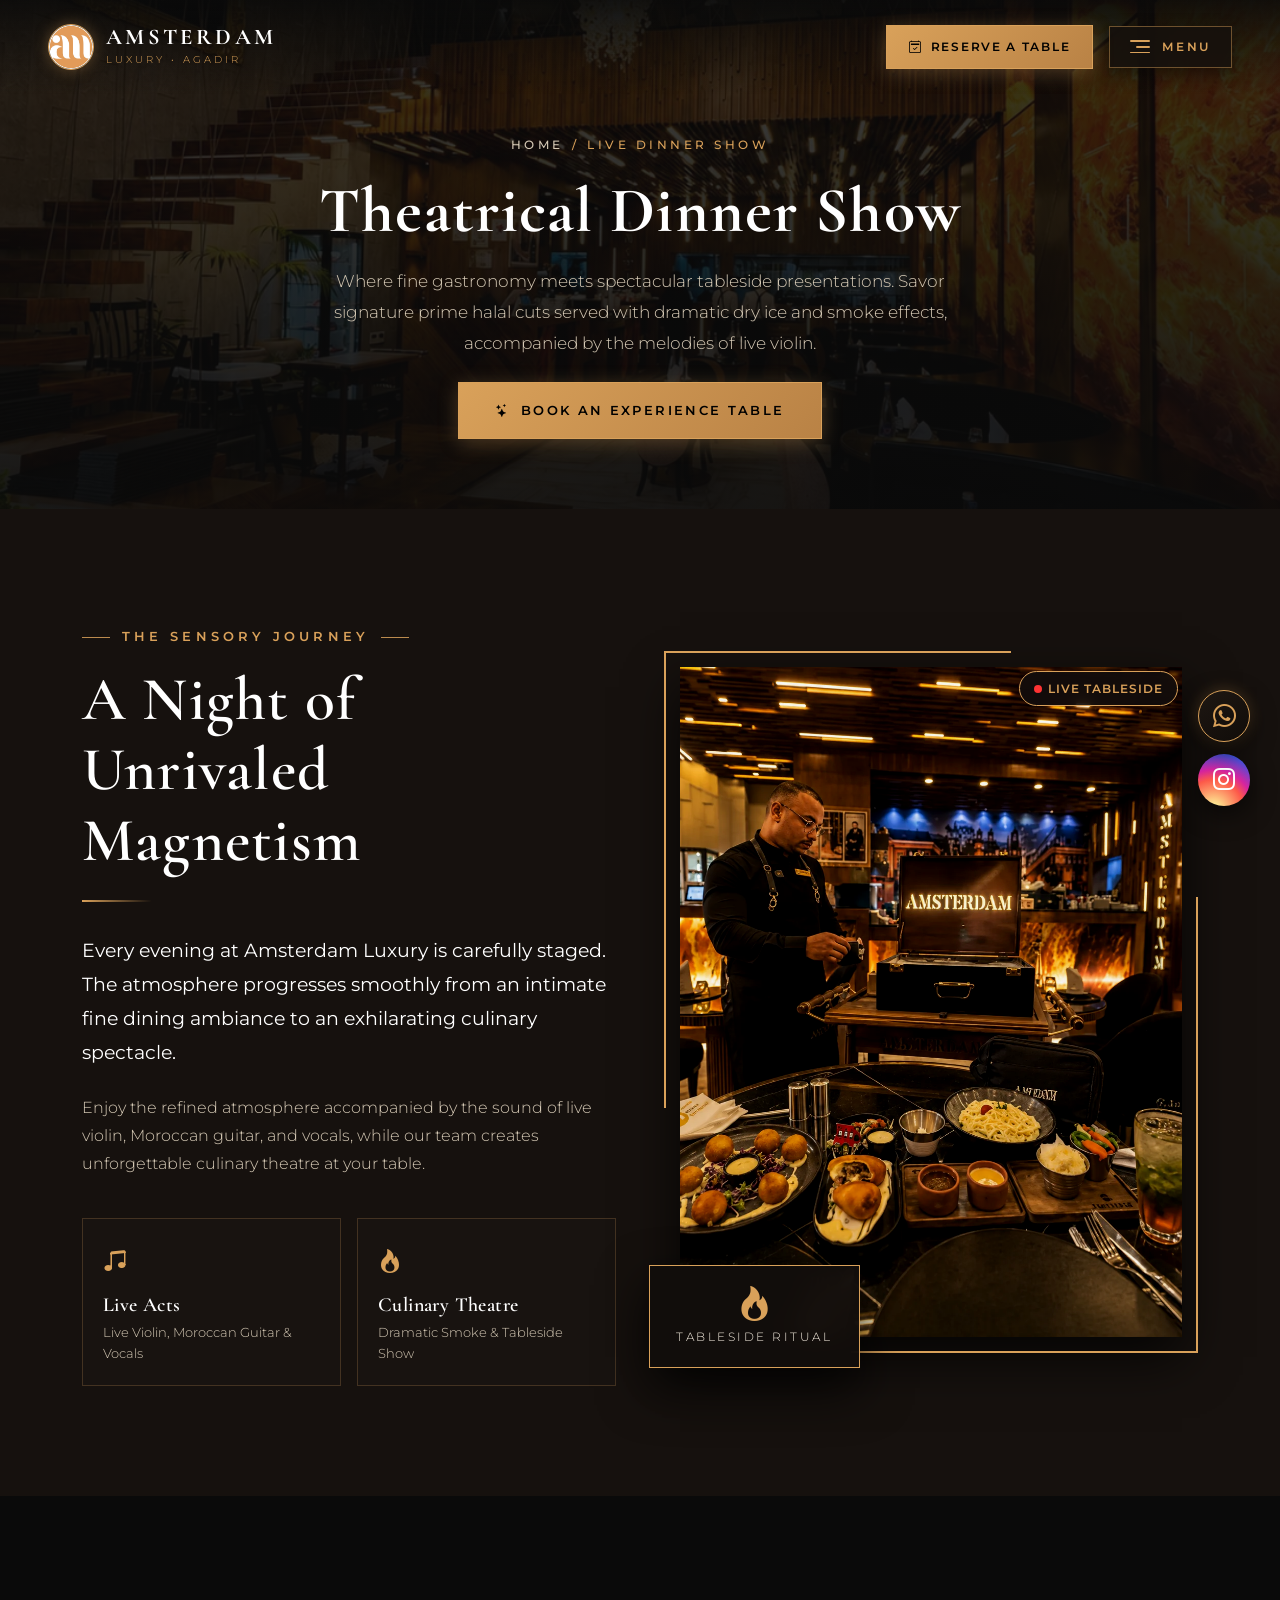
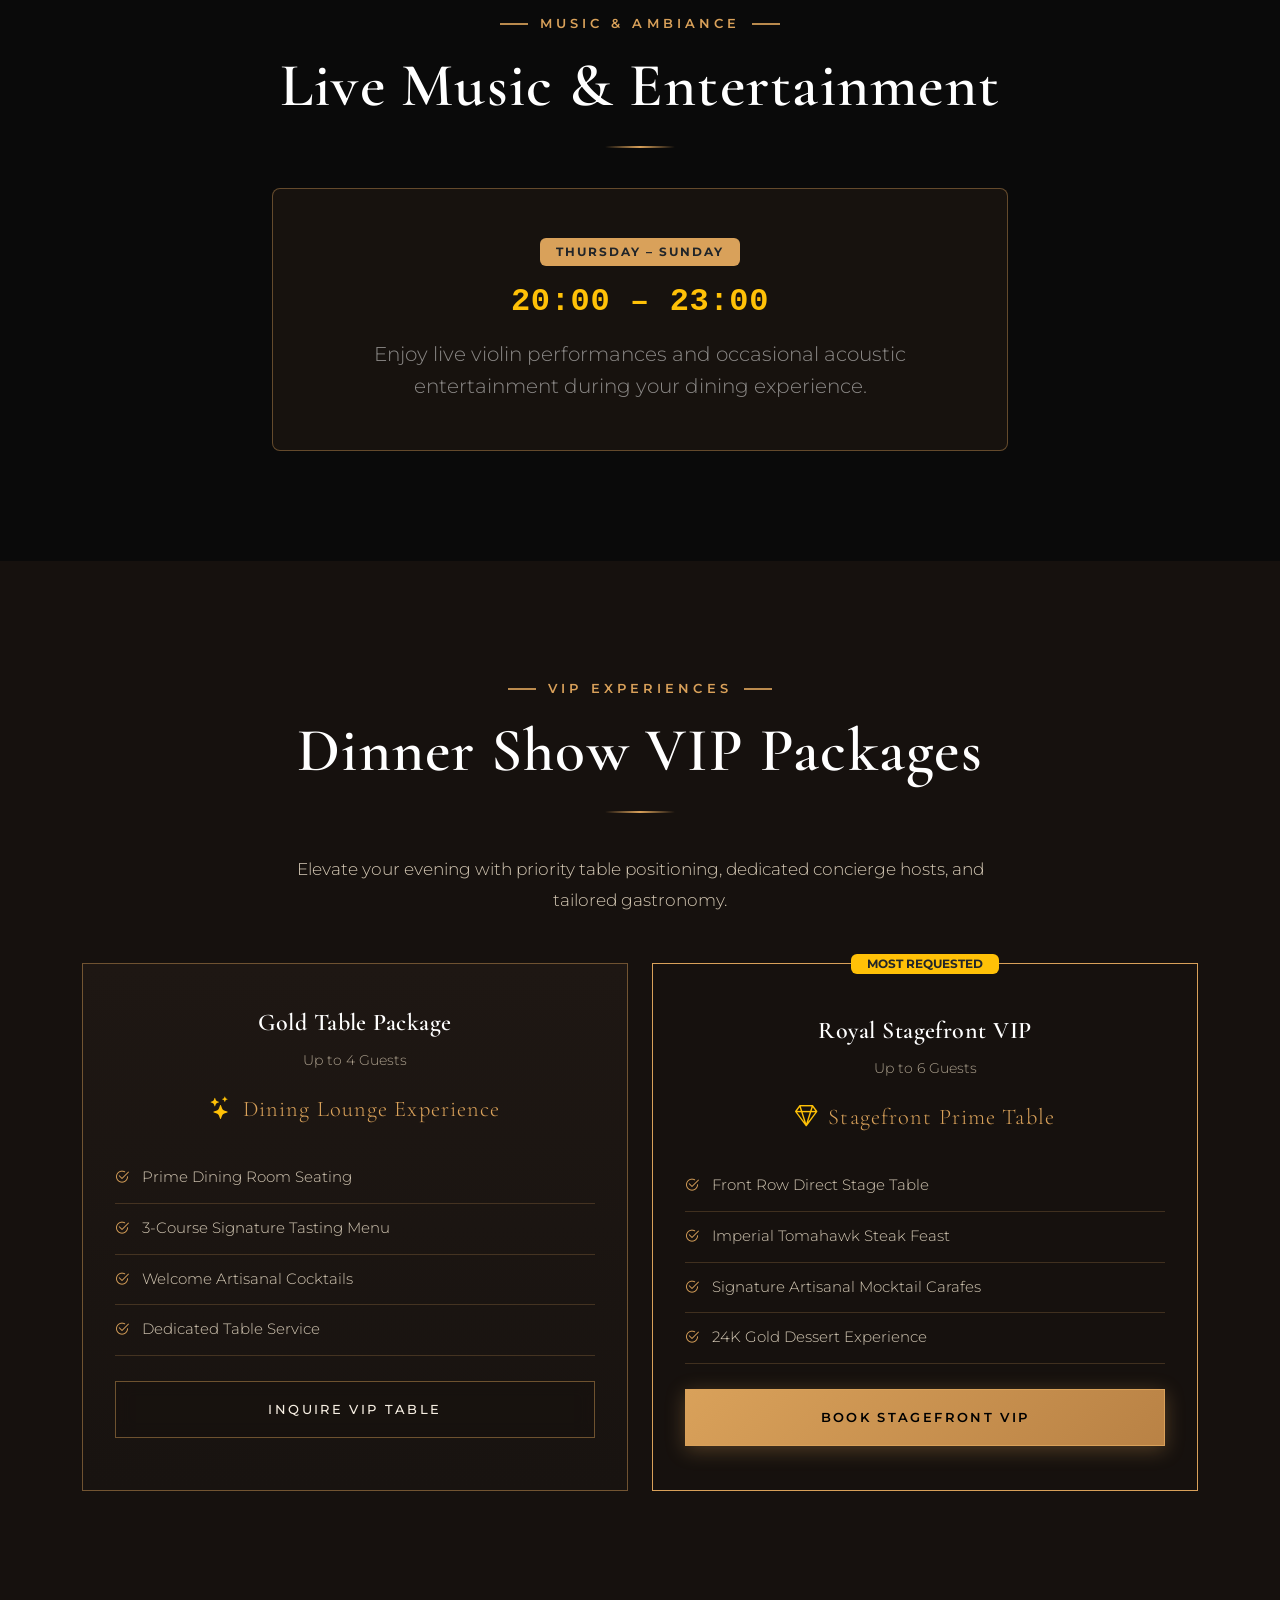
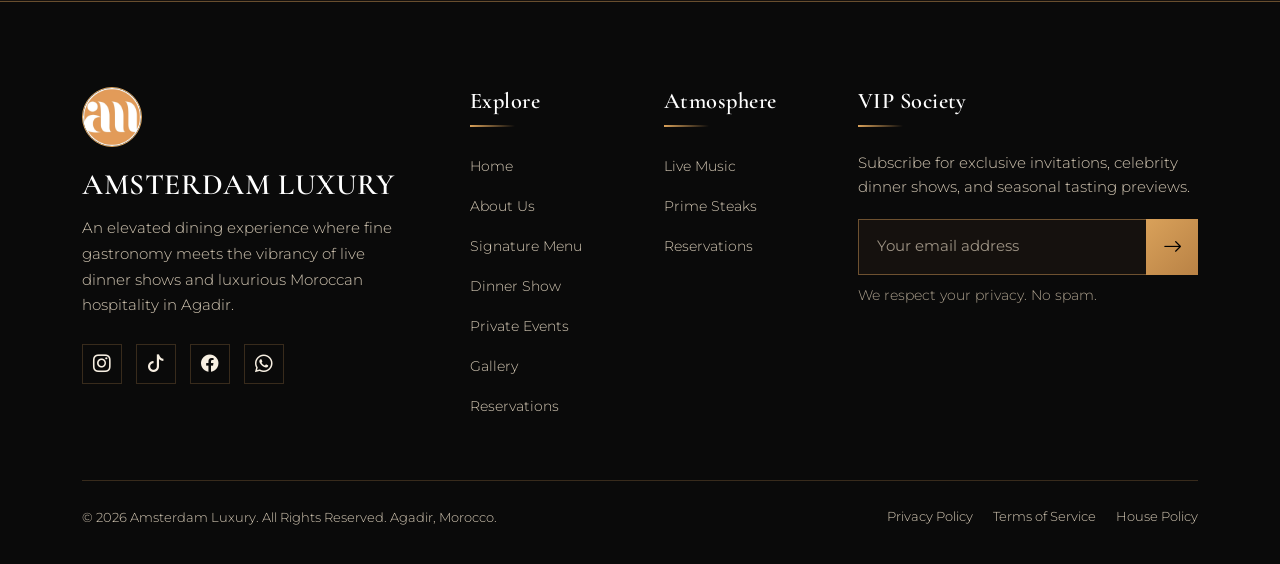
<file: dinner-show.html>
<!DOCTYPE html>
<html lang="en">

<head>
    <meta charset="UTF-8">
    <meta name="viewport" content="width=device-width, initial-scale=1.0">

    <!-- Primary SEO Meta Tags -->
    <title>Live Dinner Show & Nightlife | Amsterdam Luxury Agadir</title>
    <meta name="title" content="Live Dinner Show & Nightlife | Amsterdam Luxury Agadir">
    <meta name="description"
        content="Immerse in the luxury dining experience at Amsterdam Luxury Agadir. Exceptional cuisine, live violin, Moroccan guitar, and spectacular tableside steak presentations.">
    <meta name="keywords"
        content="Dinner show Agadir, live entertainment Agadir, nightlife Morocco, luxury dinner show, Amsterdam Luxury spectacle">
    <meta name="robots" content="index, follow">
    <link rel="canonical" href="https://amsterdamluxury.ma/dinner-show.html">

    <!-- Open Graph / Facebook -->
    <meta property="og:type" content="website">
    <meta property="og:url" content="https://amsterdamluxury.ma/dinner-show.html">
    <meta property="og:title" content="Live Dinner Show & Nightlife | Amsterdam Luxury Agadir">
    <meta property="og:description" content="Agadir's premier live dinner show experience at Amsterdam Luxury.">
    <meta property="og:image" content="./assets/imgs/Menu9.webp">

    <!-- Favicon -->
    <link rel="icon" type="image/jpeg" href="./assets/imgs/Amsterdam_Logo.jpeg">

    <!-- Bootstrap 5.3 CSS -->
    <link href="https://cdn.jsdelivr.net/npm/bootstrap@5.3.3/dist/css/bootstrap.min.css" rel="stylesheet"
        integrity="sha384-QWTKZyjpPEjISv5WaRU9OFeRpok6YctnYmDr5pNlyT2bRjXh0JMhjY6hW+ALEwIH" crossorigin="anonymous">

    <!-- Bootstrap Icons -->
    <link rel="stylesheet" href="https://cdn.jsdelivr.net/npm/bootstrap-icons@1.11.3/font/bootstrap-icons.min.css">

    <!-- AOS Animation Library CSS -->
    <link rel="stylesheet" href="https://cdn.jsdelivr.net/npm/aos@2.3.4/dist/aos.css">

    <!-- Custom Luxury Stylesheet -->
    <link rel="stylesheet" href="./assets/css/style.css">
</head>

<body>

    <!-- ======================================================================
         1. HEADER & NAVBAR
         ====================================================================== -->
    <header class="header_navbar">
        <div class="container-fluid px-lg-5 px-3">
            <div class="d-flex align-items-center justify-content-between">

                <!-- Brand / Logo -->
                <a href="index.html" class="brand_logo_link" aria-label="Amsterdam Luxury Homepage">
                    <img src="./assets/imgs/Amsterdam_Logo.jpeg" alt="Amsterdam Luxury Logo" class="brand_logo_img">
                    <div class="brand_text_box">
                        <span class="brand_title">AMSTERDAM</span>
                        <span class="brand_tagline">LUXURY • AGADIR</span>
                    </div>
                </a>

                <!-- Right Action Controls: Reserve Table + Menu Toggle -->
                <div class="d-flex align-items-center gap-3">
                    <a href="reservation.html" class="luxury_btn_gold header_reserve_btn">
                        <i class="bi bi-calendar2-check"></i> Reserve a Table
                    </a>

                    <!-- Luxury Menu Toggle Button -->
                    <button class="header_menu_toggle_btn" id="header_menu_toggle_btn"
                        aria-label="Toggle navigation menu">
                        <span class="toggle_bars_icon">
                            <span class="bar bar_top"></span>
                            <span class="bar bar_mid"></span>
                            <span class="bar bar_bot"></span>
                        </span>
                        <span class="toggle_btn_label">MENU</span>
                    </button>
                </div>

            </div>
        </div>
    </header>

    <!-- Luxury Sidebar Navigation Drawer -->
    <div class="drawer_backdrop"></div>
    <aside class="luxury_sidebar_drawer" aria-label="Main Navigation Sidebar">
        <div class="drawer_header">
            <a href="index.html" class="drawer_brand_box">
                <div class="drawer_brand_mark">
                    <img src="./assets/imgs/Amsterdam_Logo.jpeg" alt="Amsterdam Luxury" class="drawer_brand_logo">
                </div>
                <div>
                    <span class="drawer_brand_title">AMSTERDAM</span>
                    <span class="drawer_brand_sub">HAUTE GASTRONOMIE • AGADIR</span>
                </div>
            </a>
            <button class="drawer_close_btn" aria-label="Close navigation menu">
                <span>CLOSE</span>
                <i class="bi bi-x-lg"></i>
            </button>
        </div>

        <div class="drawer_body_content">
            <ul class="drawer_links">
                <li>
                    <a href="index.html" class="drawer_link">
                        <div class="drawer_link_left">
                            <span class="drawer_link_index">01</span>
                            <div class="drawer_link_text_wrap">
                                <span class="drawer_link_title">Home</span>
                                <span class="drawer_link_tag">Fine Dining & Lounge</span>
                            </div>
                        </div>
                        <div class="drawer_link_action">
                            <span class="drawer_link_glyph">✦</span>
                            <i class="bi bi-arrow-right drawer_link_arrow"></i>
                        </div>
                    </a>
                </li>
                <li>
                    <a href="about.html" class="drawer_link">
                        <div class="drawer_link_left">
                            <span class="drawer_link_index">02</span>
                            <div class="drawer_link_text_wrap">
                                <span class="drawer_link_title">About Us</span>
                                <span class="drawer_link_tag">Our Heritage & Story</span>
                            </div>
                        </div>
                        <div class="drawer_link_action">
                            <span class="drawer_link_glyph">✦</span>
                            <i class="bi bi-arrow-right drawer_link_arrow"></i>
                        </div>
                    </a>
                </li>
                <li>
                    <a href="menu.html" class="drawer_link">
                        <div class="drawer_link_left">
                            <span class="drawer_link_index">03</span>
                            <div class="drawer_link_text_wrap">
                                <span class="drawer_link_title">Signature Menu</span>
                                <span class="drawer_link_tag">Haute Gastronomie Halal</span>
                            </div>
                        </div>
                        <div class="drawer_link_action">
                            <span class="drawer_link_glyph">✦</span>
                            <i class="bi bi-arrow-right drawer_link_arrow"></i>
                        </div>
                    </a>
                </li>
                <li>
                    <a href="dinner-show.html" class="drawer_link active">
                        <div class="drawer_link_left">
                            <span class="drawer_link_index">04</span>
                            <div class="drawer_link_text_wrap">
                                <span class="drawer_link_title">Live Dinner Show</span>
                                <span class="drawer_link_tag">Sensorial Live Artistry</span>
                            </div>
                        </div>
                        <div class="drawer_link_action">
                            <span class="drawer_link_glyph">✦</span>
                            <i class="bi bi-arrow-right drawer_link_arrow"></i>
                        </div>
                    </a>
                </li>
                <li>
                    <a href="private-events.html" class="drawer_link">
                        <div class="drawer_link_left">
                            <span class="drawer_link_index">05</span>
                            <div class="drawer_link_text_wrap">
                                <span class="drawer_link_title">Private Events</span>
                                <span class="drawer_link_tag">VIP Salons & Celebrations</span>
                            </div>
                        </div>
                        <div class="drawer_link_action">
                            <span class="drawer_link_glyph">✦</span>
                            <i class="bi bi-arrow-right drawer_link_arrow"></i>
                        </div>
                    </a>
                </li>
                <li>
                    <a href="gallery.html" class="drawer_link">
                        <div class="drawer_link_left">
                            <span class="drawer_link_index">06</span>
                            <div class="drawer_link_text_wrap">
                                <span class="drawer_link_title">Visual Gallery</span>
                                <span class="drawer_link_tag">Atmosphere & Moments</span>
                            </div>
                        </div>
                        <div class="drawer_link_action">
                            <span class="drawer_link_glyph">✦</span>
                            <i class="bi bi-arrow-right drawer_link_arrow"></i>
                        </div>
                    </a>
                </li>
                <li>
                    <a href="reservation.html" class="drawer_link">
                        <div class="drawer_link_left">
                            <span class="drawer_link_index">07</span>
                            <div class="drawer_link_text_wrap">
                                <span class="drawer_link_title">Reservations</span>
                                <span class="drawer_link_tag">VIP Tables & Concierge</span>
                            </div>
                        </div>
                        <div class="drawer_link_action">
                            <span class="drawer_link_glyph">✦</span>
                            <i class="bi bi-arrow-right drawer_link_arrow"></i>
                        </div>
                    </a>
                </li>
                <li>
                    <a href="contact.html" class="drawer_link">
                        <div class="drawer_link_left">
                            <span class="drawer_link_index">08</span>
                            <div class="drawer_link_text_wrap">
                                <span class="drawer_link_title">Contact & Location</span>
                                <span class="drawer_link_tag">Agadir Bay, Morocco</span>
                            </div>
                        </div>
                        <div class="drawer_link_action">
                            <span class="drawer_link_glyph">✦</span>
                            <i class="bi bi-arrow-right drawer_link_arrow"></i>
                        </div>
                    </a>
                </li>
            </ul>
        </div>

        <div class="drawer_footer">
            <div class="drawer_action_grid">
                <a href="reservation.html" class="drawer_action_card drawer_action_reserve">
                    <span class="action_card_label">VIP RESERVATION</span>
                    <span class="action_card_main">
                        <span>Book Table</span>
                        <i class="bi bi-arrow-up-right"></i>
                    </span>
                </a>
                <a href="https://wa.me/212609070598" target="_blank" rel="noopener noreferrer"
                    class="drawer_action_card drawer_action_wa">
                    <span class="action_card_label">
                        <span class="radar_dot"></span> CONCIERGE 24/7
                    </span>
                    <span class="action_card_main">
                        <span>WhatsApp</span>
                        <i class="bi bi-whatsapp"></i>
                    </span>
                </a>
            </div>

            <div class="drawer_meta_bar">
                <span class="drawer_coords">AGADIR BAY — 30°25'N 9°36'W</span>
                <div class="drawer_social_minimal">
                    <a href="https://instagram.com/amsterdamagadir" target="_blank" rel="noopener noreferrer"
                        aria-label="Instagram">IG</a>
                    <span class="meta_dot">/</span>
                    <a href="https://tiktok.com/@amsterdamluxury" target="_blank" rel="noopener noreferrer"
                        aria-label="TikTok">TK</a>
                    <span class="meta_dot">/</span>
                    <a href="https://facebook.com" target="_blank" rel="noopener noreferrer"
                        aria-label="Facebook">FB</a>
                    <span class="meta_dot">/</span>
                    <a href="https://wa.me/212609070598" target="_blank" rel="noopener noreferrer"
                        aria-label="WhatsApp">WA</a>
                </div>
            </div>
        </div>
    </aside>

    <!-- ======================================================================
         2. PAGE HEADER BANNER
         ====================================================================== -->
    <section class="page_header_section" style="background-image: url('./assets/imgs/New_Gallery2.webp');">
        <div class="page_header_overlay"></div>
        <div class="container">
            <div class="page_header_content" data-aos="fade-up">
                <div class="page_breadcrumb">
                    <a href="index.html">Home</a>
                    <span>/</span>
                    <span>Live Dinner Show</span>
                </div>
                <h1 class="page_header_title">Theatrical Dinner Show</h1>
                <p class="page_header_desc">
                    Where fine gastronomy meets spectacular tableside presentations. Savor signature prime halal cuts
                    served with dramatic dry ice and smoke effects, accompanied by the melodies of live violin.
                </p>
                <div class="mt-4">
                    <a href="reservation.html" class="luxury_btn_gold">
                        <i class="bi bi-stars"></i> Book an Experience Table
                    </a>
                </div>
            </div>
        </div>
    </section>

    <!-- ======================================================================
         3. THE EXPERIENCE OVERVIEW
         ====================================================================== -->
    <section class="luxury_section about_section">
        <div class="container">
            <div class="row align-items-center g-5">

                <div class="col-lg-6 col-12" data-aos="fade-right">
                    <span class="section_label">THE SENSORY JOURNEY</span>
                    <h2 class="section_title">A Night of Unrivaled Magnetism</h2>
                    <div class="gold_divider_left"></div>
                    <p class="about_lead_text">
                        Every evening at Amsterdam Luxury is carefully staged. The atmosphere progresses smoothly from
                        an intimate fine dining ambiance to an exhilarating culinary spectacle.
                    </p>
                    <p>
                        Enjoy the refined atmosphere accompanied by the sound of live violin, Moroccan guitar, and
                        vocals,
                        while our team creates unforgettable culinary theatre at your table.
                    </p>

                    <div class="row g-3 mt-4">
                        <div class="col-sm-6 col-12">
                            <div class="about_feature_mini_card">
                                <div class="mini_card_icon"><i class="bi bi-music-note-beamed"></i></div>
                                <h4 class="mini_card_title">Live Acts</h4>
                                <p class="mini_card_sub">Live Violin, Moroccan Guitar & Vocals</p>
                            </div>
                        </div>
                        <div class="col-sm-6 col-12">
                            <div class="about_feature_mini_card">
                                <div class="mini_card_icon"><i class="bi bi-fire"></i></div>
                                <h4 class="mini_card_title">Culinary Theatre</h4>
                                <p class="mini_card_sub">Dramatic Smoke & Tableside Show</p>
                            </div>
                        </div>
                    </div>
                </div>

                <div class="col-lg-6 col-12" data-aos="fade-left">
                    <div class="about_image_frame position-relative">
                        <div class="video_badge_indicator">
                            <span class="video_pulse_dot"></span> Live Tableside
                        </div>
                        <video class="about_main_video" autoplay loop muted playsinline
                            poster="./assets/imgs/Restaurant/Restaurent_Asthetic3.webp">
                            <source src="./assets/imgs/media/Media_Video3.mp4" type="video/mp4">
                            Your browser does not support the video tag.
                        </video>
                        <div class="about_floating_badge">
                            <span class="badge_number"><i class="bi bi-fire"></i></span>
                            <span class="badge_text">Tableside Ritual</span>
                        </div>
                    </div>
                </div>

            </div>
        </div>
    </section>


    <!-- ======================================================================
    <!-- ======================================================================
         4. LIVE MUSIC & ENTERTAINMENT SCHEDULE
         ====================================================================== -->
    <section class="luxury_section experience_section">
        <div class="container">
            <div class="text-center" data-aos="fade-up">
                <span class="section_label">MUSIC & AMBIANCE</span>
                <h2 class="section_title">Live Music & Entertainment</h2>
                <div class="gold_divider"></div>
            </div>

            <div class="row justify-content-center mt-4">
                <div class="col-lg-8 col-md-10 col-12" data-aos="fade-up">
                    <div class="p-4 p-md-5 text-center"
                        style="background: rgba(26, 20, 16, 0.85); border: 1px solid rgba(217, 161, 90, 0.4); border-radius: 8px;">
                        <span class="badge px-3 py-2 text-dark fw-bold mb-3"
                            style="background: var(--primary_color); letter-spacing: 2px;">THURSDAY – SUNDAY</span>
                        <h3 class="text-warning fs-2 mb-3 font-monospace">20:00 – 23:00</h3>
                        <p class="text-white-50 fs-5 mb-0 mx-auto" style="max-width: 600px; line-height: 1.6;">
                            Enjoy live violin performances and occasional acoustic entertainment during your dining
                            experience.
                        </p>
                    </div>
                </div>
            </div>
        </div>
    </section>

    <!-- ======================================================================
         5. VIP TABLE PACKAGES (NO PRICING)
         ====================================================================== -->
    <section class="luxury_section menu_section">
        <div class="container">
            <div class="text-center" data-aos="fade-up">
                <span class="section_label">VIP EXPERIENCES</span>
                <h2 class="section_title">Dinner Show VIP Packages</h2>
                <div class="gold_divider"></div>
                <p class="section_subtitle">
                    Elevate your evening with priority table positioning, dedicated concierge hosts, and tailored
                    gastronomy.
                </p>
            </div>

            <div class="row g-4 mt-4">

                <!-- Package 1 -->
                <div class="col-lg-6 col-md-6 col-12" data-aos="fade-up">
                    <div class="vip_package_card h-100">
                        <h3 class="text-white fs-4">Gold Table Package</h3>
                        <span class="text-muted small">Up to 4 Guests</span>
                        <div class="package_experience_tag"><i class="bi bi-stars text-warning me-1"></i> Dining Lounge
                            Experience</div>
                        <ul class="package_features">
                            <li><i class="bi bi-check2-circle"></i> Prime Dining Room Seating</li>
                            <li><i class="bi bi-check2-circle"></i> 3-Course Signature Tasting Menu</li>
                            <li><i class="bi bi-check2-circle"></i> Welcome Artisanal Cocktails</li>
                            <li><i class="bi bi-check2-circle"></i> Dedicated Table Service</li>
                        </ul>
                        <a href="reservation.html" class="luxury_btn_outline w-100">Inquire VIP Table</a>
                    </div>
                </div>

                <!-- Package 2 (Featured) -->
                <div class="col-lg-6 col-md-6 col-12" data-aos="fade-up" data-aos-delay="100">
                    <div class="vip_package_card h-100"
                        style="border-color: var(--primary_color); background: rgba(23, 18, 15, 0.95);">
                        <span
                            class="badge bg-warning text-dark position-absolute top-0 start-50 translate-middle px-3 py-1">MOST
                            REQUESTED</span>
                        <h3 class="text-white fs-4 mt-2">Royal Stagefront VIP</h3>
                        <span class="text-muted small">Up to 6 Guests</span>
                        <div class="package_experience_tag"><i class="bi bi-gem text-warning me-1"></i> Stagefront Prime
                            Table</div>
                        <ul class="package_features">
                            <li><i class="bi bi-check2-circle"></i> Front Row Direct Stage Table</li>
                            <li><i class="bi bi-check2-circle"></i> Imperial Tomahawk Steak Feast</li>
                            <li><i class="bi bi-check2-circle"></i> Signature Artisanal Mocktail Carafes</li>
                            <li><i class="bi bi-check2-circle"></i> 24K Gold Dessert Experience</li>

                        </ul>
                        <a href="reservation.html" class="luxury_btn_gold w-100">Book Stagefront VIP</a>
                    </div>
                </div>

            </div>
        </div>
    </section>


    <!-- ======================================================================
         7. FOOTER
         ====================================================================== -->
    <footer class="luxury_footer">
        <div class="container">
            <div class="row g-5">

                <div class="col-lg-4 col-md-6 col-12">
                    <img src="./assets/imgs/Amsterdam_Logo.jpeg" alt="Amsterdam Luxury Logo" class="footer_brand_logo">
                    <h3 class="footer_brand_title">AMSTERDAM LUXURY</h3>
                    <p class="footer_brand_desc">
                        An elevated dining experience where fine gastronomy meets the vibrancy of live dinner shows and
                        luxurious Moroccan hospitality in Agadir.
                    </p>
                    <div class="footer_social_icons">
                        <a href="https://instagram.com/amsterdamagadir" target="_blank" rel="noopener noreferrer"
                            class="footer_social_btn" aria-label="Instagram"><i class="bi bi-instagram"></i></a>
                        <a href="https://tiktok.com/@amsterdamluxury" target="_blank" rel="noopener noreferrer"
                            class="footer_social_btn" aria-label="TikTok"><i class="bi bi-tiktok"></i></a>
                        <a href="https://facebook.com" target="_blank" rel="noopener noreferrer"
                            class="footer_social_btn" aria-label="Facebook"><i class="bi bi-facebook"></i></a>
                        <a href="https://wa.me/212609070598" target="_blank" rel="noopener noreferrer"
                            class="footer_social_btn" aria-label="WhatsApp"><i class="bi bi-whatsapp"></i></a>
                    </div>
                </div>

                <div class="col-lg-2 col-md-6 col-6">
                    <h4 class="footer_heading">Explore</h4>
                    <ul class="footer_links_list">
                        <li><a href="index.html" class="footer_link_item">Home</a></li>
                        <li><a href="about.html" class="footer_link_item">About Us</a></li>
                        <li><a href="menu.html" class="footer_link_item">Signature Menu</a></li>
                        <li><a href="dinner-show.html" class="footer_link_item">Dinner Show</a></li>
                        <li><a href="private-events.html" class="footer_link_item">Private Events</a></li>
                        <li><a href="gallery.html" class="footer_link_item">Gallery</a></li>
                        <li><a href="reservation.html" class="footer_link_item">Reservations</a></li>
                    </ul>
                </div>

                <div class="col-lg-2 col-md-6 col-6">
                    <h4 class="footer_heading">Atmosphere</h4>
                    <ul class="footer_links_list">
                        <li><a href="dinner-show.html" class="footer_link_item">Live Music</a></li>
                        <li><a href="menu.html" class="footer_link_item">Prime Steaks</a></li>
                        <li><a href="reservation.html" class="footer_link_item">Reservations</a></li>
                    </ul>
                </div>

                <div class="col-lg-4 col-md-6 col-12">
                    <h4 class="footer_heading">VIP Society</h4>
                    <p class="footer_newsletter_desc">
                        Subscribe for exclusive invitations, celebrity dinner shows, and seasonal tasting previews.
                    </p>
                    <form class="newsletter_form"
                        onsubmit="event.preventDefault(); show_luxury_toast('Subscribed Successfully', 'Thank you for joining the Amsterdam Luxury society.'); this.reset();">
                        <input type="email" class="newsletter_input" placeholder="Your email address" required>
                        <button type="submit" class="newsletter_submit_btn" aria-label="Subscribe"><i
                                class="bi bi-arrow-right"></i></button>
                    </form>
                    <small class="text-muted d-block mt-2">We respect your privacy. No spam.</small>
                </div>

            </div>

            <div class="footer_bottom_bar">
                <p class="copyright_text">&copy; 2026 Amsterdam Luxury. All Rights Reserved. Agadir, Morocco.</p>
                <div class="legal_links">
                    <a href="about.html" class="legal_link">Privacy Policy</a>
                    <a href="about.html" class="legal_link">Terms of Service</a>
                    <a href="contact.html" class="legal_link">House Policy</a>
                </div>
            </div>

        </div>
    </footer>

    <!-- Floating Actions -->
    <div class="floating_actions_wrapper">
        <a href="https://wa.me/212609070598" target="_blank" rel="noopener noreferrer"
            class="floating_btn floating_btn_whatsapp" aria-label="Chat on WhatsApp"><i class="bi bi-whatsapp"></i></a>
        <a href="https://instagram.com/amsterdamagadir" target="_blank" rel="noopener noreferrer"
            class="floating_btn floating_btn_instagram" aria-label="Follow Instagram"><i
                class="bi bi-instagram"></i></a>
        <button id="back_to_top_btn" class="floating_btn floating_btn_top" aria-label="Back to top"><i
                class="bi bi-arrow-up"></i></button>
    </div>

    <!-- Bootstrap 5.3 JS Bundle & AOS -->
    <script src="https://cdn.jsdelivr.net/npm/bootstrap@5.3.3/dist/js/bootstrap.bundle.min.js"
        integrity="sha384-YvpcrYf0tY3lHB60NNkmXc5s9fDVZLESaAA55NDzOxhy9GkcIdslK1eN7N6jIeHz"
        crossorigin="anonymous"></script>
    <script src="https://cdn.jsdelivr.net/npm/aos@2.3.4/dist/aos.js"></script>
    <script src="./assets/js/script.js"></script>
</body>

</html>
</file>
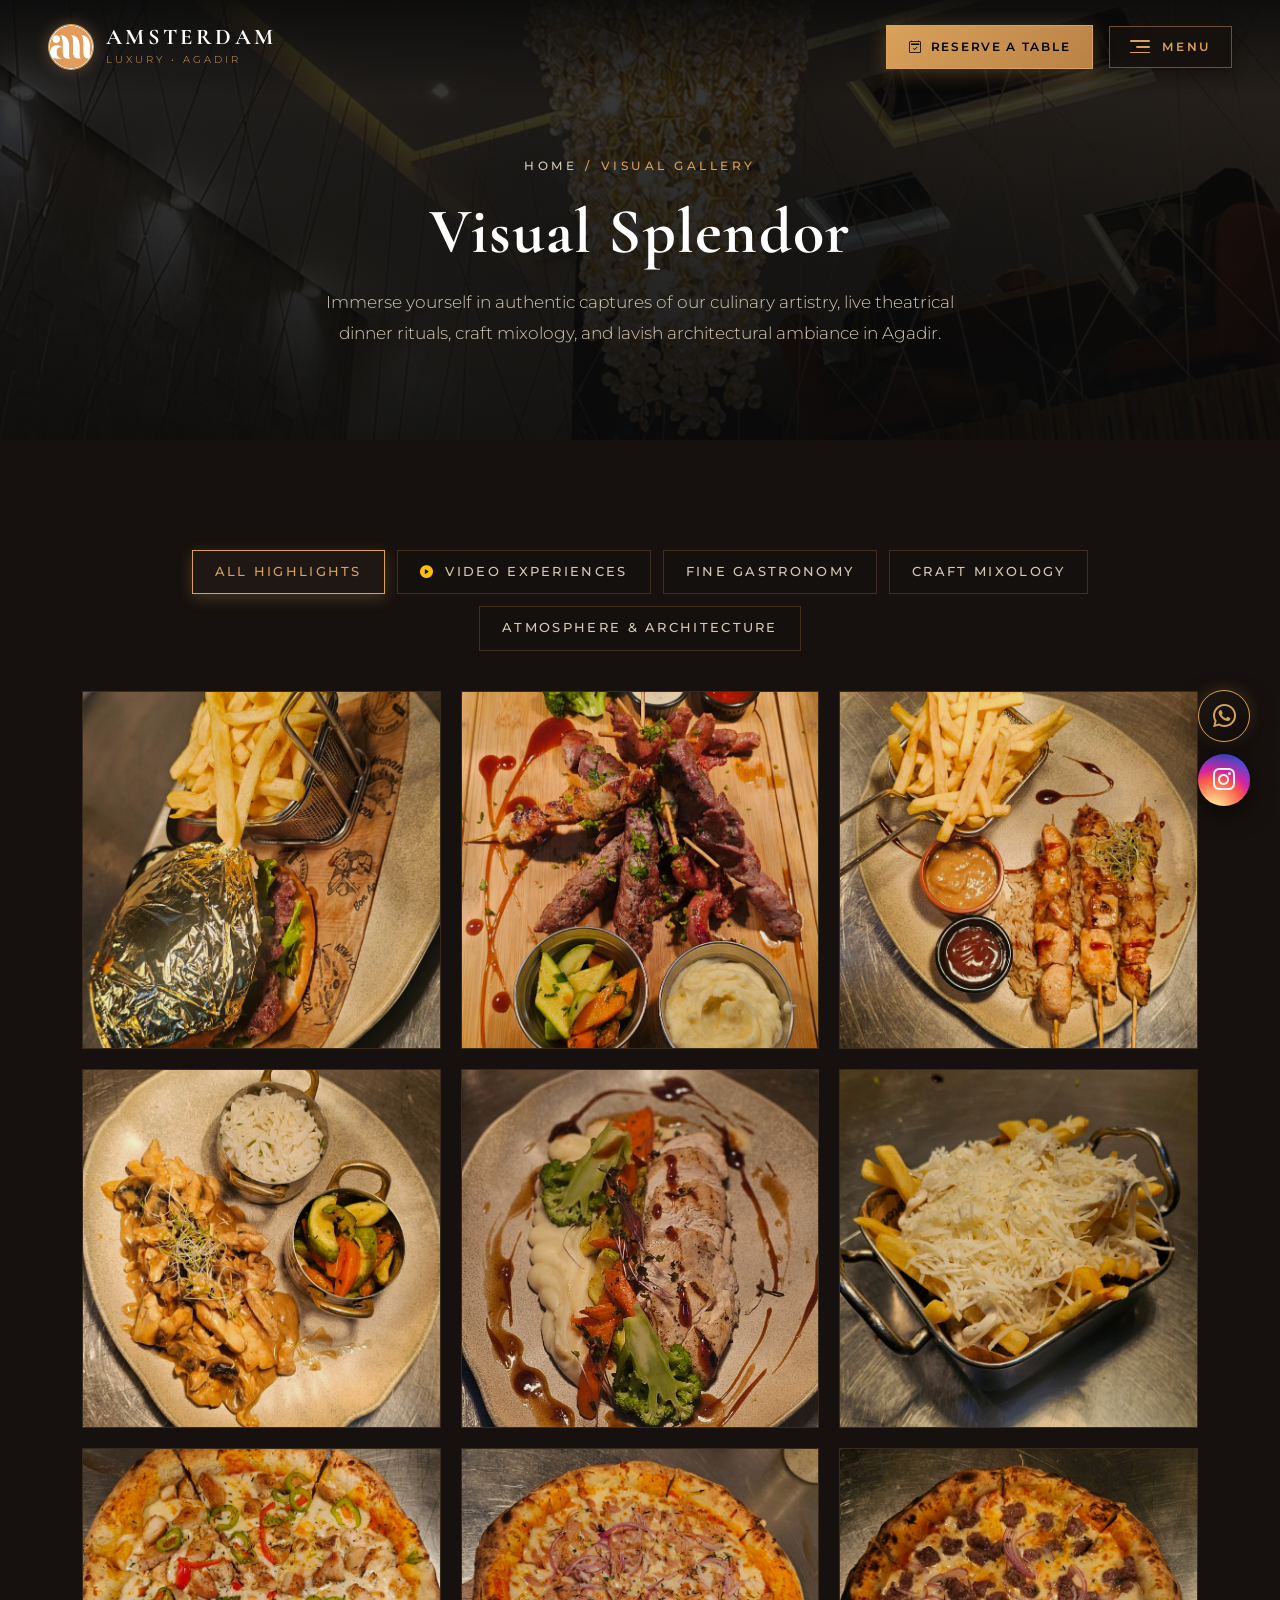
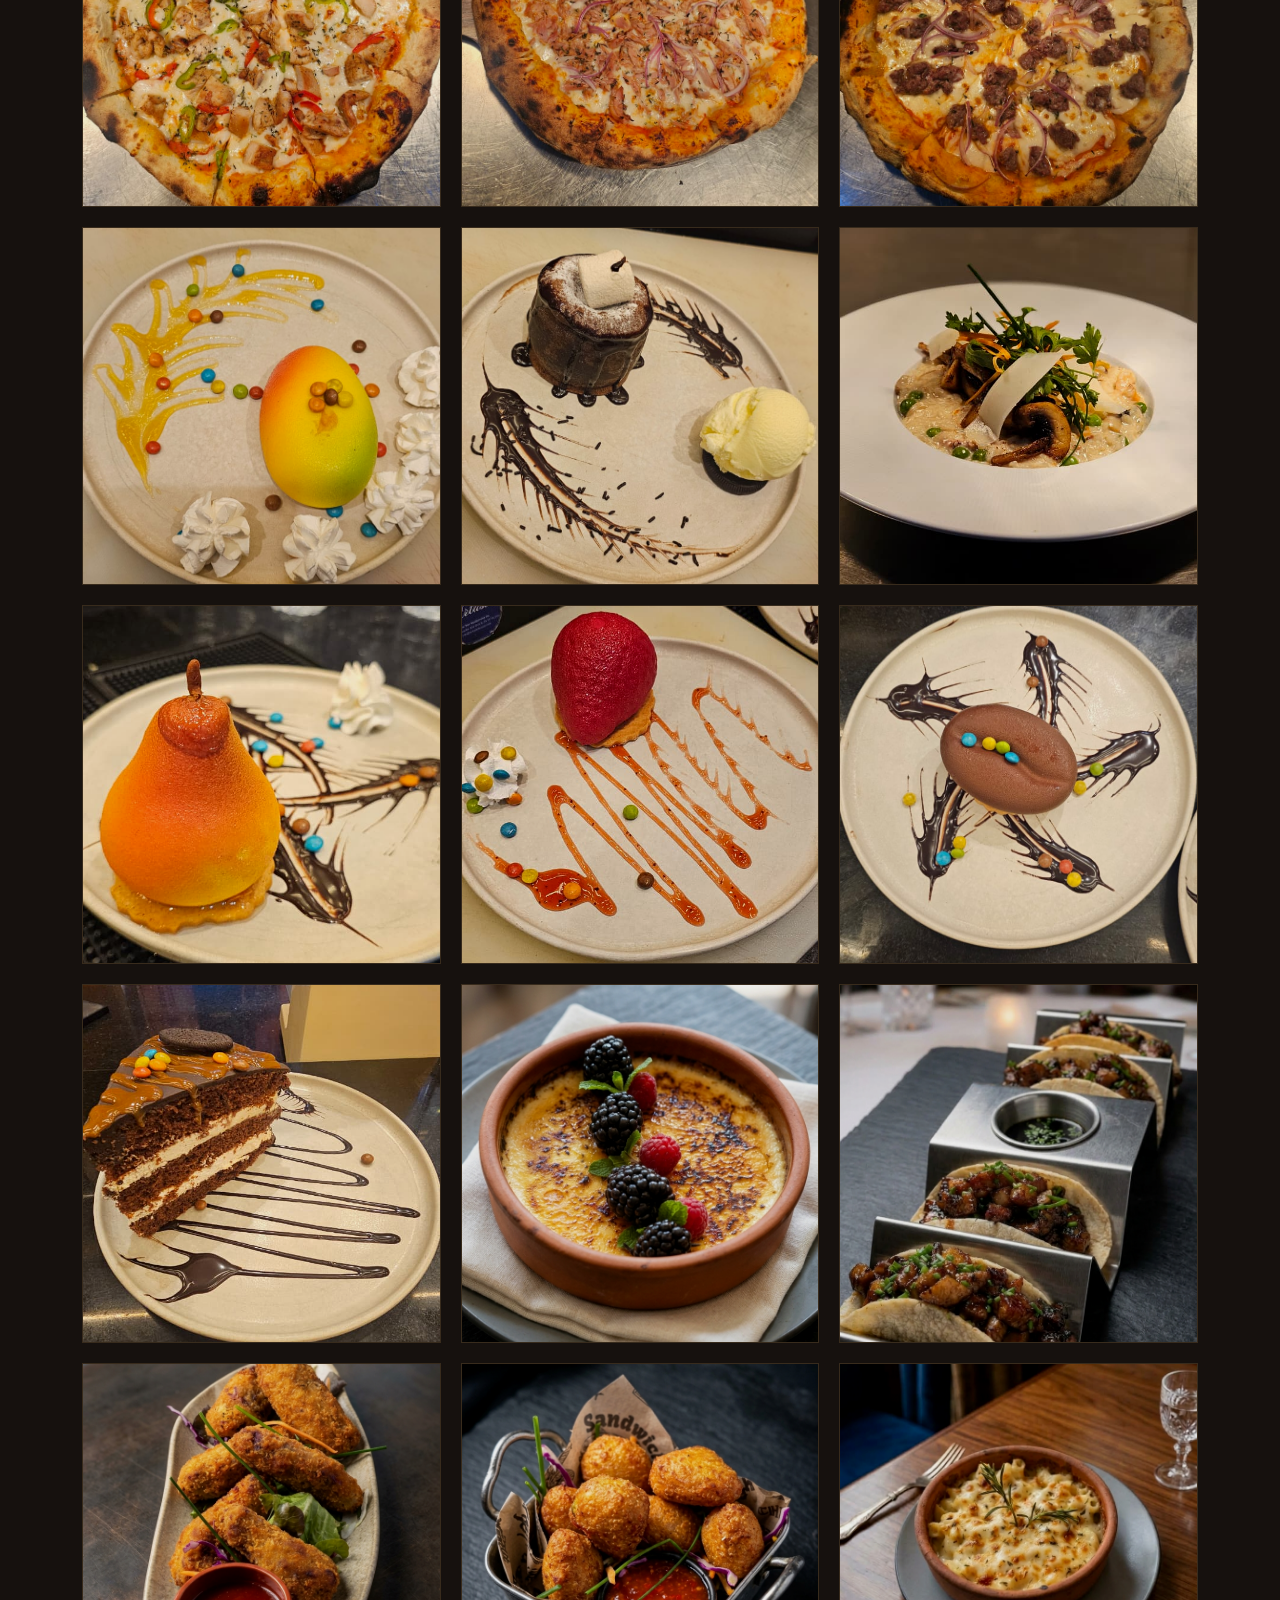
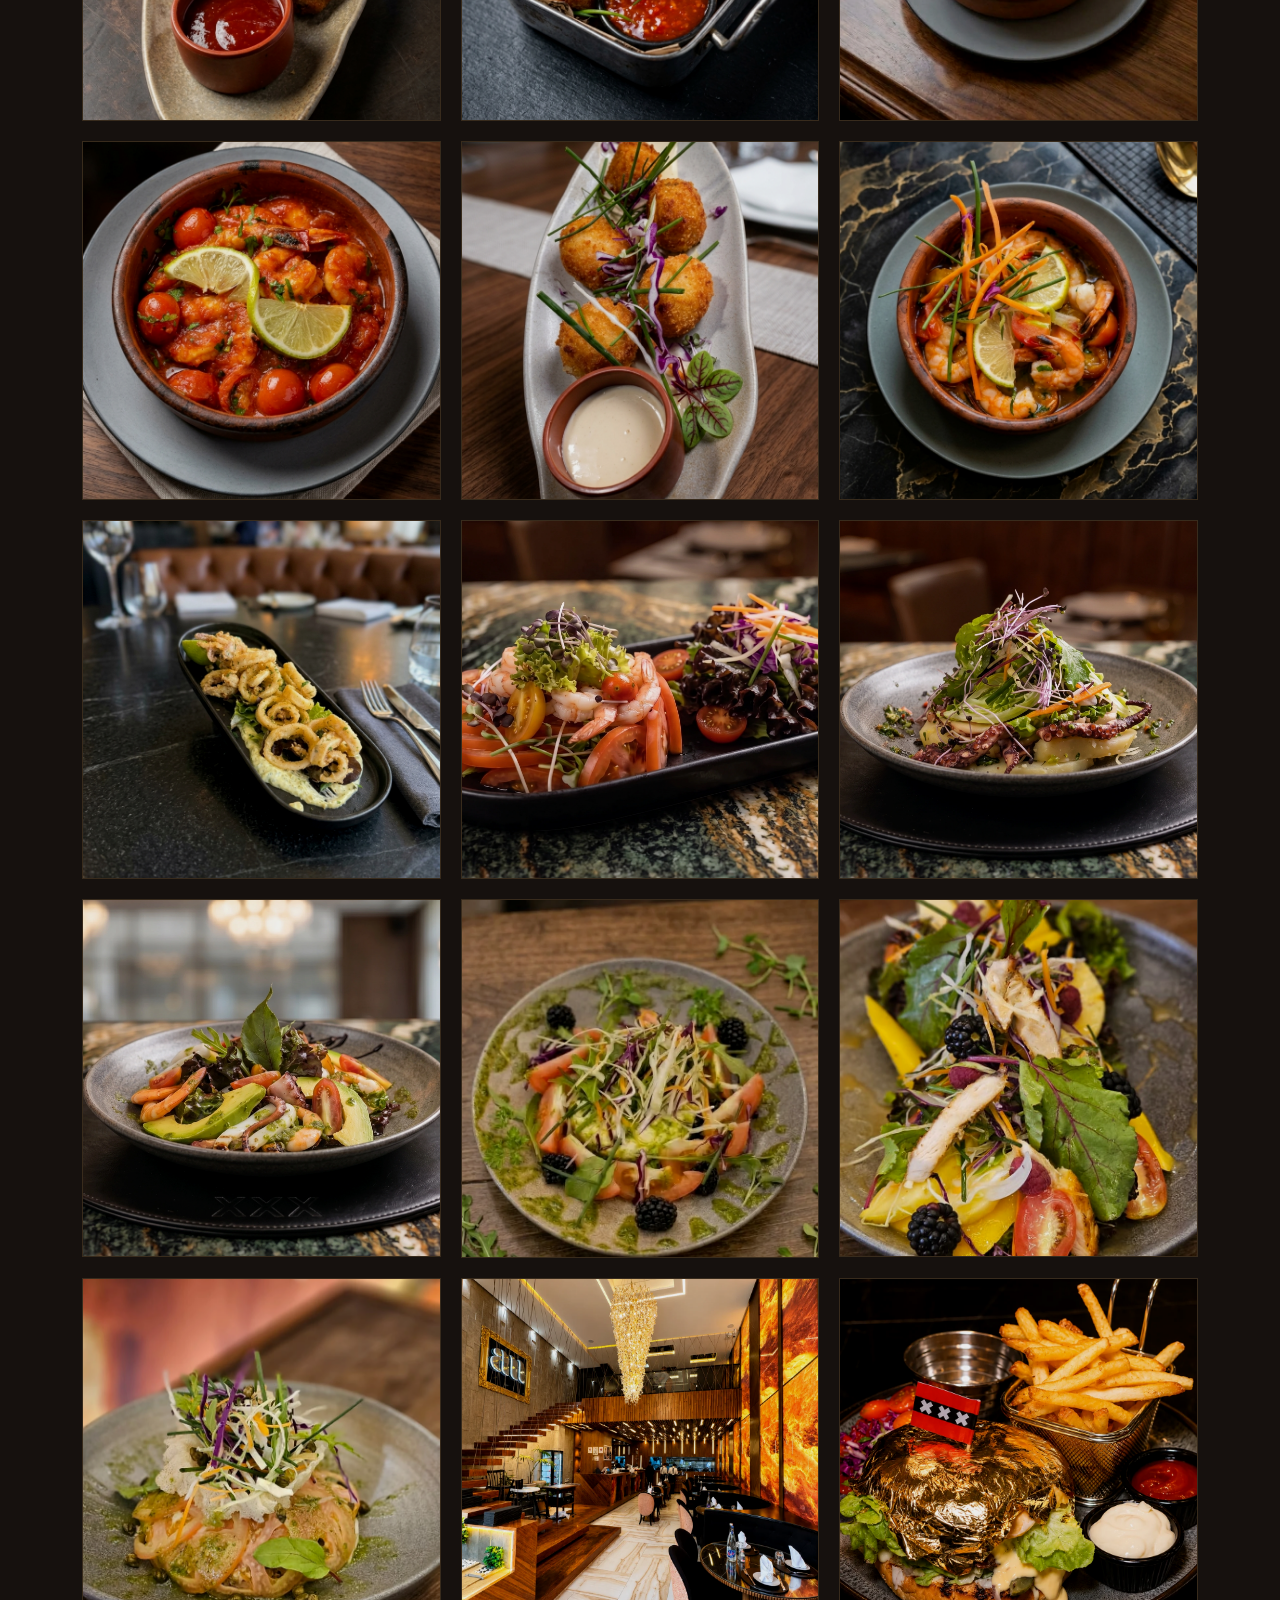
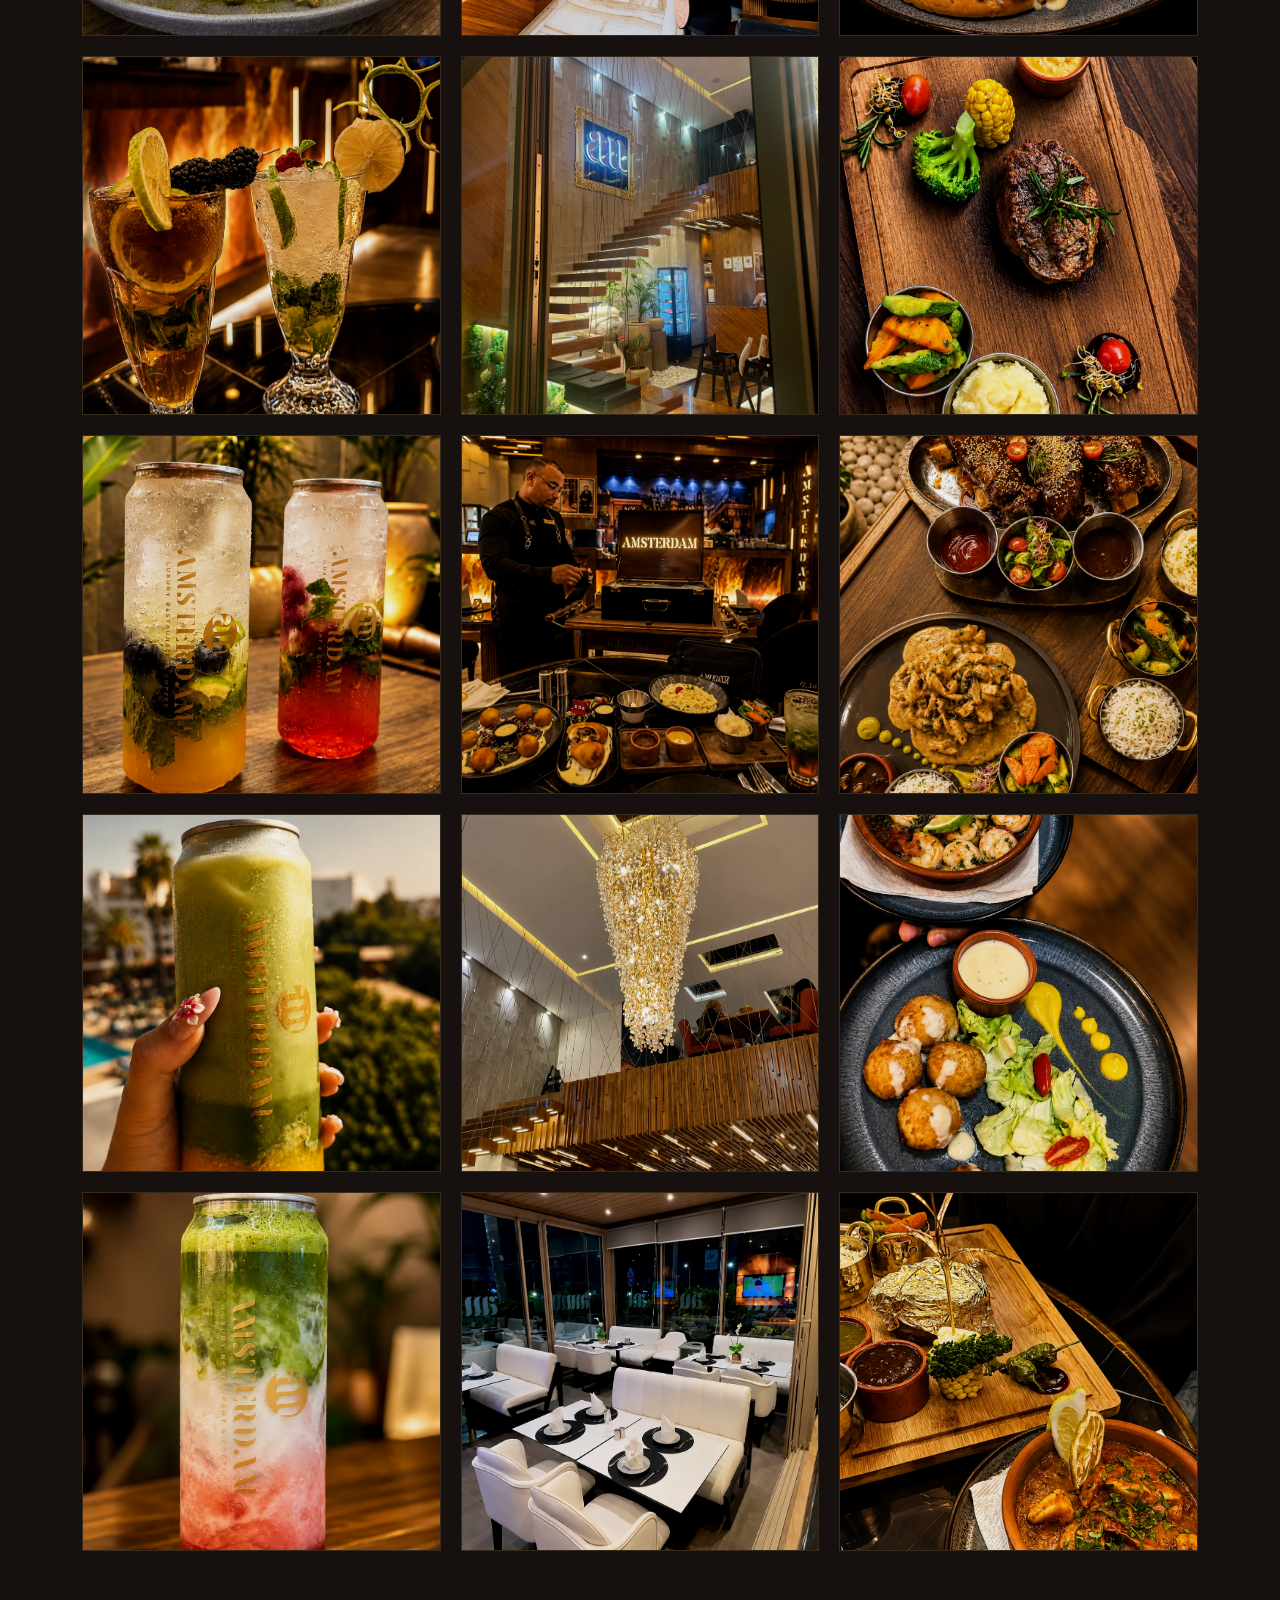
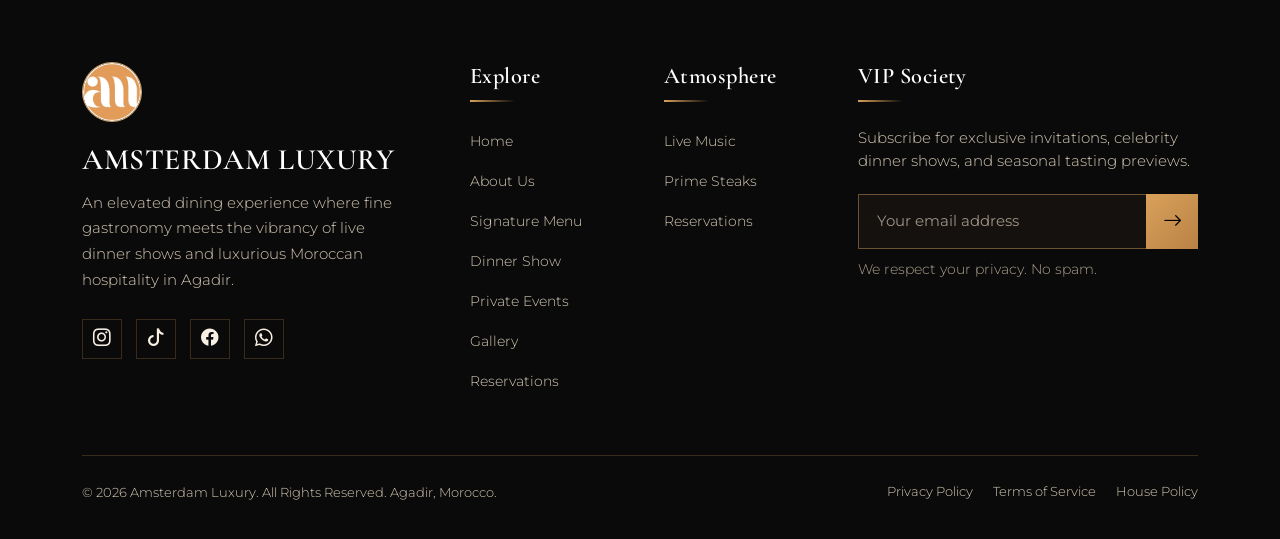
<file: gallery.html>
<!DOCTYPE html>
<html lang="en">

<head>
    <meta charset="UTF-8">
    <meta name="viewport" content="width=device-width, initial-scale=1.0">

    <!-- Primary SEO Meta Tags -->
    <title>Visual Gallery | Amsterdam Luxury Restaurant Agadir</title>
    <meta name="title" content="Visual Gallery | Amsterdam Luxury Restaurant Agadir">
    <meta name="description"
        content="Explore high-definition photography of Amsterdam Luxury in Agadir. Master dry-aged steaks, crafted mixology, theatrical dinner shows, and opulent architectural interior.">
    <meta name="keywords"
        content="Amsterdam Luxury photos, Agadir restaurant gallery, dinner show pictures Agadir, luxury food photography Morocco">
    <meta name="robots" content="index, follow">
    <link rel="canonical" href="https://amsterdamluxury.ma/gallery.html">

    <!-- Open Graph / Facebook -->
    <meta property="og:type" content="website">
    <meta property="og:url" content="https://amsterdamluxury.ma/gallery.html">
    <meta property="og:title" content="Visual Gallery | Amsterdam Luxury Restaurant Agadir">
    <meta property="og:description" content="Explore high-definition photography of Amsterdam Luxury in Agadir.">
    <meta property="og:image" content="./assets/imgs/Amsterdam_BG.jpeg">

    <!-- Favicon -->
    <link rel="icon" type="image/jpeg" href="./assets/imgs/Amsterdam_Logo.jpeg">

    <!-- Bootstrap 5.3 CSS -->
    <link href="https://cdn.jsdelivr.net/npm/bootstrap@5.3.3/dist/css/bootstrap.min.css" rel="stylesheet"
        integrity="sha384-QWTKZyjpPEjISv5WaRU9OFeRpok6YctnYmDr5pNlyT2bRjXh0JMhjY6hW+ALEwIH" crossorigin="anonymous">

    <!-- Bootstrap Icons -->
    <link rel="stylesheet" href="https://cdn.jsdelivr.net/npm/bootstrap-icons@1.11.3/font/bootstrap-icons.min.css">

    <!-- AOS Animation Library CSS -->
    <link rel="stylesheet" href="https://cdn.jsdelivr.net/npm/aos@2.3.4/dist/aos.css">

    <!-- Custom Luxury Stylesheet -->
    <link rel="stylesheet" href="./assets/css/style.css">
</head>

<body>

    <!-- ======================================================================
         1. HEADER & NAVBAR
         ====================================================================== -->
    <header class="header_navbar">
        <div class="container-fluid px-lg-5 px-3">
            <div class="d-flex align-items-center justify-content-between">

                <!-- Brand / Logo -->
                <a href="index.html" class="brand_logo_link" aria-label="Amsterdam Luxury Homepage">
                    <img src="./assets/imgs/Amsterdam_Logo.jpeg" alt="Amsterdam Luxury Logo" class="brand_logo_img">
                    <div class="brand_text_box">
                        <span class="brand_title">AMSTERDAM</span>
                        <span class="brand_tagline">LUXURY • AGADIR</span>
                    </div>
                </a>

                <!-- Right Action Controls: Reserve Table + Menu Toggle -->
                <div class="d-flex align-items-center gap-3">
                    <a href="reservation.html" class="luxury_btn_gold header_reserve_btn">
                        <i class="bi bi-calendar2-check"></i> Reserve a Table
                    </a>

                    <!-- Luxury Menu Toggle Button -->
                    <button class="header_menu_toggle_btn" id="header_menu_toggle_btn"
                        aria-label="Toggle navigation menu">
                        <span class="toggle_bars_icon">
                            <span class="bar bar_top"></span>
                            <span class="bar bar_mid"></span>
                            <span class="bar bar_bot"></span>
                        </span>
                        <span class="toggle_btn_label">MENU</span>
                    </button>
                </div>

            </div>
        </div>
    </header>

    <!-- Luxury Sidebar Navigation Drawer -->
    <div class="drawer_backdrop"></div>
    <aside class="luxury_sidebar_drawer" aria-label="Main Navigation Sidebar">
        <div class="drawer_header">
            <a href="index.html" class="drawer_brand_box">
                <div class="drawer_brand_mark">
                    <img src="./assets/imgs/Amsterdam_Logo.jpeg" alt="Amsterdam Luxury" class="drawer_brand_logo">
                </div>
                <div>
                    <span class="drawer_brand_title">AMSTERDAM</span>
                    <span class="drawer_brand_sub">HAUTE GASTRONOMIE • AGADIR</span>
                </div>
            </a>
            <button class="drawer_close_btn" aria-label="Close navigation menu">
                <span>CLOSE</span>
                <i class="bi bi-x-lg"></i>
            </button>
        </div>

        <div class="drawer_body_content">
            <ul class="drawer_links">
                <li>
                    <a href="index.html" class="drawer_link">
                        <div class="drawer_link_left">
                            <span class="drawer_link_index">01</span>
                            <div class="drawer_link_text_wrap">
                                <span class="drawer_link_title">Home</span>
                                <span class="drawer_link_tag">Fine Dining & Lounge</span>
                            </div>
                        </div>
                        <div class="drawer_link_action">
                            <span class="drawer_link_glyph">✦</span>
                            <i class="bi bi-arrow-right drawer_link_arrow"></i>
                        </div>
                    </a>
                </li>
                <li>
                    <a href="about.html" class="drawer_link">
                        <div class="drawer_link_left">
                            <span class="drawer_link_index">02</span>
                            <div class="drawer_link_text_wrap">
                                <span class="drawer_link_title">About Us</span>
                                <span class="drawer_link_tag">Our Heritage & Story</span>
                            </div>
                        </div>
                        <div class="drawer_link_action">
                            <span class="drawer_link_glyph">✦</span>
                            <i class="bi bi-arrow-right drawer_link_arrow"></i>
                        </div>
                    </a>
                </li>
                <li>
                    <a href="menu.html" class="drawer_link">
                        <div class="drawer_link_left">
                            <span class="drawer_link_index">03</span>
                            <div class="drawer_link_text_wrap">
                                <span class="drawer_link_title">Signature Menu</span>
                                <span class="drawer_link_tag">Haute Gastronomie Halal</span>
                            </div>
                        </div>
                        <div class="drawer_link_action">
                            <span class="drawer_link_glyph">✦</span>
                            <i class="bi bi-arrow-right drawer_link_arrow"></i>
                        </div>
                    </a>
                </li>
                <li>
                    <a href="dinner-show.html" class="drawer_link">
                        <div class="drawer_link_left">
                            <span class="drawer_link_index">04</span>
                            <div class="drawer_link_text_wrap">
                                <span class="drawer_link_title">Live Dinner Show</span>
                                <span class="drawer_link_tag">Sensorial Live Artistry</span>
                            </div>
                        </div>
                        <div class="drawer_link_action">
                            <span class="drawer_link_glyph">✦</span>
                            <i class="bi bi-arrow-right drawer_link_arrow"></i>
                        </div>
                    </a>
                </li>
                <li>
                    <a href="private-events.html" class="drawer_link">
                        <div class="drawer_link_left">
                            <span class="drawer_link_index">05</span>
                            <div class="drawer_link_text_wrap">
                                <span class="drawer_link_title">Private Events</span>
                                <span class="drawer_link_tag">VIP Salons & Celebrations</span>
                            </div>
                        </div>
                        <div class="drawer_link_action">
                            <span class="drawer_link_glyph">✦</span>
                            <i class="bi bi-arrow-right drawer_link_arrow"></i>
                        </div>
                    </a>
                </li>
                <li>
                    <a href="gallery.html" class="drawer_link active">
                        <div class="drawer_link_left">
                            <span class="drawer_link_index">06</span>
                            <div class="drawer_link_text_wrap">
                                <span class="drawer_link_title">Visual Gallery</span>
                                <span class="drawer_link_tag">Atmosphere & Moments</span>
                            </div>
                        </div>
                        <div class="drawer_link_action">
                            <span class="drawer_link_glyph">✦</span>
                            <i class="bi bi-arrow-right drawer_link_arrow"></i>
                        </div>
                    </a>
                </li>
                <li>
                    <a href="reservation.html" class="drawer_link">
                        <div class="drawer_link_left">
                            <span class="drawer_link_index">07</span>
                            <div class="drawer_link_text_wrap">
                                <span class="drawer_link_title">Reservations</span>
                                <span class="drawer_link_tag">VIP Tables & Concierge</span>
                            </div>
                        </div>
                        <div class="drawer_link_action">
                            <span class="drawer_link_glyph">✦</span>
                            <i class="bi bi-arrow-right drawer_link_arrow"></i>
                        </div>
                    </a>
                </li>
                <li>
                    <a href="contact.html" class="drawer_link">
                        <div class="drawer_link_left">
                            <span class="drawer_link_index">08</span>
                            <div class="drawer_link_text_wrap">
                                <span class="drawer_link_title">Contact & Location</span>
                                <span class="drawer_link_tag">Agadir Bay, Morocco</span>
                            </div>
                        </div>
                        <div class="drawer_link_action">
                            <span class="drawer_link_glyph">✦</span>
                            <i class="bi bi-arrow-right drawer_link_arrow"></i>
                        </div>
                    </a>
                </li>
            </ul>
        </div>

        <div class="drawer_footer">
            <div class="drawer_action_grid">
                <a href="reservation.html" class="drawer_action_card drawer_action_reserve">
                    <span class="action_card_label">VIP RESERVATION</span>
                    <span class="action_card_main">
                        <span>Book Table</span>
                        <i class="bi bi-arrow-up-right"></i>
                    </span>
                </a>
                <a href="https://wa.me/212609070598" target="_blank" rel="noopener noreferrer"
                    class="drawer_action_card drawer_action_wa">
                    <span class="action_card_label">
                        <span class="radar_dot"></span> CONCIERGE 24/7
                    </span>
                    <span class="action_card_main">
                        <span>WhatsApp</span>
                        <i class="bi bi-whatsapp"></i>
                    </span>
                </a>
            </div>

            <div class="drawer_meta_bar">
                <span class="drawer_coords">AGADIR BAY — 30°25'N 9°36'W</span>
                <div class="drawer_social_minimal">
                    <a href="https://instagram.com/amsterdamagadir" target="_blank" rel="noopener noreferrer"
                        aria-label="Instagram">IG</a>
                    <span class="meta_dot">/</span>
                    <a href="https://tiktok.com/@amsterdamluxury" target="_blank" rel="noopener noreferrer"
                        aria-label="TikTok">TK</a>
                    <span class="meta_dot">/</span>
                    <a href="https://facebook.com" target="_blank" rel="noopener noreferrer"
                        aria-label="Facebook">FB</a>
                    <span class="meta_dot">/</span>
                    <a href="https://wa.me/212609070598" target="_blank" rel="noopener noreferrer"
                        aria-label="WhatsApp">WA</a>
                </div>
            </div>
        </div>
    </aside>

    <!-- ======================================================================
         2. PAGE HEADER BANNER
         ====================================================================== -->
    <section class="page_header_section"
        style="background-image: url('./assets/imgs/Restaurant/Restaurent_Asthetic5.webp');">
        <div class="page_header_overlay"></div>
        <div class="container">
            <div class="page_header_content" data-aos="fade-up">
                <div class="page_breadcrumb">
                    <a href="index.html">Home</a>
                    <span>/</span>
                    <span>Visual Gallery</span>
                </div>
                <h1 class="page_header_title">Visual Splendor</h1>
                <p class="page_header_desc">
                    Immerse yourself in authentic captures of our culinary artistry, live theatrical dinner rituals,
                    craft mixology, and lavish architectural ambiance in Agadir.
                </p>
            </div>
        </div>
    </section>

    <!-- ======================================================================
         3. UNIFORM SQUARE GALLERY SECTION (FILTERABLE + LIGHTBOX)
         ====================================================================== -->
    <section class="luxury_section gallery_section">
        <div class="container">

            <!-- Category Filter Tabs -->
            <div class="gallery_filter_wrapper" data-aos="fade-up">
                <button class="gallery_filter_btn active" data-filter="all">All Highlights</button>
                <button class="gallery_filter_btn" data-filter="video"><i class="bi bi-play-circle-fill text-warning me-1"></i> Video Experiences</button>
                <button class="gallery_filter_btn" data-filter="gastronomy">Fine Gastronomy</button>
                <button class="gallery_filter_btn" data-filter="mixology">Craft Mixology</button>
                <button class="gallery_filter_btn" data-filter="atmosphere">Atmosphere & Architecture</button>
            </div>

            <!-- Uniform Square Grid (3 Columns Desktop, 2 Tablet, 1 Mobile) -->
            <div class="gallery_grid mt-4" id="gallery_grid_container">

                <!-- Seasonal Gallery: Golden Burger -->
                <div class="gallery_item" data-filter="gastronomy" data-aos="fade-up">
                    <img src="./assets/imgs/New_Menus/Golden_burguer.jpeg"
                        alt="Golden Burger - Amsterdam Luxury Agadir" class="gallery_img" loading="lazy">
                    <div class="gallery_overlay">
                        <div class="gallery_zoom_icon"><i class="bi bi-arrows-fullscreen"></i></div>
                        <h4 class="gallery_caption_title">Golden Burger</h4>
                        <span class="gallery_caption_cat">Gastronomy • Wagyu Gold</span>
                    </div>
                </div>

                <!-- Seasonal Gallery: Amsterdam Luxe Grill -->
                <div class="gallery_item" data-filter="gastronomy" data-aos="fade-up" data-aos-delay="20">
                    <img src="./assets/imgs/New_Menus/Mix_grilled.jpeg"
                        alt="Amsterdam Luxe Grill - Amsterdam Luxury Agadir" class="gallery_img" loading="lazy">
                    <div class="gallery_overlay">
                        <div class="gallery_zoom_icon"><i class="bi bi-arrows-fullscreen"></i></div>
                        <h4 class="gallery_caption_title">Amsterdam Luxe Grill</h4>
                        <span class="gallery_caption_cat">Gastronomy • Charcoal Butchery</span>
                    </div>
                </div>

                <!-- Seasonal Gallery: Chicken Satay -->
                <div class="gallery_item" data-filter="gastronomy" data-aos="fade-up" data-aos-delay="40">
                    <img src="./assets/imgs/New_Menus/Chiken_satay.jpeg"
                        alt="Chicken Satay - Amsterdam Luxury Agadir" class="gallery_img" loading="lazy">
                    <div class="gallery_overlay">
                        <div class="gallery_zoom_icon"><i class="bi bi-arrows-fullscreen"></i></div>
                        <h4 class="gallery_caption_title">Chicken Satay</h4>
                        <span class="gallery_caption_cat">Gastronomy • Dutch Satay</span>
                    </div>
                </div>

                <!-- Seasonal Gallery: Chicken Émincé -->
                <div class="gallery_item" data-filter="gastronomy" data-aos="fade-up" data-aos-delay="60">
                    <img src="./assets/imgs/New_Menus/Emincer_chiken.jpeg"
                        alt="Chicken Émincé - Amsterdam Luxury Agadir" class="gallery_img" loading="lazy">
                    <div class="gallery_overlay">
                        <div class="gallery_zoom_icon"><i class="bi bi-arrows-fullscreen"></i></div>
                        <h4 class="gallery_caption_title">Chicken Émincé</h4>
                        <span class="gallery_caption_cat">Gastronomy • Crème &amp; Champignons</span>
                    </div>
                </div>

                <!-- Seasonal Gallery: Slow-Cooked Chicken Breast -->
                <div class="gallery_item" data-filter="gastronomy" data-aos="fade-up" data-aos-delay="80">
                    <img src="./assets/imgs/Sweets/Petchuga_poulet.jpeg"
                        alt="Slow-Cooked Chicken Breast - Amsterdam Luxury Agadir" class="gallery_img" loading="lazy">
                    <div class="gallery_overlay">
                        <div class="gallery_zoom_icon"><i class="bi bi-arrows-fullscreen"></i></div>
                        <h4 class="gallery_caption_title">Slow-Cooked Chicken Breast</h4>
                        <span class="gallery_caption_cat">Gastronomy • Sous-Vide</span>
                    </div>
                </div>

                <!-- Seasonal Gallery: Parmesan Truffle Fries -->
                <div class="gallery_item" data-filter="gastronomy" data-aos="fade-up" data-aos-delay="100">
                    <img src="./assets/imgs/New_Menus/Frite_maison_parmesan.jpeg"
                        alt="Parmesan Truffle Fries - Amsterdam Luxury Agadir" class="gallery_img" loading="lazy">
                    <div class="gallery_overlay">
                        <div class="gallery_zoom_icon"><i class="bi bi-arrows-fullscreen"></i></div>
                        <h4 class="gallery_caption_title">Parmesan Truffle Fries</h4>
                        <span class="gallery_caption_cat">Gastronomy • Truffle Parmigiano</span>
                    </div>
                </div>

                <!-- Seasonal Gallery: Chicken Pizza -->
                <div class="gallery_item" data-filter="gastronomy" data-aos="fade-up" data-aos-delay="120">
                    <img src="./assets/imgs/New_Menus/Pizza_chiken.jpeg"
                        alt="Chicken Pizza - Amsterdam Luxury Agadir" class="gallery_img" loading="lazy">
                    <div class="gallery_overlay">
                        <div class="gallery_zoom_icon"><i class="bi bi-arrows-fullscreen"></i></div>
                        <h4 class="gallery_caption_title">Chicken Pizza</h4>
                        <span class="gallery_caption_cat">Gastronomy • Stone-Baked</span>
                    </div>
                </div>

                <!-- Seasonal Gallery: Tuna Pizza -->
                <div class="gallery_item" data-filter="gastronomy" data-aos="fade-up" data-aos-delay="140">
                    <img src="./assets/imgs/New_Menus/Pizza_thon.jpeg"
                        alt="Tuna Pizza - Amsterdam Luxury Agadir" class="gallery_img" loading="lazy">
                    <div class="gallery_overlay">
                        <div class="gallery_zoom_icon"><i class="bi bi-arrows-fullscreen"></i></div>
                        <h4 class="gallery_caption_title">Tuna Pizza</h4>
                        <span class="gallery_caption_cat">Gastronomy • Stone-Baked</span>
                    </div>
                </div>

                <!-- Seasonal Gallery: Minced Beef Pizza -->
                <div class="gallery_item" data-filter="gastronomy" data-aos="fade-up" data-aos-delay="160">
                    <img src="./assets/imgs/New_Menus/Pizza_viande_hachee.jpeg"
                        alt="Minced Beef Pizza - Amsterdam Luxury Agadir" class="gallery_img" loading="lazy">
                    <div class="gallery_overlay">
                        <div class="gallery_zoom_icon"><i class="bi bi-arrows-fullscreen"></i></div>
                        <h4 class="gallery_caption_title">Minced Beef Pizza</h4>
                        <span class="gallery_caption_cat">Gastronomy • Stone-Baked</span>
                    </div>
                </div>

                <!-- Seasonal Gallery: Mango Trompe-l'Œil -->
                <div class="gallery_item" data-filter="gastronomy" data-aos="fade-up" data-aos-delay="180">
                    <img src="./assets/imgs/Sweets/Mango_trompe_l'oeil.jpeg"
                        alt="Mango Trompe-l'Œil - Amsterdam Luxury Agadir" class="gallery_img" loading="lazy">
                    <div class="gallery_overlay">
                        <div class="gallery_zoom_icon"><i class="bi bi-arrows-fullscreen"></i></div>
                        <h4 class="gallery_caption_title">Mango Trompe-l'Œil</h4>
                        <span class="gallery_caption_cat">Dessert • Haute Pâtisserie</span>
                    </div>
                </div>

                <!-- Seasonal Gallery: Chocolate Fondant -->
                <div class="gallery_item" data-filter="gastronomy" data-aos="fade-up" data-aos-delay="200">
                    <img src="./assets/imgs/Sweets/Fondant_chocolat.jpeg"
                        alt="Chocolate Fondant - Amsterdam Luxury Agadir" class="gallery_img" loading="lazy">
                    <div class="gallery_overlay">
                        <div class="gallery_zoom_icon"><i class="bi bi-arrows-fullscreen"></i></div>
                        <h4 class="gallery_caption_title">Chocolate Fondant</h4>
                        <span class="gallery_caption_cat">Dessert • Molten Valrhona</span>
                    </div>
                </div>

                <!-- Seasonal Gallery: Risotto Sea Food -->
                <div class="gallery_item" data-filter="gastronomy" data-aos="fade-up">
                    <img src="./assets/imgs/Sea Food/Risotto_sea_food.jpeg"
                        alt="Risotto Sea Food - Amsterdam Luxury Agadir" class="gallery_img" loading="lazy">
                    <div class="gallery_overlay">
                        <div class="gallery_zoom_icon"><i class="bi bi-arrows-fullscreen"></i></div>
                        <h4 class="gallery_caption_title">Risotto Sea Food</h4>
                        <span class="gallery_caption_cat">Gastronomy • New 2026</span>
                    </div>
                </div>

                <!-- Seasonal Gallery: Pear Trompe-l'Œil -->
                <div class="gallery_item" data-filter="gastronomy" data-aos="fade-up" data-aos-delay="20">
                    <img src="./assets/imgs/Sweets/Pear_trompe_l'oeil.jpeg"
                        alt="Pear Trompe-l'Œil - Amsterdam Luxury Agadir" class="gallery_img" loading="lazy">
                    <div class="gallery_overlay">
                        <div class="gallery_zoom_icon"><i class="bi bi-arrows-fullscreen"></i></div>
                        <h4 class="gallery_caption_title">Pear Trompe-l'Œil</h4>
                        <span class="gallery_caption_cat">Gastronomy • New 2026</span>
                    </div>
                </div>

                <!-- Seasonal Gallery: Strawberry Trompe-l'Œil -->
                <div class="gallery_item" data-filter="gastronomy" data-aos="fade-up" data-aos-delay="40">
                    <img src="./assets/imgs/Sweets/Strawberry_trompe_l'oeil.jpeg"
                        alt="Strawberry Trompe-l'Œil - Amsterdam Luxury Agadir" class="gallery_img" loading="lazy">
                    <div class="gallery_overlay">
                        <div class="gallery_zoom_icon"><i class="bi bi-arrows-fullscreen"></i></div>
                        <h4 class="gallery_caption_title">Strawberry Trompe-l'Œil</h4>
                        <span class="gallery_caption_cat">Gastronomy • New 2026</span>
                    </div>
                </div>

                <!-- Seasonal Gallery: Coffee Bean Trompe-l'Œil -->
                <div class="gallery_item" data-filter="gastronomy" data-aos="fade-up" data-aos-delay="60">
                    <img src="./assets/imgs/Sweets/Trompe_l'oeil_coffee.jpeg"
                        alt="Coffee Bean Trompe-l'Œil - Amsterdam Luxury Agadir" class="gallery_img" loading="lazy">
                    <div class="gallery_overlay">
                        <div class="gallery_zoom_icon"><i class="bi bi-arrows-fullscreen"></i></div>
                        <h4 class="gallery_caption_title">Coffee Bean Trompe-l'Œil</h4>
                        <span class="gallery_caption_cat">Gastronomy • New 2026</span>
                    </div>
                </div>

                <!-- Seasonal Gallery: Home Made Cakes -->
                <div class="gallery_item" data-filter="gastronomy" data-aos="fade-up" data-aos-delay="80">
                    <img src="./assets/imgs/Sweets/Home_made_cakes.jpeg"
                        alt="Home Made Cakes - Amsterdam Luxury Agadir" class="gallery_img" loading="lazy">
                    <div class="gallery_overlay">
                        <div class="gallery_zoom_icon"><i class="bi bi-arrows-fullscreen"></i></div>
                        <h4 class="gallery_caption_title">Home Made Cakes</h4>
                        <span class="gallery_caption_cat">Gastronomy • New 2026</span>
                    </div>
                </div>

                <!-- Seasonal Gallery: Crème Brûlée -->
                <div class="gallery_item" data-filter="gastronomy" data-aos="fade-up">
                    <img src="./assets/imgs/seasonal_menus/Crème_brûlé.jpg"
                        alt="Crème Brûlée - Amsterdam Luxury Agadir" class="gallery_img" loading="lazy">
                    <div class="gallery_overlay">
                        <div class="gallery_zoom_icon"><i class="bi bi-arrows-fullscreen"></i></div>
                        <h4 class="gallery_caption_title">Crème Brûlée</h4>
                        <span class="gallery_caption_cat">Gastronomy • New 2026</span>
                    </div>
                </div>

                <!-- Seasonal Gallery: Taco Beef Premium Quality -->
                <div class="gallery_item" data-filter="gastronomy" data-aos="fade-up" data-aos-delay="20">
                    <img src="./assets/imgs/seasonal_menus/Taco_beef_premium_quality.jpg"
                        alt="Taco Beef Premium Quality - Amsterdam Luxury Agadir" class="gallery_img" loading="lazy">
                    <div class="gallery_overlay">
                        <div class="gallery_zoom_icon"><i class="bi bi-arrows-fullscreen"></i></div>
                        <h4 class="gallery_caption_title">Taco Beef Premium Quality</h4>
                        <span class="gallery_caption_cat">Gastronomy • New 2026</span>
                    </div>
                </div>

                <!-- Seasonal Gallery: Chicken Wings -->
                <div class="gallery_item" data-filter="gastronomy" data-aos="fade-up" data-aos-delay="20">
                    <img src="./assets/imgs/seasonal_menus/Chiken_wings.jpg"
                        alt="Chicken Wings - Amsterdam Luxury Agadir" class="gallery_img" loading="lazy">
                    <div class="gallery_overlay">
                        <div class="gallery_zoom_icon"><i class="bi bi-arrows-fullscreen"></i></div>
                        <h4 class="gallery_caption_title">Chicken Wings</h4>
                        <span class="gallery_caption_cat">Gastronomy • New 2026</span>
                    </div>
                </div>

                <!-- Seasonal Gallery: Chili Cheese -->
                <div class="gallery_item" data-filter="gastronomy" data-aos="fade-up" data-aos-delay="20">
                    <img src="./assets/imgs/seasonal_menus/Chili_cheese.jpg"
                        alt="Chili Cheese - Amsterdam Luxury Agadir" class="gallery_img" loading="lazy">
                    <div class="gallery_overlay">
                        <div class="gallery_zoom_icon"><i class="bi bi-arrows-fullscreen"></i></div>
                        <h4 class="gallery_caption_title">Chili Cheese</h4>
                        <span class="gallery_caption_cat">Gastronomy • New 2026</span>
                    </div>
                </div>

                <!-- Seasonal Gallery: Mac & Cheese -->
                <div class="gallery_item" data-filter="gastronomy" data-aos="fade-up" data-aos-delay="40">
                    <img src="./assets/imgs/seasonal_menus/Mac_and_cheese.jpg"
                        alt="Mac & Cheese - Amsterdam Luxury Agadir" class="gallery_img" loading="lazy">
                    <div class="gallery_overlay">
                        <div class="gallery_zoom_icon"><i class="bi bi-arrows-fullscreen"></i></div>
                        <h4 class="gallery_caption_title">Mac & Cheese</h4>
                        <span class="gallery_caption_cat">Gastronomy • New 2026</span>
                    </div>
                </div>

                <!-- Seasonal Gallery: Pilpil Shrimps -->
                <div class="gallery_item" data-filter="gastronomy" data-aos="fade-up" data-aos-delay="60">
                    <img src="./assets/imgs/seasonal_menus/Pilpil_shrimps.jpg"
                        alt="Pilpil Shrimps - Amsterdam Luxury Agadir" class="gallery_img" loading="lazy">
                    <div class="gallery_overlay">
                        <div class="gallery_zoom_icon"><i class="bi bi-arrows-fullscreen"></i></div>
                        <h4 class="gallery_caption_title">Pilpil Shrimps</h4>
                        <span class="gallery_caption_cat">Gastronomy • New 2026</span>
                    </div>
                </div>

                <!-- Seasonal Gallery: Potato Cheese Croquettes -->
                <div class="gallery_item" data-filter="gastronomy" data-aos="fade-up" data-aos-delay="80">
                    <img src="./assets/imgs/seasonal_menus/Potato_cheese_croquettes.jpg"
                        alt="Potato Cheese Croquettes - Amsterdam Luxury Agadir" class="gallery_img" loading="lazy">
                    <div class="gallery_overlay">
                        <div class="gallery_zoom_icon"><i class="bi bi-arrows-fullscreen"></i></div>
                        <h4 class="gallery_caption_title">Potato Cheese Croquettes</h4>
                        <span class="gallery_caption_cat">Gastronomy • New 2026</span>
                    </div>
                </div>

                <!-- Seasonal Gallery: Provencal Shrimps -->
                <div class="gallery_item" data-filter="gastronomy" data-aos="fade-up" data-aos-delay="100">
                    <img src="./assets/imgs/seasonal_menus/Provencal_shrimps.jpg"
                        alt="Provencal Shrimps - Amsterdam Luxury Agadir" class="gallery_img" loading="lazy">
                    <div class="gallery_overlay">
                        <div class="gallery_zoom_icon"><i class="bi bi-arrows-fullscreen"></i></div>
                        <h4 class="gallery_caption_title">Provencal Shrimps</h4>
                        <span class="gallery_caption_cat">Gastronomy • New 2026</span>
                    </div>
                </div>

                <!-- Seasonal Gallery: Crispy Calamari Fritti -->
                <div class="gallery_item" data-filter="gastronomy" data-aos="fade-up">
                    <img src="./assets/imgs/seasonal_menus/Fried%20calamari.jpg"
                        alt="Crispy Golden Calamari Fritti with Tartar Sauce" class="gallery_img" loading="lazy">
                    <div class="gallery_overlay">
                        <div class="gallery_zoom_icon"><i class="bi bi-arrows-fullscreen"></i></div>
                        <h4 class="gallery_caption_title">Crispy Calamari Fritti</h4>
                        <span class="gallery_caption_cat">Gastronomy • New 2026</span>
                    </div>
                </div>


                <!-- Seasonal Gallery 1 -->
                <div class="gallery_item" data-filter="gastronomy" data-aos="fade-up">
                    <img src="./assets/imgs/seasonal_menus/NewMenu1.webp"
                        alt="Tartar avocat / shrimps - Amsterdam Luxury Agadir" class="gallery_img" loading="lazy">
                    <div class="gallery_overlay">
                        <div class="gallery_zoom_icon"><i class="bi bi-arrows-fullscreen"></i></div>
                        <h4 class="gallery_caption_title">Tartar avocat / shrimps</h4>
                        <span class="gallery_caption_cat">Gastronomy • New 2026</span>
                    </div>
                </div>

                <!-- Seasonal Gallery 2 -->
                <div class="gallery_item" data-filter="gastronomy" data-aos="fade-up" data-aos-delay="40">
                    <img src="./assets/imgs/seasonal_menus/NewMenu2.webp"
                        alt="Tide octopus - Amsterdam Luxury Agadir" class="gallery_img" loading="lazy">
                    <div class="gallery_overlay">
                        <div class="gallery_zoom_icon"><i class="bi bi-arrows-fullscreen"></i></div>
                        <h4 class="gallery_caption_title">Tide octopus</h4>
                        <span class="gallery_caption_cat">Gastronomy • New 2026</span>
                    </div>
                </div>

                <!-- Seasonal Gallery 3 -->
                <div class="gallery_item" data-filter="gastronomy" data-aos="fade-up" data-aos-delay="80">
                    <img src="./assets/imgs/seasonal_menus/NewMenu3.webp"
                        alt="Seafood salade - Amsterdam Luxury Agadir" class="gallery_img" loading="lazy">
                    <div class="gallery_overlay">
                        <div class="gallery_zoom_icon"><i class="bi bi-arrows-fullscreen"></i></div>
                        <h4 class="gallery_caption_title">Seafood salade</h4>
                        <span class="gallery_caption_cat">Gastronomy • New 2026</span>
                    </div>
                </div>

                <!-- Seasonal Gallery 4 -->
                <div class="gallery_item" data-filter="gastronomy" data-aos="fade-up" data-aos-delay="120">
                    <img src="./assets/imgs/seasonal_menus/NewMenu4.webp"
                        alt="Burrata - Amsterdam Luxury Agadir" class="gallery_img" loading="lazy">
                    <div class="gallery_overlay">
                        <div class="gallery_zoom_icon"><i class="bi bi-arrows-fullscreen"></i></div>
                        <h4 class="gallery_caption_title">Burrata</h4>
                        <span class="gallery_caption_cat">Gastronomy • New 2026</span>
                    </div>
                </div>

                <!-- Seasonal Gallery 5 -->
                <div class="gallery_item" data-filter="gastronomy" data-aos="fade-up" data-aos-delay="160">
                    <img src="./assets/imgs/seasonal_menus/NewMenu5.webp"
                        alt="Exotic salad - Amsterdam Luxury Agadir" class="gallery_img" loading="lazy">
                    <div class="gallery_overlay">
                        <div class="gallery_zoom_icon"><i class="bi bi-arrows-fullscreen"></i></div>
                        <h4 class="gallery_caption_title">Exotic salad</h4>
                        <span class="gallery_caption_cat">Gastronomy • New 2026</span>
                    </div>
                </div>

                <!-- Seasonal Gallery 6 -->
                <div class="gallery_item" data-filter="gastronomy" data-aos="fade-up" data-aos-delay="200">
                    <img src="./assets/imgs/seasonal_menus/NewMenu6.webp"
                        alt="Tuna salade - Amsterdam Luxury Agadir" class="gallery_img" loading="lazy">
                    <div class="gallery_overlay">
                        <div class="gallery_zoom_icon"><i class="bi bi-arrows-fullscreen"></i></div>
                        <h4 class="gallery_caption_title">Tuna salade</h4>
                        <span class="gallery_caption_cat">Gastronomy • New 2026</span>
                    </div>
                </div>

                <!-- 1. Grand Dining Room -->
                <div class="gallery_item" data-filter="atmosphere" data-aos="fade-up">
                    <img src="./assets/imgs/New_Gallery2.webp"
                        alt="Grand Dining Room with Onyx Fire Walls and Crystal Chandelier" class="gallery_img" loading="lazy">
                    <div class="gallery_overlay">
                        <div class="gallery_zoom_icon"><i class="bi bi-arrows-fullscreen"></i></div>
                        <h4 class="gallery_caption_title">Grand Dining Room</h4>
                        <span class="gallery_caption_cat">Atmosphere</span>
                    </div>
                </div>

                <!-- 2. 24K Gold Wagyu Burger -->
                <div class="gallery_item" data-filter="gastronomy" data-aos="fade-up" data-aos-delay="40">
                    <img src="./assets/imgs/Restaurant/Food2.webp" alt="24K Pure Gold Leaf Wrapped Wagyu Burger"
                        class="gallery_img" loading="lazy">
                    <div class="gallery_overlay">
                        <div class="gallery_zoom_icon"><i class="bi bi-arrows-fullscreen"></i></div>
                        <h4 class="gallery_caption_title">24K Gold Wagyu Burger</h4>
                        <span class="gallery_caption_cat">Gastronomy</span>
                    </div>
                </div>

                <!-- 3. Crystal Glass Mixology -->
                <div class="gallery_item" data-filter="mixology" data-aos="fade-up" data-aos-delay="80">
                    <img src="./assets/imgs/Restaurant/Drink4.webp" alt="Evening Crystal Mixology Cocktails"
                        class="gallery_img" loading="lazy">
                    <div class="gallery_overlay">
                        <div class="gallery_zoom_icon"><i class="bi bi-arrows-fullscreen"></i></div>
                        <h4 class="gallery_caption_title">Artisan Crystal Mixology</h4>
                        <span class="gallery_caption_cat">Mixology</span>
                    </div>
                </div>

                <!-- 4. Floating LED Staircase -->
                <div class="gallery_item" data-filter="atmosphere" data-aos="fade-up" data-aos-delay="120">
                    <img src="./assets/imgs/media/Media4.jpeg"
                        alt="Floating Cantilevered Wooden Staircase with Neon AM Logo" class="gallery_img"
                        loading="lazy">
                    <div class="gallery_overlay">
                        <div class="gallery_zoom_icon"><i class="bi bi-arrows-fullscreen"></i></div>
                        <h4 class="gallery_caption_title">Cantilevered LED Staircase</h4>
                        <span class="gallery_caption_cat">Atmosphere</span>
                    </div>
                </div>

                <!-- 5. Prime Beef Tenderloin -->
                <div class="gallery_item" data-filter="gastronomy" data-aos="fade-up" data-aos-delay="160">
                    <img src="./assets/imgs/Restaurant/Food1.webp" alt="Prime Beef Tenderloin on Carving Board"
                        class="gallery_img" loading="lazy">
                    <div class="gallery_overlay">
                        <div class="gallery_zoom_icon"><i class="bi bi-arrows-fullscreen"></i></div>
                        <h4 class="gallery_caption_title">Prime Beef Tenderloin</h4>
                        <span class="gallery_caption_cat">Gastronomy</span>
                    </div>
                </div>

                <!-- 6. Custom Can Berry Coolers -->
                <div class="gallery_item" data-filter="mixology" data-aos="fade-up" data-aos-delay="200">
                    <img src="./assets/imgs/Restaurant/Drink2.webp"
                        alt="Wild Blueberry & Mint Mocktails in Custom Branded Glassware" class="gallery_img"
                        loading="lazy">
                    <div class="gallery_overlay">
                        <div class="gallery_zoom_icon"><i class="bi bi-arrows-fullscreen"></i></div>
                        <h4 class="gallery_caption_title">Wild Berry Coolers</h4>
                        <span class="gallery_caption_cat">Mixology</span>
                    </div>
                </div>

                <!-- 7. Tableside VIP Ritual -->
                <div class="gallery_item" data-filter="atmosphere" data-aos="fade-up" data-aos-delay="240">
                    <img src="./assets/imgs/Restaurant/Restaurent_Asthetic3.webp"
                        alt="Tableside Illuminated Amsterdam Chest Service" class="gallery_img" loading="lazy">
                    <div class="gallery_overlay">
                        <div class="gallery_zoom_icon"><i class="bi bi-arrows-fullscreen"></i></div>
                        <h4 class="gallery_caption_title">Tableside VIP Ritual</h4>
                        <span class="gallery_caption_cat">Atmosphere</span>
                    </div>
                </div>

                <!-- 8. Glazed Short Ribs & Chicken Banquet -->
                <div class="gallery_item" data-filter="gastronomy" data-aos="fade-up" data-aos-delay="280">
                    <img src="./assets/imgs/Restaurant/Food6.webp"
                        alt="Imperial Beef Ribs & Truffle Chicken Sharing Feast" class="gallery_img" loading="lazy">
                    <div class="gallery_overlay">
                        <div class="gallery_zoom_icon"><i class="bi bi-arrows-fullscreen"></i></div>
                        <h4 class="gallery_caption_title">Imperial Ribs Banquet</h4>
                        <span class="gallery_caption_cat">Gastronomy</span>
                    </div>
                </div>

                <!-- 9. Golden Matcha Sealed Can -->
                <div class="gallery_item" data-filter="mixology" data-aos="fade-up" data-aos-delay="320">
                    <img src="./assets/imgs/Restaurant/Drink1.webp" alt="Gold Crested Matcha Mango Can Beverage"
                        class="gallery_img" loading="lazy">
                    <div class="gallery_overlay">
                        <div class="gallery_zoom_icon"><i class="bi bi-arrows-fullscreen"></i></div>
                        <h4 class="gallery_caption_title">Golden Matcha Can Elixir</h4>
                        <span class="gallery_caption_cat">Mixology</span>
                    </div>
                </div>

                <!-- 10. Crystal Cascade Chandelier -->
                <div class="gallery_item" data-filter="atmosphere" data-aos="fade-up" data-aos-delay="360">
                    <img src="./assets/imgs/Restaurant/Restaurent_Asthetic5.webp"
                        alt="Grand Cascade Crystal Chandelier & Mezzanine" class="gallery_img" loading="lazy">
                    <div class="gallery_overlay">
                        <div class="gallery_zoom_icon"><i class="bi bi-arrows-fullscreen"></i></div>
                        <h4 class="gallery_caption_title">Grand Crystal Atrium</h4>
                        <span class="gallery_caption_cat">Atmosphere</span>
                    </div>
                </div>

                <!-- 11. Sizzling Gambas & Croquettes -->
                <div class="gallery_item" data-filter="gastronomy" data-aos="fade-up" data-aos-delay="400">
                    <img src="./assets/imgs/Restaurant/Food4.webp" alt="Sizzling Terracotta Gambas & Truffle Croquettes"
                        class="gallery_img" loading="lazy">
                    <div class="gallery_overlay">
                        <div class="gallery_zoom_icon"><i class="bi bi-arrows-fullscreen"></i></div>
                        <h4 class="gallery_caption_title">Garlic Gambas & Croquettes</h4>
                        <span class="gallery_caption_cat">Gastronomy</span>
                    </div>
                </div>

                <!-- 12. Tri-Color Matcha Cloud -->
                <div class="gallery_item" data-filter="mixology" data-aos="fade-up" data-aos-delay="440">
                    <img src="./assets/imgs/Restaurant/Drink3.webp" alt="Tri-Color Matcha Strawberry Coconut Cloud"
                        class="gallery_img" loading="lazy">
                    <div class="gallery_overlay">
                        <div class="gallery_zoom_icon"><i class="bi bi-arrows-fullscreen"></i></div>
                        <h4 class="gallery_caption_title">Matcha Strawberry Cloud</h4>
                        <span class="gallery_caption_cat">Mixology</span>
                    </div>
                </div>

                <!-- 13. Glass Conservatory Salon -->
                <div class="gallery_item" data-filter="atmosphere" data-aos="fade-up" data-aos-delay="480">
                    <img src="./assets/imgs/Restaurant/Restaurent_Asthetic4.webp"
                        alt="Panoramic Glass Conservatory Dining Salon" class="gallery_img" loading="lazy">
                    <div class="gallery_overlay">
                        <div class="gallery_zoom_icon"><i class="bi bi-arrows-fullscreen"></i></div>
                        <h4 class="gallery_caption_title">Glass Conservatory Salon</h4>
                        <span class="gallery_caption_cat">Atmosphere</span>
                    </div>
                </div>

                <!-- 14. 24K Gold Steak & Terracotta Feast -->
                <div class="gallery_item" data-filter="gastronomy" data-aos="fade-up" data-aos-delay="520">
                    <img src="./assets/imgs/Restaurant/Food7.webp" alt="24K Gold Leaf Draped Steak and Sizzling Gambas"
                        class="gallery_img" loading="lazy">
                    <div class="gallery_overlay">
                        <div class="gallery_zoom_icon"><i class="bi bi-arrows-fullscreen"></i></div>
                        <h4 class="gallery_caption_title">24K Gold VIP Platter</h4>
                        <span class="gallery_caption_cat">Gastronomy</span>
                    </div>
                </div>

                <!-- 15. Molten Chocolate Lava Fondant -->
                <div class="gallery_item" data-filter="gastronomy" data-aos="fade-up" data-aos-delay="560">
                    <img src="./assets/imgs/Restaurant/Sweet1.webp"
                        alt="Molten Chocolate Lava Fondant & Vanilla Bean Gelato" class="gallery_img" loading="lazy">
                    <div class="gallery_overlay">
                        <div class="gallery_zoom_icon"><i class="bi bi-arrows-fullscreen"></i></div>
                        <h4 class="gallery_caption_title">Molten Chocolate Fondant</h4>
                        <span class="gallery_caption_cat">Gastronomy</span>
                    </div>
                </div>

                <!-- 16. Tagliatelle Carbonara & Iced Latte -->
                <div class="gallery_item" data-filter="gastronomy" data-aos="fade-up" data-aos-delay="600">
                    <img src="./assets/imgs/Restaurant/Food8.webp"
                        alt="Creamy Tagliatelle Carbonara & Artisan Iced Coffee" class="gallery_img" loading="lazy">
                    <div class="gallery_overlay">
                        <div class="gallery_zoom_icon"><i class="bi bi-arrows-fullscreen"></i></div>
                        <h4 class="gallery_caption_title">Tagliatelle Carbonara</h4>
                        <span class="gallery_caption_cat">Gastronomy</span>
                    </div>
                </div>

                <!-- 17. Exotic Mango Chicken Walnut Salad -->
                <div class="gallery_item" data-filter="gastronomy" data-aos="fade-up" data-aos-delay="640">
                    <img src="./assets/imgs/Restaurant/Food5.webp" alt="Exotic Mango Sliced Chicken Walnut Salad"
                        class="gallery_img" loading="lazy">
                    <div class="gallery_overlay">
                        <div class="gallery_zoom_icon"><i class="bi bi-arrows-fullscreen"></i></div>
                        <h4 class="gallery_caption_title">Mango Chicken Walnut Salad</h4>
                        <span class="gallery_caption_cat">Gastronomy</span>
                    </div>
                </div>

                <!-- 18. VIP Table Perspective -->
                <div class="gallery_item" data-filter="atmosphere" data-aos="fade-up" data-aos-delay="680">
                    <img src="./assets/imgs/Restaurant/Restaurent_Asthetic7.webp"
                        alt="VIP Table Perspective overlooking Atrium & Chandelier" class="gallery_img" loading="lazy">
                    <div class="gallery_overlay">
                        <div class="gallery_zoom_icon"><i class="bi bi-arrows-fullscreen"></i></div>
                        <h4 class="gallery_caption_title">VIP Table Perspective</h4>
                        <span class="gallery_caption_cat">Atmosphere</span>
                    </div>
                </div>

                <!-- 19. Certificate of Excellence Award -->
                <div class="gallery_item" data-filter="atmosphere" data-aos="fade-up">
                    <img src="./assets/imgs/media/Media1.jpeg"
                        alt="Certificate of Excellence Award Amsterdam Luxury Agadir" class="gallery_img" loading="lazy">
                    <div class="gallery_overlay">
                        <div class="gallery_zoom_icon"><i class="bi bi-arrows-fullscreen"></i></div>
                        <h4 class="gallery_caption_title">Certificate of Excellence</h4>
                        <span class="gallery_caption_cat">Culinary Honors</span>
                    </div>
                </div>

                <!-- 20. Video: Tableside Smoke Presentation -->
                <div class="gallery_item position-relative" data-filter="video" data-video-src="./assets/imgs/media/Media_Video3.mp4" data-aos="fade-up">
                    <div class="video_badge_indicator">
                        <span class="video_pulse_dot"></span> Video
                    </div>
                    <video class="gallery_img" autoplay loop muted playsinline poster="./assets/imgs/Restaurant/Restaurent_Asthetic3.webp">
                        <source src="./assets/imgs/media/Media_Video3.mp4" type="video/mp4">
                    </video>
                    <div class="gallery_overlay">
                        <div class="gallery_zoom_icon"><i class="bi bi-play-circle-fill"></i></div>
                        <h4 class="gallery_caption_title">Tableside Smoke Ritual</h4>
                        <span class="gallery_caption_cat">Live Experience</span>
                    </div>
                </div>

                <!-- 21. Video: Crystal Chandelier & Grand Atrium -->
                <div class="gallery_item position-relative" data-filter="video" data-video-src="./assets/imgs/media/Media_Video1.mp4" data-aos="fade-up">
                    <div class="video_badge_indicator">
                        <span class="video_pulse_dot"></span> Video
                    </div>
                    <video class="gallery_img" autoplay loop muted playsinline poster="./assets/imgs/Restaurant/Restaurent_Asthetic5.webp">
                        <source src="./assets/imgs/media/Media_Video1.mp4" type="video/mp4">
                    </video>
                    <div class="gallery_overlay">
                        <div class="gallery_zoom_icon"><i class="bi bi-play-circle-fill"></i></div>
                        <h4 class="gallery_caption_title">Grand Crystal Chandelier</h4>
                        <span class="gallery_caption_cat">Architecture</span>
                    </div>
                </div>

                <!-- 22. Video: Mocktails & Dining Setting -->
                <div class="gallery_item position-relative" data-filter="video" data-video-src="./assets/imgs/media/Media_Video2.mp4" data-aos="fade-up">
                    <div class="video_badge_indicator">
                        <span class="video_pulse_dot"></span> Video
                    </div>
                    <video class="gallery_img" autoplay loop muted playsinline poster="./assets/imgs/Restaurant/Drink4.webp">
                        <source src="./assets/imgs/media/Media_Video2.mp4" type="video/mp4">
                    </video>
                    <div class="gallery_overlay">
                        <div class="gallery_zoom_icon"><i class="bi bi-play-circle-fill"></i></div>
                        <h4 class="gallery_caption_title">Artisan Mocktails & Table</h4>
                        <span class="gallery_caption_cat">Gastronomy</span>
                    </div>
                </div>

                <!-- 23. "I AM AMSTERDAM" VIP Booth Salon -->
                <div class="gallery_item" data-filter="atmosphere" data-aos="fade-up">
                    <img src="./assets/imgs/New_Gallery1.webp"
                        alt="I AM AMSTERDAM VIP Booth Salon with Fire Onyx and Velvet Seating" class="gallery_img" loading="lazy">
                    <div class="gallery_overlay">
                        <div class="gallery_zoom_icon"><i class="bi bi-arrows-fullscreen"></i></div>
                        <h4 class="gallery_caption_title">“I AM AMSTERDAM” VIP Salon</h4>
                        <span class="gallery_caption_cat">Atmosphere</span>
                    </div>
                </div>

                <!-- 24. Cantilevered Staircase & Tropical Atrium -->
                <div class="gallery_item" data-filter="atmosphere" data-aos="fade-up">
                    <img src="./assets/imgs/New_Gallery3.webp"
                        alt="Cantilevered Illuminated Staircase and Tropical Atrium" class="gallery_img" loading="lazy">
                    <div class="gallery_overlay">
                        <div class="gallery_zoom_icon"><i class="bi bi-arrows-fullscreen"></i></div>
                        <h4 class="gallery_caption_title">Cantilevered Staircase & Palms</h4>
                        <span class="gallery_caption_cat">Architecture</span>
                    </div>
                </div>

                <!-- 25. Royal Mezzanine Balcony Perspective -->
                <div class="gallery_item" data-filter="atmosphere" data-aos="fade-up">
                    <img src="./assets/imgs/New_Gallery4.webp"
                        alt="Royal Mezzanine Balcony overlooking Dining Salon and Fire Onyx" class="gallery_img" loading="lazy">
                    <div class="gallery_overlay">
                        <div class="gallery_zoom_icon"><i class="bi bi-arrows-fullscreen"></i></div>
                        <h4 class="gallery_caption_title">Royal Mezzanine Perspective</h4>
                        <span class="gallery_caption_cat">Architecture</span>
                    </div>
                </div>

            </div>

        </div>
    </section>

    <!-- ======================================================================
         4. LIGHTBOX MODAL
         ====================================================================== -->
    <div class="modal fade modal_backdrop_custom" id="gallery_lightbox_modal" tabindex="-1"
        aria-labelledby="lightbox_modal_title" aria-hidden="true">
        <div class="modal-dialog modal-dialog-centered modal-lg">
            <div class="modal-content lightbox_modal_content">
                <div class="modal-header lightbox_modal_header">
                    <div>
                        <h4 class="modal-title fs-5 text-white" id="lightbox_modal_title">Gallery Item</h4>
                        <span class="text-warning small" id="lightbox_modal_category">Category</span>
                    </div>
                    <button type="button" class="btn-close btn-close-white" data-bs-dismiss="modal"
                        aria-label="Close"></button>
                </div>
                <div class="modal-body lightbox_modal_body">
                    <img src="./assets/imgs/Amsterdam_BG.jpeg" alt="Amsterdam Luxury Full View" id="lightbox_modal_img"
                        class="lightbox_img">
                    <video id="lightbox_modal_video" class="lightbox_img d-none" controls playsinline></video>
                </div>
                <div class="modal-footer lightbox_modal_footer">
                    <span class="text-muted small">Amsterdam Luxury • Agadir, Morocco</span>
                    <a href="reservation.html" class="luxury_btn_gold py-2 px-3 fs-6">
                        Reserve a Table
                    </a>
                </div>
            </div>
        </div>
    </div>

    <!-- ======================================================================
         5. FOOTER
         ====================================================================== -->
    <footer class="luxury_footer">
        <div class="container">
            <div class="row g-5">

                <div class="col-lg-4 col-md-6 col-12">
                    <img src="./assets/imgs/Amsterdam_Logo.jpeg" alt="Amsterdam Luxury Logo" class="footer_brand_logo">
                    <h3 class="footer_brand_title">AMSTERDAM LUXURY</h3>
                    <p class="footer_brand_desc">
                        An elevated dining experience where fine gastronomy meets the vibrancy of live dinner shows and
                        luxurious Moroccan hospitality in Agadir.
                    </p>
                    <div class="footer_social_icons">
                        <a href="https://instagram.com/amsterdamagadir" target="_blank" rel="noopener noreferrer"
                            class="footer_social_btn" aria-label="Instagram"><i class="bi bi-instagram"></i></a>
                        <a href="https://tiktok.com/@amsterdamluxury" target="_blank" rel="noopener noreferrer"
                            class="footer_social_btn" aria-label="TikTok"><i class="bi bi-tiktok"></i></a>
                        <a href="https://facebook.com" target="_blank" rel="noopener noreferrer"
                            class="footer_social_btn" aria-label="Facebook"><i class="bi bi-facebook"></i></a>
                        <a href="https://wa.me/212609070598" target="_blank" rel="noopener noreferrer"
                            class="footer_social_btn" aria-label="WhatsApp"><i class="bi bi-whatsapp"></i></a>
                    </div>
                </div>

                <div class="col-lg-2 col-md-6 col-6">
                    <h4 class="footer_heading">Explore</h4>
                    <ul class="footer_links_list">
                        <li><a href="index.html" class="footer_link_item">Home</a></li>
                        <li><a href="about.html" class="footer_link_item">About Us</a></li>
                        <li><a href="menu.html" class="footer_link_item">Signature Menu</a></li>
                        <li><a href="dinner-show.html" class="footer_link_item">Dinner Show</a></li>
                        <li><a href="private-events.html" class="footer_link_item">Private Events</a></li>
                        <li><a href="gallery.html" class="footer_link_item">Gallery</a></li>
                        <li><a href="reservation.html" class="footer_link_item">Reservations</a></li>
                    </ul>
                </div>

                <div class="col-lg-2 col-md-6 col-6">
                    <h4 class="footer_heading">Atmosphere</h4>
                    <ul class="footer_links_list">
                        <li><a href="dinner-show.html" class="footer_link_item">Live Music</a></li>
                        <li><a href="menu.html" class="footer_link_item">Prime Steaks</a></li>
                        <li><a href="reservation.html" class="footer_link_item">Reservations</a></li>
                    </ul>
                </div>

                <div class="col-lg-4 col-md-6 col-12">
                    <h4 class="footer_heading">VIP Society</h4>
                    <p class="footer_newsletter_desc">
                        Subscribe for exclusive invitations, celebrity dinner shows, and seasonal tasting previews.
                    </p>
                    <form class="newsletter_form"
                        onsubmit="event.preventDefault(); show_luxury_toast('Subscribed Successfully', 'Thank you for joining the Amsterdam Luxury society.'); this.reset();">
                        <input type="email" class="newsletter_input" placeholder="Your email address" required>
                        <button type="submit" class="newsletter_submit_btn" aria-label="Subscribe"><i
                                class="bi bi-arrow-right"></i></button>
                    </form>
                    <small class="text-muted d-block mt-2">We respect your privacy. No spam.</small>
                </div>

            </div>

            <div class="footer_bottom_bar">
                <p class="copyright_text">&copy; 2026 Amsterdam Luxury. All Rights Reserved. Agadir, Morocco.</p>
                <div class="legal_links">
                    <a href="about.html" class="legal_link">Privacy Policy</a>
                    <a href="about.html" class="legal_link">Terms of Service</a>
                    <a href="contact.html" class="legal_link">House Policy</a>
                </div>
            </div>

        </div>
    </footer>

    <!-- Floating Actions -->
    <div class="floating_actions_wrapper">
        <a href="https://wa.me/212609070598" target="_blank" rel="noopener noreferrer"
            class="floating_btn floating_btn_whatsapp" aria-label="Chat on WhatsApp"><i class="bi bi-whatsapp"></i></a>
        <a href="https://instagram.com/amsterdamagadir" target="_blank" rel="noopener noreferrer"
            class="floating_btn floating_btn_instagram" aria-label="Follow Instagram"><i
                class="bi bi-instagram"></i></a>
        <button id="back_to_top_btn" class="floating_btn floating_btn_top" aria-label="Back to top"><i
                class="bi bi-arrow-up"></i></button>
    </div>

    <!-- Bootstrap 5.3 JS Bundle & AOS -->
    <script src="https://cdn.jsdelivr.net/npm/bootstrap@5.3.3/dist/js/bootstrap.bundle.min.js"
        integrity="sha384-YvpcrYf0tY3lHB60NNkmXc5s9fDVZLESaAA55NDzOxhy9GkcIdslK1eN7N6jIeHz"
        crossorigin="anonymous"></script>
    <script src="https://cdn.jsdelivr.net/npm/aos@2.3.4/dist/aos.js"></script>
    <script src="./assets/js/script.js"></script>
</body>

</html>
</file>
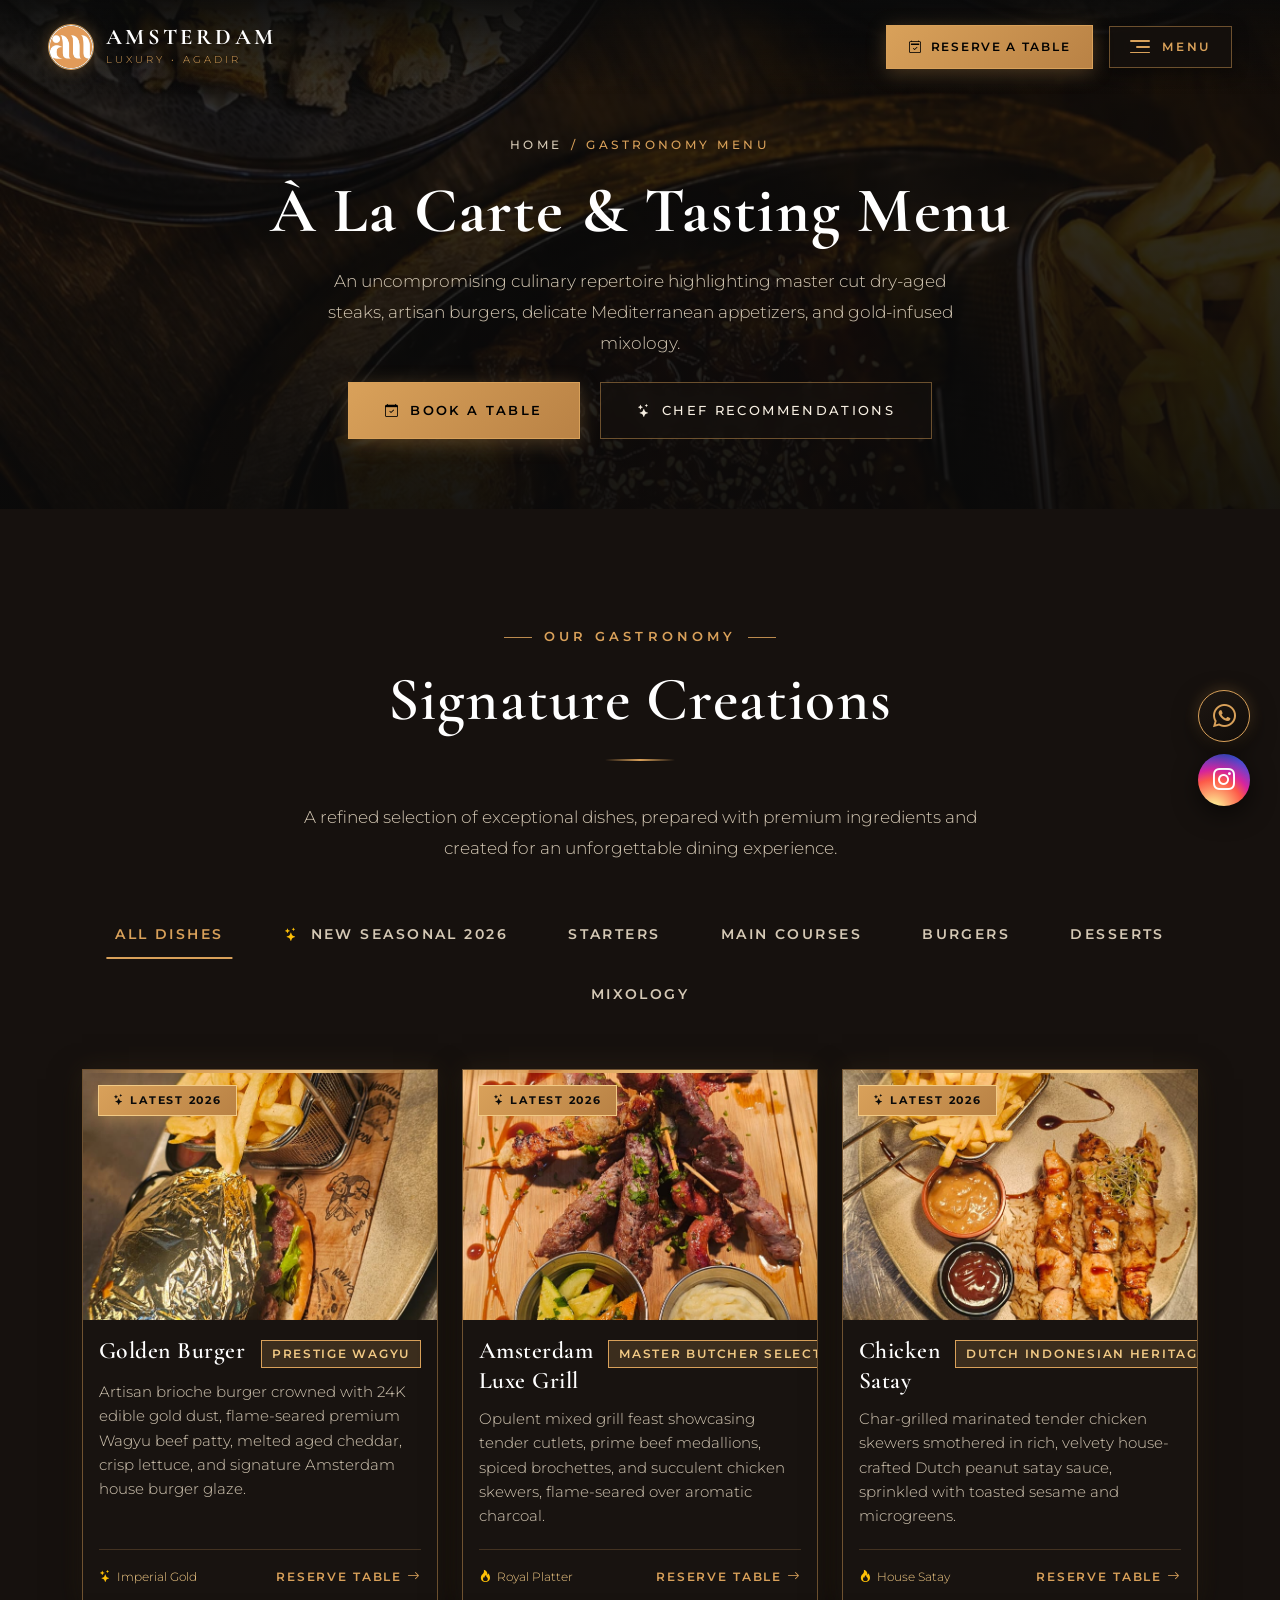
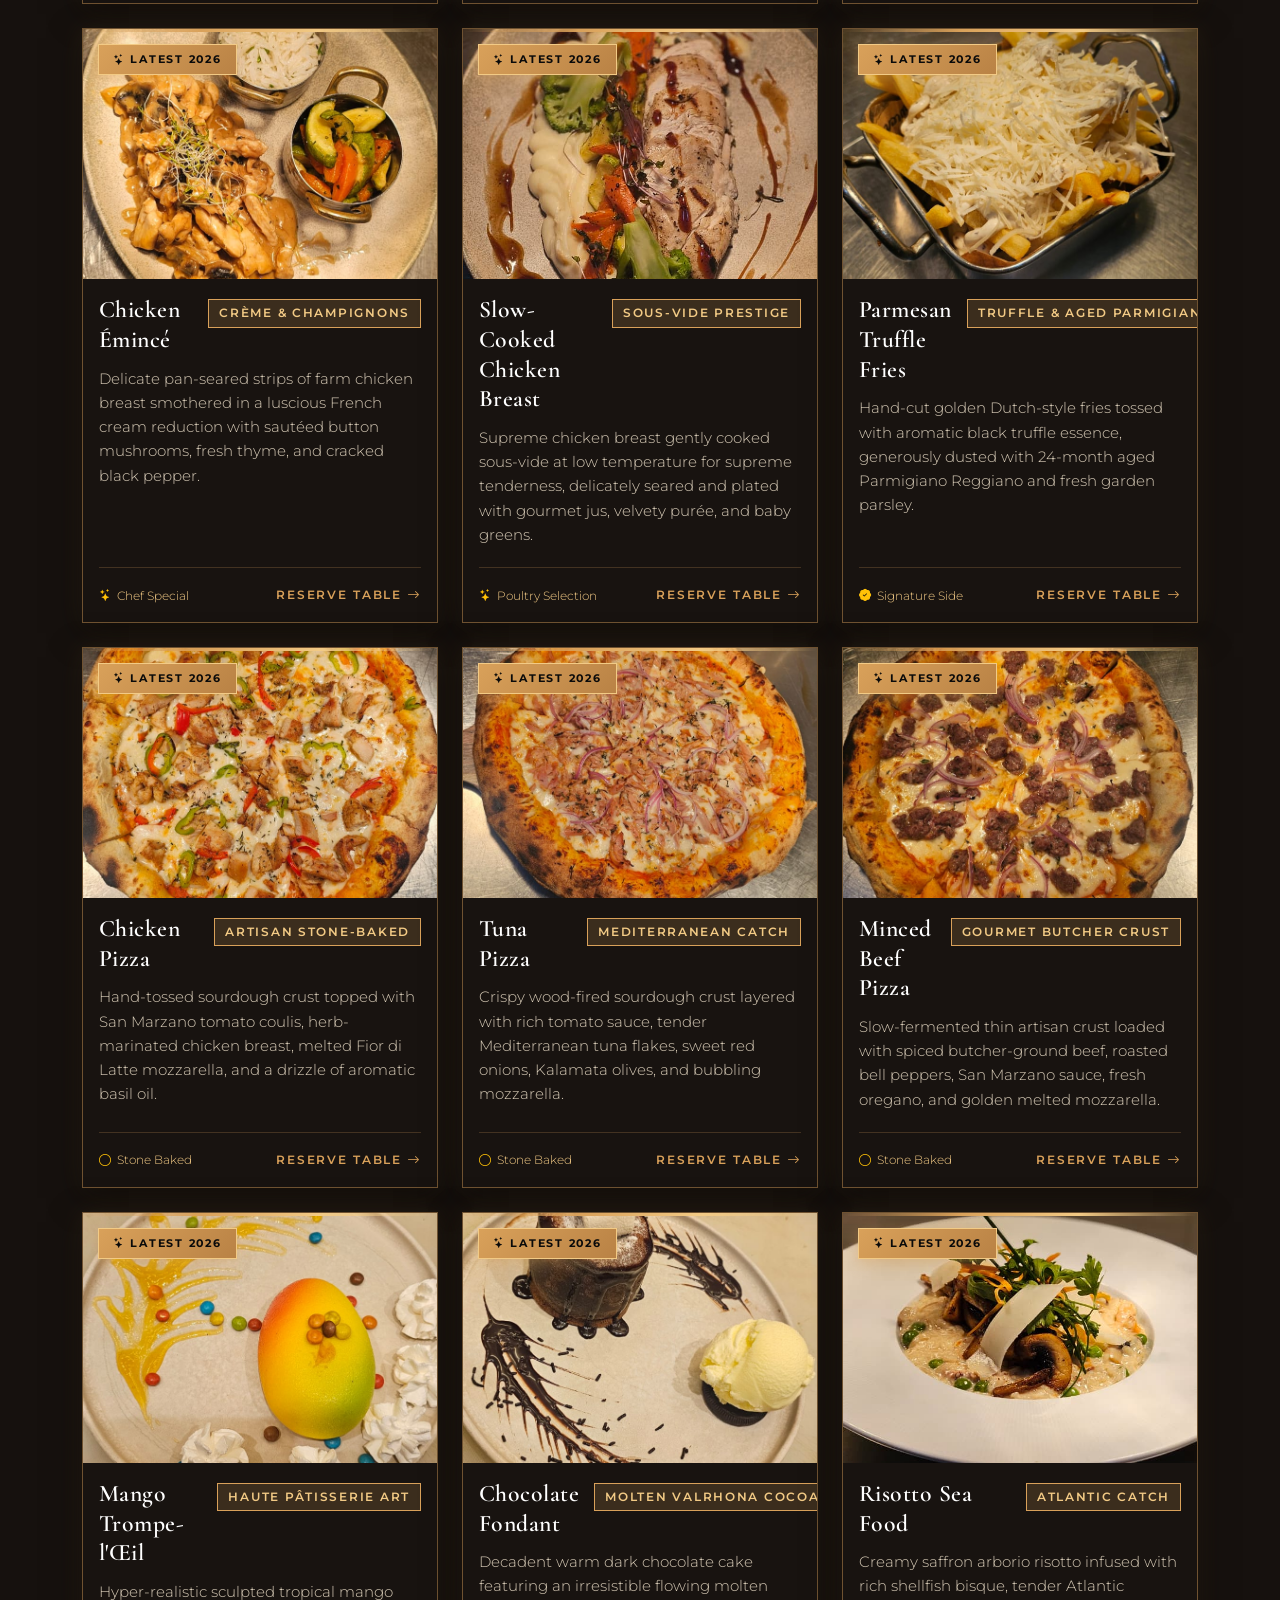
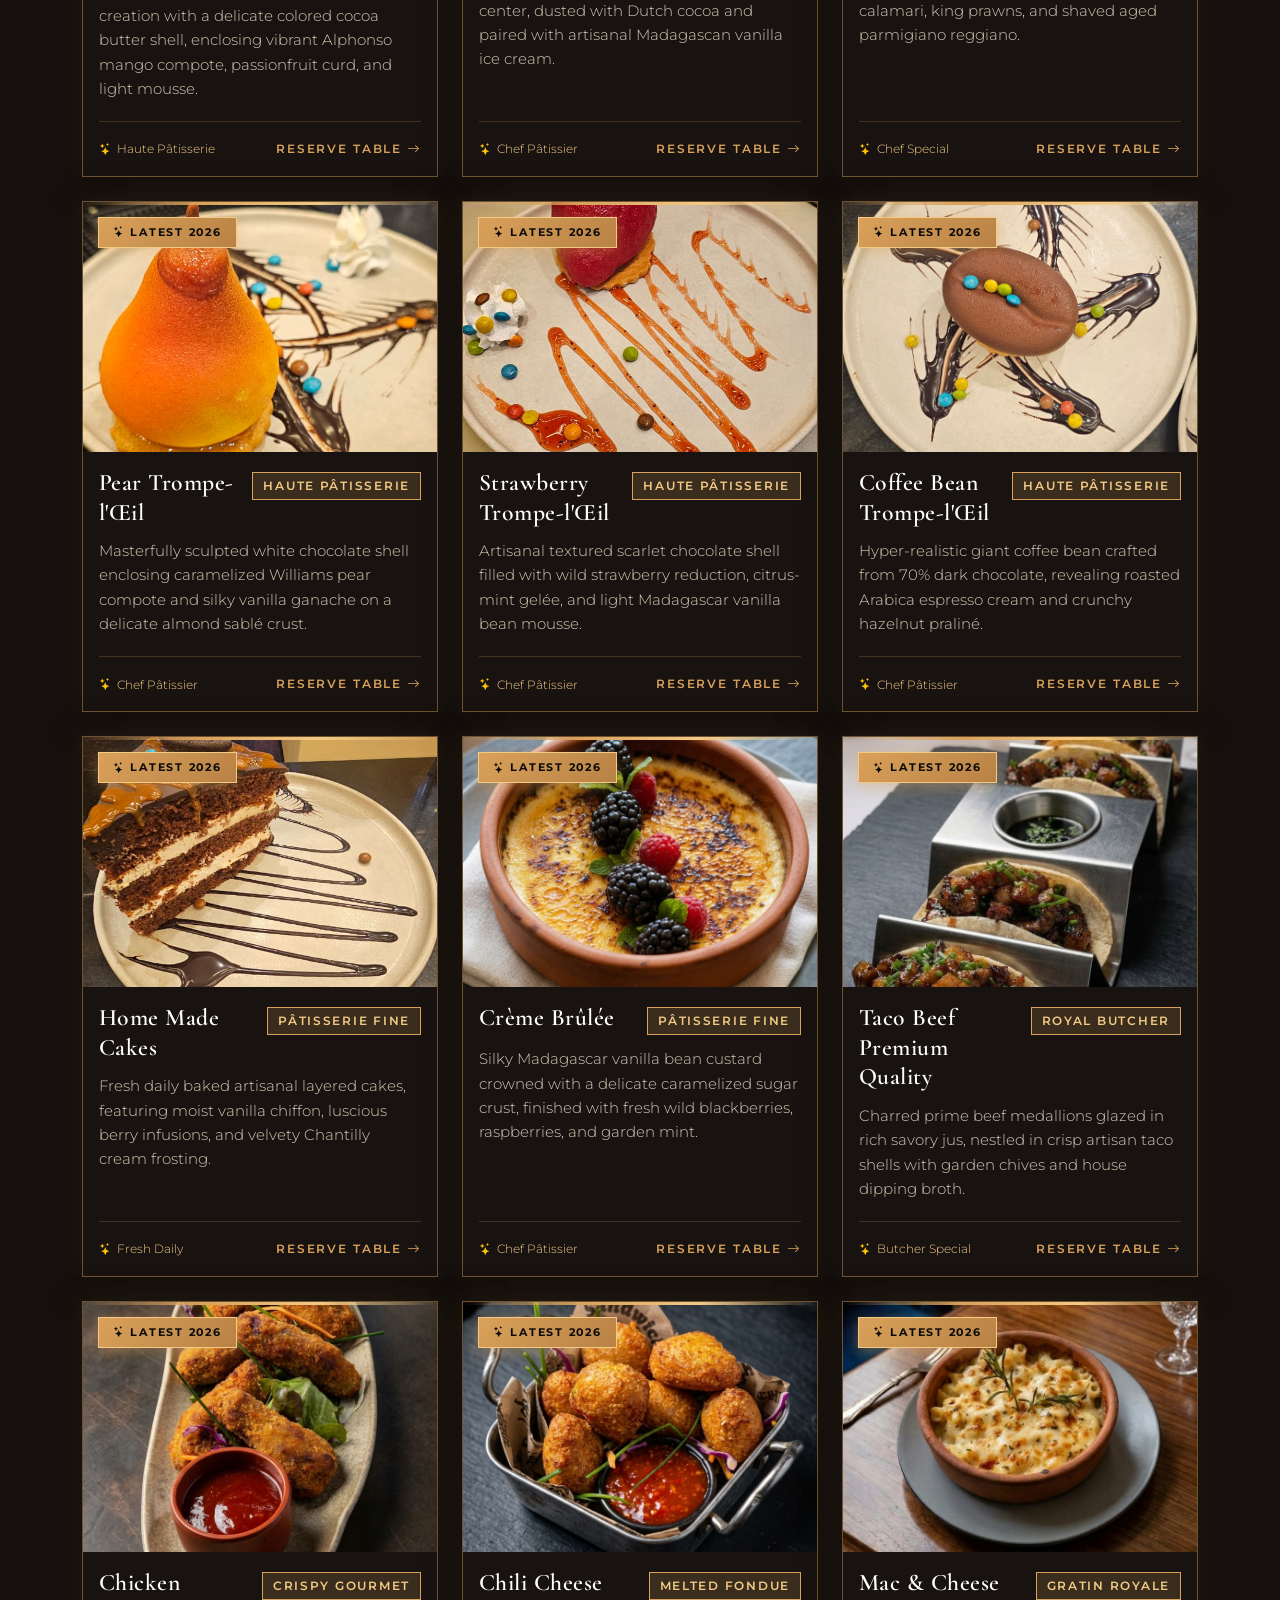
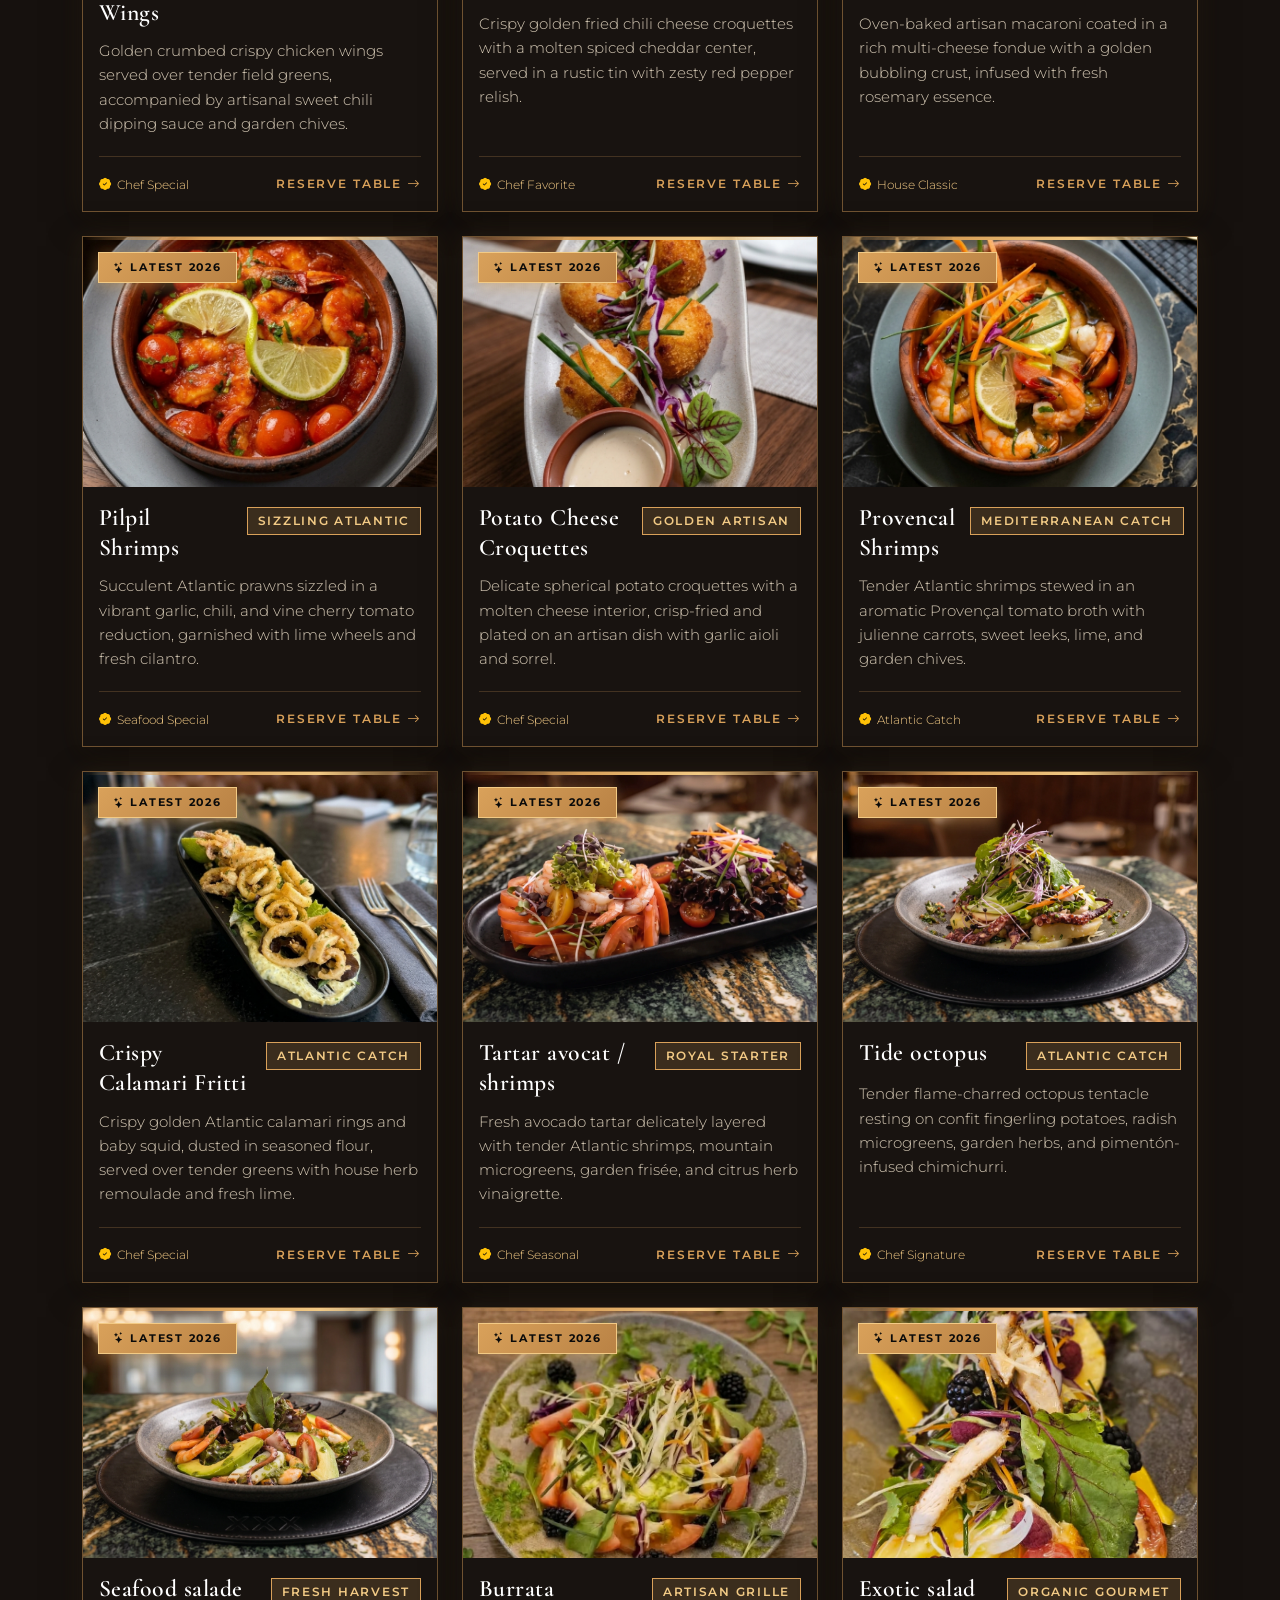
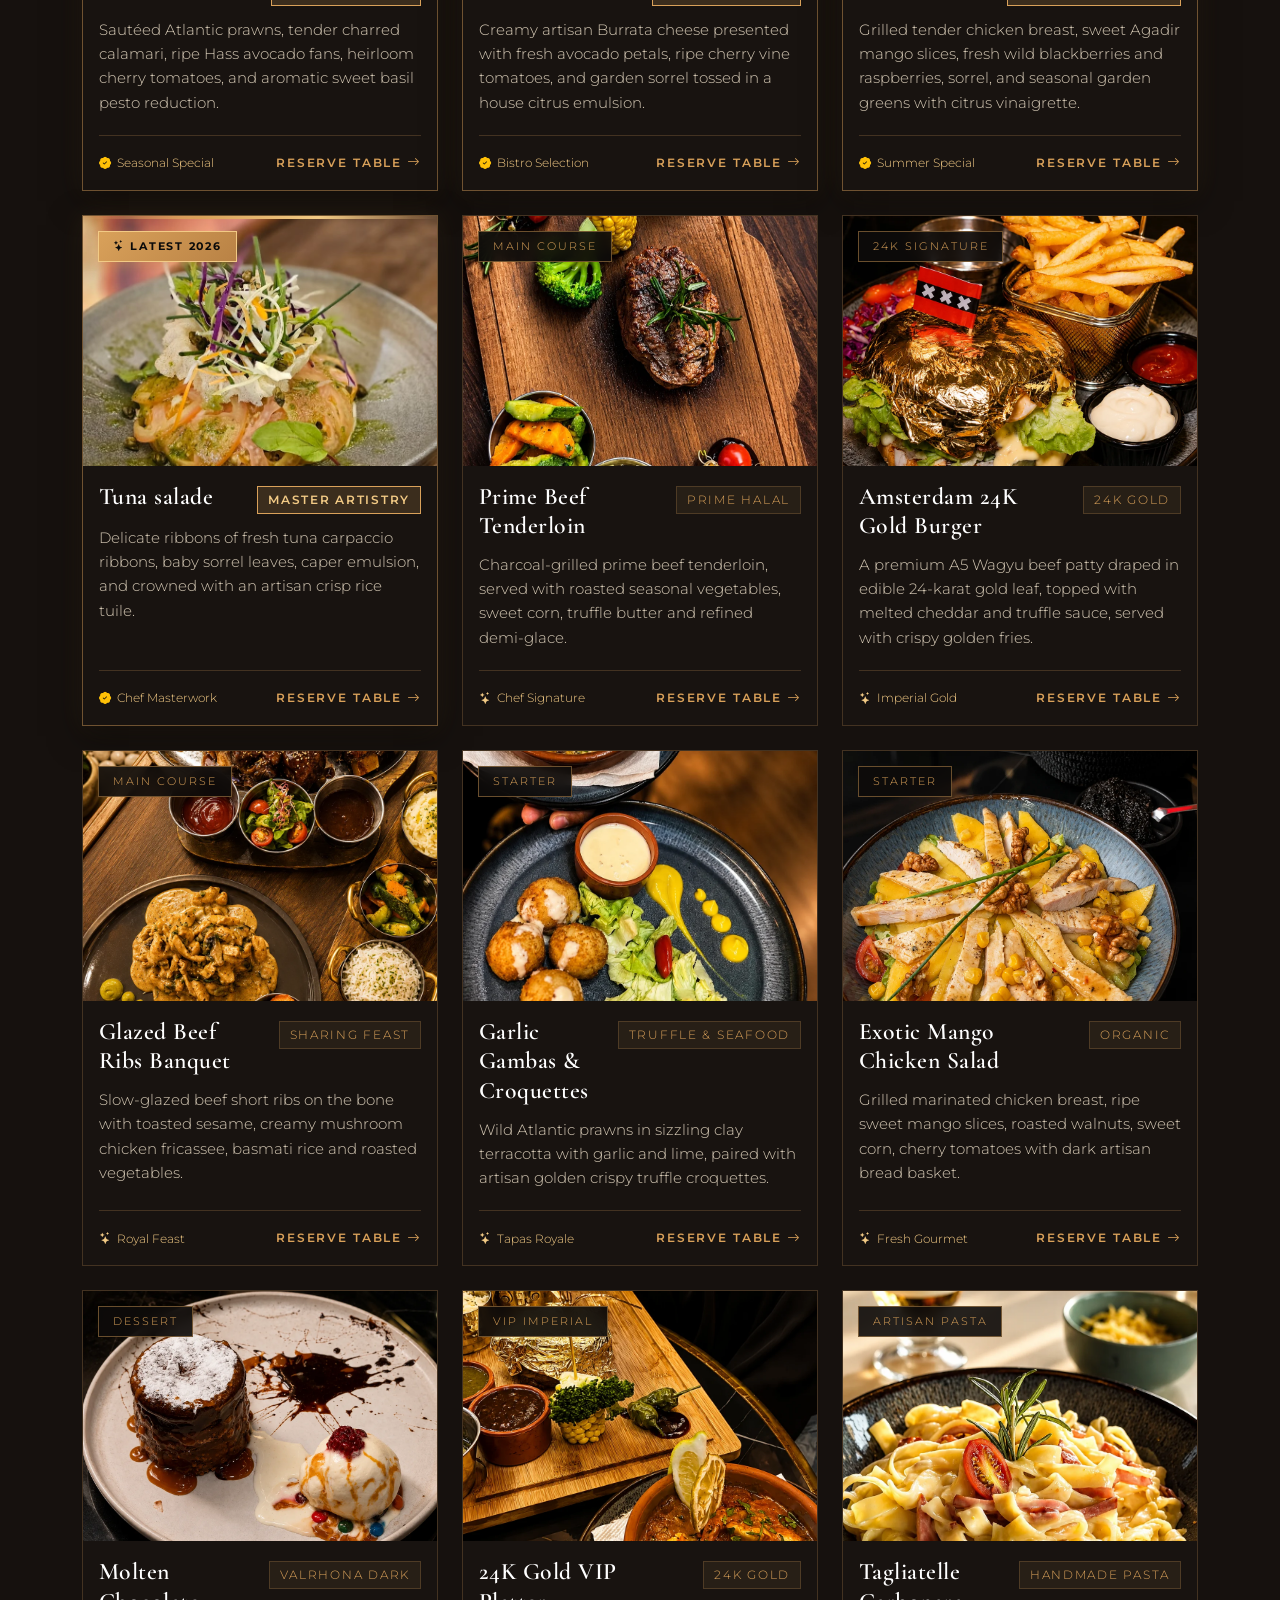
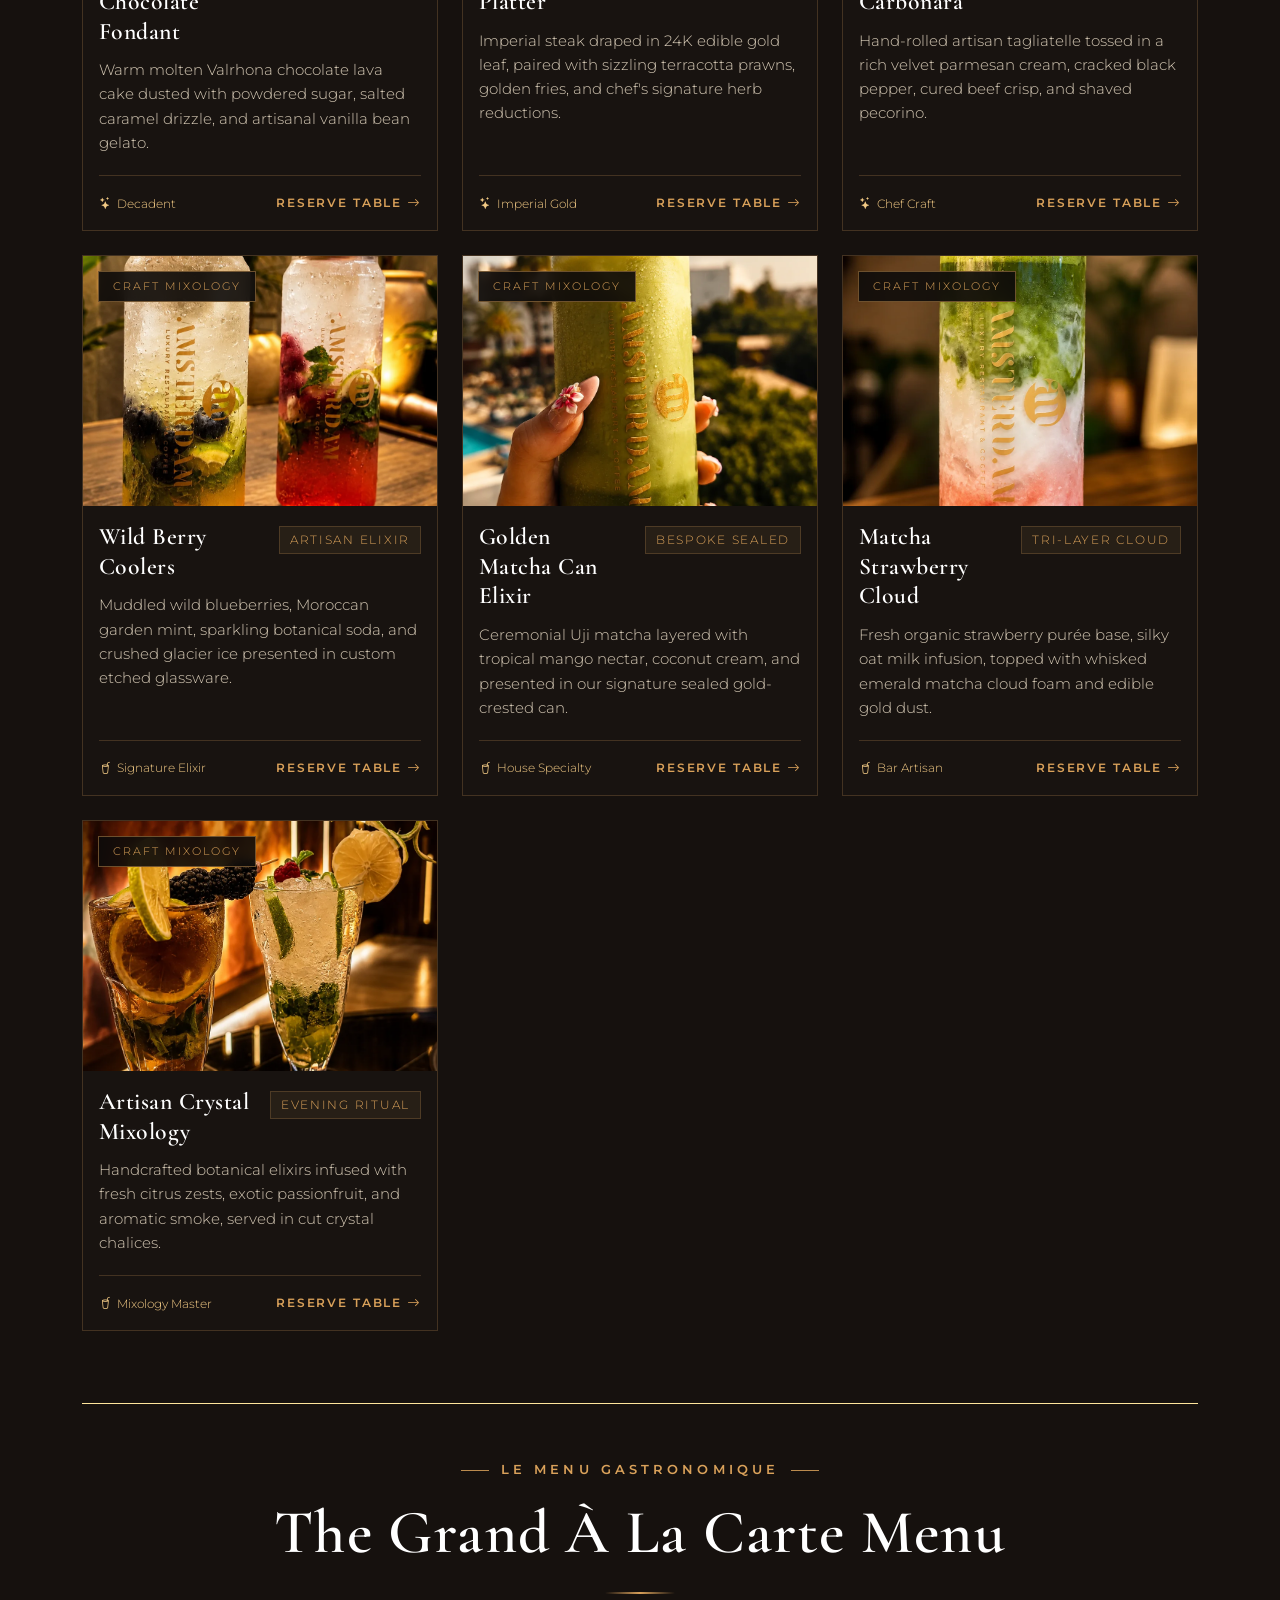
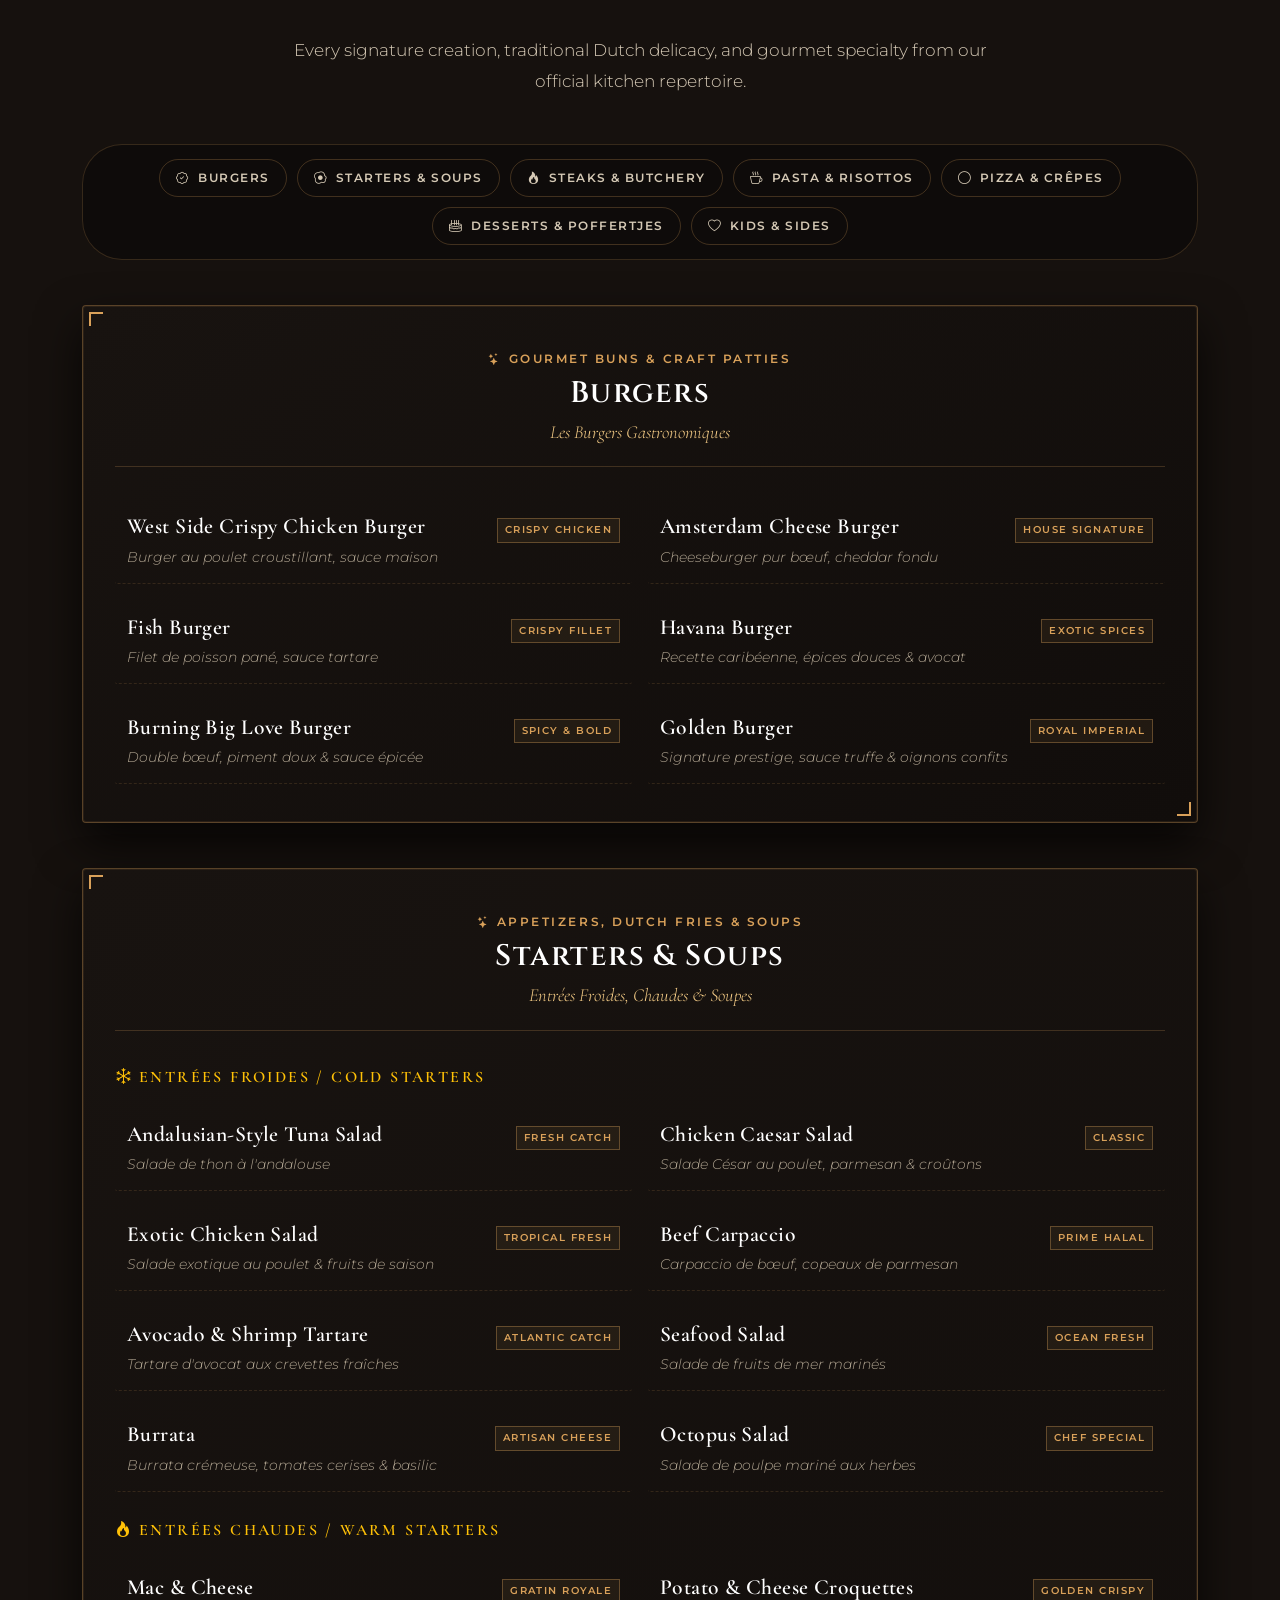
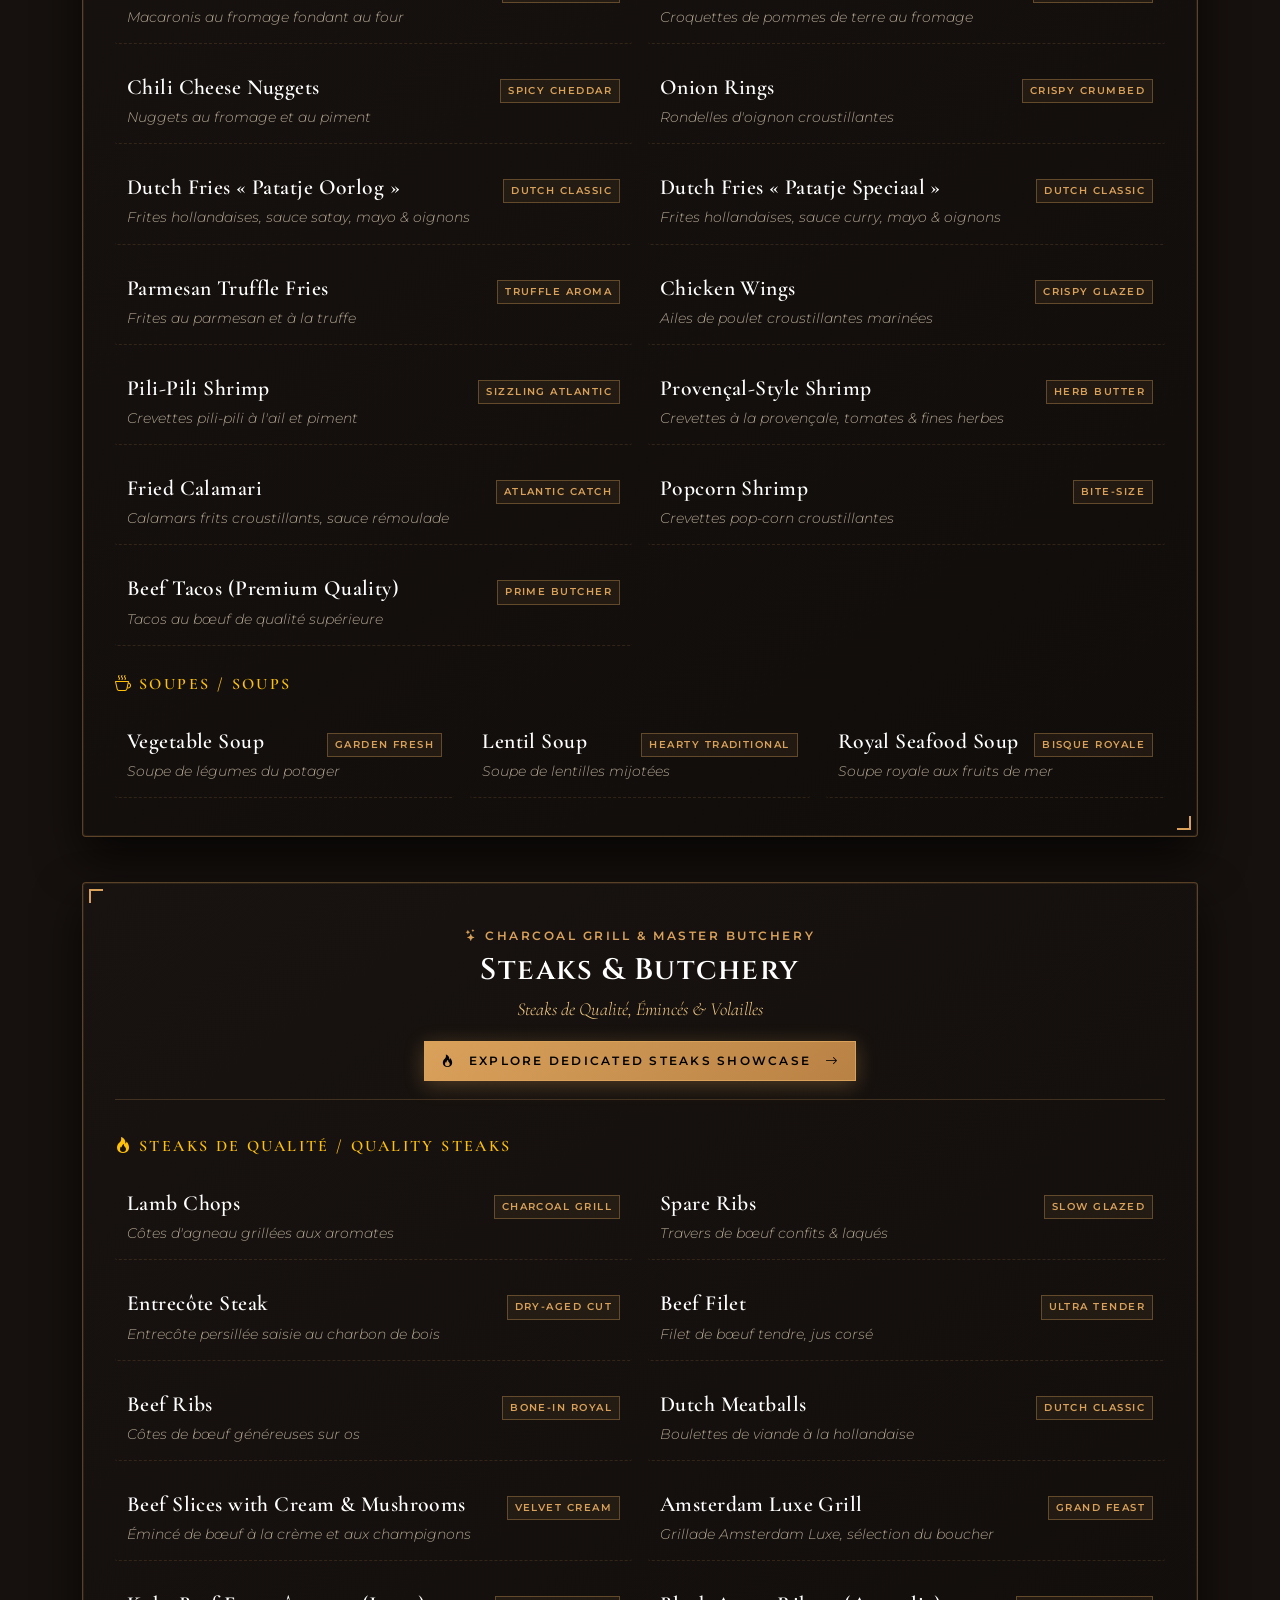
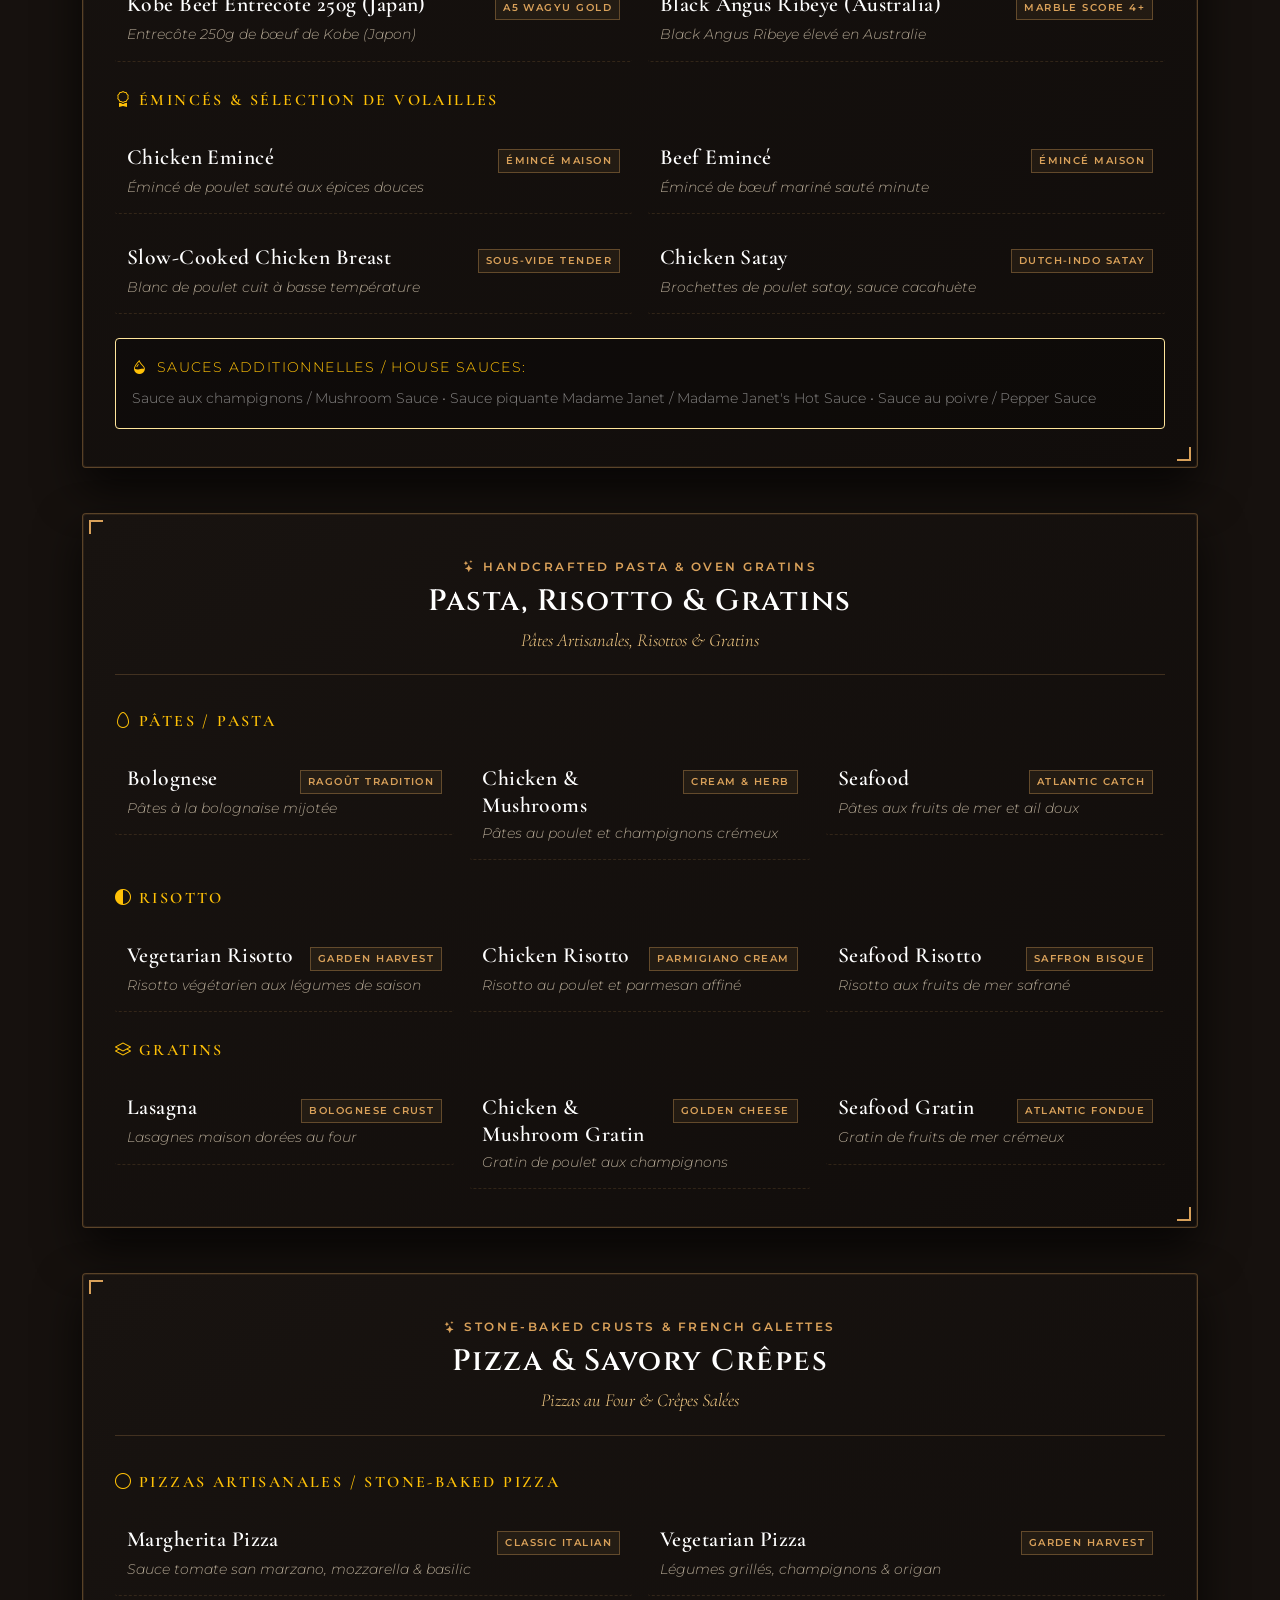
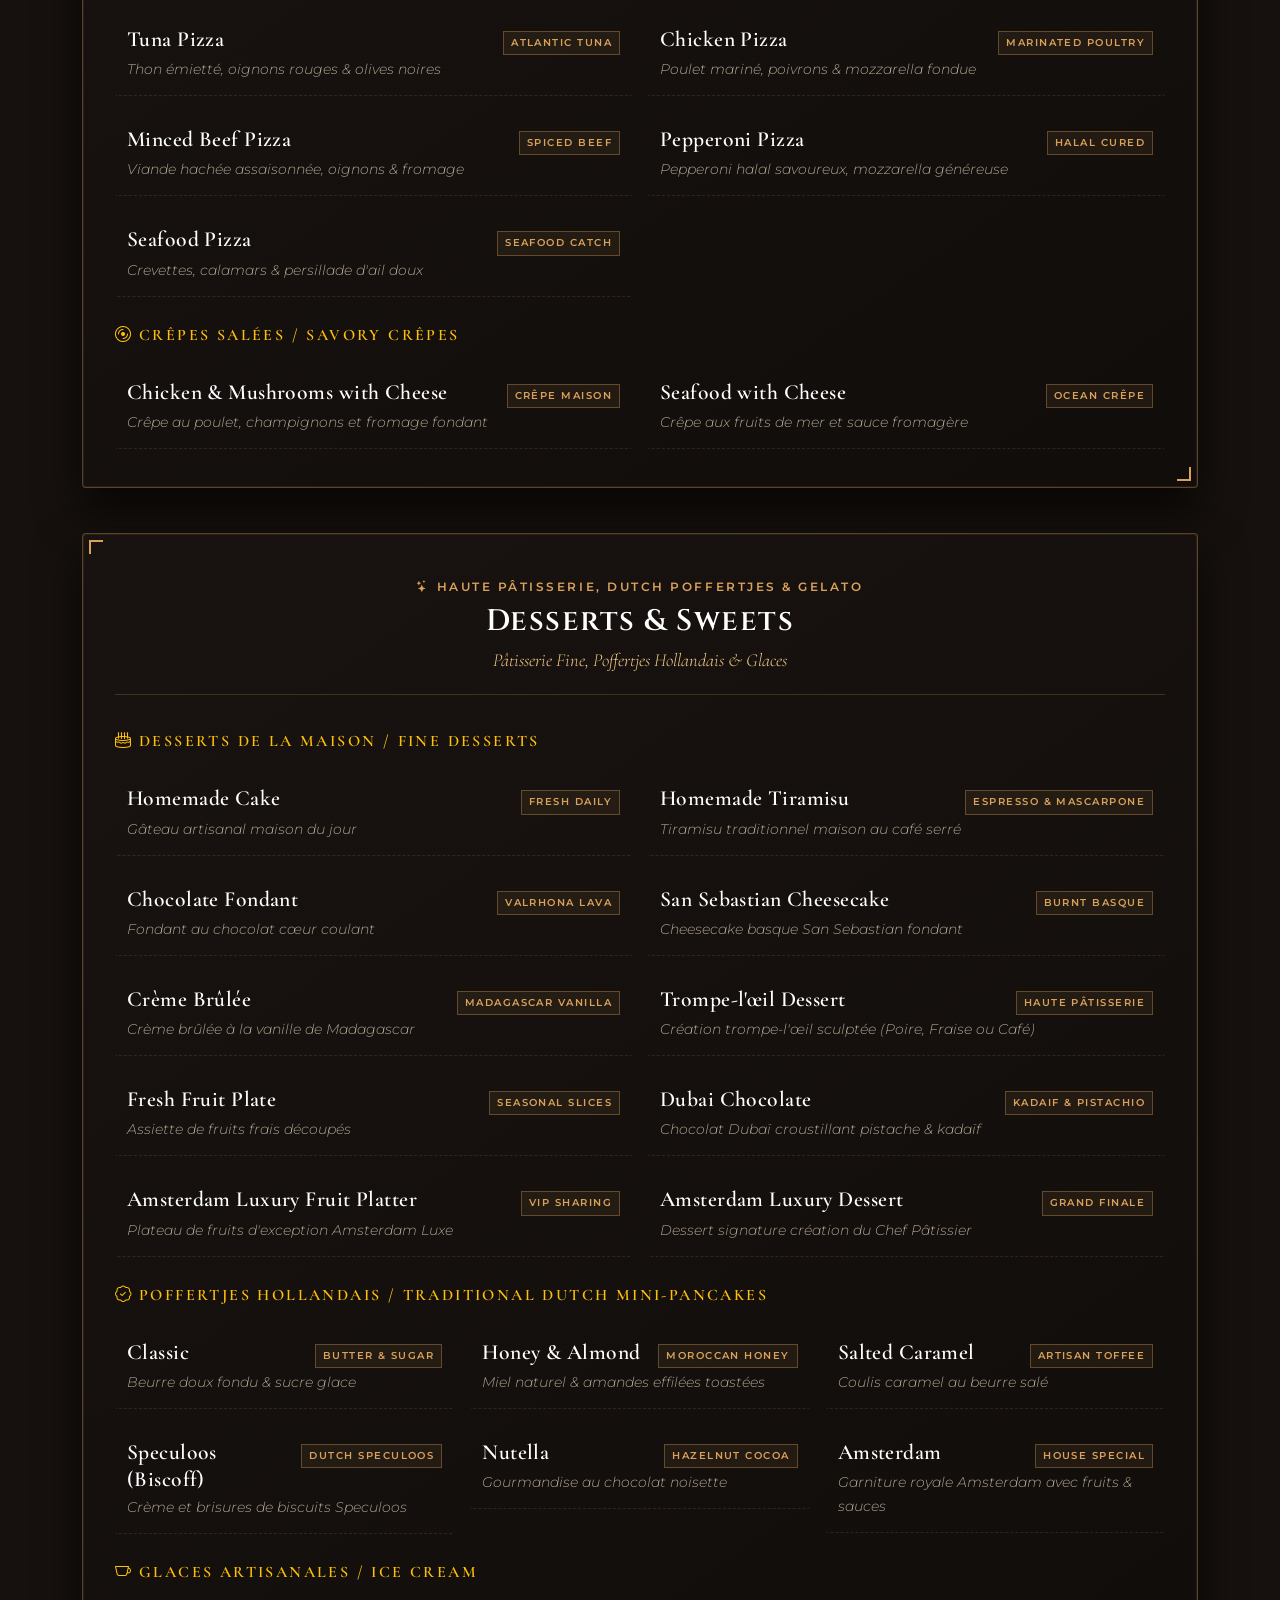
<file: menu.html>
<!DOCTYPE html>
<html lang="en">

<head>
    <meta charset="UTF-8">
    <meta name="viewport" content="width=device-width, initial-scale=1.0">

    <!-- Primary SEO Meta Tags -->
    <title>Signature Menu | Amsterdam Luxury Restaurant Agadir</title>
    <meta name="title" content="Signature Menu | Amsterdam Luxury Restaurant Agadir">
    <meta name="description"
        content="Explore the full culinary repertoire at Amsterdam Luxury in Agadir. Master cut dry-aged steaks, artisan burgers, delicate Mediterranean appetizers, and gold-infused mixology.">
    <meta name="keywords"
        content="Amsterdam Luxury menu, Agadir restaurant menu, dry aged steak Agadir, wagyu burger Morocco, halal cocktails Agadir">
    <meta name="robots" content="index, follow">
    <link rel="canonical" href="https://amsterdamluxury.ma/menu.html">

    <!-- Open Graph / Facebook -->
    <meta property="og:type" content="restaurant.menu">
    <meta property="og:url" content="https://amsterdamluxury.ma/menu.html">
    <meta property="og:title" content="Signature Menu | Amsterdam Luxury Restaurant Agadir">
    <meta property="og:description" content="Explore the full culinary repertoire at Amsterdam Luxury in Agadir.">
    <meta property="og:image" content="./assets/imgs/Menu1.webp">

    <!-- Favicon -->
    <link rel="icon" type="image/jpeg" href="./assets/imgs/Amsterdam_Logo.jpeg">

    <!-- Bootstrap 5.3 CSS -->
    <link href="https://cdn.jsdelivr.net/npm/bootstrap@5.3.3/dist/css/bootstrap.min.css" rel="stylesheet"
        integrity="sha384-QWTKZyjpPEjISv5WaRU9OFeRpok6YctnYmDr5pNlyT2bRjXh0JMhjY6hW+ALEwIH" crossorigin="anonymous">

    <!-- Bootstrap Icons -->
    <link rel="stylesheet" href="https://cdn.jsdelivr.net/npm/bootstrap-icons@1.11.3/font/bootstrap-icons.min.css">

    <!-- AOS Animation Library CSS -->
    <link rel="stylesheet" href="https://cdn.jsdelivr.net/npm/aos@2.3.4/dist/aos.css">

    <!-- Custom Luxury Stylesheet -->
    <link rel="stylesheet" href="./assets/css/style.css">
</head>

<body>

    <!-- ======================================================================
         1. HEADER & NAVBAR
         ====================================================================== -->
    <header class="header_navbar">
        <div class="container-fluid px-lg-5 px-3">
            <div class="d-flex align-items-center justify-content-between">

                <!-- Brand / Logo -->
                <a href="index.html" class="brand_logo_link" aria-label="Amsterdam Luxury Homepage">
                    <img src="./assets/imgs/Amsterdam_Logo.jpeg" alt="Amsterdam Luxury Logo" class="brand_logo_img">
                    <div class="brand_text_box">
                        <span class="brand_title">AMSTERDAM</span>
                        <span class="brand_tagline">LUXURY • AGADIR</span>
                    </div>
                </a>

                <!-- Right Action Controls: Reserve Table + Menu Toggle -->
                <div class="d-flex align-items-center gap-3">
                    <a href="reservation.html" class="luxury_btn_gold header_reserve_btn">
                        <i class="bi bi-calendar2-check"></i> Reserve a Table
                    </a>

                    <!-- Luxury Menu Toggle Button -->
                    <button class="header_menu_toggle_btn" id="header_menu_toggle_btn"
                        aria-label="Toggle navigation menu">
                        <span class="toggle_bars_icon">
                            <span class="bar bar_top"></span>
                            <span class="bar bar_mid"></span>
                            <span class="bar bar_bot"></span>
                        </span>
                        <span class="toggle_btn_label">MENU</span>
                    </button>
                </div>

            </div>
        </div>
    </header>

    <!-- Luxury Sidebar Navigation Drawer -->
    <div class="drawer_backdrop"></div>
    <aside class="luxury_sidebar_drawer" aria-label="Main Navigation Sidebar">
        <div class="drawer_header">
            <a href="index.html" class="drawer_brand_box">
                <div class="drawer_brand_mark">
                    <img src="./assets/imgs/Amsterdam_Logo.jpeg" alt="Amsterdam Luxury" class="drawer_brand_logo">
                </div>
                <div>
                    <span class="drawer_brand_title">AMSTERDAM</span>
                    <span class="drawer_brand_sub">HAUTE GASTRONOMIE • AGADIR</span>
                </div>
            </a>
            <button class="drawer_close_btn" aria-label="Close navigation menu">
                <span>CLOSE</span>
                <i class="bi bi-x-lg"></i>
            </button>
        </div>

        <div class="drawer_body_content">
            <ul class="drawer_links">
                <li>
                    <a href="index.html" class="drawer_link">
                        <div class="drawer_link_left">
                            <span class="drawer_link_index">01</span>
                            <div class="drawer_link_text_wrap">
                                <span class="drawer_link_title">Home</span>
                                <span class="drawer_link_tag">Fine Dining & Lounge</span>
                            </div>
                        </div>
                        <div class="drawer_link_action">
                            <span class="drawer_link_glyph">✦</span>
                            <i class="bi bi-arrow-right drawer_link_arrow"></i>
                        </div>
                    </a>
                </li>
                <li>
                    <a href="about.html" class="drawer_link">
                        <div class="drawer_link_left">
                            <span class="drawer_link_index">02</span>
                            <div class="drawer_link_text_wrap">
                                <span class="drawer_link_title">About Us</span>
                                <span class="drawer_link_tag">Our Heritage & Story</span>
                            </div>
                        </div>
                        <div class="drawer_link_action">
                            <span class="drawer_link_glyph">✦</span>
                            <i class="bi bi-arrow-right drawer_link_arrow"></i>
                        </div>
                    </a>
                </li>
                <li>
                    <a href="menu.html" class="drawer_link active">
                        <div class="drawer_link_left">
                            <span class="drawer_link_index">03</span>
                            <div class="drawer_link_text_wrap">
                                <span class="drawer_link_title">Signature Menu</span>
                                <span class="drawer_link_tag">Haute Gastronomie Halal</span>
                            </div>
                        </div>
                        <div class="drawer_link_action">
                            <span class="drawer_link_glyph">✦</span>
                            <i class="bi bi-arrow-right drawer_link_arrow"></i>
                        </div>
                    </a>
                </li>
                <li>
                    <a href="steaks.html" class="drawer_link">
                        <div class="drawer_link_left">
                            <span class="drawer_link_index">04</span>
                            <div class="drawer_link_text_wrap">
                                <span class="drawer_link_title">Prime Steaks</span>
                                <span class="drawer_link_tag">Dry-Aged Butchery & Wagyu</span>
                            </div>
                        </div>
                        <div class="drawer_link_action">
                            <span class="drawer_link_glyph">✦</span>
                            <i class="bi bi-arrow-right drawer_link_arrow"></i>
                        </div>
                    </a>
                </li>
                <li>
                    <a href="dinner-show.html" class="drawer_link">
                        <div class="drawer_link_left">
                            <span class="drawer_link_index">05</span>
                            <div class="drawer_link_text_wrap">
                                <span class="drawer_link_title">Live Dinner Show</span>
                                <span class="drawer_link_tag">Sensorial Live Artistry</span>
                            </div>
                        </div>
                        <div class="drawer_link_action">
                            <span class="drawer_link_glyph">✦</span>
                            <i class="bi bi-arrow-right drawer_link_arrow"></i>
                        </div>
                    </a>
                </li>
                <li>
                    <a href="private-events.html" class="drawer_link">
                        <div class="drawer_link_left">
                            <span class="drawer_link_index">05</span>
                            <div class="drawer_link_text_wrap">
                                <span class="drawer_link_title">Private Events</span>
                                <span class="drawer_link_tag">VIP Salons & Celebrations</span>
                            </div>
                        </div>
                        <div class="drawer_link_action">
                            <span class="drawer_link_glyph">✦</span>
                            <i class="bi bi-arrow-right drawer_link_arrow"></i>
                        </div>
                    </a>
                </li>
                <li>
                    <a href="gallery.html" class="drawer_link">
                        <div class="drawer_link_left">
                            <span class="drawer_link_index">06</span>
                            <div class="drawer_link_text_wrap">
                                <span class="drawer_link_title">Visual Gallery</span>
                                <span class="drawer_link_tag">Atmosphere & Moments</span>
                            </div>
                        </div>
                        <div class="drawer_link_action">
                            <span class="drawer_link_glyph">✦</span>
                            <i class="bi bi-arrow-right drawer_link_arrow"></i>
                        </div>
                    </a>
                </li>
                <li>
                    <a href="reservation.html" class="drawer_link">
                        <div class="drawer_link_left">
                            <span class="drawer_link_index">07</span>
                            <div class="drawer_link_text_wrap">
                                <span class="drawer_link_title">Reservations</span>
                                <span class="drawer_link_tag">VIP Tables & Concierge</span>
                            </div>
                        </div>
                        <div class="drawer_link_action">
                            <span class="drawer_link_glyph">✦</span>
                            <i class="bi bi-arrow-right drawer_link_arrow"></i>
                        </div>
                    </a>
                </li>
                <li>
                    <a href="contact.html" class="drawer_link">
                        <div class="drawer_link_left">
                            <span class="drawer_link_index">08</span>
                            <div class="drawer_link_text_wrap">
                                <span class="drawer_link_title">Contact & Location</span>
                                <span class="drawer_link_tag">Agadir Bay, Morocco</span>
                            </div>
                        </div>
                        <div class="drawer_link_action">
                            <span class="drawer_link_glyph">✦</span>
                            <i class="bi bi-arrow-right drawer_link_arrow"></i>
                        </div>
                    </a>
                </li>
            </ul>
        </div>

        <div class="drawer_footer">
            <div class="drawer_action_grid">
                <a href="reservation.html" class="drawer_action_card drawer_action_reserve">
                    <span class="action_card_label">VIP RESERVATION</span>
                    <span class="action_card_main">
                        <span>Book Table</span>
                        <i class="bi bi-arrow-up-right"></i>
                    </span>
                </a>
                <a href="https://wa.me/212609070598" target="_blank" rel="noopener noreferrer"
                    class="drawer_action_card drawer_action_wa">
                    <span class="action_card_label">
                        <span class="radar_dot"></span> CONCIERGE 24/7
                    </span>
                    <span class="action_card_main">
                        <span>WhatsApp</span>
                        <i class="bi bi-whatsapp"></i>
                    </span>
                </a>
            </div>

            <div class="drawer_meta_bar">
                <span class="drawer_coords">AGADIR BAY — 30°25'N 9°36'W</span>
                <div class="drawer_social_minimal">
                    <a href="https://instagram.com/amsterdamagadir" target="_blank" rel="noopener noreferrer"
                        aria-label="Instagram">IG</a>
                    <span class="meta_dot">/</span>
                    <a href="https://tiktok.com/@amsterdamluxury" target="_blank" rel="noopener noreferrer"
                        aria-label="TikTok">TK</a>
                    <span class="meta_dot">/</span>
                    <a href="https://facebook.com" target="_blank" rel="noopener noreferrer"
                        aria-label="Facebook">FB</a>
                    <span class="meta_dot">/</span>
                    <a href="https://wa.me/212609070598" target="_blank" rel="noopener noreferrer"
                        aria-label="WhatsApp">WA</a>
                </div>
            </div>
        </div>
    </aside>

    <!-- ======================================================================
         2. PAGE HEADER BANNER
         ====================================================================== -->
    <section class="page_header_section" style="background-image: url('./assets/imgs/Restaurant/Food3.webp');">
        <div class="page_header_overlay"></div>
        <div class="container">
            <div class="page_header_content" data-aos="fade-up">
                <div class="page_breadcrumb">
                    <a href="index.html">Home</a>
                    <span>/</span>
                    <span>Gastronomy Menu</span>
                </div>
                <h1 class="page_header_title">À La Carte & Tasting Menu</h1>
                <p class="page_header_desc">
                    An uncompromising culinary repertoire highlighting master cut dry-aged steaks, artisan burgers,
                    delicate Mediterranean appetizers, and gold-infused mixology.
                </p>
                <div class="mt-4">
                    <a href="reservation.html" class="luxury_btn_gold me-3">
                        <i class="bi bi-calendar-check"></i> Book a Table
                    </a>
                    <button class="luxury_btn_outline"
                        onclick="show_luxury_toast('Tasting Menu', 'Our seasonal gastronomy selections are prepared daily by the Executive Chef.');">
                        <i class="bi bi-stars"></i> Chef Recommendations
                    </button>
                </div>
            </div>
        </div>
    </section>

    <!-- ======================================================================
         3. FULL DETAILED MENU SECTIONS (NO PRICING)
         ====================================================================== -->
    <section class="luxury_section menu_section">
        <div class="container">

            <div class="text-center" data-aos="fade-up">
                <span class="section_label">OUR GASTRONOMY</span>
                <h2 class="section_title">Signature Creations</h2>
                <div class="gold_divider"></div>
                <p class="section_subtitle">
                    A refined selection of exceptional dishes, prepared with premium ingredients and created for an
                    unforgettable dining experience.
                </p>
            </div>

            <!-- Category Tabs -->
            <div class="menu_tabs_wrapper mt-5" data-aos="fade-up" data-aos-delay="100">
                <button class="menu_tab_btn active" data-category="all">All Dishes</button>
                <button class="menu_tab_btn" data-category="seasonal"><i class="bi bi-stars text-warning me-1"></i>
                    New Seasonal 2026</button>
                <button class="menu_tab_btn" data-category="starters">Starters</button>
                <button class="menu_tab_btn" data-category="mains">Main Courses</button>
                <button class="menu_tab_btn" data-category="burgers">Burgers</button>
                <button class="menu_tab_btn" data-category="desserts">Desserts</button>
                <button class="menu_tab_btn" data-category="drinks">Mixology</button>
            </div>

            <!-- Menu Items Grid -->
            <div class="row" id="menu_items_container">

                <!-- Latest Seasonal Dish: Golden Burger -->
                <div class="col-lg-4 col-md-6 col-12 mb-4 menu_item_col" data-category="seasonal burgers mains"
                    data-aos="fade-up">
                    <div class="menu_card menu_card_latest">
                        <div class="menu_img_box">
                            <img src="./assets/imgs/New_Menus/Golden_burguer.jpeg"
                                alt="Golden Burger - Amsterdam Luxury Agadir" class="menu_card_img" loading="lazy">
                            <span class="menu_category_tag menu_category_tag_latest"><i class="bi bi-stars"></i>
                                Latest 2026</span>
                        </div>
                        <div class="menu_content_box">
                            <div class="menu_header_row">
                                <h3 class="menu_item_title">Golden Burger</h3>
                                <span class="menu_item_badge_tag menu_item_badge_tag_latest">Prestige Wagyu</span>
                            </div>
                            <p class="menu_item_desc">Artisan brioche burger crowned with 24K edible gold dust, flame-seared premium Wagyu beef patty, melted aged cheddar, crisp lettuce, and signature Amsterdam house burger glaze.</p>
                            <div class="menu_item_footer">
                                <span class="menu_item_badge"><i class="bi bi-stars text-warning"></i>
                                    Imperial Gold</span>
                                <a href="reservation.html" class="menu_order_btn">Reserve Table <i
                                        class="bi bi-arrow-right"></i></a>
                            </div>
                        </div>
                    </div>
                </div>

                <!-- Latest Seasonal Dish: Amsterdam Luxe Grill -->
                <div class="col-lg-4 col-md-6 col-12 mb-4 menu_item_col" data-category="seasonal mains"
                    data-aos="fade-up" data-aos-delay="40">
                    <div class="menu_card menu_card_latest">
                        <div class="menu_img_box">
                            <img src="./assets/imgs/New_Menus/Mix_grilled.jpeg"
                                alt="Amsterdam Luxe Grill - Amsterdam Luxury Agadir" class="menu_card_img" loading="lazy">
                            <span class="menu_category_tag menu_category_tag_latest"><i class="bi bi-stars"></i>
                                Latest 2026</span>
                        </div>
                        <div class="menu_content_box">
                            <div class="menu_header_row">
                                <h3 class="menu_item_title">Amsterdam Luxe Grill</h3>
                                <span class="menu_item_badge_tag menu_item_badge_tag_latest">Master Butcher Selection</span>
                            </div>
                            <p class="menu_item_desc">Opulent mixed grill feast showcasing tender cutlets, prime beef medallions, spiced brochettes, and succulent chicken skewers, flame-seared over aromatic charcoal.</p>
                            <div class="menu_item_footer">
                                <span class="menu_item_badge"><i class="bi bi-fire text-warning"></i>
                                    Royal Platter</span>
                                <a href="reservation.html" class="menu_order_btn">Reserve Table <i
                                        class="bi bi-arrow-right"></i></a>
                            </div>
                        </div>
                    </div>
                </div>

                <!-- Latest Seasonal Dish: Chicken Satay -->
                <div class="col-lg-4 col-md-6 col-12 mb-4 menu_item_col" data-category="seasonal mains starters"
                    data-aos="fade-up" data-aos-delay="80">
                    <div class="menu_card menu_card_latest">
                        <div class="menu_img_box">
                            <img src="./assets/imgs/New_Menus/Chiken_satay.jpeg"
                                alt="Chicken Satay - Amsterdam Luxury Agadir" class="menu_card_img" loading="lazy">
                            <span class="menu_category_tag menu_category_tag_latest"><i class="bi bi-stars"></i>
                                Latest 2026</span>
                        </div>
                        <div class="menu_content_box">
                            <div class="menu_header_row">
                                <h3 class="menu_item_title">Chicken Satay</h3>
                                <span class="menu_item_badge_tag menu_item_badge_tag_latest">Dutch Indonesian Heritage</span>
                            </div>
                            <p class="menu_item_desc">Char-grilled marinated tender chicken skewers smothered in rich, velvety house-crafted Dutch peanut satay sauce, sprinkled with toasted sesame and microgreens.</p>
                            <div class="menu_item_footer">
                                <span class="menu_item_badge"><i class="bi bi-fire text-warning"></i>
                                    House Satay</span>
                                <a href="reservation.html" class="menu_order_btn">Reserve Table <i
                                        class="bi bi-arrow-right"></i></a>
                            </div>
                        </div>
                    </div>
                </div>

                <!-- Latest Seasonal Dish: Chicken Émincé -->
                <div class="col-lg-4 col-md-6 col-12 mb-4 menu_item_col" data-category="seasonal mains"
                    data-aos="fade-up" data-aos-delay="120">
                    <div class="menu_card menu_card_latest">
                        <div class="menu_img_box">
                            <img src="./assets/imgs/New_Menus/Emincer_chiken.jpeg"
                                alt="Chicken Émincé - Amsterdam Luxury Agadir" class="menu_card_img" loading="lazy">
                            <span class="menu_category_tag menu_category_tag_latest"><i class="bi bi-stars"></i>
                                Latest 2026</span>
                        </div>
                        <div class="menu_content_box">
                            <div class="menu_header_row">
                                <h3 class="menu_item_title">Chicken Émincé</h3>
                                <span class="menu_item_badge_tag menu_item_badge_tag_latest">Crème &amp; Champignons</span>
                            </div>
                            <p class="menu_item_desc">Delicate pan-seared strips of farm chicken breast smothered in a luscious French cream reduction with sautéed button mushrooms, fresh thyme, and cracked black pepper.</p>
                            <div class="menu_item_footer">
                                <span class="menu_item_badge"><i class="bi bi-stars text-warning"></i>
                                    Chef Special</span>
                                <a href="reservation.html" class="menu_order_btn">Reserve Table <i
                                        class="bi bi-arrow-right"></i></a>
                            </div>
                        </div>
                    </div>
                </div>

                <!-- Latest Seasonal Dish: Slow-Cooked Chicken Breast -->
                <div class="col-lg-4 col-md-6 col-12 mb-4 menu_item_col" data-category="seasonal mains"
                    data-aos="fade-up" data-aos-delay="160">
                    <div class="menu_card menu_card_latest">
                        <div class="menu_img_box">
                            <img src="./assets/imgs/Sweets/Petchuga_poulet.jpeg"
                                alt="Slow-Cooked Chicken Breast - Amsterdam Luxury Agadir" class="menu_card_img" loading="lazy">
                            <span class="menu_category_tag menu_category_tag_latest"><i class="bi bi-stars"></i>
                                Latest 2026</span>
                        </div>
                        <div class="menu_content_box">
                            <div class="menu_header_row">
                                <h3 class="menu_item_title">Slow-Cooked Chicken Breast</h3>
                                <span class="menu_item_badge_tag menu_item_badge_tag_latest">Sous-Vide Prestige</span>
                            </div>
                            <p class="menu_item_desc">Supreme chicken breast gently cooked sous-vide at low temperature for supreme tenderness, delicately seared and plated with gourmet jus, velvety purée, and baby greens.</p>
                            <div class="menu_item_footer">
                                <span class="menu_item_badge"><i class="bi bi-stars text-warning"></i>
                                    Poultry Selection</span>
                                <a href="reservation.html" class="menu_order_btn">Reserve Table <i
                                        class="bi bi-arrow-right"></i></a>
                            </div>
                        </div>
                    </div>
                </div>

                <!-- Latest Seasonal Dish: Parmesan Truffle Fries -->
                <div class="col-lg-4 col-md-6 col-12 mb-4 menu_item_col" data-category="seasonal starters"
                    data-aos="fade-up" data-aos-delay="200">
                    <div class="menu_card menu_card_latest">
                        <div class="menu_img_box">
                            <img src="./assets/imgs/New_Menus/Frite_maison_parmesan.jpeg"
                                alt="Parmesan Truffle Fries - Amsterdam Luxury Agadir" class="menu_card_img" loading="lazy">
                            <span class="menu_category_tag menu_category_tag_latest"><i class="bi bi-stars"></i>
                                Latest 2026</span>
                        </div>
                        <div class="menu_content_box">
                            <div class="menu_header_row">
                                <h3 class="menu_item_title">Parmesan Truffle Fries</h3>
                                <span class="menu_item_badge_tag menu_item_badge_tag_latest">Truffle &amp; Aged Parmigiano</span>
                            </div>
                            <p class="menu_item_desc">Hand-cut golden Dutch-style fries tossed with aromatic black truffle essence, generously dusted with 24-month aged Parmigiano Reggiano and fresh garden parsley.</p>
                            <div class="menu_item_footer">
                                <span class="menu_item_badge"><i class="bi bi-patch-check-fill text-warning"></i>
                                    Signature Side</span>
                                <a href="reservation.html" class="menu_order_btn">Reserve Table <i
                                        class="bi bi-arrow-right"></i></a>
                            </div>
                        </div>
                    </div>
                </div>

                <!-- Latest Seasonal Dish: Chicken Pizza -->
                <div class="col-lg-4 col-md-6 col-12 mb-4 menu_item_col" data-category="seasonal mains"
                    data-aos="fade-up">
                    <div class="menu_card menu_card_latest">
                        <div class="menu_img_box">
                            <img src="./assets/imgs/New_Menus/Pizza_chiken.jpeg"
                                alt="Chicken Pizza - Amsterdam Luxury Agadir" class="menu_card_img" loading="lazy">
                            <span class="menu_category_tag menu_category_tag_latest"><i class="bi bi-stars"></i>
                                Latest 2026</span>
                        </div>
                        <div class="menu_content_box">
                            <div class="menu_header_row">
                                <h3 class="menu_item_title">Chicken Pizza</h3>
                                <span class="menu_item_badge_tag menu_item_badge_tag_latest">Artisan Stone-Baked</span>
                            </div>
                            <p class="menu_item_desc">Hand-tossed sourdough crust topped with San Marzano tomato coulis, herb-marinated chicken breast, melted Fior di Latte mozzarella, and a drizzle of aromatic basil oil.</p>
                            <div class="menu_item_footer">
                                <span class="menu_item_badge"><i class="bi bi-circle text-warning"></i>
                                    Stone Baked</span>
                                <a href="reservation.html" class="menu_order_btn">Reserve Table <i
                                        class="bi bi-arrow-right"></i></a>
                            </div>
                        </div>
                    </div>
                </div>

                <!-- Latest Seasonal Dish: Tuna Pizza -->
                <div class="col-lg-4 col-md-6 col-12 mb-4 menu_item_col" data-category="seasonal mains"
                    data-aos="fade-up" data-aos-delay="40">
                    <div class="menu_card menu_card_latest">
                        <div class="menu_img_box">
                            <img src="./assets/imgs/New_Menus/Pizza_thon.jpeg"
                                alt="Tuna Pizza - Amsterdam Luxury Agadir" class="menu_card_img" loading="lazy">
                            <span class="menu_category_tag menu_category_tag_latest"><i class="bi bi-stars"></i>
                                Latest 2026</span>
                        </div>
                        <div class="menu_content_box">
                            <div class="menu_header_row">
                                <h3 class="menu_item_title">Tuna Pizza</h3>
                                <span class="menu_item_badge_tag menu_item_badge_tag_latest">Mediterranean Catch</span>
                            </div>
                            <p class="menu_item_desc">Crispy wood-fired sourdough crust layered with rich tomato sauce, tender Mediterranean tuna flakes, sweet red onions, Kalamata olives, and bubbling mozzarella.</p>
                            <div class="menu_item_footer">
                                <span class="menu_item_badge"><i class="bi bi-circle text-warning"></i>
                                    Stone Baked</span>
                                <a href="reservation.html" class="menu_order_btn">Reserve Table <i
                                        class="bi bi-arrow-right"></i></a>
                            </div>
                        </div>
                    </div>
                </div>

                <!-- Latest Seasonal Dish: Minced Beef Pizza -->
                <div class="col-lg-4 col-md-6 col-12 mb-4 menu_item_col" data-category="seasonal mains"
                    data-aos="fade-up" data-aos-delay="80">
                    <div class="menu_card menu_card_latest">
                        <div class="menu_img_box">
                            <img src="./assets/imgs/New_Menus/Pizza_viande_hachee.jpeg"
                                alt="Minced Beef Pizza - Amsterdam Luxury Agadir" class="menu_card_img" loading="lazy">
                            <span class="menu_category_tag menu_category_tag_latest"><i class="bi bi-stars"></i>
                                Latest 2026</span>
                        </div>
                        <div class="menu_content_box">
                            <div class="menu_header_row">
                                <h3 class="menu_item_title">Minced Beef Pizza</h3>
                                <span class="menu_item_badge_tag menu_item_badge_tag_latest">Gourmet Butcher Crust</span>
                            </div>
                            <p class="menu_item_desc">Slow-fermented thin artisan crust loaded with spiced butcher-ground beef, roasted bell peppers, San Marzano sauce, fresh oregano, and golden melted mozzarella.</p>
                            <div class="menu_item_footer">
                                <span class="menu_item_badge"><i class="bi bi-circle text-warning"></i>
                                    Stone Baked</span>
                                <a href="reservation.html" class="menu_order_btn">Reserve Table <i
                                        class="bi bi-arrow-right"></i></a>
                            </div>
                        </div>
                    </div>
                </div>

                <!-- Latest Seasonal Dish: Mango Trompe-l'Œil -->
                <div class="col-lg-4 col-md-6 col-12 mb-4 menu_item_col" data-category="seasonal desserts"
                    data-aos="fade-up" data-aos-delay="120">
                    <div class="menu_card menu_card_latest">
                        <div class="menu_img_box">
                            <img src="./assets/imgs/Sweets/Mango_trompe_l'oeil.jpeg"
                                alt="Mango Trompe-l'Œil - Amsterdam Luxury Agadir" class="menu_card_img" loading="lazy">
                            <span class="menu_category_tag menu_category_tag_latest"><i class="bi bi-stars"></i>
                                Latest 2026</span>
                        </div>
                        <div class="menu_content_box">
                            <div class="menu_header_row">
                                <h3 class="menu_item_title">Mango Trompe-l'Œil</h3>
                                <span class="menu_item_badge_tag menu_item_badge_tag_latest">Haute Pâtisserie Art</span>
                            </div>
                            <p class="menu_item_desc">Hyper-realistic sculpted tropical mango creation with a delicate colored cocoa butter shell, enclosing vibrant Alphonso mango compote, passionfruit curd, and light mousse.</p>
                            <div class="menu_item_footer">
                                <span class="menu_item_badge"><i class="bi bi-stars text-warning"></i>
                                    Haute Pâtisserie</span>
                                <a href="reservation.html" class="menu_order_btn">Reserve Table <i
                                        class="bi bi-arrow-right"></i></a>
                            </div>
                        </div>
                    </div>
                </div>

                <!-- Latest Seasonal Dish: Chocolate Fondant -->
                <div class="col-lg-4 col-md-6 col-12 mb-4 menu_item_col" data-category="seasonal desserts"
                    data-aos="fade-up" data-aos-delay="160">
                    <div class="menu_card menu_card_latest">
                        <div class="menu_img_box">
                            <img src="./assets/imgs/Sweets/Fondant_chocolat.jpeg"
                                alt="Chocolate Fondant - Amsterdam Luxury Agadir" class="menu_card_img" loading="lazy">
                            <span class="menu_category_tag menu_category_tag_latest"><i class="bi bi-stars"></i>
                                Latest 2026</span>
                        </div>
                        <div class="menu_content_box">
                            <div class="menu_header_row">
                                <h3 class="menu_item_title">Chocolate Fondant</h3>
                                <span class="menu_item_badge_tag menu_item_badge_tag_latest">Molten Valrhona Cocoa</span>
                            </div>
                            <p class="menu_item_desc">Decadent warm dark chocolate cake featuring an irresistible flowing molten center, dusted with Dutch cocoa and paired with artisanal Madagascan vanilla ice cream.</p>
                            <div class="menu_item_footer">
                                <span class="menu_item_badge"><i class="bi bi-stars text-warning"></i>
                                    Chef Pâtissier</span>
                                <a href="reservation.html" class="menu_order_btn">Reserve Table <i
                                        class="bi bi-arrow-right"></i></a>
                            </div>
                        </div>
                    </div>
                </div>

                <!-- Latest Seasonal Dish: Risotto Sea Food -->
                <div class="col-lg-4 col-md-6 col-12 mb-4 menu_item_col" data-category="seasonal mains"
                    data-aos="fade-up">
                    <div class="menu_card menu_card_latest">
                        <div class="menu_img_box">
                            <img src="./assets/imgs/Sea Food/Risotto_sea_food.jpeg"
                                alt="Risotto Sea Food - Amsterdam Luxury Agadir" class="menu_card_img" loading="lazy">
                            <span class="menu_category_tag menu_category_tag_latest"><i class="bi bi-stars"></i>
                                Latest 2026</span>
                        </div>
                        <div class="menu_content_box">
                            <div class="menu_header_row">
                                <h3 class="menu_item_title">Risotto Sea Food</h3>
                                <span class="menu_item_badge_tag menu_item_badge_tag_latest">Atlantic Catch</span>
                            </div>
                            <p class="menu_item_desc">Creamy saffron arborio risotto infused with rich shellfish bisque, tender Atlantic calamari, king prawns, and shaved aged parmigiano reggiano.</p>
                            <div class="menu_item_footer">
                                <span class="menu_item_badge"><i class="bi bi-stars text-warning"></i>
                                    Chef Special</span>
                                <a href="reservation.html" class="menu_order_btn">Reserve Table <i
                                        class="bi bi-arrow-right"></i></a>
                            </div>
                        </div>
                    </div>
                </div>

                <!-- Latest Seasonal Dish: Pear Trompe-l'Œil -->
                <div class="col-lg-4 col-md-6 col-12 mb-4 menu_item_col" data-category="seasonal desserts"
                    data-aos="fade-up" data-aos-delay="40">
                    <div class="menu_card menu_card_latest">
                        <div class="menu_img_box">
                            <img src="./assets/imgs/Sweets/Pear_trompe_l'oeil.jpeg"
                                alt="Pear Trompe-l'Œil - Amsterdam Luxury Agadir" class="menu_card_img" loading="lazy">
                            <span class="menu_category_tag menu_category_tag_latest"><i class="bi bi-stars"></i>
                                Latest 2026</span>
                        </div>
                        <div class="menu_content_box">
                            <div class="menu_header_row">
                                <h3 class="menu_item_title">Pear Trompe-l'Œil</h3>
                                <span class="menu_item_badge_tag menu_item_badge_tag_latest">Haute Pâtisserie</span>
                            </div>
                            <p class="menu_item_desc">Masterfully sculpted white chocolate shell enclosing caramelized Williams pear compote and silky vanilla ganache on a delicate almond sablé crust.</p>
                            <div class="menu_item_footer">
                                <span class="menu_item_badge"><i class="bi bi-stars text-warning"></i>
                                    Chef Pâtissier</span>
                                <a href="reservation.html" class="menu_order_btn">Reserve Table <i
                                        class="bi bi-arrow-right"></i></a>
                            </div>
                        </div>
                    </div>
                </div>

                <!-- Latest Seasonal Dish: Strawberry Trompe-l'Œil -->
                <div class="col-lg-4 col-md-6 col-12 mb-4 menu_item_col" data-category="seasonal desserts"
                    data-aos="fade-up" data-aos-delay="80">
                    <div class="menu_card menu_card_latest">
                        <div class="menu_img_box">
                            <img src="./assets/imgs/Sweets/Strawberry_trompe_l'oeil.jpeg"
                                alt="Strawberry Trompe-l'Œil - Amsterdam Luxury Agadir" class="menu_card_img" loading="lazy">
                            <span class="menu_category_tag menu_category_tag_latest"><i class="bi bi-stars"></i>
                                Latest 2026</span>
                        </div>
                        <div class="menu_content_box">
                            <div class="menu_header_row">
                                <h3 class="menu_item_title">Strawberry Trompe-l'Œil</h3>
                                <span class="menu_item_badge_tag menu_item_badge_tag_latest">Haute Pâtisserie</span>
                            </div>
                            <p class="menu_item_desc">Artisanal textured scarlet chocolate shell filled with wild strawberry reduction, citrus-mint gelée, and light Madagascar vanilla bean mousse.</p>
                            <div class="menu_item_footer">
                                <span class="menu_item_badge"><i class="bi bi-stars text-warning"></i>
                                    Chef Pâtissier</span>
                                <a href="reservation.html" class="menu_order_btn">Reserve Table <i
                                        class="bi bi-arrow-right"></i></a>
                            </div>
                        </div>
                    </div>
                </div>

                <!-- Latest Seasonal Dish: Coffee Bean Trompe-l'Œil -->
                <div class="col-lg-4 col-md-6 col-12 mb-4 menu_item_col" data-category="seasonal desserts"
                    data-aos="fade-up" data-aos-delay="120">
                    <div class="menu_card menu_card_latest">
                        <div class="menu_img_box">
                            <img src="./assets/imgs/Sweets/Trompe_l'oeil_coffee.jpeg"
                                alt="Coffee Bean Trompe-l'Œil - Amsterdam Luxury Agadir" class="menu_card_img" loading="lazy">
                            <span class="menu_category_tag menu_category_tag_latest"><i class="bi bi-stars"></i>
                                Latest 2026</span>
                        </div>
                        <div class="menu_content_box">
                            <div class="menu_header_row">
                                <h3 class="menu_item_title">Coffee Bean Trompe-l'Œil</h3>
                                <span class="menu_item_badge_tag menu_item_badge_tag_latest">Haute Pâtisserie</span>
                            </div>
                            <p class="menu_item_desc">Hyper-realistic giant coffee bean crafted from 70% dark chocolate, revealing roasted Arabica espresso cream and crunchy hazelnut praliné.</p>
                            <div class="menu_item_footer">
                                <span class="menu_item_badge"><i class="bi bi-stars text-warning"></i>
                                    Chef Pâtissier</span>
                                <a href="reservation.html" class="menu_order_btn">Reserve Table <i
                                        class="bi bi-arrow-right"></i></a>
                            </div>
                        </div>
                    </div>
                </div>

                <!-- Latest Seasonal Dish: Home Made Cakes -->
                <div class="col-lg-4 col-md-6 col-12 mb-4 menu_item_col" data-category="seasonal desserts"
                    data-aos="fade-up" data-aos-delay="160">
                    <div class="menu_card menu_card_latest">
                        <div class="menu_img_box">
                            <img src="./assets/imgs/Sweets/Home_made_cakes.jpeg"
                                alt="Home Made Cakes - Amsterdam Luxury Agadir" class="menu_card_img" loading="lazy">
                            <span class="menu_category_tag menu_category_tag_latest"><i class="bi bi-stars"></i>
                                Latest 2026</span>
                        </div>
                        <div class="menu_content_box">
                            <div class="menu_header_row">
                                <h3 class="menu_item_title">Home Made Cakes</h3>
                                <span class="menu_item_badge_tag menu_item_badge_tag_latest">Pâtisserie Fine</span>
                            </div>
                            <p class="menu_item_desc">Fresh daily baked artisanal layered cakes, featuring moist vanilla chiffon, luscious berry infusions, and velvety Chantilly cream frosting.</p>
                            <div class="menu_item_footer">
                                <span class="menu_item_badge"><i class="bi bi-stars text-warning"></i>
                                    Fresh Daily</span>
                                <a href="reservation.html" class="menu_order_btn">Reserve Table <i
                                        class="bi bi-arrow-right"></i></a>
                            </div>
                        </div>
                    </div>
                </div>

                <!-- Latest Seasonal Dish: Crème Brûlée -->
                    <div class="col-lg-4 col-md-6 col-12 mb-4 menu_item_col" data-category="seasonal desserts"
                        data-aos="fade-up">
                        <div class="menu_card menu_card_latest">
                            <div class="menu_img_box">
                                <img src="./assets/imgs/seasonal_menus/Crème_brûlé.jpg"
                                    alt="Crème Brûlée - Amsterdam Luxury Agadir" class="menu_card_img"
                                    loading="lazy">
                                <span class="menu_category_tag menu_category_tag_latest"><i class="bi bi-stars"></i>
                                    Latest 2026</span>
                            </div>
                            <div class="menu_content_box">
                                <div class="menu_header_row">
                                    <h3 class="menu_item_title">Crème Brûlée</h3>
                                    <span class="menu_item_badge_tag menu_item_badge_tag_latest">Pâtisserie Fine</span>
                                </div>
                                <p class="menu_item_desc">Silky Madagascar vanilla bean custard crowned with a delicate caramelized sugar crust, finished with fresh wild blackberries, raspberries, and garden mint.</p>
                                <div class="menu_item_footer">
                                    <span class="menu_item_badge"><i class="bi bi-stars text-warning"></i>
                                        Chef Pâtissier</span>
                                    <a href="reservation.html" class="menu_order_btn">Reserve Table <i
                                            class="bi bi-arrow-right"></i></a>
                                </div>
                            </div>
                        </div>
                    </div>

                    <!-- Latest Seasonal Dish: Taco Beef Premium Quality -->
                    <div class="col-lg-4 col-md-6 col-12 mb-4 menu_item_col" data-category="seasonal mains starters"
                        data-aos="fade-up" data-aos-delay="40">
                        <div class="menu_card menu_card_latest">
                            <div class="menu_img_box">
                                <img src="./assets/imgs/seasonal_menus/Taco_beef_premium_quality.jpg"
                                    alt="Taco Beef Premium Quality - Amsterdam Luxury Agadir" class="menu_card_img"
                                    loading="lazy">
                                <span class="menu_category_tag menu_category_tag_latest"><i class="bi bi-stars"></i>
                                    Latest 2026</span>
                            </div>
                            <div class="menu_content_box">
                                <div class="menu_header_row">
                                    <h3 class="menu_item_title">Taco Beef Premium Quality</h3>
                                    <span class="menu_item_badge_tag menu_item_badge_tag_latest">Royal Butcher</span>
                                </div>
                                <p class="menu_item_desc">Charred prime beef medallions glazed in rich savory jus, nestled in crisp artisan taco shells with garden chives and house dipping broth.</p>
                                <div class="menu_item_footer">
                                    <span class="menu_item_badge"><i class="bi bi-stars text-warning"></i>
                                        Butcher Special</span>
                                    <a href="reservation.html" class="menu_order_btn">Reserve Table <i
                                            class="bi bi-arrow-right"></i></a>
                                </div>
                            </div>
                        </div>
                    </div>

                    <!-- Latest Seasonal Dish: Chicken Wings -->
                    <div class="col-lg-4 col-md-6 col-12 mb-4 menu_item_col" data-category="seasonal starters"
                        data-aos="fade-up" data-aos-delay="40">
                        <div class="menu_card menu_card_latest">
                            <div class="menu_img_box">
                                <img src="./assets/imgs/seasonal_menus/Chiken_wings.jpg"
                                    alt="Chicken Wings - Amsterdam Luxury Agadir" class="menu_card_img"
                                    loading="lazy">
                                <span class="menu_category_tag menu_category_tag_latest"><i class="bi bi-stars"></i>
                                    Latest 2026</span>
                            </div>
                            <div class="menu_content_box">
                                <div class="menu_header_row">
                                    <h3 class="menu_item_title">Chicken Wings</h3>
                                    <span class="menu_item_badge_tag menu_item_badge_tag_latest">Crispy Gourmet</span>
                                </div>
                                <p class="menu_item_desc">Golden crumbed crispy chicken wings served over tender field greens, accompanied by artisanal sweet chili dipping sauce and garden chives.</p>
                                <div class="menu_item_footer">
                                    <span class="menu_item_badge"><i class="bi bi-patch-check-fill text-warning"></i>
                                        Chef Special</span>
                                    <a href="reservation.html" class="menu_order_btn">Reserve Table <i
                                            class="bi bi-arrow-right"></i></a>
                                </div>
                            </div>
                        </div>
                    </div>

                    <!-- Latest Seasonal Dish: Chili Cheese -->
                    <div class="col-lg-4 col-md-6 col-12 mb-4 menu_item_col" data-category="seasonal starters"
                        data-aos="fade-up" data-aos-delay="40">
                        <div class="menu_card menu_card_latest">
                            <div class="menu_img_box">
                                <img src="./assets/imgs/seasonal_menus/Chili_cheese.jpg"
                                    alt="Chili Cheese - Amsterdam Luxury Agadir" class="menu_card_img"
                                    loading="lazy">
                                <span class="menu_category_tag menu_category_tag_latest"><i class="bi bi-stars"></i>
                                    Latest 2026</span>
                            </div>
                            <div class="menu_content_box">
                                <div class="menu_header_row">
                                    <h3 class="menu_item_title">Chili Cheese</h3>
                                    <span class="menu_item_badge_tag menu_item_badge_tag_latest">Melted Fondue</span>
                                </div>
                                <p class="menu_item_desc">Crispy golden fried chili cheese croquettes with a molten spiced cheddar center, served in a rustic tin with zesty red pepper relish.</p>
                                <div class="menu_item_footer">
                                    <span class="menu_item_badge"><i class="bi bi-patch-check-fill text-warning"></i>
                                        Chef Favorite</span>
                                    <a href="reservation.html" class="menu_order_btn">Reserve Table <i
                                            class="bi bi-arrow-right"></i></a>
                                </div>
                            </div>
                        </div>
                    </div>

                    <!-- Latest Seasonal Dish: Mac & Cheese -->
                    <div class="col-lg-4 col-md-6 col-12 mb-4 menu_item_col" data-category="seasonal mains starters"
                        data-aos="fade-up" data-aos-delay="80">
                        <div class="menu_card menu_card_latest">
                            <div class="menu_img_box">
                                <img src="./assets/imgs/seasonal_menus/Mac_and_cheese.jpg"
                                    alt="Mac & Cheese - Amsterdam Luxury Agadir" class="menu_card_img"
                                    loading="lazy">
                                <span class="menu_category_tag menu_category_tag_latest"><i class="bi bi-stars"></i>
                                    Latest 2026</span>
                            </div>
                            <div class="menu_content_box">
                                <div class="menu_header_row">
                                    <h3 class="menu_item_title">Mac & Cheese</h3>
                                    <span class="menu_item_badge_tag menu_item_badge_tag_latest">Gratin Royale</span>
                                </div>
                                <p class="menu_item_desc">Oven-baked artisan macaroni coated in a rich multi-cheese fondue with a golden bubbling crust, infused with fresh rosemary essence.</p>
                                <div class="menu_item_footer">
                                    <span class="menu_item_badge"><i class="bi bi-patch-check-fill text-warning"></i>
                                        House Classic</span>
                                    <a href="reservation.html" class="menu_order_btn">Reserve Table <i
                                            class="bi bi-arrow-right"></i></a>
                                </div>
                            </div>
                        </div>
                    </div>

                    <!-- Latest Seasonal Dish: Pilpil Shrimps -->
                    <div class="col-lg-4 col-md-6 col-12 mb-4 menu_item_col" data-category="seasonal starters mains"
                        data-aos="fade-up" data-aos-delay="120">
                        <div class="menu_card menu_card_latest">
                            <div class="menu_img_box">
                                <img src="./assets/imgs/seasonal_menus/Pilpil_shrimps.jpg"
                                    alt="Pilpil Shrimps - Amsterdam Luxury Agadir" class="menu_card_img"
                                    loading="lazy">
                                <span class="menu_category_tag menu_category_tag_latest"><i class="bi bi-stars"></i>
                                    Latest 2026</span>
                            </div>
                            <div class="menu_content_box">
                                <div class="menu_header_row">
                                    <h3 class="menu_item_title">Pilpil Shrimps</h3>
                                    <span class="menu_item_badge_tag menu_item_badge_tag_latest">Sizzling Atlantic</span>
                                </div>
                                <p class="menu_item_desc">Succulent Atlantic prawns sizzled in a vibrant garlic, chili, and vine cherry tomato reduction, garnished with lime wheels and fresh cilantro.</p>
                                <div class="menu_item_footer">
                                    <span class="menu_item_badge"><i class="bi bi-patch-check-fill text-warning"></i>
                                        Seafood Special</span>
                                    <a href="reservation.html" class="menu_order_btn">Reserve Table <i
                                            class="bi bi-arrow-right"></i></a>
                                </div>
                            </div>
                        </div>
                    </div>

                    <!-- Latest Seasonal Dish: Potato Cheese Croquettes -->
                    <div class="col-lg-4 col-md-6 col-12 mb-4 menu_item_col" data-category="seasonal starters"
                        data-aos="fade-up" data-aos-delay="160">
                        <div class="menu_card menu_card_latest">
                            <div class="menu_img_box">
                                <img src="./assets/imgs/seasonal_menus/Potato_cheese_croquettes.jpg"
                                    alt="Potato Cheese Croquettes - Amsterdam Luxury Agadir" class="menu_card_img"
                                    loading="lazy">
                                <span class="menu_category_tag menu_category_tag_latest"><i class="bi bi-stars"></i>
                                    Latest 2026</span>
                            </div>
                            <div class="menu_content_box">
                                <div class="menu_header_row">
                                    <h3 class="menu_item_title">Potato Cheese Croquettes</h3>
                                    <span class="menu_item_badge_tag menu_item_badge_tag_latest">Golden Artisan</span>
                                </div>
                                <p class="menu_item_desc">Delicate spherical potato croquettes with a molten cheese interior, crisp-fried and plated on an artisan dish with garlic aioli and sorrel.</p>
                                <div class="menu_item_footer">
                                    <span class="menu_item_badge"><i class="bi bi-patch-check-fill text-warning"></i>
                                        Chef Special</span>
                                    <a href="reservation.html" class="menu_order_btn">Reserve Table <i
                                            class="bi bi-arrow-right"></i></a>
                                </div>
                            </div>
                        </div>
                    </div>

                    <!-- Latest Seasonal Dish: Provencal Shrimps -->
                    <div class="col-lg-4 col-md-6 col-12 mb-4 menu_item_col" data-category="seasonal starters mains"
                        data-aos="fade-up" data-aos-delay="200">
                        <div class="menu_card menu_card_latest">
                            <div class="menu_img_box">
                                <img src="./assets/imgs/seasonal_menus/Provencal_shrimps.jpg"
                                    alt="Provencal Shrimps - Amsterdam Luxury Agadir" class="menu_card_img"
                                    loading="lazy">
                                <span class="menu_category_tag menu_category_tag_latest"><i class="bi bi-stars"></i>
                                    Latest 2026</span>
                            </div>
                            <div class="menu_content_box">
                                <div class="menu_header_row">
                                    <h3 class="menu_item_title">Provencal Shrimps</h3>
                                    <span class="menu_item_badge_tag menu_item_badge_tag_latest">Mediterranean Catch</span>
                                </div>
                                <p class="menu_item_desc">Tender Atlantic shrimps stewed in an aromatic Provençal tomato broth with julienne carrots, sweet leeks, lime, and garden chives.</p>
                                <div class="menu_item_footer">
                                    <span class="menu_item_badge"><i class="bi bi-patch-check-fill text-warning"></i>
                                        Atlantic Catch</span>
                                    <a href="reservation.html" class="menu_order_btn">Reserve Table <i
                                            class="bi bi-arrow-right"></i></a>
                                </div>
                            </div>
                        </div>
                    </div>

                    <!-- Latest Seasonal Dish: Crispy Calamari Fritti -->
                    <div class="col-lg-4 col-md-6 col-12 mb-4 menu_item_col" data-category="seasonal starters"
                        data-aos="fade-up">
                        <div class="menu_card menu_card_latest">
                            <div class="menu_img_box">
                                <img src="./assets/imgs/seasonal_menus/Fried calamari.jpg"
                                    alt="Crispy Golden Calamari Fritti - Amsterdam Luxury Agadir" class="menu_card_img"
                                    loading="lazy">
                                <span class="menu_category_tag menu_category_tag_latest"><i class="bi bi-stars"></i>
                                    Latest 2026</span>
                            </div>
                            <div class="menu_content_box">
                                <div class="menu_header_row">
                                    <h3 class="menu_item_title">Crispy Calamari Fritti</h3>
                                    <span class="menu_item_badge_tag menu_item_badge_tag_latest">Atlantic Catch</span>
                                </div>
                                <p class="menu_item_desc">Crispy golden Atlantic calamari rings and baby squid, dusted
                                    in seasoned flour, served over tender greens with house herb remoulade and fresh
                                    lime.</p>
                                <div class="menu_item_footer">
                                    <span class="menu_item_badge"><i class="bi bi-patch-check-fill text-warning"></i>
                                        Chef Special</span>
                                    <a href="reservation.html" class="menu_order_btn">Reserve Table <i
                                            class="bi bi-arrow-right"></i></a>
                                </div>
                            </div>
                        </div>
                    </div>


                    <!-- Latest Seasonal Dish 1 -->
                    <div class="col-lg-4 col-md-6 col-12 mb-4 menu_item_col" data-category="seasonal starters"
                        data-aos="fade-up">
                        <div class="menu_card menu_card_latest">
                            <div class="menu_img_box">
                                <img src="./assets/imgs/seasonal_menus/NewMenu1.webp"
                                    alt="Tartar avocat / shrimps - Amsterdam Luxury Agadir" class="menu_card_img"
                                    loading="lazy">
                                <span class="menu_category_tag menu_category_tag_latest"><i class="bi bi-stars"></i>
                                    Latest 2026</span>
                            </div>
                            <div class="menu_content_box">
                                <div class="menu_header_row">
                                    <h3 class="menu_item_title">Tartar avocat / shrimps</h3>
                                    <span class="menu_item_badge_tag menu_item_badge_tag_latest">Royal Starter</span>
                                </div>
                                <p class="menu_item_desc">Fresh avocado tartar delicately layered with tender Atlantic
                                    shrimps, mountain microgreens, garden frisée, and citrus herb vinaigrette.</p>
                                <div class="menu_item_footer">
                                    <span class="menu_item_badge"><i class="bi bi-patch-check-fill text-warning"></i>
                                        Chef Seasonal</span>
                                    <a href="reservation.html" class="menu_order_btn">Reserve Table <i
                                            class="bi bi-arrow-right"></i></a>
                                </div>
                            </div>
                        </div>
                    </div>

                    <!-- Latest Seasonal Dish 2 -->
                    <div class="col-lg-4 col-md-6 col-12 mb-4 menu_item_col" data-category="seasonal starters mains"
                        data-aos="fade-up" data-aos-delay="50">
                        <div class="menu_card menu_card_latest">
                            <div class="menu_img_box">
                                <img src="./assets/imgs/seasonal_menus/NewMenu2.webp"
                                    alt="Tide octopus - Amsterdam Luxury Agadir" class="menu_card_img" loading="lazy">
                                <span class="menu_category_tag menu_category_tag_latest"><i class="bi bi-stars"></i>
                                    Latest 2026</span>
                            </div>
                            <div class="menu_content_box">
                                <div class="menu_header_row">
                                    <h3 class="menu_item_title">Tide octopus</h3>
                                    <span class="menu_item_badge_tag menu_item_badge_tag_latest">Atlantic Catch</span>
                                </div>
                                <p class="menu_item_desc">Tender flame-charred octopus tentacle resting on confit
                                    fingerling potatoes, radish microgreens, garden herbs, and pimentón-infused
                                    chimichurri.</p>
                                <div class="menu_item_footer">
                                    <span class="menu_item_badge"><i class="bi bi-patch-check-fill text-warning"></i>
                                        Chef Signature</span>
                                    <a href="reservation.html" class="menu_order_btn">Reserve Table <i
                                            class="bi bi-arrow-right"></i></a>
                                </div>
                            </div>
                        </div>
                    </div>

                    <!-- Latest Seasonal Dish 3 -->
                    <div class="col-lg-4 col-md-6 col-12 mb-4 menu_item_col" data-category="seasonal starters"
                        data-aos="fade-up" data-aos-delay="100">
                        <div class="menu_card menu_card_latest">
                            <div class="menu_img_box">
                                <img src="./assets/imgs/seasonal_menus/NewMenu3.webp"
                                    alt="Seafood salade - Amsterdam Luxury Agadir" class="menu_card_img" loading="lazy">
                                <span class="menu_category_tag menu_category_tag_latest"><i class="bi bi-stars"></i>
                                    Latest 2026</span>
                            </div>
                            <div class="menu_content_box">
                                <div class="menu_header_row">
                                    <h3 class="menu_item_title">Seafood salade</h3>
                                    <span class="menu_item_badge_tag menu_item_badge_tag_latest">Fresh Harvest</span>
                                </div>
                                <p class="menu_item_desc">Sautéed Atlantic prawns, tender charred calamari, ripe Hass
                                    avocado fans, heirloom cherry tomatoes, and aromatic sweet basil pesto reduction.
                                </p>
                                <div class="menu_item_footer">
                                    <span class="menu_item_badge"><i class="bi bi-patch-check-fill text-warning"></i>
                                        Seasonal Special</span>
                                    <a href="reservation.html" class="menu_order_btn">Reserve Table <i
                                            class="bi bi-arrow-right"></i></a>
                                </div>
                            </div>
                        </div>
                    </div>

                    <!-- Latest Seasonal Dish 4 -->
                    <div class="col-lg-4 col-md-6 col-12 mb-4 menu_item_col" data-category="seasonal starters"
                        data-aos="fade-up" data-aos-delay="150">
                        <div class="menu_card menu_card_latest">
                            <div class="menu_img_box">
                                <img src="./assets/imgs/seasonal_menus/NewMenu4.webp"
                                    alt="Burrata - Amsterdam Luxury Agadir" class="menu_card_img" loading="lazy">
                                <span class="menu_category_tag menu_category_tag_latest"><i class="bi bi-stars"></i>
                                    Latest 2026</span>
                            </div>
                            <div class="menu_content_box">
                                <div class="menu_header_row">
                                    <h3 class="menu_item_title">Burrata</h3>
                                    <span class="menu_item_badge_tag menu_item_badge_tag_latest">Artisan Grille</span>
                                </div>
                                <p class="menu_item_desc">Creamy artisan Burrata cheese presented with fresh avocado
                                    petals, ripe cherry vine tomatoes, and garden sorrel tossed in a house citrus
                                    emulsion.</p>
                                <div class="menu_item_footer">
                                    <span class="menu_item_badge"><i class="bi bi-patch-check-fill text-warning"></i>
                                        Bistro Selection</span>
                                    <a href="reservation.html" class="menu_order_btn">Reserve Table <i
                                            class="bi bi-arrow-right"></i></a>
                                </div>
                            </div>
                        </div>
                    </div>

                    <!-- Latest Seasonal Dish 5 -->
                    <div class="col-lg-4 col-md-6 col-12 mb-4 menu_item_col" data-category="seasonal starters mains"
                        data-aos="fade-up" data-aos-delay="200">
                        <div class="menu_card menu_card_latest">
                            <div class="menu_img_box">
                                <img src="./assets/imgs/seasonal_menus/NewMenu5.webp"
                                    alt="Exotic salad - Amsterdam Luxury Agadir" class="menu_card_img" loading="lazy">
                                <span class="menu_category_tag menu_category_tag_latest"><i class="bi bi-stars"></i>
                                    Latest 2026</span>
                            </div>
                            <div class="menu_content_box">
                                <div class="menu_header_row">
                                    <h3 class="menu_item_title">Exotic salad</h3>
                                    <span class="menu_item_badge_tag menu_item_badge_tag_latest">Organic Gourmet</span>
                                </div>
                                <p class="menu_item_desc">Grilled tender chicken breast, sweet Agadir mango slices,
                                    fresh wild blackberries and raspberries, sorrel, and seasonal garden greens with
                                    citrus vinaigrette.</p>
                                <div class="menu_item_footer">
                                    <span class="menu_item_badge"><i class="bi bi-patch-check-fill text-warning"></i>
                                        Summer Special</span>
                                    <a href="reservation.html" class="menu_order_btn">Reserve Table <i
                                            class="bi bi-arrow-right"></i></a>
                                </div>
                            </div>
                        </div>
                    </div>

                    <!-- Latest Seasonal Dish 6 -->
                    <div class="col-lg-4 col-md-6 col-12 mb-4 menu_item_col" data-category="seasonal starters"
                        data-aos="fade-up" data-aos-delay="250">
                        <div class="menu_card menu_card_latest">
                            <div class="menu_img_box">
                                <img src="./assets/imgs/seasonal_menus/NewMenu6.webp"
                                    alt="Tuna salade - Amsterdam Luxury Agadir" class="menu_card_img" loading="lazy">
                                <span class="menu_category_tag menu_category_tag_latest"><i class="bi bi-stars"></i>
                                    Latest 2026</span>
                            </div>
                            <div class="menu_content_box">
                                <div class="menu_header_row">
                                    <h3 class="menu_item_title">Tuna salade</h3>
                                    <span class="menu_item_badge_tag menu_item_badge_tag_latest">Master Artistry</span>
                                </div>
                                <p class="menu_item_desc">Delicate ribbons of fresh tuna carpaccio ribbons, baby sorrel
                                    leaves, caper emulsion, and crowned with an artisan crisp rice tuile.</p>
                                <div class="menu_item_footer">
                                    <span class="menu_item_badge"><i class="bi bi-patch-check-fill text-warning"></i>
                                        Chef Masterwork</span>
                                    <a href="reservation.html" class="menu_order_btn">Reserve Table <i
                                            class="bi bi-arrow-right"></i></a>
                                </div>
                            </div>
                        </div>
                    </div>

                    <!-- Dish 1 -->
                    <div class="col-lg-4 col-md-6 col-12 mb-4 menu_item_col" data-category="mains" data-aos="fade-up">
                        <div class="menu_card">
                            <div class="menu_img_box">
                                <img src="./assets/imgs/Restaurant/Food1.webp"
                                    alt="Prime Beef Tenderloin - Amsterdam Luxury Agadir" class="menu_card_img"
                                    loading="lazy">
                                <span class="menu_category_tag">Main Course</span>
                            </div>
                            <div class="menu_content_box">
                                <div class="menu_header_row">
                                    <h3 class="menu_item_title">Prime Beef Tenderloin</h3>
                                    <span class="menu_item_badge_tag">Prime Halal</span>
                                </div>
                                <p class="menu_item_desc">Charcoal-grilled prime beef tenderloin, served with roasted
                                    seasonal vegetables, sweet corn, truffle butter and refined demi-glace.</p>
                                <div class="menu_item_footer">
                                    <span class="menu_item_badge"><i class="bi bi-stars"></i> Chef Signature</span>
                                    <a href="reservation.html" class="menu_order_btn">Reserve Table <i
                                            class="bi bi-arrow-right"></i></a>
                                </div>
                            </div>
                        </div>
                    </div>

                    <!-- Dish 2 -->
                    <div class="col-lg-4 col-md-6 col-12 mb-4 menu_item_col" data-category="burgers" data-aos="fade-up"
                        data-aos-delay="100">
                        <div class="menu_card">
                            <div class="menu_img_box">
                                <img src="./assets/imgs/Restaurant/Food2.webp"
                                    alt="Amsterdam 24K Gold Wagyu Burger - Amsterdam Luxury Agadir"
                                    class="menu_card_img" loading="lazy">
                                <span class="menu_category_tag">24K Signature</span>
                            </div>
                            <div class="menu_content_box">
                                <div class="menu_header_row">
                                    <h3 class="menu_item_title">Amsterdam 24K Gold Burger</h3>
                                    <span class="menu_item_badge_tag">24K Gold</span>
                                </div>
                                <p class="menu_item_desc">A premium A5 Wagyu beef patty draped in edible 24-karat gold
                                    leaf, topped with melted cheddar and truffle sauce, served with crispy golden fries.
                                </p>
                                <div class="menu_item_footer">
                                    <span class="menu_item_badge"><i class="bi bi-stars"></i> Imperial Gold</span>
                                    <a href="reservation.html" class="menu_order_btn">Reserve Table <i
                                            class="bi bi-arrow-right"></i></a>
                                </div>
                            </div>
                        </div>
                    </div>

                    <!-- Dish 3 -->
                    <div class="col-lg-4 col-md-6 col-12 mb-4 menu_item_col" data-category="mains" data-aos="fade-up"
                        data-aos-delay="200">
                        <div class="menu_card">
                            <div class="menu_img_box">
                                <img src="./assets/imgs/Restaurant/Food6.webp"
                                    alt="Glazed Beef Ribs & Truffle Chicken Banquet - Amsterdam Luxury Agadir"
                                    class="menu_card_img" loading="lazy">
                                <span class="menu_category_tag">Main Course</span>
                            </div>
                            <div class="menu_content_box">
                                <div class="menu_header_row">
                                    <h3 class="menu_item_title">Glazed Beef Ribs Banquet</h3>
                                    <span class="menu_item_badge_tag">Sharing Feast</span>
                                </div>
                                <p class="menu_item_desc">Slow-glazed beef short ribs on the bone with toasted sesame,
                                    creamy mushroom chicken fricassee, basmati rice and roasted vegetables.</p>
                                <div class="menu_item_footer">
                                    <span class="menu_item_badge"><i class="bi bi-stars"></i> Royal Feast</span>
                                    <a href="reservation.html" class="menu_order_btn">Reserve Table <i
                                            class="bi bi-arrow-right"></i></a>
                                </div>
                            </div>
                        </div>
                    </div>

                    <!-- Dish 4 -->
                    <div class="col-lg-4 col-md-6 col-12 mb-4 menu_item_col" data-category="starters"
                        data-aos="fade-up">
                        <div class="menu_card">
                            <div class="menu_img_box">
                                <img src="./assets/imgs/Restaurant/Food4.webp"
                                    alt="Sizzling Garlic Gambas & Truffle Croquettes - Amsterdam Luxury Agadir"
                                    class="menu_card_img" loading="lazy">
                                <span class="menu_category_tag">Starter</span>
                            </div>
                            <div class="menu_content_box">
                                <div class="menu_header_row">
                                    <h3 class="menu_item_title">Garlic Gambas & Croquettes</h3>
                                    <span class="menu_item_badge_tag">Truffle & Seafood</span>
                                </div>
                                <p class="menu_item_desc">Wild Atlantic prawns in sizzling clay terracotta with garlic
                                    and lime, paired with artisan golden crispy truffle croquettes.</p>
                                <div class="menu_item_footer">
                                    <span class="menu_item_badge"><i class="bi bi-stars"></i> Tapas Royale</span>
                                    <a href="reservation.html" class="menu_order_btn">Reserve Table <i
                                            class="bi bi-arrow-right"></i></a>
                                </div>
                            </div>
                        </div>
                    </div>

                    <!-- Dish 5 -->
                    <div class="col-lg-4 col-md-6 col-12 mb-4 menu_item_col" data-category="starters" data-aos="fade-up"
                        data-aos-delay="100">
                        <div class="menu_card">
                            <div class="menu_img_box">
                                <img src="./assets/imgs/Restaurant/Food5.webp"
                                    alt="Exotic Mango Chicken Walnut Salad - Amsterdam Luxury Agadir"
                                    class="menu_card_img" loading="lazy">
                                <span class="menu_category_tag">Starter</span>
                            </div>
                            <div class="menu_content_box">
                                <div class="menu_header_row">
                                    <h3 class="menu_item_title">Exotic Mango Chicken Salad</h3>
                                    <span class="menu_item_badge_tag">Organic</span>
                                </div>
                                <p class="menu_item_desc">Grilled marinated chicken breast, ripe sweet mango slices,
                                    roasted walnuts, sweet corn, cherry tomatoes with dark artisan bread basket.</p>
                                <div class="menu_item_footer">
                                    <span class="menu_item_badge"><i class="bi bi-stars"></i> Fresh Gourmet</span>
                                    <a href="reservation.html" class="menu_order_btn">Reserve Table <i
                                            class="bi bi-arrow-right"></i></a>
                                </div>
                            </div>
                        </div>
                    </div>

                    <!-- Dish 6 -->
                    <div class="col-lg-4 col-md-6 col-12 mb-4 menu_item_col" data-category="desserts" data-aos="fade-up"
                        data-aos-delay="200">
                        <div class="menu_card">
                            <div class="menu_img_box">
                                <img src="./assets/imgs/Restaurant/Sweet1.webp"
                                    alt="Molten Chocolate Lava Fondant - Amsterdam Luxury Agadir" class="menu_card_img"
                                    loading="lazy">
                                <span class="menu_category_tag">Dessert</span>
                            </div>
                            <div class="menu_content_box">
                                <div class="menu_header_row">
                                    <h3 class="menu_item_title">Molten Chocolate Fondant</h3>
                                    <span class="menu_item_badge_tag">Valrhona Dark</span>
                                </div>
                                <p class="menu_item_desc">Warm molten Valrhona chocolate lava cake dusted with powdered
                                     sugar, salted caramel drizzle, and artisanal vanilla bean gelato.</p>
                                <div class="menu_item_footer">
                                    <span class="menu_item_badge"><i class="bi bi-stars"></i> Decadent</span>
                                    <a href="reservation.html" class="menu_order_btn">Reserve Table <i
                                            class="bi bi-arrow-right"></i></a>
                                </div>
                            </div>
                        </div>
                    </div>

                    <!-- Dish 7 -->
                    <div class="col-lg-4 col-md-6 col-12 mb-4 menu_item_col" data-category="mains" data-aos="fade-up">
                        <div class="menu_card">
                            <div class="menu_img_box">
                                <img src="./assets/imgs/Restaurant/Food7.webp"
                                    alt="24K Gold VIP Platter - Amsterdam Luxury Agadir" class="menu_card_img"
                                    loading="lazy">
                                <span class="menu_category_tag">VIP Imperial</span>
                            </div>
                            <div class="menu_content_box">
                                <div class="menu_header_row">
                                    <h3 class="menu_item_title">24K Gold VIP Platter</h3>
                                    <span class="menu_item_badge_tag">24K Gold</span>
                                </div>
                                <p class="menu_item_desc">Imperial steak draped in 24K edible gold leaf, paired with sizzling terracotta prawns, golden fries, and chef's signature herb reductions.</p>
                                <div class="menu_item_footer">
                                    <span class="menu_item_badge"><i class="bi bi-stars"></i> Imperial Gold</span>
                                    <a href="reservation.html" class="menu_order_btn">Reserve Table <i
                                            class="bi bi-arrow-right"></i></a>
                                </div>
                            </div>
                        </div>
                    </div>

                    <!-- Dish 8 -->
                    <div class="col-lg-4 col-md-6 col-12 mb-4 menu_item_col" data-category="mains" data-aos="fade-up"
                        data-aos-delay="100">
                        <div class="menu_card">
                            <div class="menu_img_box">
                                <img src="./assets/imgs/Restaurant/Food8.webp"
                                    alt="Tagliatelle Carbonara - Amsterdam Luxury Agadir" class="menu_card_img"
                                    loading="lazy">
                                <span class="menu_category_tag">Artisan Pasta</span>
                            </div>
                            <div class="menu_content_box">
                                <div class="menu_header_row">
                                    <h3 class="menu_item_title">Tagliatelle Carbonara</h3>
                                    <span class="menu_item_badge_tag">Handmade Pasta</span>
                                </div>
                                <p class="menu_item_desc">Hand-rolled artisan tagliatelle tossed in a rich velvet parmesan cream, cracked black pepper, cured beef crisp, and shaved pecorino.</p>
                                <div class="menu_item_footer">
                                    <span class="menu_item_badge"><i class="bi bi-stars"></i> Chef Craft</span>
                                    <a href="reservation.html" class="menu_order_btn">Reserve Table <i
                                            class="bi bi-arrow-right"></i></a>
                                </div>
                            </div>
                        </div>
                    </div>

                    <!-- Mixology 1 -->
                    <div class="col-lg-4 col-md-6 col-12 mb-4 menu_item_col" data-category="drinks" data-aos="fade-up"
                        data-aos-delay="200">
                        <div class="menu_card">
                            <div class="menu_img_box">
                                <img src="./assets/imgs/Restaurant/Drink2.webp"
                                    alt="Wild Berry Coolers - Amsterdam Luxury Agadir" class="menu_card_img"
                                    loading="lazy">
                                <span class="menu_category_tag">Craft Mixology</span>
                            </div>
                            <div class="menu_content_box">
                                <div class="menu_header_row">
                                    <h3 class="menu_item_title">Wild Berry Coolers</h3>
                                    <span class="menu_item_badge_tag">Artisan Elixir</span>
                                </div>
                                <p class="menu_item_desc">Muddled wild blueberries, Moroccan garden mint, sparkling botanical soda, and crushed glacier ice presented in custom etched glassware.</p>
                                <div class="menu_item_footer">
                                    <span class="menu_item_badge"><i class="bi bi-cup-straw"></i> Signature Elixir</span>
                                    <a href="reservation.html" class="menu_order_btn">Reserve Table <i
                                            class="bi bi-arrow-right"></i></a>
                                </div>
                            </div>
                        </div>
                    </div>

                    <!-- Mixology 2 -->
                    <div class="col-lg-4 col-md-6 col-12 mb-4 menu_item_col" data-category="drinks" data-aos="fade-up">
                        <div class="menu_card">
                            <div class="menu_img_box">
                                <img src="./assets/imgs/Restaurant/Drink1.webp"
                                    alt="Golden Matcha Can Elixir - Amsterdam Luxury Agadir" class="menu_card_img"
                                    loading="lazy">
                                <span class="menu_category_tag">Craft Mixology</span>
                            </div>
                            <div class="menu_content_box">
                                <div class="menu_header_row">
                                    <h3 class="menu_item_title">Golden Matcha Can Elixir</h3>
                                    <span class="menu_item_badge_tag">Bespoke Sealed</span>
                                </div>
                                <p class="menu_item_desc">Ceremonial Uji matcha layered with tropical mango nectar, coconut cream, and presented in our signature sealed gold-crested can.</p>
                                <div class="menu_item_footer">
                                    <span class="menu_item_badge"><i class="bi bi-cup-straw"></i> House Specialty</span>
                                    <a href="reservation.html" class="menu_order_btn">Reserve Table <i
                                            class="bi bi-arrow-right"></i></a>
                                </div>
                            </div>
                        </div>
                    </div>

                    <!-- Mixology 3 -->
                    <div class="col-lg-4 col-md-6 col-12 mb-4 menu_item_col" data-category="drinks" data-aos="fade-up"
                        data-aos-delay="100">
                        <div class="menu_card">
                            <div class="menu_img_box">
                                <img src="./assets/imgs/Restaurant/Drink3.webp"
                                    alt="Matcha Strawberry Cloud - Amsterdam Luxury Agadir" class="menu_card_img"
                                    loading="lazy">
                                <span class="menu_category_tag">Craft Mixology</span>
                            </div>
                            <div class="menu_content_box">
                                <div class="menu_header_row">
                                    <h3 class="menu_item_title">Matcha Strawberry Cloud</h3>
                                    <span class="menu_item_badge_tag">Tri-Layer Cloud</span>
                                </div>
                                <p class="menu_item_desc">Fresh organic strawberry purée base, silky oat milk infusion, topped with whisked emerald matcha cloud foam and edible gold dust.</p>
                                <div class="menu_item_footer">
                                    <span class="menu_item_badge"><i class="bi bi-cup-straw"></i> Bar Artisan</span>
                                    <a href="reservation.html" class="menu_order_btn">Reserve Table <i
                                            class="bi bi-arrow-right"></i></a>
                                </div>
                            </div>
                        </div>
                    </div>

                    <!-- Mixology 4 -->
                    <div class="col-lg-4 col-md-6 col-12 mb-4 menu_item_col" data-category="drinks" data-aos="fade-up"
                        data-aos-delay="200">
                        <div class="menu_card">
                            <div class="menu_img_box">
                                <img src="./assets/imgs/Restaurant/Drink4.webp"
                                    alt="Artisan Crystal Mixology - Amsterdam Luxury Agadir" class="menu_card_img"
                                    loading="lazy">
                                <span class="menu_category_tag">Craft Mixology</span>
                            </div>
                            <div class="menu_content_box">
                                <div class="menu_header_row">
                                    <h3 class="menu_item_title">Artisan Crystal Mixology</h3>
                                    <span class="menu_item_badge_tag">Evening Ritual</span>
                                </div>
                                <p class="menu_item_desc">Handcrafted botanical elixirs infused with fresh citrus zests, exotic passionfruit, and aromatic smoke, served in cut crystal chalices.</p>
                                <div class="menu_item_footer">
                                    <span class="menu_item_badge"><i class="bi bi-cup-straw"></i> Mixology Master</span>
                                    <a href="reservation.html" class="menu_order_btn">Reserve Table <i
                                            class="bi bi-arrow-right"></i></a>
                                </div>
                            </div>
                        </div>
                    </div>

                </div>

                <!-- ==============================================================
                     THE COMPLETE À LA CARTE REPERTOIRE (MENU CARDS)
                     ============================================================== -->
                <div class="alacarte_menu_section mt-5 pt-5 border-top border-warning-subtle" id="alacarte_repertoire">
                    <div class="text-center mb-5" data-aos="fade-up">
                        <span class="section_label">LE MENU GASTRONOMIQUE</span>
                        <h2 class="section_title">The Grand À La Carte Menu</h2>
                        <div class="gold_divider"></div>
                        <p class="section_subtitle">
                            Every signature creation, traditional Dutch delicacy, and gourmet specialty from our official kitchen repertoire.
                        </p>
                    </div>

                    <!-- Category Jump Pills -->
                    <div class="menu_jump_nav" data-aos="fade-up">
                        <a href="#cat-burgers" class="menu_jump_btn"><i class="bi bi-patch-check me-1"></i> Burgers</a>
                        <a href="#cat-starters" class="menu_jump_btn"><i class="bi bi-egg-fried me-1"></i> Starters & Soups</a>
                        <a href="#cat-steaks" class="menu_jump_btn"><i class="bi bi-fire me-1"></i> Steaks & Butchery</a>
                        <a href="#cat-pasta" class="menu_jump_btn"><i class="bi bi-cup-hot me-1"></i> Pasta & Risottos</a>
                        <a href="#cat-pizza" class="menu_jump_btn"><i class="bi bi-circle me-1"></i> Pizza & Crêpes</a>
                        <a href="#cat-desserts" class="menu_jump_btn"><i class="bi bi-cake2 me-1"></i> Desserts & Poffertjes</a>
                        <a href="#cat-kids" class="menu_jump_btn"><i class="bi bi-heart me-1"></i> Kids & Sides</a>
                    </div>

                    <!-- Card 1: Burgers -->
                    <div class="luxury_menu_card_board" id="cat-burgers" data-aos="fade-up">
                        <div class="card_board_header">
                            <span class="card_board_category_tag"><i class="bi bi-stars"></i> Gourmet Buns & Craft Patties</span>
                            <h3 class="card_board_title">Burgers</h3>
                            <p class="card_board_subtitle">Les Burgers Gastronomiques</p>
                        </div>
                        <div class="row g-3">
                            <div class="col-lg-6 col-12">
                                <div class="menu_card_entry">
                                    <div class="menu_card_entry_top">
                                        <h4 class="menu_card_entry_name">West Side Crispy Chicken Burger</h4>
                                        <span class="menu_card_entry_badge">Crispy Chicken</span>
                                    </div>
                                    <p class="menu_card_entry_sub">Burger au poulet croustillant, sauce maison</p>
                                </div>
                            </div>
                            <div class="col-lg-6 col-12">
                                <div class="menu_card_entry">
                                    <div class="menu_card_entry_top">
                                        <h4 class="menu_card_entry_name">Amsterdam Cheese Burger</h4>
                                        <span class="menu_card_entry_badge">House Signature</span>
                                    </div>
                                    <p class="menu_card_entry_sub">Cheeseburger pur bœuf, cheddar fondu</p>
                                </div>
                            </div>
                            <div class="col-lg-6 col-12">
                                <div class="menu_card_entry">
                                    <div class="menu_card_entry_top">
                                        <h4 class="menu_card_entry_name">Fish Burger</h4>
                                        <span class="menu_card_entry_badge">Crispy Fillet</span>
                                    </div>
                                    <p class="menu_card_entry_sub">Filet de poisson pané, sauce tartare</p>
                                </div>
                            </div>
                            <div class="col-lg-6 col-12">
                                <div class="menu_card_entry">
                                    <div class="menu_card_entry_top">
                                        <h4 class="menu_card_entry_name">Havana Burger</h4>
                                        <span class="menu_card_entry_badge">Exotic Spices</span>
                                    </div>
                                    <p class="menu_card_entry_sub">Recette caribéenne, épices douces & avocat</p>
                                </div>
                            </div>
                            <div class="col-lg-6 col-12">
                                <div class="menu_card_entry">
                                    <div class="menu_card_entry_top">
                                        <h4 class="menu_card_entry_name">Burning Big Love Burger</h4>
                                        <span class="menu_card_entry_badge">Spicy & Bold</span>
                                    </div>
                                    <p class="menu_card_entry_sub">Double bœuf, piment doux & sauce épicée</p>
                                </div>
                            </div>
                            <div class="col-lg-6 col-12">
                                <div class="menu_card_entry">
                                    <div class="menu_card_entry_top">
                                        <h4 class="menu_card_entry_name">Golden Burger</h4>
                                        <span class="menu_card_entry_badge">Royal Imperial</span>
                                    </div>
                                    <p class="menu_card_entry_sub">Signature prestige, sauce truffe & oignons confits</p>
                                </div>
                            </div>
                        </div>
                    </div>

                    <!-- Card 2: Starters & Soups -->
                    <div class="luxury_menu_card_board" id="cat-starters" data-aos="fade-up">
                        <div class="card_board_header">
                            <span class="card_board_category_tag"><i class="bi bi-stars"></i> Appetizers, Dutch Fries & Soups</span>
                            <h3 class="card_board_title">Starters & Soups</h3>
                            <p class="card_board_subtitle">Entrées Froides, Chaudes & Soupes</p>
                        </div>

                        <!-- Sub-heading: Cold Starters -->
                        <div class="d-flex align-items-center gap-2 mb-3 mt-2 text-warning">
                            <i class="bi bi-snow"></i>
                            <h5 class="mb-0 text-uppercase fs-6 tracking-wide text-warning" style="letter-spacing: 0.15em;">Entrées Froides / Cold Starters</h5>
                        </div>
                        <div class="row g-3 mb-4">
                            <div class="col-lg-6 col-12">
                                <div class="menu_card_entry">
                                    <div class="menu_card_entry_top">
                                        <h4 class="menu_card_entry_name">Andalusian-Style Tuna Salad</h4>
                                        <span class="menu_card_entry_badge">Fresh Catch</span>
                                    </div>
                                    <p class="menu_card_entry_sub">Salade de thon à l'andalouse</p>
                                </div>
                            </div>
                            <div class="col-lg-6 col-12">
                                <div class="menu_card_entry">
                                    <div class="menu_card_entry_top">
                                        <h4 class="menu_card_entry_name">Chicken Caesar Salad</h4>
                                        <span class="menu_card_entry_badge">Classic</span>
                                    </div>
                                    <p class="menu_card_entry_sub">Salade César au poulet, parmesan & croûtons</p>
                                </div>
                            </div>
                            <div class="col-lg-6 col-12">
                                <div class="menu_card_entry">
                                    <div class="menu_card_entry_top">
                                        <h4 class="menu_card_entry_name">Exotic Chicken Salad</h4>
                                        <span class="menu_card_entry_badge">Tropical Fresh</span>
                                    </div>
                                    <p class="menu_card_entry_sub">Salade exotique au poulet & fruits de saison</p>
                                </div>
                            </div>
                            <div class="col-lg-6 col-12">
                                <div class="menu_card_entry">
                                    <div class="menu_card_entry_top">
                                        <h4 class="menu_card_entry_name">Beef Carpaccio</h4>
                                        <span class="menu_card_entry_badge">Prime Halal</span>
                                    </div>
                                    <p class="menu_card_entry_sub">Carpaccio de bœuf, copeaux de parmesan</p>
                                </div>
                            </div>
                            <div class="col-lg-6 col-12">
                                <div class="menu_card_entry">
                                    <div class="menu_card_entry_top">
                                        <h4 class="menu_card_entry_name">Avocado & Shrimp Tartare</h4>
                                        <span class="menu_card_entry_badge">Atlantic Catch</span>
                                    </div>
                                    <p class="menu_card_entry_sub">Tartare d'avocat aux crevettes fraîches</p>
                                </div>
                            </div>
                            <div class="col-lg-6 col-12">
                                <div class="menu_card_entry">
                                    <div class="menu_card_entry_top">
                                        <h4 class="menu_card_entry_name">Seafood Salad</h4>
                                        <span class="menu_card_entry_badge">Ocean Fresh</span>
                                    </div>
                                    <p class="menu_card_entry_sub">Salade de fruits de mer marinés</p>
                                </div>
                            </div>
                            <div class="col-lg-6 col-12">
                                <div class="menu_card_entry">
                                    <div class="menu_card_entry_top">
                                        <h4 class="menu_card_entry_name">Burrata</h4>
                                        <span class="menu_card_entry_badge">Artisan Cheese</span>
                                    </div>
                                    <p class="menu_card_entry_sub">Burrata crémeuse, tomates cerises & basilic</p>
                                </div>
                            </div>
                            <div class="col-lg-6 col-12">
                                <div class="menu_card_entry">
                                    <div class="menu_card_entry_top">
                                        <h4 class="menu_card_entry_name">Octopus Salad</h4>
                                        <span class="menu_card_entry_badge">Chef Special</span>
                                    </div>
                                    <p class="menu_card_entry_sub">Salade de poulpe mariné aux herbes</p>
                                </div>
                            </div>
                        </div>

                        <!-- Sub-heading: Warm Starters -->
                        <div class="d-flex align-items-center gap-2 mb-3 mt-4 text-warning">
                            <i class="bi bi-fire"></i>
                            <h5 class="mb-0 text-uppercase fs-6 tracking-wide text-warning" style="letter-spacing: 0.15em;">Entrées Chaudes / Warm Starters</h5>
                        </div>
                        <div class="row g-3 mb-4">
                            <div class="col-lg-6 col-12">
                                <div class="menu_card_entry">
                                    <div class="menu_card_entry_top">
                                        <h4 class="menu_card_entry_name">Mac & Cheese</h4>
                                        <span class="menu_card_entry_badge">Gratin Royale</span>
                                    </div>
                                    <p class="menu_card_entry_sub">Macaronis au fromage fondant au four</p>
                                </div>
                            </div>
                            <div class="col-lg-6 col-12">
                                <div class="menu_card_entry">
                                    <div class="menu_card_entry_top">
                                        <h4 class="menu_card_entry_name">Potato & Cheese Croquettes</h4>
                                        <span class="menu_card_entry_badge">Golden Crispy</span>
                                    </div>
                                    <p class="menu_card_entry_sub">Croquettes de pommes de terre au fromage</p>
                                </div>
                            </div>
                            <div class="col-lg-6 col-12">
                                <div class="menu_card_entry">
                                    <div class="menu_card_entry_top">
                                        <h4 class="menu_card_entry_name">Chili Cheese Nuggets</h4>
                                        <span class="menu_card_entry_badge">Spicy Cheddar</span>
                                    </div>
                                    <p class="menu_card_entry_sub">Nuggets au fromage et au piment</p>
                                </div>
                            </div>
                            <div class="col-lg-6 col-12">
                                <div class="menu_card_entry">
                                    <div class="menu_card_entry_top">
                                        <h4 class="menu_card_entry_name">Onion Rings</h4>
                                        <span class="menu_card_entry_badge">Crispy Crumbed</span>
                                    </div>
                                    <p class="menu_card_entry_sub">Rondelles d'oignon croustillantes</p>
                                </div>
                            </div>
                            <div class="col-lg-6 col-12">
                                <div class="menu_card_entry">
                                    <div class="menu_card_entry_top">
                                        <h4 class="menu_card_entry_name">Dutch Fries « Patatje Oorlog »</h4>
                                        <span class="menu_card_entry_badge">Dutch Classic</span>
                                    </div>
                                    <p class="menu_card_entry_sub">Frites hollandaises, sauce satay, mayo & oignons</p>
                                </div>
                            </div>
                            <div class="col-lg-6 col-12">
                                <div class="menu_card_entry">
                                    <div class="menu_card_entry_top">
                                        <h4 class="menu_card_entry_name">Dutch Fries « Patatje Speciaal »</h4>
                                        <span class="menu_card_entry_badge">Dutch Classic</span>
                                    </div>
                                    <p class="menu_card_entry_sub">Frites hollandaises, sauce curry, mayo & oignons</p>
                                </div>
                            </div>
                            <div class="col-lg-6 col-12">
                                <div class="menu_card_entry">
                                    <div class="menu_card_entry_top">
                                        <h4 class="menu_card_entry_name">Parmesan Truffle Fries</h4>
                                        <span class="menu_card_entry_badge">Truffle Aroma</span>
                                    </div>
                                    <p class="menu_card_entry_sub">Frites au parmesan et à la truffe</p>
                                </div>
                            </div>
                            <div class="col-lg-6 col-12">
                                <div class="menu_card_entry">
                                    <div class="menu_card_entry_top">
                                        <h4 class="menu_card_entry_name">Chicken Wings</h4>
                                        <span class="menu_card_entry_badge">Crispy Glazed</span>
                                    </div>
                                    <p class="menu_card_entry_sub">Ailes de poulet croustillantes marinées</p>
                                </div>
                            </div>
                            <div class="col-lg-6 col-12">
                                <div class="menu_card_entry">
                                    <div class="menu_card_entry_top">
                                        <h4 class="menu_card_entry_name">Pili-Pili Shrimp</h4>
                                        <span class="menu_card_entry_badge">Sizzling Atlantic</span>
                                    </div>
                                    <p class="menu_card_entry_sub">Crevettes pili-pili à l'ail et piment</p>
                                </div>
                            </div>
                            <div class="col-lg-6 col-12">
                                <div class="menu_card_entry">
                                    <div class="menu_card_entry_top">
                                        <h4 class="menu_card_entry_name">Provençal-Style Shrimp</h4>
                                        <span class="menu_card_entry_badge">Herb Butter</span>
                                    </div>
                                    <p class="menu_card_entry_sub">Crevettes à la provençale, tomates & fines herbes</p>
                                </div>
                            </div>
                            <div class="col-lg-6 col-12">
                                <div class="menu_card_entry">
                                    <div class="menu_card_entry_top">
                                        <h4 class="menu_card_entry_name">Fried Calamari</h4>
                                        <span class="menu_card_entry_badge">Atlantic Catch</span>
                                    </div>
                                    <p class="menu_card_entry_sub">Calamars frits croustillants, sauce rémoulade</p>
                                </div>
                            </div>
                            <div class="col-lg-6 col-12">
                                <div class="menu_card_entry">
                                    <div class="menu_card_entry_top">
                                        <h4 class="menu_card_entry_name">Popcorn Shrimp</h4>
                                        <span class="menu_card_entry_badge">Bite-Size</span>
                                    </div>
                                    <p class="menu_card_entry_sub">Crevettes pop-corn croustillantes</p>
                                </div>
                            </div>
                            <div class="col-lg-6 col-12">
                                <div class="menu_card_entry">
                                    <div class="menu_card_entry_top">
                                        <h4 class="menu_card_entry_name">Beef Tacos (Premium Quality)</h4>
                                        <span class="menu_card_entry_badge">Prime Butcher</span>
                                    </div>
                                    <p class="menu_card_entry_sub">Tacos au bœuf de qualité supérieure</p>
                                </div>
                            </div>
                        </div>

                        <!-- Sub-heading: Soups -->
                        <div class="d-flex align-items-center gap-2 mb-3 mt-4 text-warning">
                            <i class="bi bi-cup-hot"></i>
                            <h5 class="mb-0 text-uppercase fs-6 tracking-wide text-warning" style="letter-spacing: 0.15em;">Soupes / Soups</h5>
                        </div>
                        <div class="row g-3">
                            <div class="col-lg-4 col-12">
                                <div class="menu_card_entry">
                                    <div class="menu_card_entry_top">
                                        <h4 class="menu_card_entry_name">Vegetable Soup</h4>
                                        <span class="menu_card_entry_badge">Garden Fresh</span>
                                    </div>
                                    <p class="menu_card_entry_sub">Soupe de légumes du potager</p>
                                </div>
                            </div>
                            <div class="col-lg-4 col-12">
                                <div class="menu_card_entry">
                                    <div class="menu_card_entry_top">
                                        <h4 class="menu_card_entry_name">Lentil Soup</h4>
                                        <span class="menu_card_entry_badge">Hearty Traditional</span>
                                    </div>
                                    <p class="menu_card_entry_sub">Soupe de lentilles mijotées</p>
                                </div>
                            </div>
                            <div class="col-lg-4 col-12">
                                <div class="menu_card_entry">
                                    <div class="menu_card_entry_top">
                                        <h4 class="menu_card_entry_name">Royal Seafood Soup</h4>
                                        <span class="menu_card_entry_badge">Bisque Royale</span>
                                    </div>
                                    <p class="menu_card_entry_sub">Soupe royale aux fruits de mer</p>
                                </div>
                            </div>
                        </div>
                    </div>

                    <!-- Card 3: Steaks & Butchery -->
                    <div class="luxury_menu_card_board" id="cat-steaks" data-aos="fade-up">
                        <div class="card_board_header">
                            <span class="card_board_category_tag"><i class="bi bi-stars"></i> Charcoal Grill & Master Butchery</span>
                            <h3 class="card_board_title">Steaks & Butchery</h3>
                            <p class="card_board_subtitle">Steaks de Qualité, Émincés & Volailles</p>
                            <div class="mt-3">
                                <a href="steaks.html" class="luxury_btn_gold py-2 px-3" style="font-size: 0.78rem;">
                                    <i class="bi bi-fire me-1"></i> Explore Dedicated Steaks Showcase <i class="bi bi-arrow-right ms-1"></i>
                                </a>
                            </div>
                        </div>

                        <!-- Sub-heading: Quality Steaks -->
                        <div class="d-flex align-items-center gap-2 mb-3 mt-2 text-warning">
                            <i class="bi bi-fire"></i>
                            <h5 class="mb-0 text-uppercase fs-6 tracking-wide text-warning" style="letter-spacing: 0.15em;">Steaks de Qualité / Quality Steaks</h5>
                        </div>
                        <div class="row g-3 mb-4">
                            <div class="col-lg-6 col-12">
                                <div class="menu_card_entry">
                                    <div class="menu_card_entry_top">
                                        <h4 class="menu_card_entry_name">Lamb Chops</h4>
                                        <span class="menu_card_entry_badge">Charcoal Grill</span>
                                    </div>
                                    <p class="menu_card_entry_sub">Côtes d'agneau grillées aux aromates</p>
                                </div>
                            </div>
                            <div class="col-lg-6 col-12">
                                <div class="menu_card_entry">
                                    <div class="menu_card_entry_top">
                                        <h4 class="menu_card_entry_name">Spare Ribs</h4>
                                        <span class="menu_card_entry_badge">Slow Glazed</span>
                                    </div>
                                    <p class="menu_card_entry_sub">Travers de bœuf confits & laqués</p>
                                </div>
                            </div>
                            <div class="col-lg-6 col-12">
                                <div class="menu_card_entry">
                                    <div class="menu_card_entry_top">
                                        <h4 class="menu_card_entry_name">Entrecôte Steak</h4>
                                        <span class="menu_card_entry_badge">Dry-Aged Cut</span>
                                    </div>
                                    <p class="menu_card_entry_sub">Entrecôte persillée saisie au charbon de bois</p>
                                </div>
                            </div>
                            <div class="col-lg-6 col-12">
                                <div class="menu_card_entry">
                                    <div class="menu_card_entry_top">
                                        <h4 class="menu_card_entry_name">Beef Filet</h4>
                                        <span class="menu_card_entry_badge">Ultra Tender</span>
                                    </div>
                                    <p class="menu_card_entry_sub">Filet de bœuf tendre, jus corsé</p>
                                </div>
                            </div>
                            <div class="col-lg-6 col-12">
                                <div class="menu_card_entry">
                                    <div class="menu_card_entry_top">
                                        <h4 class="menu_card_entry_name">Beef Ribs</h4>
                                        <span class="menu_card_entry_badge">Bone-In Royal</span>
                                    </div>
                                    <p class="menu_card_entry_sub">Côtes de bœuf généreuses sur os</p>
                                </div>
                            </div>
                            <div class="col-lg-6 col-12">
                                <div class="menu_card_entry">
                                    <div class="menu_card_entry_top">
                                        <h4 class="menu_card_entry_name">Dutch Meatballs</h4>
                                        <span class="menu_card_entry_badge">Dutch Classic</span>
                                    </div>
                                    <p class="menu_card_entry_sub">Boulettes de viande à la hollandaise</p>
                                </div>
                            </div>
                            <div class="col-lg-6 col-12">
                                <div class="menu_card_entry">
                                    <div class="menu_card_entry_top">
                                        <h4 class="menu_card_entry_name">Beef Slices with Cream & Mushrooms</h4>
                                        <span class="menu_card_entry_badge">Velvet Cream</span>
                                    </div>
                                    <p class="menu_card_entry_sub">Émincé de bœuf à la crème et aux champignons</p>
                                </div>
                            </div>
                            <div class="col-lg-6 col-12">
                                <div class="menu_card_entry">
                                    <div class="menu_card_entry_top">
                                        <h4 class="menu_card_entry_name">Amsterdam Luxe Grill</h4>
                                        <span class="menu_card_entry_badge">Grand Feast</span>
                                    </div>
                                    <p class="menu_card_entry_sub">Grillade Amsterdam Luxe, sélection du boucher</p>
                                </div>
                            </div>
                            <div class="col-lg-6 col-12">
                                <div class="menu_card_entry">
                                    <div class="menu_card_entry_top">
                                        <h4 class="menu_card_entry_name">Kobe Beef Entrecôte 250g (Japan)</h4>
                                        <span class="menu_card_entry_badge">A5 Wagyu Gold</span>
                                    </div>
                                    <p class="menu_card_entry_sub">Entrecôte 250g de bœuf de Kobe (Japon)</p>
                                </div>
                            </div>
                            <div class="col-lg-6 col-12">
                                <div class="menu_card_entry">
                                    <div class="menu_card_entry_top">
                                        <h4 class="menu_card_entry_name">Black Angus Ribeye (Australia)</h4>
                                        <span class="menu_card_entry_badge">Marble Score 4+</span>
                                    </div>
                                    <p class="menu_card_entry_sub">Black Angus Ribeye élevé en Australie</p>
                                </div>
                            </div>
                        </div>

                        <!-- Sub-heading: Poultry & Émincés -->
                        <div class="d-flex align-items-center gap-2 mb-3 mt-4 text-warning">
                            <i class="bi bi-award"></i>
                            <h5 class="mb-0 text-uppercase fs-6 tracking-wide text-warning" style="letter-spacing: 0.15em;">Émincés & Sélection de Volailles</h5>
                        </div>
                        <div class="row g-3">
                            <div class="col-lg-6 col-12">
                                <div class="menu_card_entry">
                                    <div class="menu_card_entry_top">
                                        <h4 class="menu_card_entry_name">Chicken Emincé</h4>
                                        <span class="menu_card_entry_badge">Émincé Maison</span>
                                    </div>
                                    <p class="menu_card_entry_sub">Émincé de poulet sauté aux épices douces</p>
                                </div>
                            </div>
                            <div class="col-lg-6 col-12">
                                <div class="menu_card_entry">
                                    <div class="menu_card_entry_top">
                                        <h4 class="menu_card_entry_name">Beef Emincé</h4>
                                        <span class="menu_card_entry_badge">Émincé Maison</span>
                                    </div>
                                    <p class="menu_card_entry_sub">Émincé de bœuf mariné sauté minute</p>
                                </div>
                            </div>
                            <div class="col-lg-6 col-12">
                                <div class="menu_card_entry">
                                    <div class="menu_card_entry_top">
                                        <h4 class="menu_card_entry_name">Slow-Cooked Chicken Breast</h4>
                                        <span class="menu_card_entry_badge">Sous-Vide Tender</span>
                                    </div>
                                    <p class="menu_card_entry_sub">Blanc de poulet cuit à basse température</p>
                                </div>
                            </div>
                            <div class="col-lg-6 col-12">
                                <div class="menu_card_entry">
                                    <div class="menu_card_entry_top">
                                        <h4 class="menu_card_entry_name">Chicken Satay</h4>
                                        <span class="menu_card_entry_badge">Dutch-Indo Satay</span>
                                    </div>
                                    <p class="menu_card_entry_sub">Brochettes de poulet satay, sauce cacahuète</p>
                                </div>
                            </div>
                            <div class="col-12">
                                <div class="p-3 border border-warning-subtle bg-black bg-opacity-25 mt-2 rounded-1">
                                    <small class="text-warning text-uppercase d-block mb-1" style="letter-spacing: 0.1em;"><i class="bi bi-droplet-half me-1"></i> Sauces Additionnelles / House Sauces:</small>
                                    <span class="text-white-50 small">Sauce aux champignons / Mushroom Sauce &bull; Sauce piquante Madame Janet / Madame Janet's Hot Sauce &bull; Sauce au poivre / Pepper Sauce</span>
                                </div>
                            </div>
                        </div>
                    </div>

                    <!-- Card 4: Pasta, Risotto & Gratins -->
                    <div class="luxury_menu_card_board" id="cat-pasta" data-aos="fade-up">
                        <div class="card_board_header">
                            <span class="card_board_category_tag"><i class="bi bi-stars"></i> Handcrafted Pasta & Oven Gratins</span>
                            <h3 class="card_board_title">Pasta, Risotto & Gratins</h3>
                            <p class="card_board_subtitle">Pâtes Artisanales, Risottos & Gratins</p>
                        </div>

                        <!-- Pasta -->
                        <div class="d-flex align-items-center gap-2 mb-3 mt-2 text-warning">
                            <i class="bi bi-egg"></i>
                            <h5 class="mb-0 text-uppercase fs-6 tracking-wide text-warning" style="letter-spacing: 0.15em;">Pâtes / Pasta</h5>
                        </div>
                        <div class="row g-3 mb-4">
                            <div class="col-lg-4 col-12">
                                <div class="menu_card_entry">
                                    <div class="menu_card_entry_top">
                                        <h4 class="menu_card_entry_name">Bolognese</h4>
                                        <span class="menu_card_entry_badge">Ragoût Tradition</span>
                                    </div>
                                    <p class="menu_card_entry_sub">Pâtes à la bolognaise mijotée</p>
                                </div>
                            </div>
                            <div class="col-lg-4 col-12">
                                <div class="menu_card_entry">
                                    <div class="menu_card_entry_top">
                                        <h4 class="menu_card_entry_name">Chicken & Mushrooms</h4>
                                        <span class="menu_card_entry_badge">Cream & Herb</span>
                                    </div>
                                    <p class="menu_card_entry_sub">Pâtes au poulet et champignons crémeux</p>
                                </div>
                            </div>
                            <div class="col-lg-4 col-12">
                                <div class="menu_card_entry">
                                    <div class="menu_card_entry_top">
                                        <h4 class="menu_card_entry_name">Seafood</h4>
                                        <span class="menu_card_entry_badge">Atlantic Catch</span>
                                    </div>
                                    <p class="menu_card_entry_sub">Pâtes aux fruits de mer et ail doux</p>
                                </div>
                            </div>
                        </div>

                        <!-- Risotto -->
                        <div class="d-flex align-items-center gap-2 mb-3 mt-4 text-warning">
                            <i class="bi bi-circle-half"></i>
                            <h5 class="mb-0 text-uppercase fs-6 tracking-wide text-warning" style="letter-spacing: 0.15em;">Risotto</h5>
                        </div>
                        <div class="row g-3 mb-4">
                            <div class="col-lg-4 col-12">
                                <div class="menu_card_entry">
                                    <div class="menu_card_entry_top">
                                        <h4 class="menu_card_entry_name">Vegetarian Risotto</h4>
                                        <span class="menu_card_entry_badge">Garden Harvest</span>
                                    </div>
                                    <p class="menu_card_entry_sub">Risotto végétarien aux légumes de saison</p>
                                </div>
                            </div>
                            <div class="col-lg-4 col-12">
                                <div class="menu_card_entry">
                                    <div class="menu_card_entry_top">
                                        <h4 class="menu_card_entry_name">Chicken Risotto</h4>
                                        <span class="menu_card_entry_badge">Parmigiano Cream</span>
                                    </div>
                                    <p class="menu_card_entry_sub">Risotto au poulet et parmesan affiné</p>
                                </div>
                            </div>
                            <div class="col-lg-4 col-12">
                                <div class="menu_card_entry">
                                    <div class="menu_card_entry_top">
                                        <h4 class="menu_card_entry_name">Seafood Risotto</h4>
                                        <span class="menu_card_entry_badge">Saffron Bisque</span>
                                    </div>
                                    <p class="menu_card_entry_sub">Risotto aux fruits de mer safrané</p>
                                </div>
                            </div>
                        </div>

                        <!-- Gratins -->
                        <div class="d-flex align-items-center gap-2 mb-3 mt-4 text-warning">
                            <i class="bi bi-layers"></i>
                            <h5 class="mb-0 text-uppercase fs-6 tracking-wide text-warning" style="letter-spacing: 0.15em;">Gratins</h5>
                        </div>
                        <div class="row g-3">
                            <div class="col-lg-4 col-12">
                                <div class="menu_card_entry">
                                    <div class="menu_card_entry_top">
                                        <h4 class="menu_card_entry_name">Lasagna</h4>
                                        <span class="menu_card_entry_badge">Bolognese Crust</span>
                                    </div>
                                    <p class="menu_card_entry_sub">Lasagnes maison dorées au four</p>
                                </div>
                            </div>
                            <div class="col-lg-4 col-12">
                                <div class="menu_card_entry">
                                    <div class="menu_card_entry_top">
                                        <h4 class="menu_card_entry_name">Chicken & Mushroom Gratin</h4>
                                        <span class="menu_card_entry_badge">Golden Cheese</span>
                                    </div>
                                    <p class="menu_card_entry_sub">Gratin de poulet aux champignons</p>
                                </div>
                            </div>
                            <div class="col-lg-4 col-12">
                                <div class="menu_card_entry">
                                    <div class="menu_card_entry_top">
                                        <h4 class="menu_card_entry_name">Seafood Gratin</h4>
                                        <span class="menu_card_entry_badge">Atlantic Fondue</span>
                                    </div>
                                    <p class="menu_card_entry_sub">Gratin de fruits de mer crémeux</p>
                                </div>
                            </div>
                        </div>
                    </div>

                    <!-- Card 5: Pizza & Savory Crêpes -->
                    <div class="luxury_menu_card_board" id="cat-pizza" data-aos="fade-up">
                        <div class="card_board_header">
                            <span class="card_board_category_tag"><i class="bi bi-stars"></i> Stone-Baked Crusts & French Galettes</span>
                            <h3 class="card_board_title">Pizza & Savory Crêpes</h3>
                            <p class="card_board_subtitle">Pizzas au Four & Crêpes Salées</p>
                        </div>

                        <!-- Pizza -->
                        <div class="d-flex align-items-center gap-2 mb-3 mt-2 text-warning">
                            <i class="bi bi-circle"></i>
                            <h5 class="mb-0 text-uppercase fs-6 tracking-wide text-warning" style="letter-spacing: 0.15em;">Pizzas Artisanales / Stone-Baked Pizza</h5>
                        </div>
                        <div class="row g-3 mb-4">
                            <div class="col-lg-6 col-12">
                                <div class="menu_card_entry">
                                    <div class="menu_card_entry_top">
                                        <h4 class="menu_card_entry_name">Margherita Pizza</h4>
                                        <span class="menu_card_entry_badge">Classic Italian</span>
                                    </div>
                                    <p class="menu_card_entry_sub">Sauce tomate san marzano, mozzarella & basilic</p>
                                </div>
                            </div>
                            <div class="col-lg-6 col-12">
                                <div class="menu_card_entry">
                                    <div class="menu_card_entry_top">
                                        <h4 class="menu_card_entry_name">Vegetarian Pizza</h4>
                                        <span class="menu_card_entry_badge">Garden Harvest</span>
                                    </div>
                                    <p class="menu_card_entry_sub">Légumes grillés, champignons & origan</p>
                                </div>
                            </div>
                            <div class="col-lg-6 col-12">
                                <div class="menu_card_entry">
                                    <div class="menu_card_entry_top">
                                        <h4 class="menu_card_entry_name">Tuna Pizza</h4>
                                        <span class="menu_card_entry_badge">Atlantic Tuna</span>
                                    </div>
                                    <p class="menu_card_entry_sub">Thon émietté, oignons rouges & olives noires</p>
                                </div>
                            </div>
                            <div class="col-lg-6 col-12">
                                <div class="menu_card_entry">
                                    <div class="menu_card_entry_top">
                                        <h4 class="menu_card_entry_name">Chicken Pizza</h4>
                                        <span class="menu_card_entry_badge">Marinated Poultry</span>
                                    </div>
                                    <p class="menu_card_entry_sub">Poulet mariné, poivrons & mozzarella fondue</p>
                                </div>
                            </div>
                            <div class="col-lg-6 col-12">
                                <div class="menu_card_entry">
                                    <div class="menu_card_entry_top">
                                        <h4 class="menu_card_entry_name">Minced Beef Pizza</h4>
                                        <span class="menu_card_entry_badge">Spiced Beef</span>
                                    </div>
                                    <p class="menu_card_entry_sub">Viande hachée assaisonnée, oignons & fromage</p>
                                </div>
                            </div>
                            <div class="col-lg-6 col-12">
                                <div class="menu_card_entry">
                                    <div class="menu_card_entry_top">
                                        <h4 class="menu_card_entry_name">Pepperoni Pizza</h4>
                                        <span class="menu_card_entry_badge">Halal Cured</span>
                                    </div>
                                    <p class="menu_card_entry_sub">Pepperoni halal savoureux, mozzarella généreuse</p>
                                </div>
                            </div>
                            <div class="col-lg-6 col-12">
                                <div class="menu_card_entry">
                                    <div class="menu_card_entry_top">
                                        <h4 class="menu_card_entry_name">Seafood Pizza</h4>
                                        <span class="menu_card_entry_badge">Seafood Catch</span>
                                    </div>
                                    <p class="menu_card_entry_sub">Crevettes, calamars & persillade d'ail doux</p>
                                </div>
                            </div>
                        </div>

                        <!-- Savory Crêpes -->
                        <div class="d-flex align-items-center gap-2 mb-3 mt-4 text-warning">
                            <i class="bi bi-disc"></i>
                            <h5 class="mb-0 text-uppercase fs-6 tracking-wide text-warning" style="letter-spacing: 0.15em;">Crêpes Salées / Savory Crêpes</h5>
                        </div>
                        <div class="row g-3">
                            <div class="col-lg-6 col-12">
                                <div class="menu_card_entry">
                                    <div class="menu_card_entry_top">
                                        <h4 class="menu_card_entry_name">Chicken & Mushrooms with Cheese</h4>
                                        <span class="menu_card_entry_badge">Crêpe Maison</span>
                                    </div>
                                    <p class="menu_card_entry_sub">Crêpe au poulet, champignons et fromage fondant</p>
                                </div>
                            </div>
                            <div class="col-lg-6 col-12">
                                <div class="menu_card_entry">
                                    <div class="menu_card_entry_top">
                                        <h4 class="menu_card_entry_name">Seafood with Cheese</h4>
                                        <span class="menu_card_entry_badge">Ocean Crêpe</span>
                                    </div>
                                    <p class="menu_card_entry_sub">Crêpe aux fruits de mer et sauce fromagère</p>
                                </div>
                            </div>
                        </div>
                    </div>

                    <!-- Card 6: Desserts & Sweets -->
                    <div class="luxury_menu_card_board" id="cat-desserts" data-aos="fade-up">
                        <div class="card_board_header">
                            <span class="card_board_category_tag"><i class="bi bi-stars"></i> Haute Pâtisserie, Dutch Poffertjes & Gelato</span>
                            <h3 class="card_board_title">Desserts & Sweets</h3>
                            <p class="card_board_subtitle">Pâtisserie Fine, Poffertjes Hollandais & Glaces</p>
                        </div>

                        <!-- Desserts -->
                        <div class="d-flex align-items-center gap-2 mb-3 mt-2 text-warning">
                            <i class="bi bi-cake2"></i>
                            <h5 class="mb-0 text-uppercase fs-6 tracking-wide text-warning" style="letter-spacing: 0.15em;">Desserts de la Maison / Fine Desserts</h5>
                        </div>
                        <div class="row g-3 mb-4">
                            <div class="col-lg-6 col-12">
                                <div class="menu_card_entry">
                                    <div class="menu_card_entry_top">
                                        <h4 class="menu_card_entry_name">Homemade Cake</h4>
                                        <span class="menu_card_entry_badge">Fresh Daily</span>
                                    </div>
                                    <p class="menu_card_entry_sub">Gâteau artisanal maison du jour</p>
                                </div>
                            </div>
                            <div class="col-lg-6 col-12">
                                <div class="menu_card_entry">
                                    <div class="menu_card_entry_top">
                                        <h4 class="menu_card_entry_name">Homemade Tiramisu</h4>
                                        <span class="menu_card_entry_badge">Espresso & Mascarpone</span>
                                    </div>
                                    <p class="menu_card_entry_sub">Tiramisu traditionnel maison au café serré</p>
                                </div>
                            </div>
                            <div class="col-lg-6 col-12">
                                <div class="menu_card_entry">
                                    <div class="menu_card_entry_top">
                                        <h4 class="menu_card_entry_name">Chocolate Fondant</h4>
                                        <span class="menu_card_entry_badge">Valrhona Lava</span>
                                    </div>
                                    <p class="menu_card_entry_sub">Fondant au chocolat cœur coulant</p>
                                </div>
                            </div>
                            <div class="col-lg-6 col-12">
                                <div class="menu_card_entry">
                                    <div class="menu_card_entry_top">
                                        <h4 class="menu_card_entry_name">San Sebastian Cheesecake</h4>
                                        <span class="menu_card_entry_badge">Burnt Basque</span>
                                    </div>
                                    <p class="menu_card_entry_sub">Cheesecake basque San Sebastian fondant</p>
                                </div>
                            </div>
                            <div class="col-lg-6 col-12">
                                <div class="menu_card_entry">
                                    <div class="menu_card_entry_top">
                                        <h4 class="menu_card_entry_name">Crème Brûlée</h4>
                                        <span class="menu_card_entry_badge">Madagascar Vanilla</span>
                                    </div>
                                    <p class="menu_card_entry_sub">Crème brûlée à la vanille de Madagascar</p>
                                </div>
                            </div>
                            <div class="col-lg-6 col-12">
                                <div class="menu_card_entry">
                                    <div class="menu_card_entry_top">
                                        <h4 class="menu_card_entry_name">Trompe-l'œil Dessert</h4>
                                        <span class="menu_card_entry_badge">Haute Pâtisserie</span>
                                    </div>
                                    <p class="menu_card_entry_sub">Création trompe-l'œil sculptée (Poire, Fraise ou Café)</p>
                                </div>
                            </div>
                            <div class="col-lg-6 col-12">
                                <div class="menu_card_entry">
                                    <div class="menu_card_entry_top">
                                        <h4 class="menu_card_entry_name">Fresh Fruit Plate</h4>
                                        <span class="menu_card_entry_badge">Seasonal Slices</span>
                                    </div>
                                    <p class="menu_card_entry_sub">Assiette de fruits frais découpés</p>
                                </div>
                            </div>
                            <div class="col-lg-6 col-12">
                                <div class="menu_card_entry">
                                    <div class="menu_card_entry_top">
                                        <h4 class="menu_card_entry_name">Dubai Chocolate</h4>
                                        <span class="menu_card_entry_badge">Kadaif & Pistachio</span>
                                    </div>
                                    <p class="menu_card_entry_sub">Chocolat Dubaï croustillant pistache & kadaïf</p>
                                </div>
                            </div>
                            <div class="col-lg-6 col-12">
                                <div class="menu_card_entry">
                                    <div class="menu_card_entry_top">
                                        <h4 class="menu_card_entry_name">Amsterdam Luxury Fruit Platter</h4>
                                        <span class="menu_card_entry_badge">VIP Sharing</span>
                                    </div>
                                    <p class="menu_card_entry_sub">Plateau de fruits d'exception Amsterdam Luxe</p>
                                </div>
                            </div>
                            <div class="col-lg-6 col-12">
                                <div class="menu_card_entry">
                                    <div class="menu_card_entry_top">
                                        <h4 class="menu_card_entry_name">Amsterdam Luxury Dessert</h4>
                                        <span class="menu_card_entry_badge">Grand Finale</span>
                                    </div>
                                    <p class="menu_card_entry_sub">Dessert signature création du Chef Pâtissier</p>
                                </div>
                            </div>
                        </div>

                        <!-- Dutch Poffertjes -->
                        <div class="d-flex align-items-center gap-2 mb-3 mt-4 text-warning">
                            <i class="bi bi-patch-check"></i>
                            <h5 class="mb-0 text-uppercase fs-6 tracking-wide text-warning" style="letter-spacing: 0.15em;">Poffertjes Hollandais / Traditional Dutch Mini-Pancakes</h5>
                        </div>
                        <div class="row g-3 mb-4">
                            <div class="col-lg-4 col-12">
                                <div class="menu_card_entry">
                                    <div class="menu_card_entry_top">
                                        <h4 class="menu_card_entry_name">Classic</h4>
                                        <span class="menu_card_entry_badge">Butter & Sugar</span>
                                    </div>
                                    <p class="menu_card_entry_sub">Beurre doux fondu & sucre glace</p>
                                </div>
                            </div>
                            <div class="col-lg-4 col-12">
                                <div class="menu_card_entry">
                                    <div class="menu_card_entry_top">
                                        <h4 class="menu_card_entry_name">Honey & Almond</h4>
                                        <span class="menu_card_entry_badge">Moroccan Honey</span>
                                    </div>
                                    <p class="menu_card_entry_sub">Miel naturel & amandes effilées toastées</p>
                                </div>
                            </div>
                            <div class="col-lg-4 col-12">
                                <div class="menu_card_entry">
                                    <div class="menu_card_entry_top">
                                        <h4 class="menu_card_entry_name">Salted Caramel</h4>
                                        <span class="menu_card_entry_badge">Artisan Toffee</span>
                                    </div>
                                    <p class="menu_card_entry_sub">Coulis caramel au beurre salé</p>
                                </div>
                            </div>
                            <div class="col-lg-4 col-12">
                                <div class="menu_card_entry">
                                    <div class="menu_card_entry_top">
                                        <h4 class="menu_card_entry_name">Speculoos (Biscoff)</h4>
                                        <span class="menu_card_entry_badge">Dutch Speculoos</span>
                                    </div>
                                    <p class="menu_card_entry_sub">Crème et brisures de biscuits Speculoos</p>
                                </div>
                            </div>
                            <div class="col-lg-4 col-12">
                                <div class="menu_card_entry">
                                    <div class="menu_card_entry_top">
                                        <h4 class="menu_card_entry_name">Nutella</h4>
                                        <span class="menu_card_entry_badge">Hazelnut Cocoa</span>
                                    </div>
                                    <p class="menu_card_entry_sub">Gourmandise au chocolat noisette</p>
                                </div>
                            </div>
                            <div class="col-lg-4 col-12">
                                <div class="menu_card_entry">
                                    <div class="menu_card_entry_top">
                                        <h4 class="menu_card_entry_name">Amsterdam</h4>
                                        <span class="menu_card_entry_badge">House Special</span>
                                    </div>
                                    <p class="menu_card_entry_sub">Garniture royale Amsterdam avec fruits & sauces</p>
                                </div>
                            </div>
                        </div>

                        <!-- Ice Cream -->
                        <div class="d-flex align-items-center gap-2 mb-3 mt-4 text-warning">
                            <i class="bi bi-cup"></i>
                            <h5 class="mb-0 text-uppercase fs-6 tracking-wide text-warning" style="letter-spacing: 0.15em;">Glaces Artisanales / Ice Cream</h5>
                        </div>
                        <div class="row g-3">
                            <div class="col-lg-4 col-12">
                                <div class="menu_card_entry">
                                    <div class="menu_card_entry_top">
                                        <h4 class="menu_card_entry_name">1 Scoop of Ice Cream</h4>
                                        <span class="menu_card_entry_badge">1 Boule</span>
                                    </div>
                                    <p class="menu_card_entry_sub">Parfum au choix de notre glacier artisanal</p>
                                </div>
                            </div>
                            <div class="col-lg-4 col-12">
                                <div class="menu_card_entry">
                                    <div class="menu_card_entry_top">
                                        <h4 class="menu_card_entry_name">2 Scoops of Ice Cream</h4>
                                        <span class="menu_card_entry_badge">2 Boules</span>
                                    </div>
                                    <p class="menu_card_entry_sub">Deux parfums au choix de notre glacier artisanal</p>
                                </div>
                            </div>
                            <div class="col-lg-4 col-12">
                                <div class="menu_card_entry">
                                    <div class="menu_card_entry_top">
                                        <h4 class="menu_card_entry_name">3 Scoops of Ice Cream</h4>
                                        <span class="menu_card_entry_badge">3 Boules</span>
                                    </div>
                                    <p class="menu_card_entry_sub">Trois parfums au choix avec chantilly maison</p>
                                </div>
                            </div>
                        </div>
                    </div>

                    <!-- Card 7: Kids' Menu, Sides & Extras -->
                    <div class="luxury_menu_card_board" id="cat-kids" data-aos="fade-up">
                        <div class="card_board_header">
                            <span class="card_board_category_tag"><i class="bi bi-stars"></i> Junior Dining, Accompaniments & Sauces</span>
                            <h3 class="card_board_title">Kids' Menu, Sides & Extras</h3>
                            <p class="card_board_subtitle">Menu Enfant, Accompagnements & Suppléments</p>
                        </div>

                        <!-- Kids Menu -->
                        <div class="d-flex align-items-center gap-2 mb-3 mt-2 text-warning">
                            <i class="bi bi-heart"></i>
                            <h5 class="mb-0 text-uppercase fs-6 tracking-wide text-warning" style="letter-spacing: 0.15em;">Menu Enfant / Kids' Menu</h5>
                        </div>
                        <div class="row g-3 mb-4">
                            <div class="col-lg-6 col-12">
                                <div class="menu_card_entry">
                                    <div class="menu_card_entry_top">
                                        <h4 class="menu_card_entry_name">Chicken Nuggets</h4>
                                        <span class="menu_card_entry_badge">Junior Favorite</span>
                                    </div>
                                    <p class="menu_card_entry_sub">Nuggets de poulet dorés avec frites</p>
                                </div>
                            </div>
                            <div class="col-lg-6 col-12">
                                <div class="menu_card_entry">
                                    <div class="menu_card_entry_top">
                                        <h4 class="menu_card_entry_name">Fish Fingers</h4>
                                        <span class="menu_card_entry_badge">Crispy Fish</span>
                                    </div>
                                    <p class="menu_card_entry_sub">Bâtonnets de poisson panés avec frites</p>
                                </div>
                            </div>
                            <div class="col-lg-6 col-12">
                                <div class="menu_card_entry">
                                    <div class="menu_card_entry_top">
                                        <h4 class="menu_card_entry_name">Pasta with Your Choice of Sauce</h4>
                                        <span class="menu_card_entry_badge">Junior Pasta</span>
                                    </div>
                                    <p class="menu_card_entry_sub">Pâtes au choix avec sauce tomate, beurre ou bolognaise</p>
                                </div>
                            </div>
                            <div class="col-lg-6 col-12">
                                <div class="menu_card_entry">
                                    <div class="menu_card_entry_top">
                                        <h4 class="menu_card_entry_name">Mini Cheeseburger</h4>
                                        <span class="menu_card_entry_badge">Junior Burger</span>
                                    </div>
                                    <p class="menu_card_entry_sub">Mini-cheeseburger savoureux avec frites</p>
                                </div>
                            </div>
                        </div>

                        <!-- Sides & Accompaniments -->
                        <div class="d-flex align-items-center gap-2 mb-3 mt-4 text-warning">
                            <i class="bi bi-basket"></i>
                            <h5 class="mb-0 text-uppercase fs-6 tracking-wide text-warning" style="letter-spacing: 0.15em;">Accompagnements / Side Dishes</h5>
                        </div>
                        <div class="row g-3 mb-4">
                            <div class="col-lg-4 col-12">
                                <div class="menu_card_entry">
                                    <div class="menu_card_entry_top">
                                        <h4 class="menu_card_entry_name">French Fries</h4>
                                        <span class="menu_card_entry_badge">Golden Crisp</span>
                                    </div>
                                    <p class="menu_card_entry_sub">Frites croustillantes</p>
                                </div>
                            </div>
                            <div class="col-lg-4 col-12">
                                <div class="menu_card_entry">
                                    <div class="menu_card_entry_top">
                                        <h4 class="menu_card_entry_name">Potatoes</h4>
                                        <span class="menu_card_entry_badge">Spiced Wedges</span>
                                    </div>
                                    <p class="menu_card_entry_sub">Pommes de terre potatoes assaisonnées</p>
                                </div>
                            </div>
                            <div class="col-lg-4 col-12">
                                <div class="menu_card_entry">
                                    <div class="menu_card_entry_top">
                                        <h4 class="menu_card_entry_name">Assorted Garnishes</h4>
                                        <span class="menu_card_entry_badge">Market Fresh</span>
                                    </div>
                                    <p class="menu_card_entry_sub">Garnitures variées de légumes</p>
                                </div>
                            </div>
                        </div>

                        <!-- Extras & Dutch Sauces -->
                        <div class="d-flex align-items-center gap-2 mb-3 mt-4 text-warning">
                            <i class="bi bi-plus-circle"></i>
                            <h5 class="mb-0 text-uppercase fs-6 tracking-wide text-warning" style="letter-spacing: 0.15em;">Suppléments & Sauces / Extras</h5>
                        </div>
                        <div class="row g-3">
                            <div class="col-lg-4 col-12">
                                <div class="menu_card_entry">
                                    <div class="menu_card_entry_top">
                                        <h4 class="menu_card_entry_name">Dutch Curry Sauce</h4>
                                        <span class="menu_card_entry_badge">Hollandaise Curry</span>
                                    </div>
                                    <p class="menu_card_entry_sub">Sauce curry à la hollandaise</p>
                                </div>
                            </div>
                            <div class="col-lg-4 col-12">
                                <div class="menu_card_entry">
                                    <div class="menu_card_entry_top">
                                        <h4 class="menu_card_entry_name">Dutch Mayonnaise</h4>
                                        <span class="menu_card_entry_badge">Traditional Mayo</span>
                                    </div>
                                    <p class="menu_card_entry_sub">Mayonnaise à la hollandaise</p>
                                </div>
                            </div>
                            <div class="col-lg-4 col-12">
                                <div class="menu_card_entry">
                                    <div class="menu_card_entry_top">
                                        <h4 class="menu_card_entry_name">Cheese Sauce</h4>
                                        <span class="menu_card_entry_badge">Melted Fondue</span>
                                    </div>
                                    <p class="menu_card_entry_sub">Sauce onctueuse au fromage fondu</p>
                                </div>
                            </div>
                            <div class="col-lg-6 col-12">
                                <div class="menu_card_entry">
                                    <div class="menu_card_entry_top">
                                        <h4 class="menu_card_entry_name">Satay Sauce</h4>
                                        <span class="menu_card_entry_badge">Dutch-Indo Peanut</span>
                                    </div>
                                    <p class="menu_card_entry_sub">Sauce satay parfumée aux cacahuètes</p>
                                </div>
                            </div>
                            <div class="col-lg-6 col-12">
                                <div class="menu_card_entry">
                                    <div class="menu_card_entry_top">
                                        <h4 class="menu_card_entry_name">Truffle Mayonnaise</h4>
                                        <span class="menu_card_entry_badge">Black Truffle</span>
                                    </div>
                                    <p class="menu_card_entry_sub">Mayonnaise délicate à la truffe noire</p>
                                </div>
                            </div>
                        </div>
                    </div>
                </div>
            <div class="p-4 mt-5 text-center border border-warning-subtle bg-dark" data-aos="fade-up">
                <p class="text-warning mb-1"><i class="bi bi-shield-check me-2"></i><strong>100% Certified Halal
                        Dining</strong></p>
                <p class="text-muted small mb-0">All our meats are ethically sourced and certified Halal. Please notify
                    your server of any dietary preferences or allergen requirements.</p>
            </div>

        </div>
    </section>

    <!-- ======================================================================
         4. CTA BANNER
         ====================================================================== -->
    <section class="atmosphere_section" style="background-image: url('./assets/imgs/Restaurant/Food7.webp');">
        <div class="atmosphere_overlay"></div>
        <div class="container">
            <div class="atmosphere_content" data-aos="zoom-in">
                <span class="section_label">RESERVE YOUR TABLE</span>
                <h2 class="atmosphere_title">Ready for an Unmatched Culinary Journey?</h2>
                <div class="gold_divider"></div>
                <p class="atmosphere_text">
                    Reserve your dining table or VIP lounge seating to experience our signature dishes alongside the
                    live dinner show.
                </p>
                <div class="d-flex justify-content-center gap-3 flex-wrap">
                    <a href="reservation.html" class="luxury_btn_gold">
                        <i class="bi bi-calendar2-check"></i> Book Your Table Now
                    </a>
                    <a href="https://wa.me/212609070598" target="_blank" rel="noopener noreferrer"
                        class="luxury_btn_whatsapp">
                        <i class="bi bi-whatsapp"></i> Chat on WhatsApp
                    </a>
                </div>
            </div>
        </div>
    </section>

    <!-- ======================================================================
         5. FOOTER
         ====================================================================== -->
    <footer class="luxury_footer">
        <div class="container">
            <div class="row g-5">

                <div class="col-lg-4 col-md-6 col-12">
                    <img src="./assets/imgs/Amsterdam_Logo.jpeg" alt="Amsterdam Luxury Logo" class="footer_brand_logo">
                    <h3 class="footer_brand_title">AMSTERDAM LUXURY</h3>
                    <p class="footer_brand_desc">
                        An elevated dining experience where fine gastronomy meets the vibrancy of live dinner shows and
                        luxurious Moroccan hospitality in Agadir.
                    </p>
                    <div class="footer_social_icons">
                        <a href="https://instagram.com/amsterdamagadir" target="_blank" rel="noopener noreferrer"
                            class="footer_social_btn" aria-label="Instagram"><i class="bi bi-instagram"></i></a>
                        <a href="https://tiktok.com/@amsterdamluxury" target="_blank" rel="noopener noreferrer"
                            class="footer_social_btn" aria-label="TikTok"><i class="bi bi-tiktok"></i></a>
                        <a href="https://facebook.com" target="_blank" rel="noopener noreferrer"
                            class="footer_social_btn" aria-label="Facebook"><i class="bi bi-facebook"></i></a>
                        <a href="https://wa.me/212609070598" target="_blank" rel="noopener noreferrer"
                            class="footer_social_btn" aria-label="WhatsApp"><i class="bi bi-whatsapp"></i></a>
                    </div>
                </div>

                <div class="col-lg-2 col-md-6 col-6">
                    <h4 class="footer_heading">Explore</h4>
                    <ul class="footer_links_list">
                        <li><a href="index.html" class="footer_link_item">Home</a></li>
                        <li><a href="about.html" class="footer_link_item">About Us</a></li>
                        <li><a href="menu.html" class="footer_link_item">Signature Menu</a></li>
                        <li><a href="dinner-show.html" class="footer_link_item">Dinner Show</a></li>
                        <li><a href="private-events.html" class="footer_link_item">Private Events</a></li>
                        <li><a href="gallery.html" class="footer_link_item">Gallery</a></li>
                        <li><a href="reservation.html" class="footer_link_item">Reservations</a></li>
                    </ul>
                </div>

                <div class="col-lg-2 col-md-6 col-6">
                    <h4 class="footer_heading">Atmosphere</h4>
                    <ul class="footer_links_list">
                        <li><a href="dinner-show.html" class="footer_link_item">Live Music</a></li>
                        <li><a href="menu.html" class="footer_link_item">Prime Steaks</a></li>
                        <li><a href="reservation.html" class="footer_link_item">Reservations</a></li>
                    </ul>
                </div>

                <div class="col-lg-4 col-md-6 col-12">
                    <h4 class="footer_heading">VIP Society</h4>
                    <p class="footer_newsletter_desc">
                        Subscribe for exclusive invitations, celebrity dinner shows, and seasonal tasting previews.
                    </p>
                    <form class="newsletter_form"
                        onsubmit="event.preventDefault(); show_luxury_toast('Subscribed Successfully', 'Thank you for joining the Amsterdam Luxury society.'); this.reset();">
                        <input type="email" class="newsletter_input" placeholder="Your email address" required>
                        <button type="submit" class="newsletter_submit_btn" aria-label="Subscribe"><i
                                class="bi bi-arrow-right"></i></button>
                    </form>
                    <small class="text-muted d-block mt-2">We respect your privacy. No spam.</small>
                </div>

            </div>

            <div class="footer_bottom_bar">
                <p class="copyright_text">&copy; 2026 Amsterdam Luxury. All Rights Reserved. Agadir, Morocco.</p>
                <div class="legal_links">
                    <a href="about.html" class="legal_link">Privacy Policy</a>
                    <a href="about.html" class="legal_link">Terms of Service</a>
                    <a href="contact.html" class="legal_link">House Policy</a>
                </div>
            </div>

        </div>
    </footer>

    <!-- Floating Actions -->
    <div class="floating_actions_wrapper">
        <a href="https://wa.me/212609070598" target="_blank" rel="noopener noreferrer"
            class="floating_btn floating_btn_whatsapp" aria-label="Chat on WhatsApp"><i class="bi bi-whatsapp"></i></a>
        <a href="https://instagram.com/amsterdamagadir" target="_blank" rel="noopener noreferrer"
            class="floating_btn floating_btn_instagram" aria-label="Follow Instagram"><i
                class="bi bi-instagram"></i></a>
        <button id="back_to_top_btn" class="floating_btn floating_btn_top" aria-label="Back to top"><i
                class="bi bi-arrow-up"></i></button>
    </div>

    <!-- Bootstrap 5.3 JS Bundle & AOS -->
    <script src="https://cdn.jsdelivr.net/npm/bootstrap@5.3.3/dist/js/bootstrap.bundle.min.js"
        integrity="sha384-YvpcrYf0tY3lHB60NNkmXc5s9fDVZLESaAA55NDzOxhy9GkcIdslK1eN7N6jIeHz"
        crossorigin="anonymous"></script>
    <script src="https://cdn.jsdelivr.net/npm/aos@2.3.4/dist/aos.js"></script>
    <script src="./assets/js/script.js"></script>
</body>

</html>
</file>
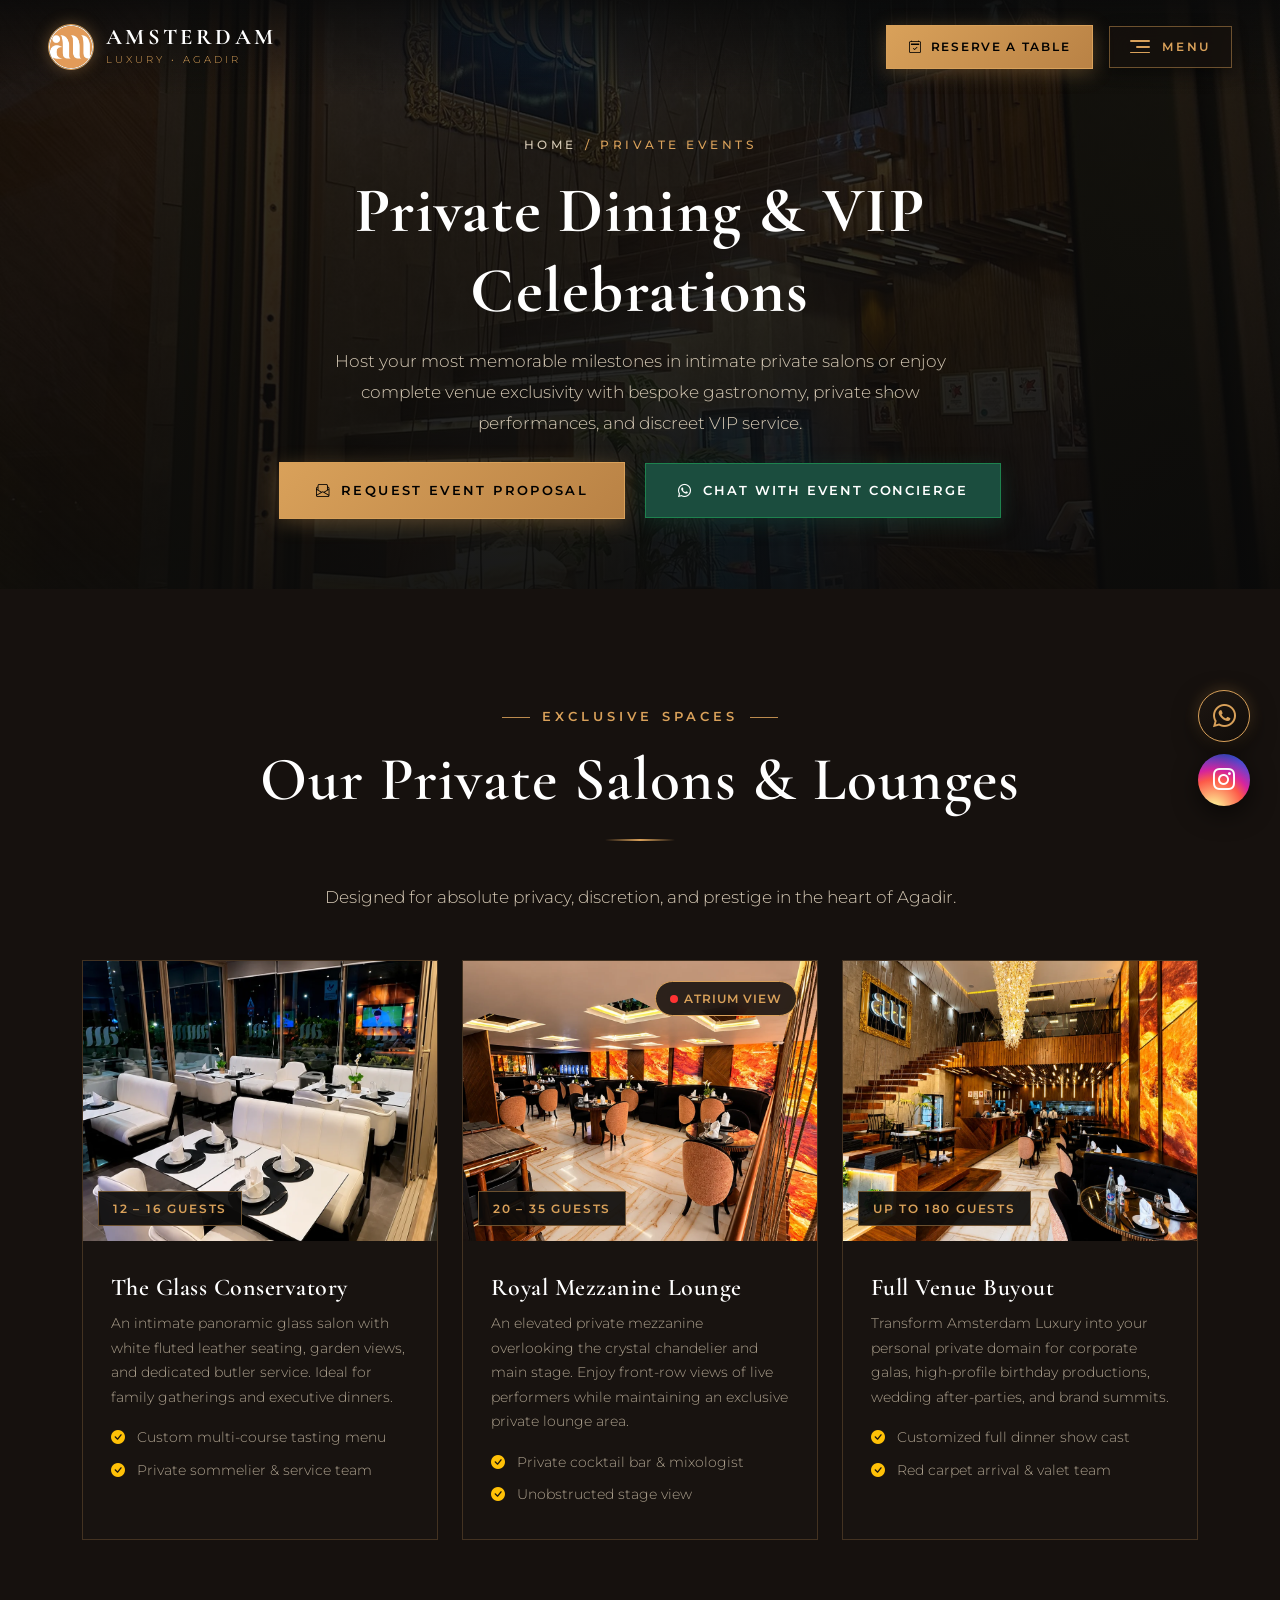
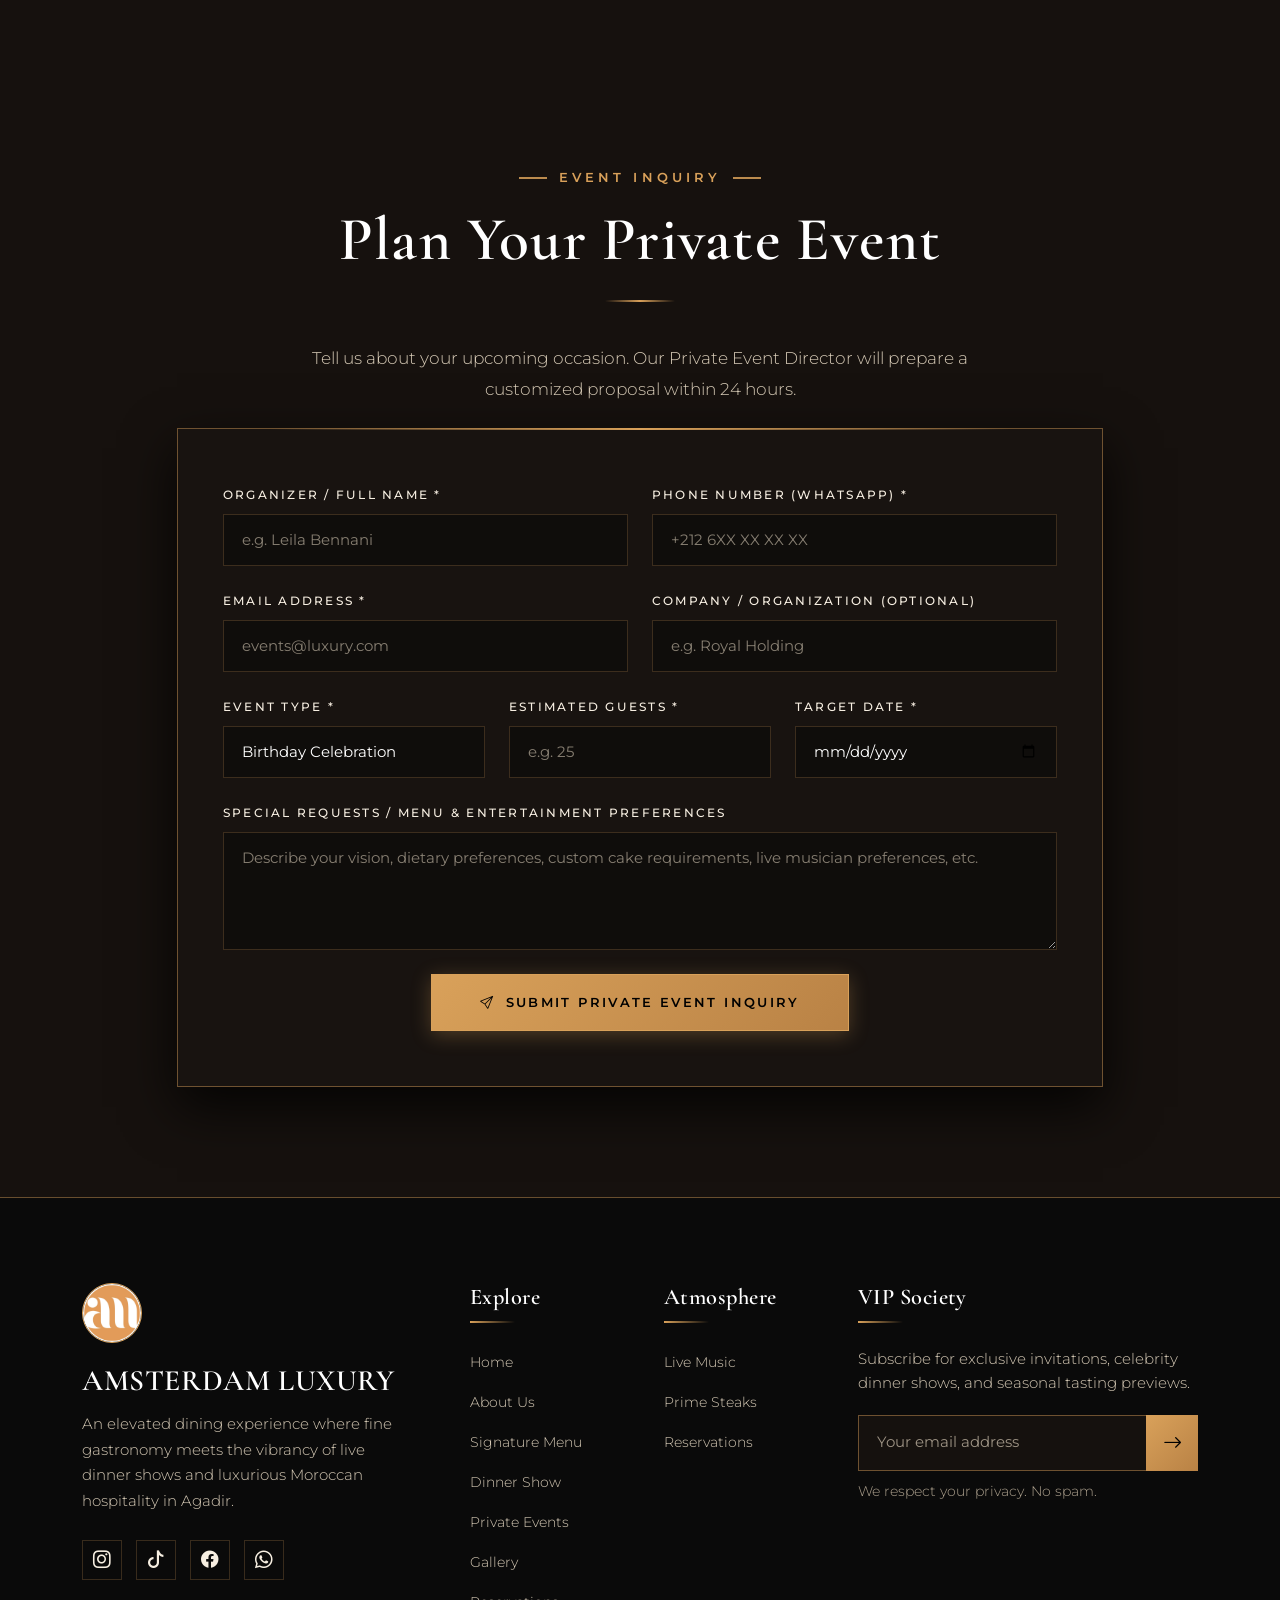
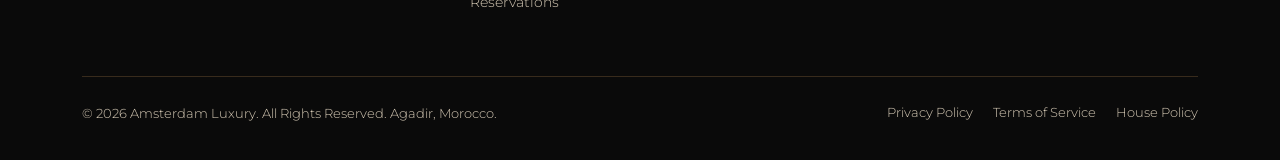
<file: private-events.html>
<!DOCTYPE html>
<html lang="en">

<head>
    <meta charset="UTF-8">
    <meta name="viewport" content="width=device-width, initial-scale=1.0">

    <!-- Primary SEO Meta Tags -->
    <title>Private Dining & VIP Events | Amsterdam Luxury Agadir</title>
    <meta name="title" content="Private Dining & VIP Events | Amsterdam Luxury Agadir">
    <meta name="description"
        content="Host your private dinner, luxury birthday celebration, or corporate gala at Amsterdam Luxury in Agadir. Private salons, bespoke menus, and full venue buyout.">
    <meta name="keywords"
        content="Private dining Agadir, luxury events Agadir, birthday venue Morocco, corporate dinner Agadir, private salon Amsterdam Luxury">
    <meta name="robots" content="index, follow">
    <link rel="canonical" href="https://amsterdamluxury.ma/private-events.html">

    <!-- Open Graph / Facebook -->
    <meta property="og:type" content="website">
    <meta property="og:url" content="https://amsterdamluxury.ma/private-events.html">
    <meta property="og:title" content="Private Dining & VIP Events | Amsterdam Luxury Agadir">
    <meta property="og:description"
        content="Host your private dinner, luxury birthday celebration, or corporate gala at Amsterdam Luxury in Agadir.">
    <meta property="og:image" content="./assets/imgs/Amsterdam_BG.jpeg">

    <!-- Favicon -->
    <link rel="icon" type="image/jpeg" href="./assets/imgs/Amsterdam_Logo.jpeg">

    <!-- Bootstrap 5.3 CSS -->
    <link href="https://cdn.jsdelivr.net/npm/bootstrap@5.3.3/dist/css/bootstrap.min.css" rel="stylesheet"
        integrity="sha384-QWTKZyjpPEjISv5WaRU9OFeRpok6YctnYmDr5pNlyT2bRjXh0JMhjY6hW+ALEwIH" crossorigin="anonymous">

    <!-- Bootstrap Icons -->
    <link rel="stylesheet" href="https://cdn.jsdelivr.net/npm/bootstrap-icons@1.11.3/font/bootstrap-icons.min.css">

    <!-- AOS Animation Library CSS -->
    <link rel="stylesheet" href="https://cdn.jsdelivr.net/npm/aos@2.3.4/dist/aos.css">

    <!-- Custom Luxury Stylesheet -->
    <link rel="stylesheet" href="./assets/css/style.css">
</head>

<body>

    <!-- ======================================================================
         1. HEADER & NAVBAR
         ====================================================================== -->
    <header class="header_navbar">
        <div class="container-fluid px-lg-5 px-3">
            <div class="d-flex align-items-center justify-content-between">

                <!-- Brand / Logo -->
                <a href="index.html" class="brand_logo_link" aria-label="Amsterdam Luxury Homepage">
                    <img src="./assets/imgs/Amsterdam_Logo.jpeg" alt="Amsterdam Luxury Logo" class="brand_logo_img">
                    <div class="brand_text_box">
                        <span class="brand_title">AMSTERDAM</span>
                        <span class="brand_tagline">LUXURY • AGADIR</span>
                    </div>
                </a>

                <!-- Right Action Controls: Reserve Table + Menu Toggle -->
                <div class="d-flex align-items-center gap-3">
                    <a href="reservation.html" class="luxury_btn_gold header_reserve_btn">
                        <i class="bi bi-calendar2-check"></i> Reserve a Table
                    </a>

                    <!-- Luxury Menu Toggle Button -->
                    <button class="header_menu_toggle_btn" id="header_menu_toggle_btn"
                        aria-label="Toggle navigation menu">
                        <span class="toggle_bars_icon">
                            <span class="bar bar_top"></span>
                            <span class="bar bar_mid"></span>
                            <span class="bar bar_bot"></span>
                        </span>
                        <span class="toggle_btn_label">MENU</span>
                    </button>
                </div>

            </div>
        </div>
    </header>

    <!-- Luxury Sidebar Navigation Drawer -->
    <div class="drawer_backdrop"></div>
    <aside class="luxury_sidebar_drawer" aria-label="Main Navigation Sidebar">
        <div class="drawer_header">
            <a href="index.html" class="drawer_brand_box">
                <div class="drawer_brand_mark">
                    <img src="./assets/imgs/Amsterdam_Logo.jpeg" alt="Amsterdam Luxury" class="drawer_brand_logo">
                </div>
                <div>
                    <span class="drawer_brand_title">AMSTERDAM</span>
                    <span class="drawer_brand_sub">HAUTE GASTRONOMIE • AGADIR</span>
                </div>
            </a>
            <button class="drawer_close_btn" aria-label="Close navigation menu">
                <span>CLOSE</span>
                <i class="bi bi-x-lg"></i>
            </button>
        </div>

        <div class="drawer_body_content">
            <ul class="drawer_links">
                <li>
                    <a href="index.html" class="drawer_link">
                        <div class="drawer_link_left">
                            <span class="drawer_link_index">01</span>
                            <div class="drawer_link_text_wrap">
                                <span class="drawer_link_title">Home</span>
                                <span class="drawer_link_tag">Fine Dining & Lounge</span>
                            </div>
                        </div>
                        <div class="drawer_link_action">
                            <span class="drawer_link_glyph">✦</span>
                            <i class="bi bi-arrow-right drawer_link_arrow"></i>
                        </div>
                    </a>
                </li>
                <li>
                    <a href="about.html" class="drawer_link">
                        <div class="drawer_link_left">
                            <span class="drawer_link_index">02</span>
                            <div class="drawer_link_text_wrap">
                                <span class="drawer_link_title">About Us</span>
                                <span class="drawer_link_tag">Our Heritage & Story</span>
                            </div>
                        </div>
                        <div class="drawer_link_action">
                            <span class="drawer_link_glyph">✦</span>
                            <i class="bi bi-arrow-right drawer_link_arrow"></i>
                        </div>
                    </a>
                </li>
                <li>
                    <a href="menu.html" class="drawer_link">
                        <div class="drawer_link_left">
                            <span class="drawer_link_index">03</span>
                            <div class="drawer_link_text_wrap">
                                <span class="drawer_link_title">Signature Menu</span>
                                <span class="drawer_link_tag">Haute Gastronomie Halal</span>
                            </div>
                        </div>
                        <div class="drawer_link_action">
                            <span class="drawer_link_glyph">✦</span>
                            <i class="bi bi-arrow-right drawer_link_arrow"></i>
                        </div>
                    </a>
                </li>
                <li>
                    <a href="dinner-show.html" class="drawer_link">
                        <div class="drawer_link_left">
                            <span class="drawer_link_index">04</span>
                            <div class="drawer_link_text_wrap">
                                <span class="drawer_link_title">Live Dinner Show</span>
                                <span class="drawer_link_tag">Sensorial Live Artistry</span>
                            </div>
                        </div>
                        <div class="drawer_link_action">
                            <span class="drawer_link_glyph">✦</span>
                            <i class="bi bi-arrow-right drawer_link_arrow"></i>
                        </div>
                    </a>
                </li>
                <li>
                    <a href="private-events.html" class="drawer_link active">
                        <div class="drawer_link_left">
                            <span class="drawer_link_index">05</span>
                            <div class="drawer_link_text_wrap">
                                <span class="drawer_link_title">Private Events</span>
                                <span class="drawer_link_tag">VIP Salons & Celebrations</span>
                            </div>
                        </div>
                        <div class="drawer_link_action">
                            <span class="drawer_link_glyph">✦</span>
                            <i class="bi bi-arrow-right drawer_link_arrow"></i>
                        </div>
                    </a>
                </li>
                <li>
                    <a href="gallery.html" class="drawer_link">
                        <div class="drawer_link_left">
                            <span class="drawer_link_index">06</span>
                            <div class="drawer_link_text_wrap">
                                <span class="drawer_link_title">Visual Gallery</span>
                                <span class="drawer_link_tag">Atmosphere & Moments</span>
                            </div>
                        </div>
                        <div class="drawer_link_action">
                            <span class="drawer_link_glyph">✦</span>
                            <i class="bi bi-arrow-right drawer_link_arrow"></i>
                        </div>
                    </a>
                </li>
                <li>
                    <a href="reservation.html" class="drawer_link">
                        <div class="drawer_link_left">
                            <span class="drawer_link_index">07</span>
                            <div class="drawer_link_text_wrap">
                                <span class="drawer_link_title">Reservations</span>
                                <span class="drawer_link_tag">VIP Tables & Concierge</span>
                            </div>
                        </div>
                        <div class="drawer_link_action">
                            <span class="drawer_link_glyph">✦</span>
                            <i class="bi bi-arrow-right drawer_link_arrow"></i>
                        </div>
                    </a>
                </li>
                <li>
                    <a href="contact.html" class="drawer_link">
                        <div class="drawer_link_left">
                            <span class="drawer_link_index">08</span>
                            <div class="drawer_link_text_wrap">
                                <span class="drawer_link_title">Contact & Location</span>
                                <span class="drawer_link_tag">Agadir Bay, Morocco</span>
                            </div>
                        </div>
                        <div class="drawer_link_action">
                            <span class="drawer_link_glyph">✦</span>
                            <i class="bi bi-arrow-right drawer_link_arrow"></i>
                        </div>
                    </a>
                </li>
            </ul>
        </div>

        <div class="drawer_footer">
            <div class="drawer_action_grid">
                <a href="reservation.html" class="drawer_action_card drawer_action_reserve">
                    <span class="action_card_label">VIP RESERVATION</span>
                    <span class="action_card_main">
                        <span>Book Table</span>
                        <i class="bi bi-arrow-up-right"></i>
                    </span>
                </a>
                <a href="https://wa.me/212609070598" target="_blank" rel="noopener noreferrer"
                    class="drawer_action_card drawer_action_wa">
                    <span class="action_card_label">
                        <span class="radar_dot"></span> CONCIERGE 24/7
                    </span>
                    <span class="action_card_main">
                        <span>WhatsApp</span>
                        <i class="bi bi-whatsapp"></i>
                    </span>
                </a>
            </div>

            <div class="drawer_meta_bar">
                <span class="drawer_coords">AGADIR BAY — 30°25'N 9°36'W</span>
                <div class="drawer_social_minimal">
                    <a href="https://instagram.com/amsterdamagadir" target="_blank" rel="noopener noreferrer"
                        aria-label="Instagram">IG</a>
                    <span class="meta_dot">/</span>
                    <a href="https://tiktok.com/@amsterdamluxury" target="_blank" rel="noopener noreferrer"
                        aria-label="TikTok">TK</a>
                    <span class="meta_dot">/</span>
                    <a href="https://facebook.com" target="_blank" rel="noopener noreferrer"
                        aria-label="Facebook">FB</a>
                    <span class="meta_dot">/</span>
                    <a href="https://wa.me/212609070598" target="_blank" rel="noopener noreferrer"
                        aria-label="WhatsApp">WA</a>
                </div>
            </div>
        </div>
    </aside>

    <!-- ======================================================================
         2. PAGE HEADER BANNER
         ====================================================================== -->
    <section class="page_header_section"
        style="background-image: url('./assets/imgs/media/Media4.jpeg');">
        <div class="page_header_overlay"></div>
        <div class="container">
            <div class="page_header_content" data-aos="fade-up">
                <div class="page_breadcrumb">
                    <a href="index.html">Home</a>
                    <span>/</span>
                    <span>Private Events</span>
                </div>
                <h1 class="page_header_title">Private Dining & VIP Celebrations</h1>
                <p class="page_header_desc">
                    Host your most memorable milestones in intimate private salons or enjoy complete venue exclusivity
                    with bespoke gastronomy, private show performances, and discreet VIP service.
                </p>
                <div class="mt-4">
                    <a href="#event_inquiry" class="luxury_btn_gold me-3">
                        <i class="bi bi-envelope-paper"></i> Request Event Proposal
                    </a>
                    <a href="https://wa.me/212609070598" target="_blank" rel="noopener noreferrer"
                        class="luxury_btn_whatsapp">
                        <i class="bi bi-whatsapp"></i> Chat with Event Concierge
                    </a>
                </div>
            </div>
        </div>
    </section>

    <!-- ======================================================================
         3. PRIVATE SPACES & SALONS
         ====================================================================== -->
    <section class="luxury_section about_section">
        <div class="container">
            <div class="text-center" data-aos="fade-up">
                <span class="section_label">EXCLUSIVE SPACES</span>
                <h2 class="section_title">Our Private Salons & Lounges</h2>
                <div class="gold_divider"></div>
                <p class="section_subtitle">
                    Designed for absolute privacy, discretion, and prestige in the heart of Agadir.
                </p>
            </div>

            <div class="row g-4 mt-4">

                <!-- Salon 1 -->
                <div class="col-lg-4 col-md-6 col-12" data-aos="fade-up" data-aos-delay="100">
                    <div class="salon_card">
                        <div class="salon_img_box">
                            <img src="./assets/imgs/Restaurant/Restaurent_Asthetic4.webp"
                                alt="The Glass Conservatory Private Salon" class="salon_img">
                            <span class="salon_capacity">12 – 16 Guests</span>
                        </div>
                        <div class="salon_content">
                            <h3 class="text-white fs-4 mb-2">The Glass Conservatory</h3>
                            <p class="text-muted small mb-3">An intimate panoramic glass salon with white fluted leather
                                seating, garden views, and dedicated butler service. Ideal for family gatherings and
                                executive dinners.</p>
                            <ul class="text-muted small list-unstyled mb-0">
                                <li class="mb-2"><i class="bi bi-check-circle-fill text-warning me-2"></i> Custom
                                    multi-course tasting menu</li>
                                <li><i class="bi bi-check-circle-fill text-warning me-2"></i> Private sommelier &
                                    service team</li>
                            </ul>
                        </div>
                    </div>
                </div>

                <!-- Salon 2 -->
                <div class="col-lg-4 col-md-6 col-12" data-aos="fade-up" data-aos-delay="200">
                    <div class="salon_card">
                        <div class="salon_img_box position-relative">
                            <div class="video_badge_indicator">
                                <span class="video_pulse_dot"></span> Atrium View
                            </div>
                            <video class="salon_img" autoplay loop muted playsinline poster="./assets/imgs/New_Gallery4.webp">
                                <source src="./assets/imgs/media/Media_Video1.mp4" type="video/mp4">
                            </video>
                            <span class="salon_capacity">20 – 35 Guests</span>
                        </div>
                        <div class="salon_content">
                            <h3 class="text-white fs-4 mb-2">Royal Mezzanine Lounge</h3>
                            <p class="text-muted small mb-3">An elevated private mezzanine overlooking the crystal
                                chandelier and main stage. Enjoy front-row views of live performers while maintaining an
                                exclusive private lounge area.</p>
                            <ul class="text-muted small list-unstyled mb-0">
                                <li class="mb-2"><i class="bi bi-check-circle-fill text-warning me-2"></i> Private
                                    cocktail bar & mixologist</li>
                                <li><i class="bi bi-check-circle-fill text-warning me-2"></i> Unobstructed stage view
                                </li>
                            </ul>
                        </div>
                    </div>
                </div>

                <!-- Salon 3 -->
                <div class="col-lg-4 col-md-6 col-12" data-aos="fade-up" data-aos-delay="300">
                    <div class="salon_card">
                        <div class="salon_img_box">
                            <img src="./assets/imgs/New_Gallery2.webp" alt="Full Venue Buyout"
                                class="salon_img">
                            <span class="salon_capacity">Up to 180 Guests</span>
                        </div>
                        <div class="salon_content">
                            <h3 class="text-white fs-4 mb-2">Full Venue Buyout</h3>
                            <p class="text-muted small mb-3">Transform Amsterdam Luxury into your personal private
                                domain for corporate galas, high-profile birthday productions, wedding after-parties,
                                and brand summits.</p>
                            <ul class="text-muted small list-unstyled mb-0">
                                <li class="mb-2"><i class="bi bi-check-circle-fill text-warning me-2"></i> Customized
                                    full dinner show cast</li>
                                <li><i class="bi bi-check-circle-fill text-warning me-2"></i> Red carpet arrival & valet
                                    team</li>
                            </ul>
                        </div>
                    </div>
                </div>

            </div>
        </div>
    </section>

    <!-- ======================================================================
         4. PRIVATE EVENT INQUIRY FORM
         ====================================================================== -->
    <section id="event_inquiry" class="luxury_section reservation_section">
        <div class="container">
            <div class="text-center" data-aos="fade-up">
                <span class="section_label">EVENT INQUIRY</span>
                <h2 class="section_title">Plan Your Private Event</h2>
                <div class="gold_divider"></div>
                <p class="section_subtitle">
                    Tell us about your upcoming occasion. Our Private Event Director will prepare a customized proposal
                    within 24 hours.
                </p>
            </div>

            <div class="row justify-content-center mt-4">
                <div class="col-lg-10 col-12" data-aos="fade-up">
                    <div class="reservation_card_box">
                        <form id="private_event_form"
                            onsubmit="event.preventDefault(); show_luxury_toast('Event Inquiry Received', 'Thank you. Our Events Director will contact you promptly.'); this.reset();">
                            <div class="row g-4">

                                <div class="col-md-6 col-12">
                                    <label class="form_label_custom">Organizer / Full Name *</label>
                                    <input type="text" class="form-control form_control_custom"
                                        placeholder="e.g. Leila Bennani" required>
                                </div>

                                <div class="col-md-6 col-12">
                                    <label class="form_label_custom">Phone Number (WhatsApp) *</label>
                                    <input type="tel" class="form-control form_control_custom"
                                        placeholder="+212 6XX XX XX XX" required>
                                </div>

                                <div class="col-md-6 col-12">
                                    <label class="form_label_custom">Email Address *</label>
                                    <input type="email" class="form-control form_control_custom"
                                        placeholder="events@luxury.com" required>
                                </div>

                                <div class="col-md-6 col-12">
                                    <label class="form_label_custom">Company / Organization (Optional)</label>
                                    <input type="text" class="form-control form_control_custom"
                                        placeholder="e.g. Royal Holding">
                                </div>

                                <div class="col-md-4 col-12">
                                    <label class="form_label_custom">Event Type *</label>
                                    <select class="form-select form_control_custom" required>
                                        <option value="Birthday Celebration" selected>Birthday Celebration</option>
                                        <option value="Corporate Dinner & Gala">Corporate Dinner & Gala</option>
                                        <option value="Wedding / Anniversary Dinner">Wedding / Anniversary Dinner
                                        </option>
                                        <option value="Brand Launch / Product Activation">Brand Launch / Activation
                                        </option>
                                        <option value="Full Venue Buyout">Full Venue Buyout</option>
                                    </select>
                                </div>

                                <div class="col-md-4 col-6">
                                    <label class="form_label_custom">Estimated Guests *</label>
                                    <input type="number" min="8" max="200" class="form-control form_control_custom"
                                        placeholder="e.g. 25" required>
                                </div>

                                <div class="col-md-4 col-6">
                                    <label class="form_label_custom">Target Date *</label>
                                    <input type="date" class="form-control form_control_custom" required>
                                </div>

                                <div class="col-12">
                                    <label class="form_label_custom">Special Requests / Menu & Entertainment
                                        Preferences</label>
                                    <textarea class="form-control form_control_custom" rows="4"
                                        placeholder="Describe your vision, dietary preferences, custom cake requirements, live musician preferences, etc."></textarea>
                                </div>

                                <div class="col-12 mt-4 text-center">
                                    <button type="submit" class="luxury_btn_gold px-5">
                                        <i class="bi bi-send"></i> Submit Private Event Inquiry
                                    </button>
                                </div>

                            </div>
                        </form>
                    </div>
                </div>
            </div>

        </div>
    </section>

    <!-- ======================================================================
         5. FOOTER
         ====================================================================== -->
    <footer class="luxury_footer">
        <div class="container">
            <div class="row g-5">

                <div class="col-lg-4 col-md-6 col-12">
                    <img src="./assets/imgs/Amsterdam_Logo.jpeg" alt="Amsterdam Luxury Logo" class="footer_brand_logo">
                    <h3 class="footer_brand_title">AMSTERDAM LUXURY</h3>
                    <p class="footer_brand_desc">
                        An elevated dining experience where fine gastronomy meets the vibrancy of live dinner shows and
                        luxurious Moroccan hospitality in Agadir.
                    </p>
                    <div class="footer_social_icons">
                        <a href="https://instagram.com/amsterdamagadir" target="_blank" rel="noopener noreferrer"
                            class="footer_social_btn" aria-label="Instagram"><i class="bi bi-instagram"></i></a>
                        <a href="https://tiktok.com/@amsterdamluxury" target="_blank" rel="noopener noreferrer"
                            class="footer_social_btn" aria-label="TikTok"><i class="bi bi-tiktok"></i></a>
                        <a href="https://facebook.com" target="_blank" rel="noopener noreferrer"
                            class="footer_social_btn" aria-label="Facebook"><i class="bi bi-facebook"></i></a>
                        <a href="https://wa.me/212609070598" target="_blank" rel="noopener noreferrer"
                            class="footer_social_btn" aria-label="WhatsApp"><i class="bi bi-whatsapp"></i></a>
                    </div>
                </div>

                <div class="col-lg-2 col-md-6 col-6">
                    <h4 class="footer_heading">Explore</h4>
                    <ul class="footer_links_list">
                        <li><a href="index.html" class="footer_link_item">Home</a></li>
                        <li><a href="about.html" class="footer_link_item">About Us</a></li>
                        <li><a href="menu.html" class="footer_link_item">Signature Menu</a></li>
                        <li><a href="dinner-show.html" class="footer_link_item">Dinner Show</a></li>
                        <li><a href="private-events.html" class="footer_link_item">Private Events</a></li>
                        <li><a href="gallery.html" class="footer_link_item">Gallery</a></li>
                        <li><a href="reservation.html" class="footer_link_item">Reservations</a></li>
                    </ul>
                </div>

                <div class="col-lg-2 col-md-6 col-6">
                    <h4 class="footer_heading">Atmosphere</h4>
                    <ul class="footer_links_list">
                        <li><a href="dinner-show.html" class="footer_link_item">Live Music</a></li>
                        <li><a href="menu.html" class="footer_link_item">Prime Steaks</a></li>
                        <li><a href="reservation.html" class="footer_link_item">Reservations</a></li>
                    </ul>
                </div>

                <div class="col-lg-4 col-md-6 col-12">
                    <h4 class="footer_heading">VIP Society</h4>
                    <p class="footer_newsletter_desc">
                        Subscribe for exclusive invitations, celebrity dinner shows, and seasonal tasting previews.
                    </p>
                    <form class="newsletter_form"
                        onsubmit="event.preventDefault(); show_luxury_toast('Subscribed Successfully', 'Thank you for joining the Amsterdam Luxury society.'); this.reset();">
                        <input type="email" class="newsletter_input" placeholder="Your email address" required>
                        <button type="submit" class="newsletter_submit_btn" aria-label="Subscribe"><i
                                class="bi bi-arrow-right"></i></button>
                    </form>
                    <small class="text-muted d-block mt-2">We respect your privacy. No spam.</small>
                </div>

            </div>

            <div class="footer_bottom_bar">
                <p class="copyright_text">&copy; 2026 Amsterdam Luxury. All Rights Reserved. Agadir, Morocco.</p>
                <div class="legal_links">
                    <a href="about.html" class="legal_link">Privacy Policy</a>
                    <a href="about.html" class="legal_link">Terms of Service</a>
                    <a href="contact.html" class="legal_link">House Policy</a>
                </div>
            </div>

        </div>
    </footer>

    <!-- Floating Actions -->
    <div class="floating_actions_wrapper">
        <a href="https://wa.me/212609070598" target="_blank" rel="noopener noreferrer"
            class="floating_btn floating_btn_whatsapp" aria-label="Chat on WhatsApp"><i class="bi bi-whatsapp"></i></a>
        <a href="https://instagram.com/amsterdamagadir" target="_blank" rel="noopener noreferrer"
            class="floating_btn floating_btn_instagram" aria-label="Follow Instagram"><i
                class="bi bi-instagram"></i></a>
        <button id="back_to_top_btn" class="floating_btn floating_btn_top" aria-label="Back to top"><i
                class="bi bi-arrow-up"></i></button>
    </div>

    <!-- Bootstrap 5.3 JS Bundle & AOS -->
    <script src="https://cdn.jsdelivr.net/npm/bootstrap@5.3.3/dist/js/bootstrap.bundle.min.js"
        integrity="sha384-YvpcrYf0tY3lHB60NNkmXc5s9fDVZLESaAA55NDzOxhy9GkcIdslK1eN7N6jIeHz"
        crossorigin="anonymous"></script>
    <script src="https://cdn.jsdelivr.net/npm/aos@2.3.4/dist/aos.js"></script>
    <script src="./assets/js/script.js"></script>
</body>

</html>
</file>
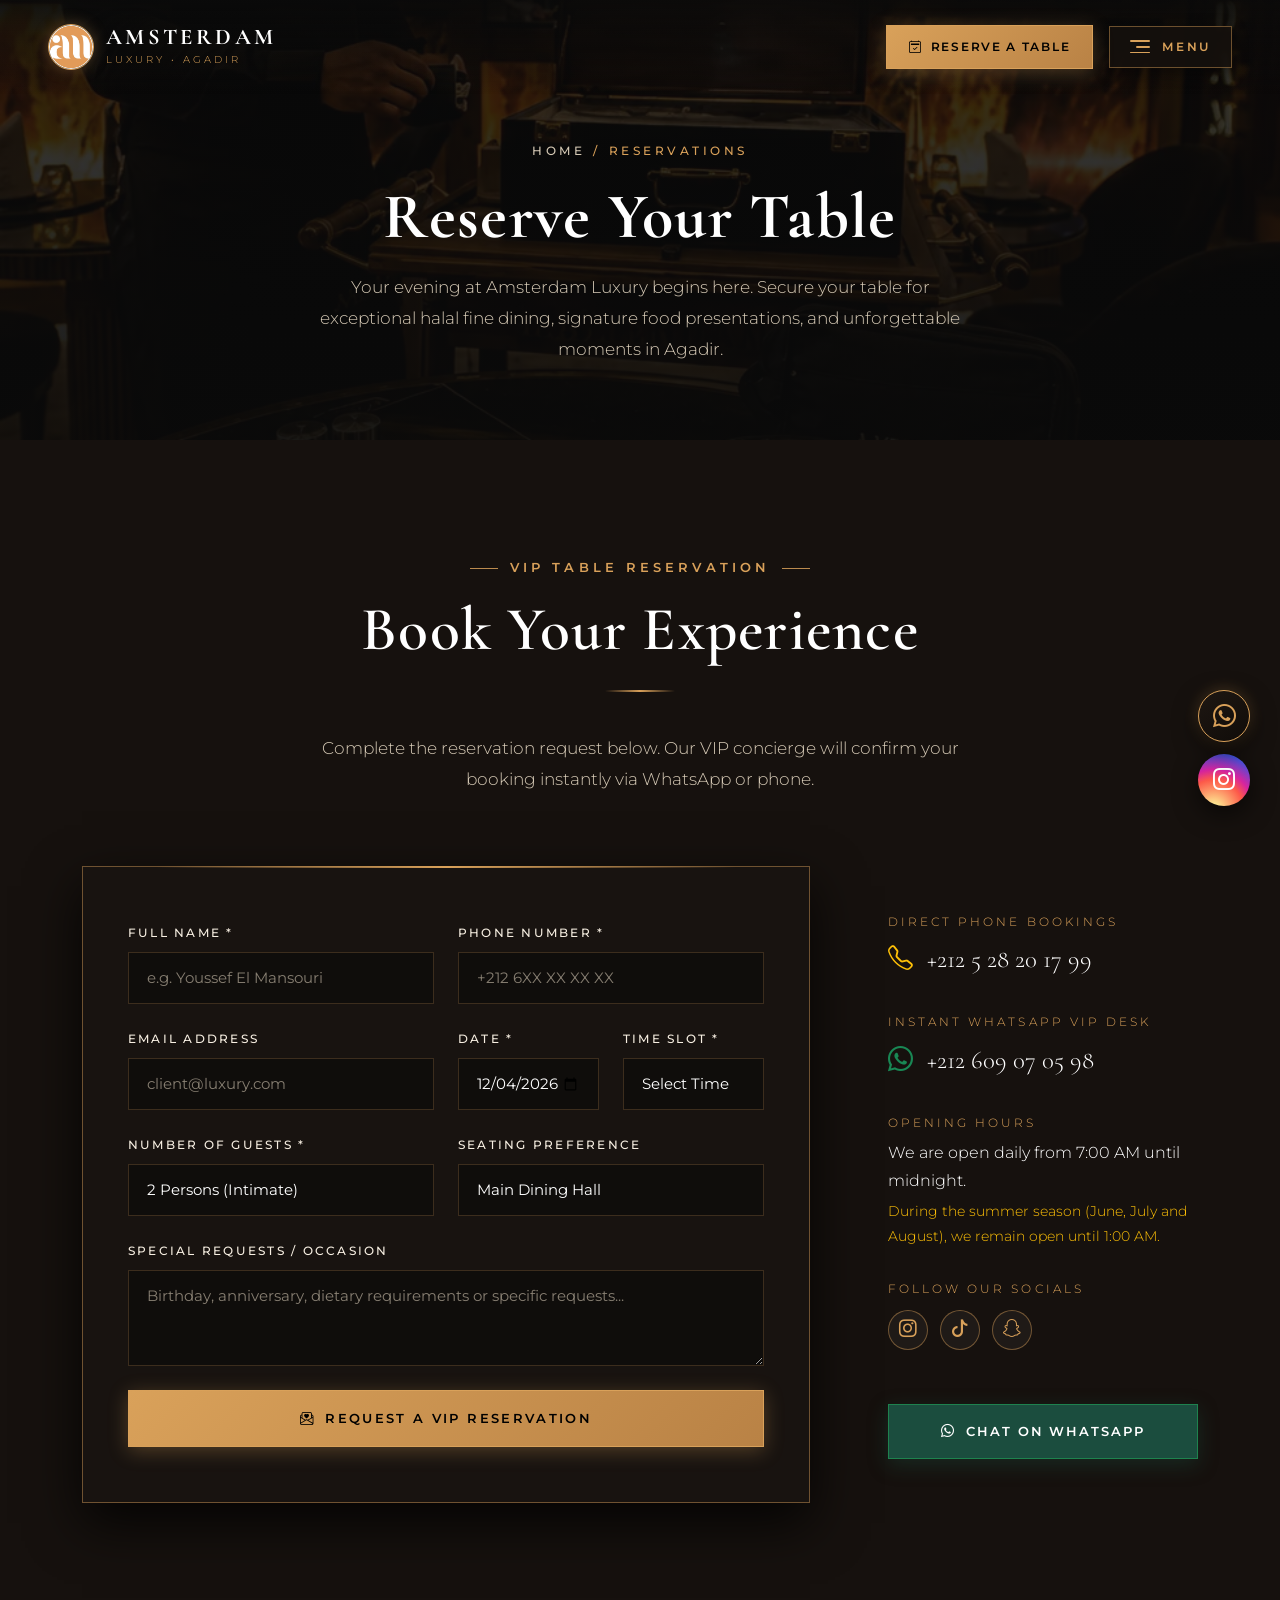
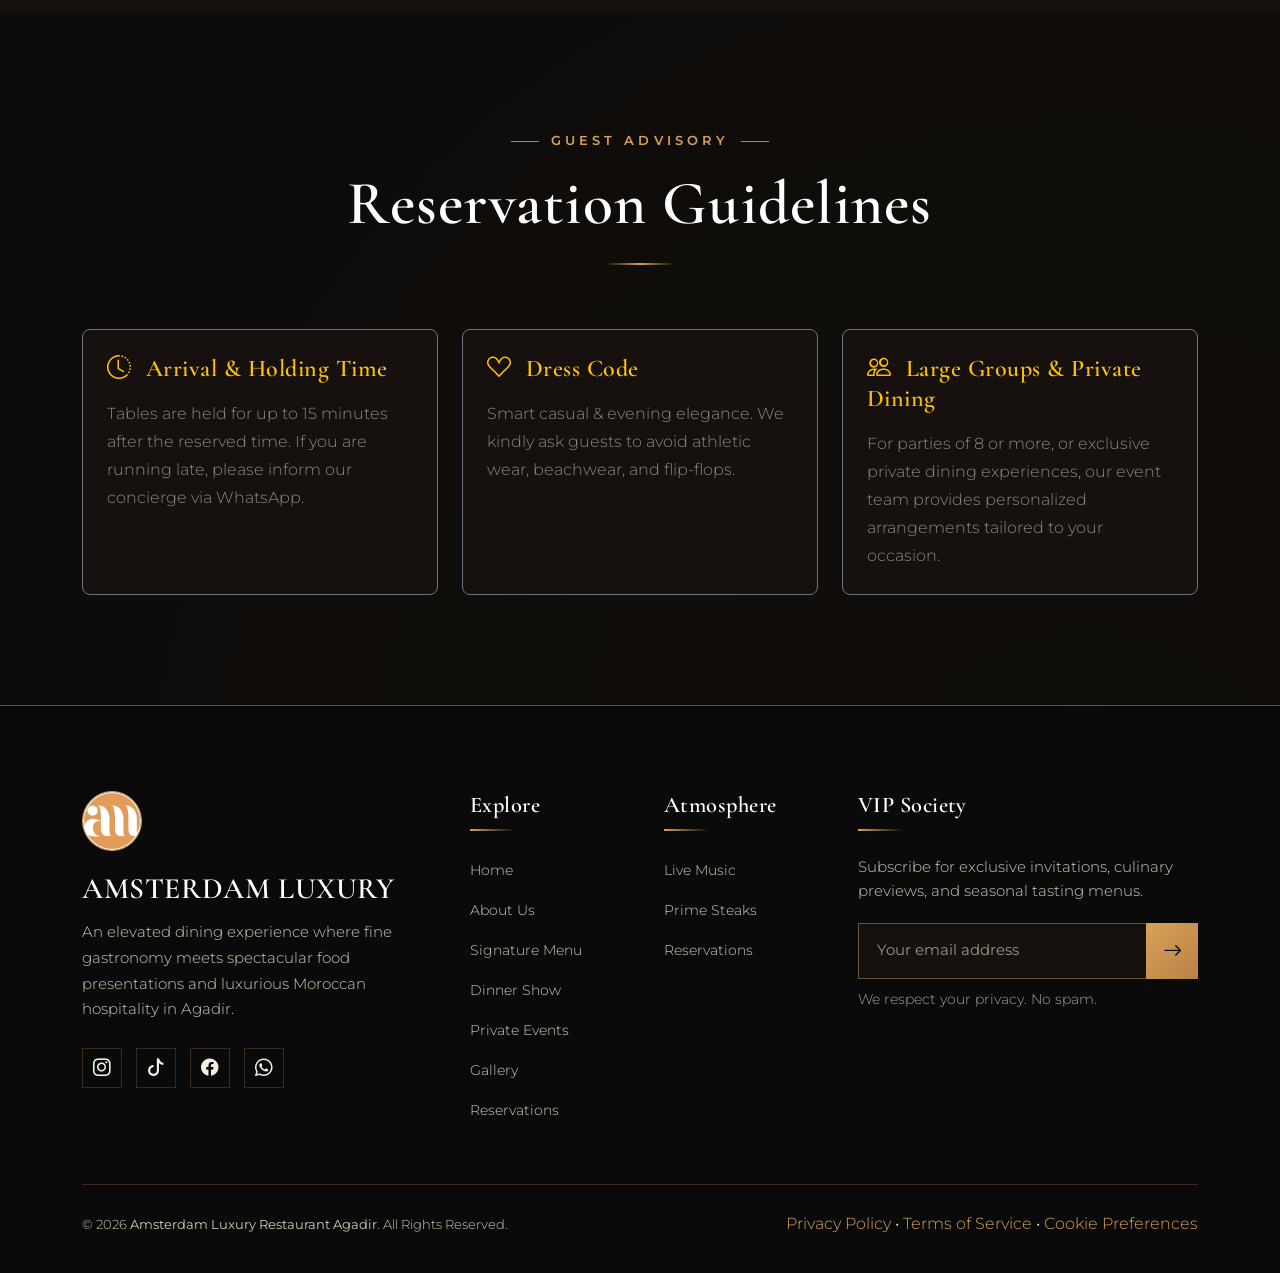
<file: reservation.html>
<!DOCTYPE html>
<html lang="en">

<head>
    <meta charset="UTF-8">
    <meta name="viewport" content="width=device-width, initial-scale=1.0">

    <!-- Primary SEO Meta Tags -->
    <title>Reserve a Table | Amsterdam Luxury Restaurant Agadir</title>
    <meta name="title" content="Reserve a Table | Amsterdam Luxury Restaurant Agadir">
    <meta name="description"
        content="Reserve your VIP table online at Amsterdam Luxury Restaurant Agadir. Experience halal fine dining, signature presentations, and live music on selected evenings.">
    <meta name="keywords"
        content="Amsterdam Luxury reservations, book table Agadir, luxury restaurant reservation Agadir, fine dining booking Morocco">
    <meta name="robots" content="index, follow">
    <link rel="canonical" href="https://amsterdamluxury.ma/reservation.html">

    <!-- Open Graph / Facebook -->
    <meta property="og:type" content="website">
    <meta property="og:url" content="https://amsterdamluxury.ma/reservation.html">
    <meta property="og:title" content="Reserve a Table | Amsterdam Luxury Restaurant Agadir">
    <meta property="og:description"
        content="Reserve your VIP table online at Amsterdam Luxury Restaurant Agadir. Exceptional halal fine dining and luxury hospitality.">
    <meta property="og:image" content="./assets/imgs/Amsterdam_BG.jpeg">

    <!-- Twitter Card -->
    <meta property="twitter:card" content="summary_large_image">
    <meta property="twitter:url" content="https://amsterdamluxury.ma/reservation.html">
    <meta property="twitter:title" content="Reserve a Table | Amsterdam Luxury Restaurant Agadir">
    <meta property="twitter:description"
        content="Reserve your VIP table online at Amsterdam Luxury Restaurant Agadir.">
    <meta property="twitter:image" content="./assets/imgs/Amsterdam_BG.jpeg">

    <!-- Favicon -->
    <link rel="icon" type="image/jpeg" href="./assets/imgs/Amsterdam_Logo.jpeg">

    <!-- Bootstrap 5.3 CSS -->
    <link href="https://cdn.jsdelivr.net/npm/bootstrap@5.3.3/dist/css/bootstrap.min.css" rel="stylesheet"
        integrity="sha384-QWTKZyjpPEjISv5WaRU9OFeRpok6YctnYmDr5pNlyT2bRjXh0JMhjY6hW+ALEwIH" crossorigin="anonymous">

    <!-- Bootstrap Icons -->
    <link rel="stylesheet" href="https://cdn.jsdelivr.net/npm/bootstrap-icons@1.11.3/font/bootstrap-icons.min.css">

    <!-- AOS Animation Library CSS -->
    <link rel="stylesheet" href="https://cdn.jsdelivr.net/npm/aos@2.3.4/dist/aos.css">

    <!-- Custom Luxury Stylesheet -->
    <link rel="stylesheet" href="./assets/css/style.css">
</head>

<body>

    <!-- ======================================================================
         1. HEADER & NAVBAR
         ====================================================================== -->
    <header class="header_navbar">
        <div class="container-fluid px-lg-5 px-3">
            <div class="d-flex align-items-center justify-content-between">

                <!-- Brand / Logo -->
                <a href="index.html" class="brand_logo_link" aria-label="Amsterdam Luxury Homepage">
                    <img src="./assets/imgs/Amsterdam_Logo.jpeg" alt="Amsterdam Luxury Logo" class="brand_logo_img">
                    <div class="brand_text_box">
                        <span class="brand_title">AMSTERDAM</span>
                        <span class="brand_tagline">LUXURY • AGADIR</span>
                    </div>
                </a>

                <!-- Right Action Controls: Reserve Table + Menu Toggle -->
                <div class="d-flex align-items-center gap-3">
                    <a href="reservation.html" class="luxury_btn_gold header_reserve_btn">
                        <i class="bi bi-calendar2-check"></i> Reserve a Table
                    </a>

                    <!-- Luxury Menu Toggle Button -->
                    <button class="header_menu_toggle_btn" id="header_menu_toggle_btn"
                        aria-label="Toggle navigation menu">
                        <span class="toggle_bars_icon">
                            <span class="bar bar_top"></span>
                            <span class="bar bar_mid"></span>
                            <span class="bar bar_bot"></span>
                        </span>
                        <span class="toggle_btn_label">MENU</span>
                    </button>
                </div>

            </div>
        </div>
    </header>

    <!-- Luxury Sidebar Navigation Drawer -->
    <div class="drawer_backdrop"></div>
    <aside class="luxury_sidebar_drawer" aria-label="Main Navigation Sidebar">
        <div class="drawer_header">
            <a href="index.html" class="drawer_brand_box">
                <div class="drawer_brand_mark">
                    <img src="./assets/imgs/Amsterdam_Logo.jpeg" alt="Amsterdam Luxury" class="drawer_brand_logo">
                </div>
                <div>
                    <span class="drawer_brand_title">AMSTERDAM</span>
                    <span class="drawer_brand_sub">HAUTE GASTRONOMIE • AGADIR</span>
                </div>
            </a>
            <button class="drawer_close_btn" aria-label="Close navigation menu">
                <span>CLOSE</span>
                <i class="bi bi-x-lg"></i>
            </button>
        </div>

        <div class="drawer_body_content">
            <ul class="drawer_links">
                <li>
                    <a href="index.html" class="drawer_link">
                        <div class="drawer_link_left">
                            <span class="drawer_link_index">01</span>
                            <div class="drawer_link_text_wrap">
                                <span class="drawer_link_title">Home</span>
                                <span class="drawer_link_tag">Fine Dining & Lounge</span>
                            </div>
                        </div>
                        <div class="drawer_link_action">
                            <span class="drawer_link_glyph">✦</span>
                            <i class="bi bi-arrow-right drawer_link_arrow"></i>
                        </div>
                    </a>
                </li>
                <li>
                    <a href="about.html" class="drawer_link">
                        <div class="drawer_link_left">
                            <span class="drawer_link_index">02</span>
                            <div class="drawer_link_text_wrap">
                                <span class="drawer_link_title">About Us</span>
                                <span class="drawer_link_tag">Our Heritage & Story</span>
                            </div>
                        </div>
                        <div class="drawer_link_action">
                            <span class="drawer_link_glyph">✦</span>
                            <i class="bi bi-arrow-right drawer_link_arrow"></i>
                        </div>
                    </a>
                </li>
                <li>
                    <a href="menu.html" class="drawer_link">
                        <div class="drawer_link_left">
                            <span class="drawer_link_index">03</span>
                            <div class="drawer_link_text_wrap">
                                <span class="drawer_link_title">Signature Menu</span>
                                <span class="drawer_link_tag">Haute Gastronomie Halal</span>
                            </div>
                        </div>
                        <div class="drawer_link_action">
                            <span class="drawer_link_glyph">✦</span>
                            <i class="bi bi-arrow-right drawer_link_arrow"></i>
                        </div>
                    </a>
                </li>
                <li>
                    <a href="dinner-show.html" class="drawer_link">
                        <div class="drawer_link_left">
                            <span class="drawer_link_index">04</span>
                            <div class="drawer_link_text_wrap">
                                <span class="drawer_link_title">Live Dinner Show</span>
                                <span class="drawer_link_tag">Sensorial Live Artistry</span>
                            </div>
                        </div>
                        <div class="drawer_link_action">
                            <span class="drawer_link_glyph">✦</span>
                            <i class="bi bi-arrow-right drawer_link_arrow"></i>
                        </div>
                    </a>
                </li>
                <li>
                    <a href="private-events.html" class="drawer_link">
                        <div class="drawer_link_left">
                            <span class="drawer_link_index">05</span>
                            <div class="drawer_link_text_wrap">
                                <span class="drawer_link_title">Private Events</span>
                                <span class="drawer_link_tag">VIP Salons & Celebrations</span>
                            </div>
                        </div>
                        <div class="drawer_link_action">
                            <span class="drawer_link_glyph">✦</span>
                            <i class="bi bi-arrow-right drawer_link_arrow"></i>
                        </div>
                    </a>
                </li>
                <li>
                    <a href="gallery.html" class="drawer_link">
                        <div class="drawer_link_left">
                            <span class="drawer_link_index">06</span>
                            <div class="drawer_link_text_wrap">
                                <span class="drawer_link_title">Visual Gallery</span>
                                <span class="drawer_link_tag">Atmosphere & Moments</span>
                            </div>
                        </div>
                        <div class="drawer_link_action">
                            <span class="drawer_link_glyph">✦</span>
                            <i class="bi bi-arrow-right drawer_link_arrow"></i>
                        </div>
                    </a>
                </li>
                <li>
                    <a href="reservation.html" class="drawer_link active">
                        <div class="drawer_link_left">
                            <span class="drawer_link_index">07</span>
                            <div class="drawer_link_text_wrap">
                                <span class="drawer_link_title">Reservations</span>
                                <span class="drawer_link_tag">VIP Tables & Concierge</span>
                            </div>
                        </div>
                        <div class="drawer_link_action">
                            <span class="drawer_link_glyph">✦</span>
                            <i class="bi bi-arrow-right drawer_link_arrow"></i>
                        </div>
                    </a>
                </li>
                <li>
                    <a href="contact.html" class="drawer_link">
                        <div class="drawer_link_left">
                            <span class="drawer_link_index">08</span>
                            <div class="drawer_link_text_wrap">
                                <span class="drawer_link_title">Contact & Location</span>
                                <span class="drawer_link_tag">Agadir Bay, Morocco</span>
                            </div>
                        </div>
                        <div class="drawer_link_action">
                            <span class="drawer_link_glyph">✦</span>
                            <i class="bi bi-arrow-right drawer_link_arrow"></i>
                        </div>
                    </a>
                </li>
            </ul>
        </div>

        <div class="drawer_footer">
            <div class="drawer_action_grid">
                <a href="reservation.html" class="drawer_action_card drawer_action_reserve">
                    <span class="action_card_label">VIP RESERVATION</span>
                    <span class="action_card_main">
                        <span>Book Table</span>
                        <i class="bi bi-arrow-up-right"></i>
                    </span>
                </a>
                <a href="https://wa.me/212609070598" target="_blank" rel="noopener noreferrer"
                    class="drawer_action_card drawer_action_wa">
                    <span class="action_card_label">
                        <span class="radar_dot"></span> CONCIERGE 24/7
                    </span>
                    <span class="action_card_main">
                        <span>WhatsApp</span>
                        <i class="bi bi-whatsapp"></i>
                    </span>
                </a>
            </div>

            <div class="drawer_meta_bar">
                <span class="drawer_coords">AGADIR BAY — 30°25'N 9°36'W</span>
                <div class="drawer_social_minimal">
                    <a href="https://instagram.com/amsterdamagadir" target="_blank" rel="noopener noreferrer"
                        aria-label="Instagram">IG</a>
                    <span class="meta_dot">/</span>
                    <a href="https://tiktok.com/@amsterdamluxury" target="_blank" rel="noopener noreferrer"
                        aria-label="TikTok">TK</a>
                    <span class="meta_dot">/</span>
                    <a href="https://facebook.com" target="_blank" rel="noopener noreferrer"
                        aria-label="Facebook">FB</a>
                    <span class="meta_dot">/</span>
                    <a href="https://wa.me/212609070598" target="_blank" rel="noopener noreferrer"
                        aria-label="WhatsApp">WA</a>
                </div>
            </div>
        </div>
    </aside>

    <!-- ======================================================================
         2. PAGE HEADER BANNER
         ====================================================================== -->
    <section class="page_header_section"
        style="background-image: url('./assets/imgs/Restaurant/Restaurent_Asthetic3.webp');">
        <div class="page_header_overlay"></div>
        <div class="container">
            <div class="page_header_content" data-aos="fade-up">
                <div class="page_breadcrumb">
                    <a href="index.html">Home</a>
                    <span>/</span>
                    <span>Reservations</span>
                </div>
                <h1 class="page_header_title">Reserve Your Table</h1>
                <p class="page_header_desc">
                    Your evening at Amsterdam Luxury begins here. Secure your table for exceptional halal fine dining,
                    signature food presentations, and unforgettable moments in Agadir.
                </p>
            </div>
        </div>
    </section>

    <!-- ======================================================================
         3. RESERVATION SECTION (VIP BOOKING ENGINE)
         ====================================================================== -->
    <section id="reservation" class="luxury_section reservation_section">
        <div class="container">

            <div class="text-center" data-aos="fade-up">
                <span class="section_label">VIP TABLE RESERVATION</span>
                <h2 class="section_title">Book Your Experience</h2>
                <div class="gold_divider"></div>
                <p class="section_subtitle">
                    Complete the reservation request below. Our VIP concierge will confirm your booking instantly via WhatsApp or phone.
                </p>
            </div>

            <div class="row g-5 mt-4">

                <!-- Left: Luxury Booking Form -->
                <div class="col-lg-8 col-12" data-aos="fade-right" data-aos-duration="1000">
                    <div class="reservation_card_box">
                        <form id="reservation_form" novalidate>
                            <div class="row g-4">

                                <div class="col-md-6 col-12">
                                    <label for="res_name" class="form_label_custom">Full Name *</label>
                                    <input type="text" id="res_name" class="form-control form_control_custom"
                                        placeholder="e.g. Youssef El Mansouri" required>
                                </div>

                                <div class="col-md-6 col-12">
                                    <label for="res_phone" class="form_label_custom">Phone Number *</label>
                                    <input type="tel" id="res_phone" class="form-control form_control_custom"
                                        placeholder="+212 6XX XX XX XX" required>
                                </div>

                                <div class="col-md-6 col-12">
                                    <label for="res_email" class="form_label_custom">Email Address</label>
                                    <input type="email" id="res_email" class="form-control form_control_custom"
                                        placeholder="client@luxury.com">
                                </div>

                                <div class="col-md-3 col-6">
                                    <label for="res_date" class="form_label_custom">Date *</label>
                                    <input type="date" id="res_date" class="form-control form_control_custom"
                                        required>
                                </div>

                                <div class="col-md-3 col-6">
                                    <label for="res_time" class="form_label_custom">Time Slot *</label>
                                    <select id="res_time" class="form-select form_control_custom" required>
                                        <option value="" disabled selected>Select Time</option>
                                        <option value="18:00">18:00 — Early Dinner</option>
                                        <option value="19:30">19:30 — Dinner & Ambience</option>
                                        <option value="21:00">21:00 — Prime Evening</option>
                                        <option value="22:30">22:30 — Lounge & Music</option>
                                        <option value="00:00">00:00 — Late Night VIP</option>
                                    </select>
                                </div>

                                <div class="col-md-6 col-12">
                                    <label for="res_guests" class="form_label_custom">Number of Guests *</label>
                                    <select id="res_guests" class="form-select form_control_custom" required>
                                        <option value="1">1 Person</option>
                                        <option value="2" selected>2 Persons (Intimate)</option>
                                        <option value="3">3 Persons</option>
                                        <option value="4">4 Persons (Standard VIP)</option>
                                        <option value="6">6 Persons (VIP Lounge)</option>
                                        <option value="8+">8+ Persons (Private Salon)</option>
                                    </select>
                                </div>

                                <div class="col-md-6 col-12">
                                    <label for="res_seating" class="form_label_custom">Seating Preference</label>
                                    <select id="res_seating" class="form-select form_control_custom">
                                        <option value="Main Dining Hall" selected>Main Dining Hall</option>
                                        <option value="VIP Stagefront Table">VIP Central Table</option>
                                        <option value="Private Lounge Booth">Private Lounge Booth</option>
                                        <option value="Terrace Garden">Terrace Garden</option>
                                    </select>
                                </div>

                                <div class="col-12">
                                    <label for="res_notes" class="form_label_custom">Special Requests /
                                        Occasion</label>
                                    <textarea id="res_notes" class="form-control form_control_custom" rows="3"
                                        placeholder="Birthday, anniversary, dietary requirements or specific requests..."></textarea>
                                </div>

                                <div class="col-12 mt-4">
                                    <button type="submit" class="luxury_btn_gold w-100">
                                        <i class="bi bi-envelope-paper-heart"></i> Request a VIP Reservation
                                    </button>
                                </div>

                            </div>
                        </form>
                    </div>
                </div>

                <!-- Right: Direct VIP Contacts & WhatsApp -->
                <div class="col-lg-4 col-12" data-aos="fade-left" data-aos-duration="1000" data-aos-delay="150">
                    <div class="reservation_direct_info">

                        <div class="direct_info_box">
                            <span class="direct_info_label">DIRECT PHONE BOOKINGS</span>
                            <a href="tel:+212528201799" class="direct_info_value">
                                <i class="bi bi-telephone me-2 text-warning"></i> +212 5 28 20 17 99
                            </a>
                        </div>

                        <div class="direct_info_box">
                            <span class="direct_info_label">INSTANT WHATSAPP VIP DESK</span>
                            <a href="https://wa.me/212609070598" target="_blank" rel="noopener noreferrer"
                                class="direct_info_value">
                                <i class="bi bi-whatsapp me-2 text-success"></i> +212 609 07 05 98
                            </a>
                        </div>

                        <div class="direct_info_box">
                            <span class="direct_info_label">OPENING HOURS</span>
                            <p class="text-white mb-1">We are open daily from 7:00 AM until midnight.</p>
                            <p class="text-warning mb-0 small">During the summer season (June, July and August), we remain open until 1:00 AM.</p>
                        </div>

                        <div class="direct_info_box">
                            <span class="direct_info_label">FOLLOW OUR SOCIALS</span>
                            <div class="contact_social_icons">
                                <a href="https://instagram.com/amsterdamagadir" target="_blank" rel="noopener noreferrer"
                                    class="contact_social_btn" aria-label="Instagram (@amsterdamagadir)" title="Instagram: @amsterdamagadir">
                                    <i class="bi bi-instagram"></i>
                                </a>
                                <a href="https://tiktok.com/@amsterdamluxury" target="_blank" rel="noopener noreferrer"
                                    class="contact_social_btn" aria-label="TikTok (@amsterdamluxury)" title="TikTok: @amsterdamluxury">
                                    <i class="bi bi-tiktok"></i>
                                </a>
                                <a href="https://www.snapchat.com/add/amsterdamluxe" target="_blank" rel="noopener noreferrer"
                                    class="contact_social_btn" aria-label="Snapchat (@amsterdamluxe)" title="Snapchat: @amsterdamluxe">
                                    <i class="bi bi-snapchat"></i>
                                </a>
                            </div>
                        </div>

                        <div class="mt-4">
                            <a href="https://wa.me/212609070598" target="_blank" rel="noopener noreferrer"
                                class="luxury_btn_whatsapp w-100">
                                <i class="bi bi-whatsapp"></i> Chat on WhatsApp
                            </a>
                        </div>

                    </div>
                </div>

            </div>

        </div>
    </section>

    <!-- ======================================================================
         4. RESERVATION POLICIES & HOUSE GUIDELINES
         ====================================================================== -->
    <section class="luxury_section about_section" style="background: rgba(18, 14, 11, 0.6);">
        <div class="container">
            <div class="text-center" data-aos="fade-up">
                <span class="section_label">GUEST ADVISORY</span>
                <h2 class="section_title">Reservation Guidelines</h2>
                <div class="gold_divider"></div>
            </div>

            <div class="row g-4 mt-3">
                <div class="col-md-4 col-12" data-aos="fade-up" data-aos-delay="100">
                    <div class="policy_card h-100 p-4 border border-secondary" style="background: rgba(26, 20, 16, 0.7); border-radius: 8px;">
                        <h4 class="text-warning mb-3"><i class="bi bi-clock-history me-2"></i> Arrival & Holding Time</h4>
                        <p class="text-white-50 mb-0">Tables are held for up to 15 minutes after the reserved time. If you are running late, please inform our concierge via WhatsApp.</p>
                    </div>
                </div>
                <div class="col-md-4 col-12" data-aos="fade-up" data-aos-delay="200">
                    <div class="policy_card h-100 p-4 border border-secondary" style="background: rgba(26, 20, 16, 0.7); border-radius: 8px;">
                        <h4 class="text-warning mb-3"><i class="bi bi-suit-heart me-2"></i> Dress Code</h4>
                        <p class="text-white-50 mb-0">Smart casual & evening elegance. We kindly ask guests to avoid athletic wear, beachwear, and flip-flops.</p>
                    </div>
                </div>
                <div class="col-md-4 col-12" data-aos="fade-up" data-aos-delay="300">
                    <div class="policy_card h-100 p-4 border border-secondary" style="background: rgba(26, 20, 16, 0.7); border-radius: 8px;">
                        <h4 class="text-warning mb-3"><i class="bi bi-people me-2"></i> Large Groups & Private Dining</h4>
                        <p class="text-white-50 mb-0">For parties of 8 or more, or exclusive private dining experiences, our event team provides personalized arrangements tailored to your occasion.</p>
                    </div>
                </div>
            </div>
        </div>
    </section>

    <!-- ======================================================================
         5. FOOTER
         ====================================================================== -->
    <footer class="luxury_footer">
        <div class="container">
            <div class="row g-5">

                <!-- Col 1: Brand Info -->
                <div class="col-lg-4 col-md-6 col-12">
                    <img src="./assets/imgs/Amsterdam_Logo.jpeg" alt="Amsterdam Luxury Logo" class="footer_brand_logo">
                    <h3 class="footer_brand_title">AMSTERDAM LUXURY</h3>
                    <p class="footer_brand_desc">
                        An elevated dining experience where fine gastronomy meets spectacular food presentations and
                        luxurious Moroccan hospitality in Agadir.
                    </p>
                    <div class="footer_social_icons">
                        <a href="https://instagram.com/amsterdamagadir" target="_blank" rel="noopener noreferrer"
                            class="footer_social_btn" aria-label="Instagram">
                            <i class="bi bi-instagram"></i>
                        </a>
                        <a href="https://tiktok.com/@amsterdamluxury" target="_blank" rel="noopener noreferrer"
                            class="footer_social_btn" aria-label="TikTok">
                            <i class="bi bi-tiktok"></i>
                        </a>
                        <a href="https://facebook.com" target="_blank" rel="noopener noreferrer"
                            class="footer_social_btn" aria-label="Facebook">
                            <i class="bi bi-facebook"></i>
                        </a>
                        <a href="https://wa.me/212609070598" target="_blank" rel="noopener noreferrer"
                            class="footer_social_btn" aria-label="WhatsApp">
                            <i class="bi bi-whatsapp"></i>
                        </a>
                    </div>
                </div>

                <!-- Col 2: Navigation Links -->
                <div class="col-lg-2 col-md-6 col-6">
                    <h4 class="footer_heading">Explore</h4>
                    <ul class="footer_links_list">
                        <li><a href="index.html" class="footer_link_item">Home</a></li>
                        <li><a href="about.html" class="footer_link_item">About Us</a></li>
                        <li><a href="menu.html" class="footer_link_item">Signature Menu</a></li>
                        <li><a href="dinner-show.html" class="footer_link_item">Dinner Show</a></li>
                        <li><a href="private-events.html" class="footer_link_item">Private Events</a></li>
                        <li><a href="gallery.html" class="footer_link_item">Gallery</a></li>
                        <li><a href="reservation.html" class="footer_link_item">Reservations</a></li>
                    </ul>
                </div>

                <!-- Col 3: Experience & VIP -->
                <div class="col-lg-2 col-md-6 col-6">
                    <h4 class="footer_heading">Atmosphere</h4>
                    <ul class="footer_links_list">
                        <li><a href="dinner-show.html" class="footer_link_item">Live Music</a></li>
                        <li><a href="menu.html" class="footer_link_item">Prime Steaks</a></li>
                        <li><a href="reservation.html" class="footer_link_item">Reservations</a></li>
                    </ul>
                </div>

                <!-- Col 4: Newsletter & Exclusive Invitations -->
                <div class="col-lg-4 col-md-6 col-12">
                    <h4 class="footer_heading">VIP Society</h4>
                    <p class="footer_newsletter_desc">
                        Subscribe for exclusive invitations, culinary previews, and seasonal tasting menus.
                    </p>
                    <form class="newsletter_form"
                        onsubmit="event.preventDefault(); show_luxury_toast('Subscribed Successfully', 'Thank you for joining the Amsterdam Luxury society.'); this.reset();">
                        <input type="email" class="newsletter_input" placeholder="Your email address" required>
                        <button type="submit" class="newsletter_submit_btn" aria-label="Subscribe">
                            <i class="bi bi-arrow-right"></i>
                        </button>
                    </form>
                    <small class="text-muted d-block mt-2">We respect your privacy. No spam.</small>
                </div>

            </div>

            <!-- Bottom Legal Bar -->
            <div class="footer_bottom_bar">
                <p class="copyright_text">
                    &copy; 2026 <strong>Amsterdam Luxury Restaurant Agadir</strong>. All Rights Reserved.
                </p>
                <div class="footer_legal_links">
                    <a href="contact.html">Privacy Policy</a>
                    <span>•</span>
                    <a href="contact.html">Terms of Service</a>
                    <span>•</span>
                    <a href="contact.html">Cookie Preferences</a>
                </div>
            </div>

        </div>
    </footer>

    <!-- ======================================================================
         6. RESERVATION CONFIRMATION MODAL
         ====================================================================== -->
    <div class="modal fade modal_backdrop_custom" id="reservation_confirm_modal" tabindex="-1" aria-hidden="true">
        <div class="modal-dialog modal-dialog-centered">
            <div class="modal-content luxury_modal_content">
                <div class="modal-header border-0 pb-0">
                    <button type="button" class="btn-close btn-close-white" data-bs-dismiss="modal"
                        aria-label="Close"></button>
                </div>
                <div class="modal-body text-center px-4 pb-4">
                    <div class="modal_icon_gold mb-3">
                        <i class="bi bi-check2-circle text-warning"></i>
                    </div>
                    <h3 class="modal-title mb-2 text-white">Reservation Request Formed</h3>
                    <p class="text-white-50 small mb-4">
                        Thank you, <strong id="confirm_guest_name" class="text-warning">Guest</strong>. We have
                        prepared your VIP booking details for <span id="confirm_datetime" class="text-white"></span>
                        (<span id="confirm_guests" class="text-white"></span>).
                    </p>

                    <div class="modal_info_box text-start">
                        <small class="text-warning text-uppercase d-block mb-1 font-monospace">Next Step:</small>
                        <p class="text-white-50 small mb-0">
                            Click below to open WhatsApp with your pre-filled reservation details and receive an immediate booking confirmation from our VIP Concierge.
                        </p>
                    </div>

                    <div class="d-flex flex-column gap-2 mt-3">
                        <a href="#" id="confirm_wa_redirect_btn" target="_blank" rel="noopener noreferrer"
                            class="luxury_btn_whatsapp w-100 text-center py-2">
                            <i class="bi bi-whatsapp"></i> Confirm Instantly on WhatsApp
                        </a>
                        <button type="button" class="luxury_modal_close_btn mt-1" data-bs-dismiss="modal">
                            Close Window
                        </button>
                    </div>
                </div>
            </div>
        </div>
    </div>
    <!-- ======================================================================
         FLOATING ACTION CONTROLS
         ====================================================================== -->
    <div class="floating_actions_wrapper">
        <a href="https://wa.me/212609070598" target="_blank" rel="noopener noreferrer"
            class="floating_btn floating_btn_whatsapp" aria-label="Chat with Amsterdam Luxury on WhatsApp">
            <i class="bi bi-whatsapp"></i>
        </a>
        <a href="https://instagram.com/amsterdamagadir" target="_blank" rel="noopener noreferrer"
            class="floating_btn floating_btn_instagram" aria-label="Follow Instagram">
            <i class="bi bi-instagram"></i>
        </a>
        <button id="back_to_top_btn" class="floating_btn floating_btn_top" aria-label="Back to top">
            <i class="bi bi-arrow-up"></i>
        </button>
    </div>

    <!-- Luxury Toast Notification Container -->
    <div class="toast-container position-fixed bottom-0 end-0 p-3" style="z-index: 1080;">
        <div id="luxury_toast" class="toast luxury_toast_box align-items-center" role="alert" aria-live="assertive"
            aria-atomic="true">
            <div class="d-flex">
                <div class="toast-body">
                    <strong id="toast_title" class="d-block text-warning mb-1">Notification</strong>
                    <span id="toast_body" class="text-white-50">Details updated.</span>
                </div>
                <button type="button" class="btn-close btn-close-white me-2 m-auto" data-bs-dismiss="toast"
                    aria-label="Close"></button>
            </div>
        </div>
    </div>

    <!-- Bootstrap 5.3 JS Bundle -->
    <script src="https://cdn.jsdelivr.net/npm/bootstrap@5.3.3/dist/js/bootstrap.bundle.min.js"
        integrity="sha384-YvpcrYf0tY3lHB60NNkmXc5s9fDVZLESaAA55NDzOxhy9GkcIdslK1eN7N6jIeHz"
        crossorigin="anonymous"></script>

    <!-- AOS Animation Library JS -->
    <script src="https://cdn.jsdelivr.net/npm/aos@2.3.4/dist/aos.js"></script>

    <!-- Custom Main Script -->
    <script src="./assets/js/script.js"></script>
</body>

</html>
</file>
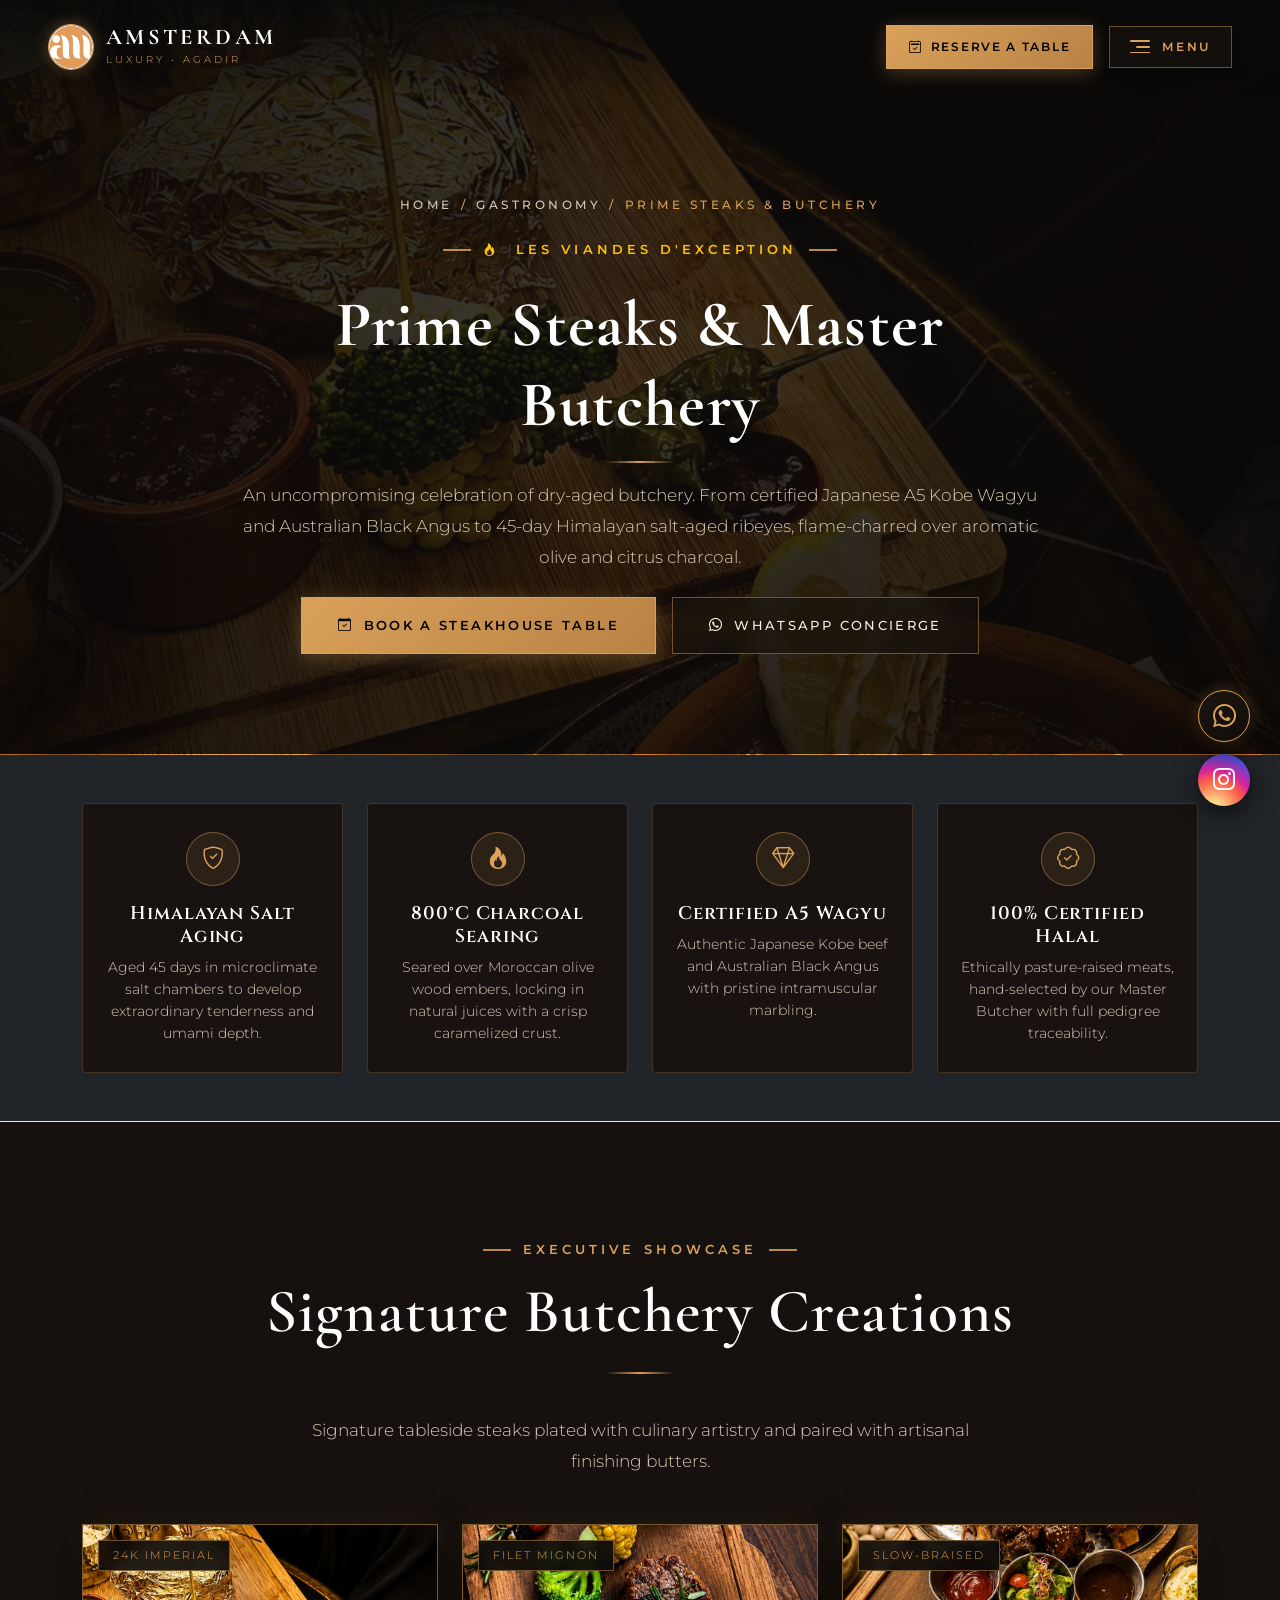
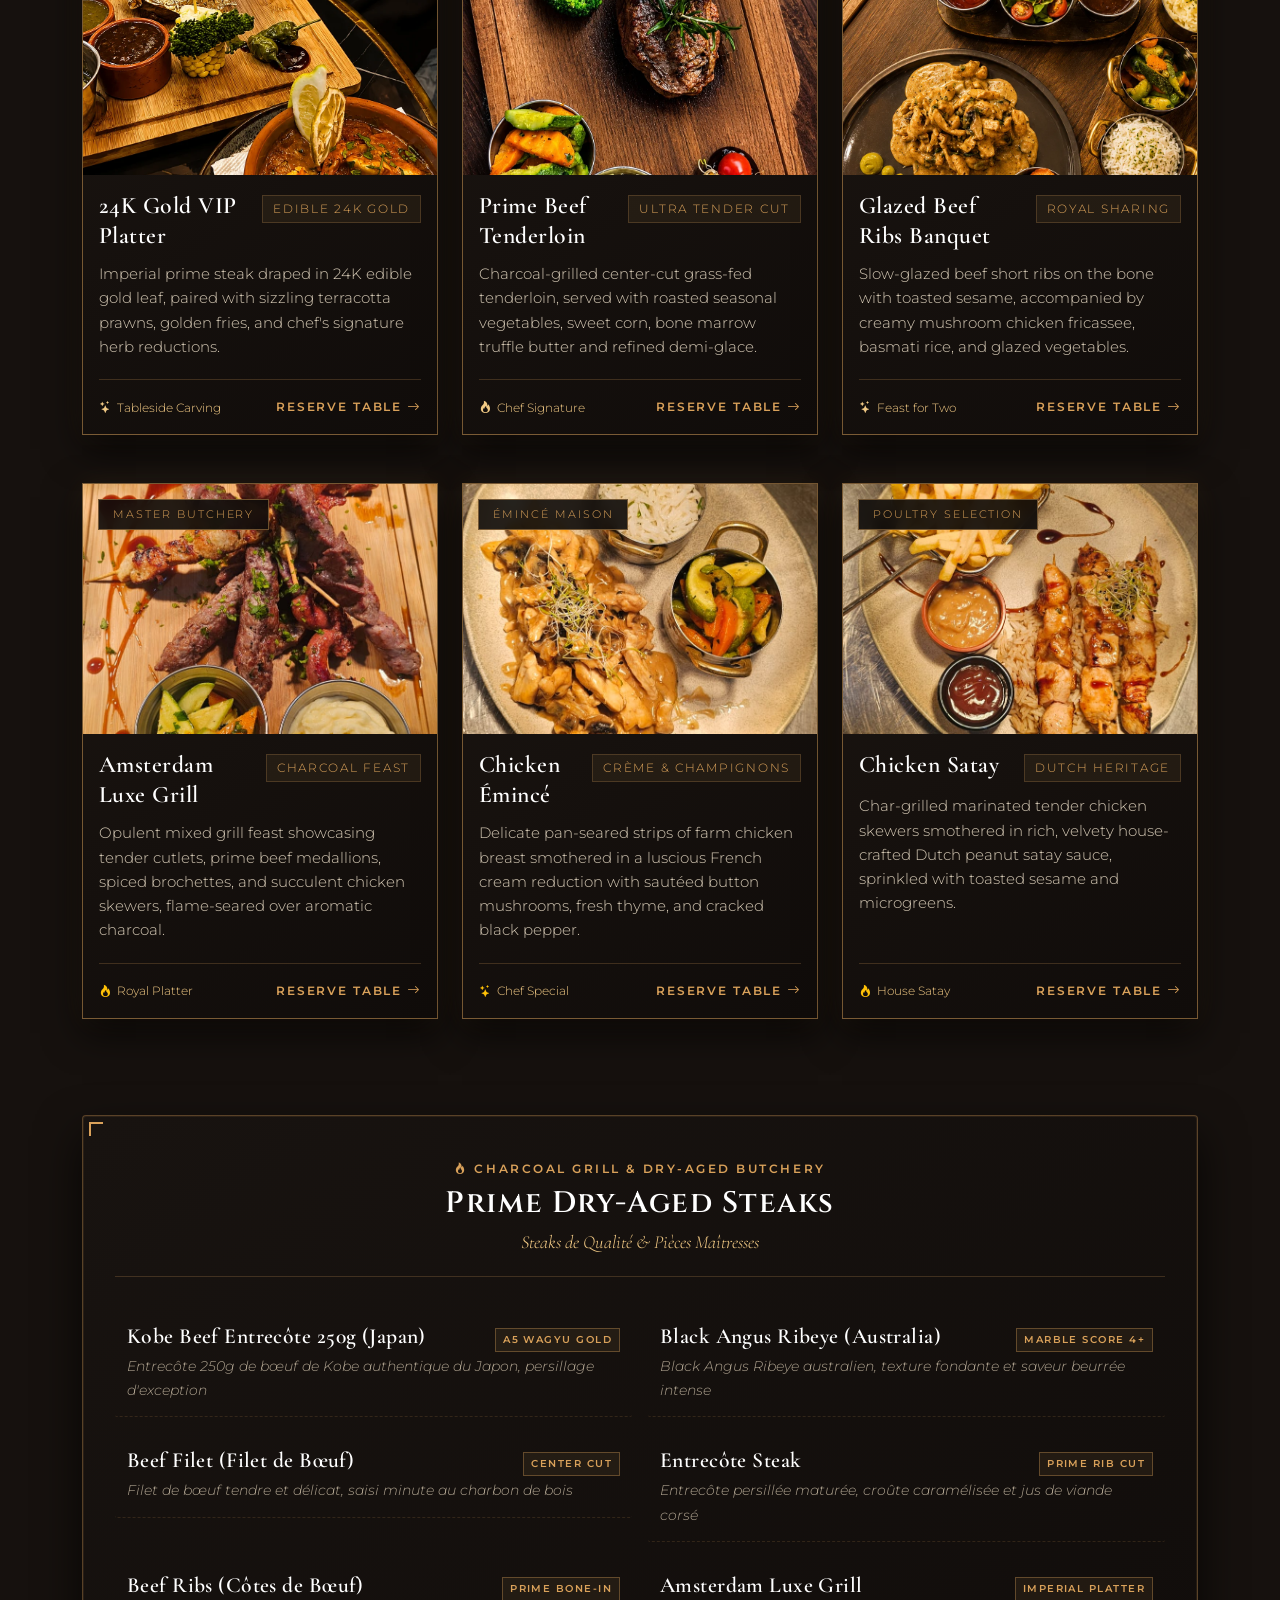
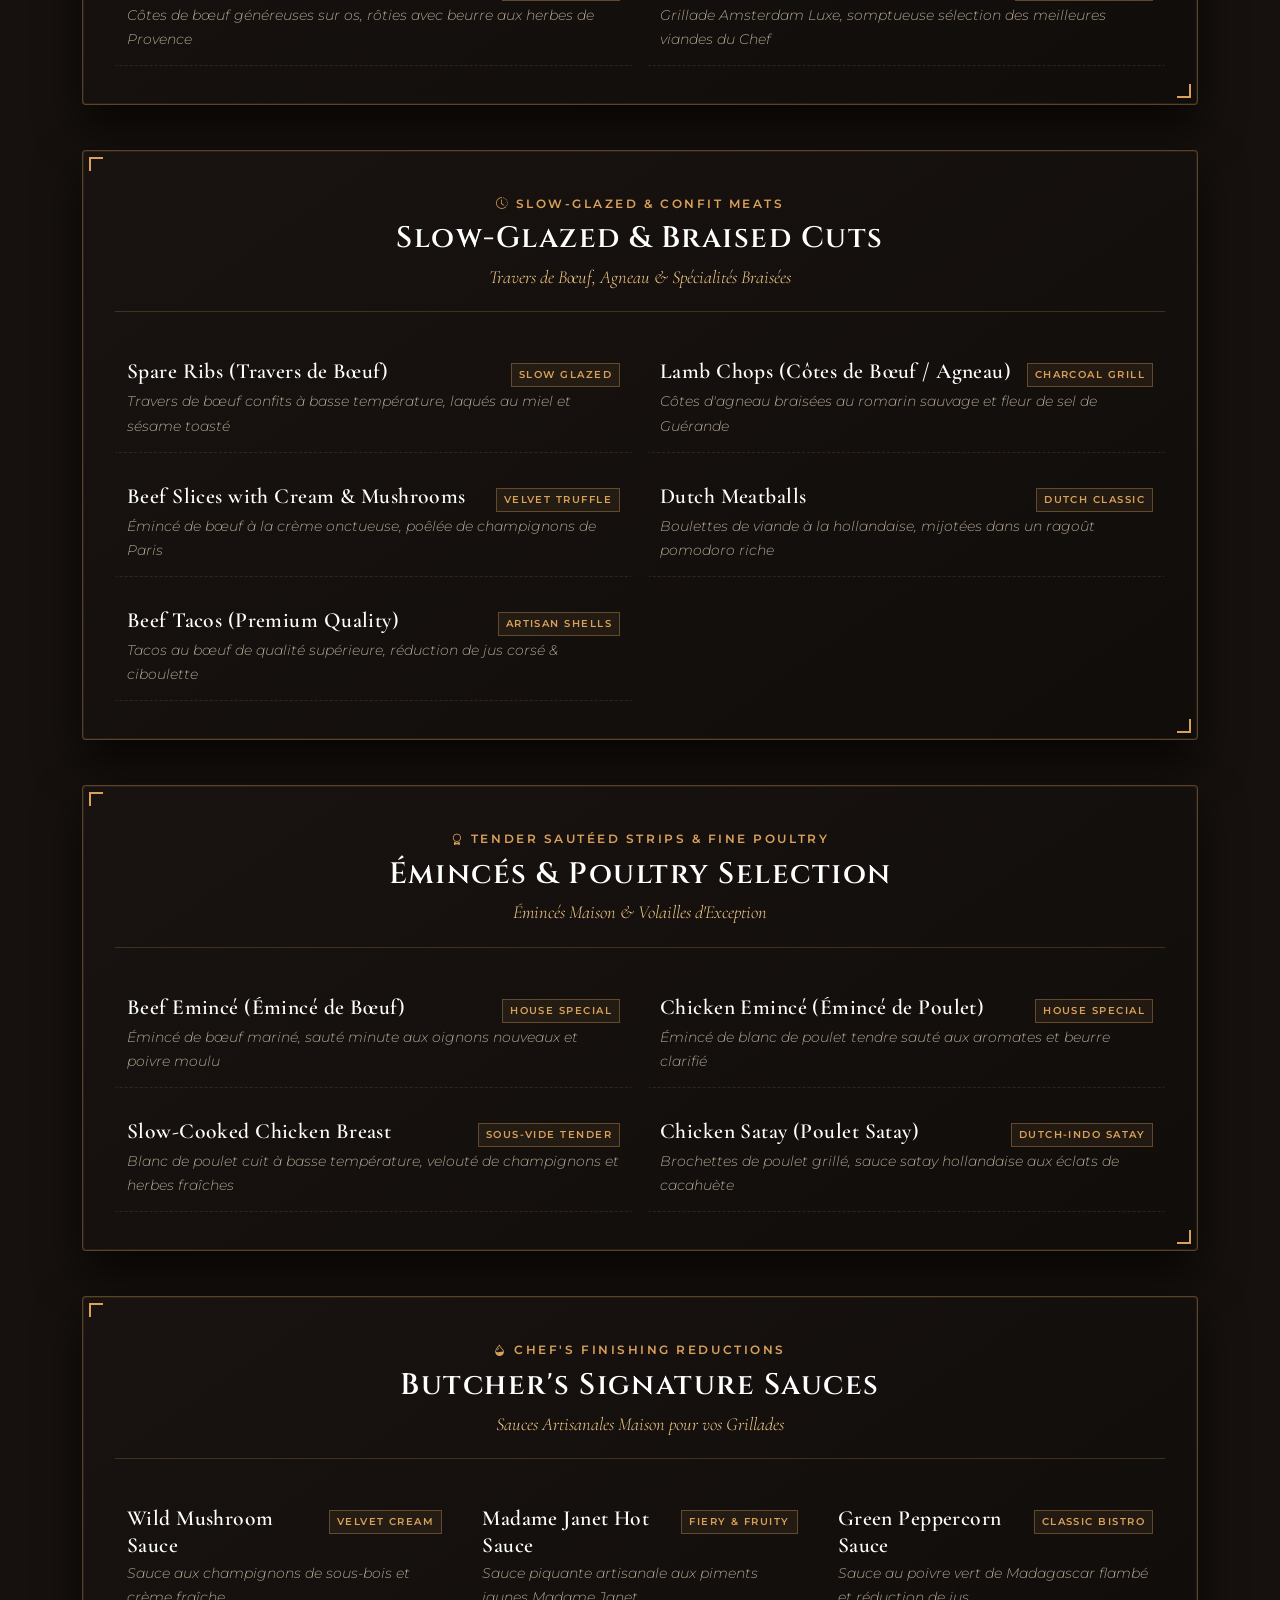
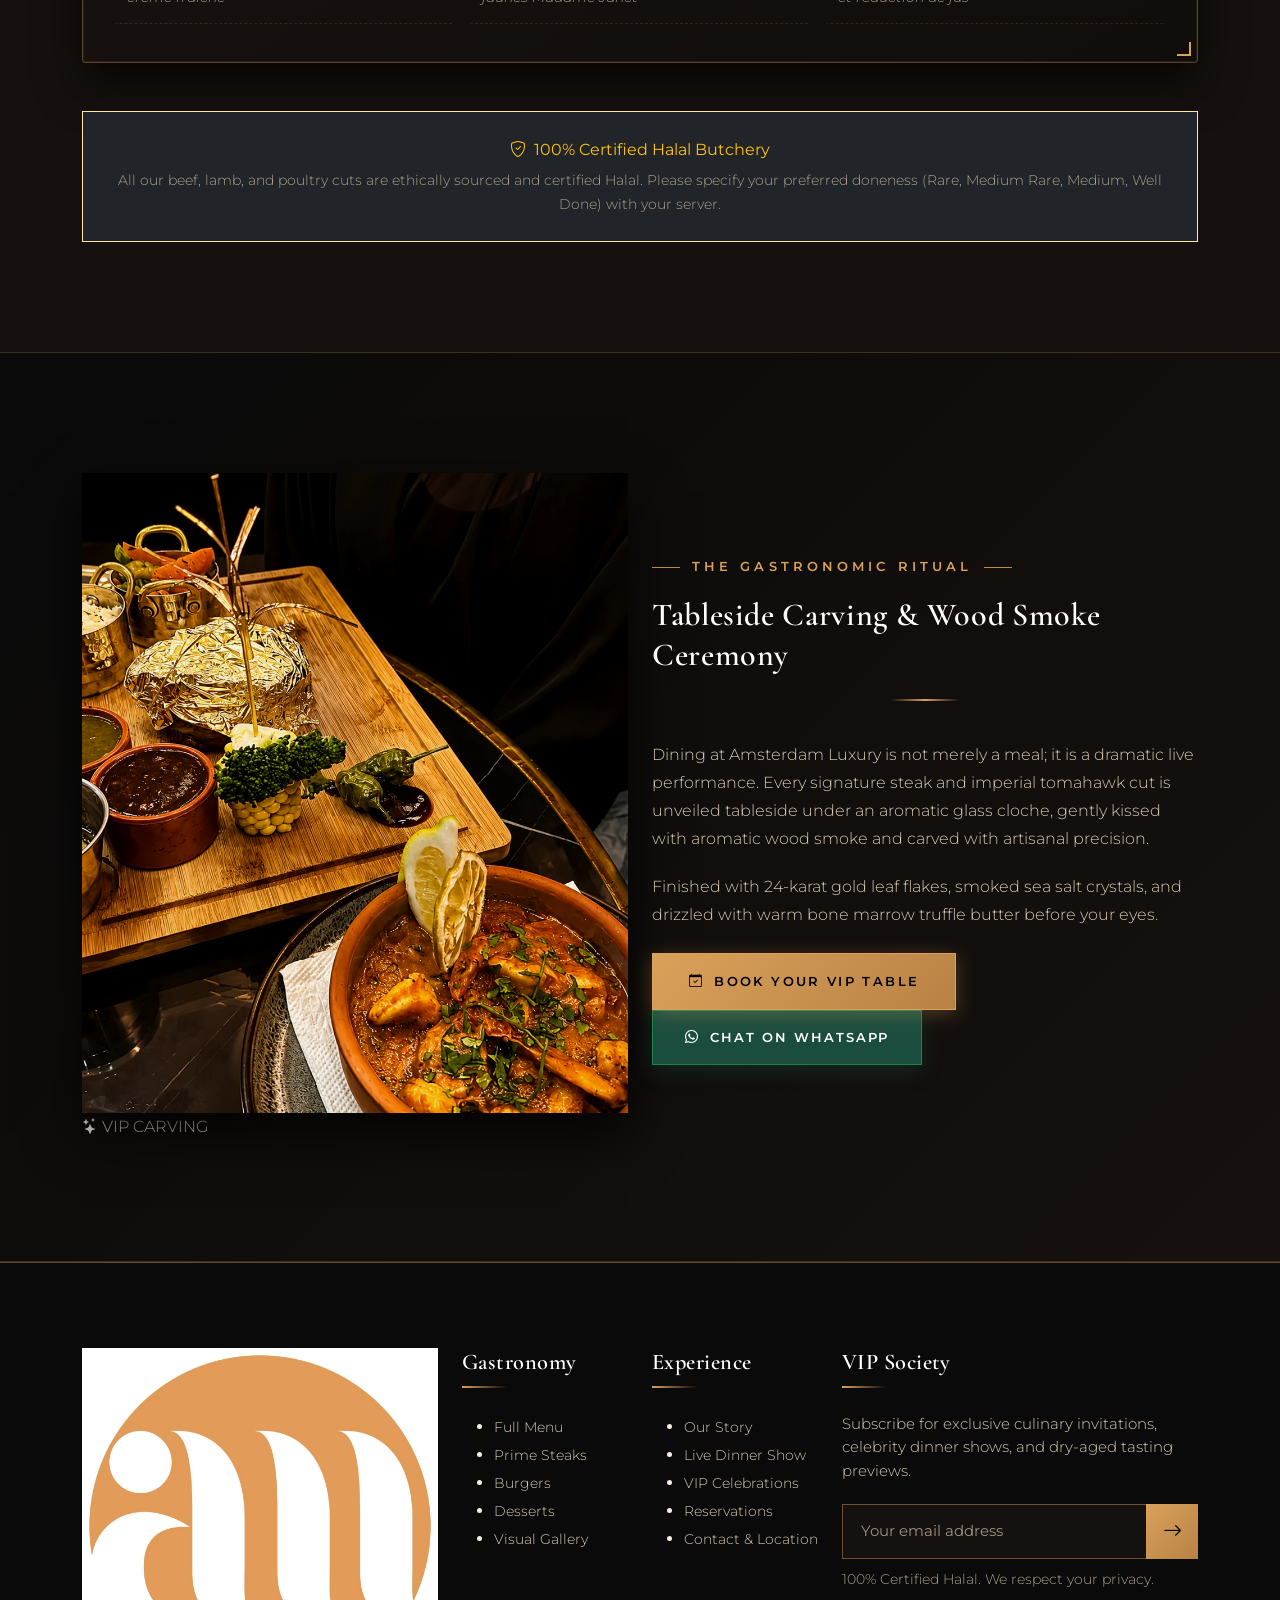
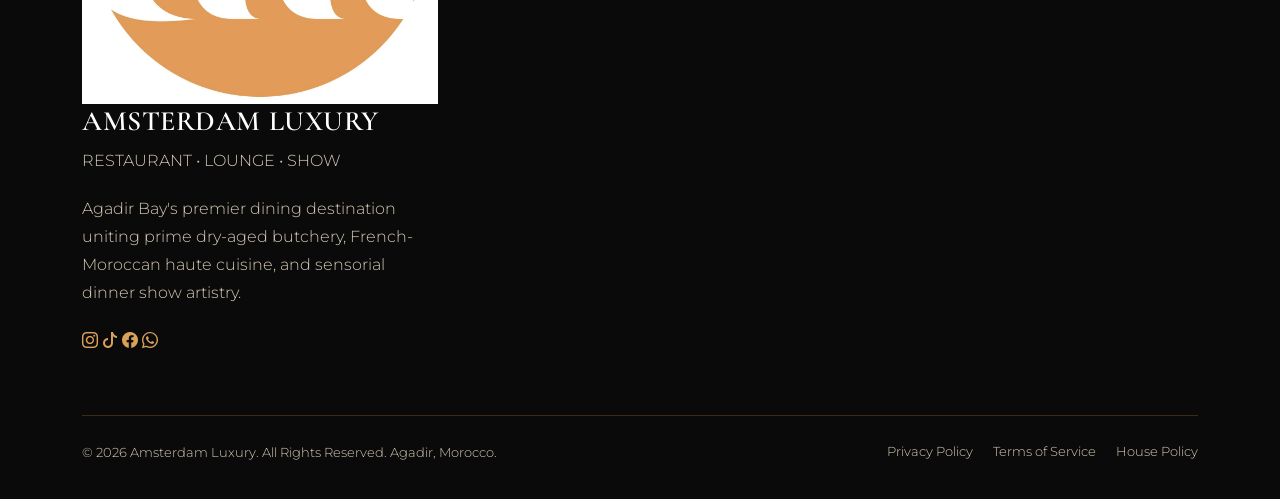
<file: steaks.html>
<!DOCTYPE html>
<html lang="en">

<head>
    <meta charset="UTF-8">
    <meta name="viewport" content="width=device-width, initial-scale=1.0">
    <title>Prime Steaks & Master Butchery | Amsterdam Luxury Restaurant & Lounge Agadir</title>
    <meta name="description"
        content="Discover prime dry-aged steaks, certified Japanese A5 Kobe Wagyu, Australian Black Angus, and charcoal wood-fired butchery at Amsterdam Luxury Agadir.">
    <meta name="keywords" content="Steakhouse Agadir, Kobe Beef Agadir, Wagyu Morocco, Halal Steaks, Amsterdam Luxury Restaurant, Dry-Aged Ribeye">

    <!-- Open Graph Metadata -->
    <meta property="og:title" content="Prime Steaks & Master Butchery | Amsterdam Luxury Agadir">
    <meta property="og:description"
        content="Exceptional dry-aged butchery, charcoal wood-fired steaks, Japanese Kobe Wagyu, and tableside carving rituals in Agadir Bay.">
    <meta property="og:type" content="restaurant.menu">
    <meta property="og:image" content="./assets/imgs/Restaurant/Food7.webp">

    <!-- Google Fonts -->
    <link rel="preconnect" href="https://fonts.googleapis.com">
    <link rel="preconnect" href="https://fonts.gstatic.com" crossorigin>
    <link
        href="https://fonts.googleapis.com/css2?family=Cinzel:wght@400;500;600;700;800;900&family=Cormorant+Garamond:ital,wght@0,400;0,500;0,600;0,700;1,400;1,600&family=Montserrat:wght@200;300;400;500;600;700&display=swap"
        rel="stylesheet">

    <!-- Bootstrap 5.3 CSS -->
    <link href="https://cdn.jsdelivr.net/npm/bootstrap@5.3.3/dist/css/bootstrap.min.css" rel="stylesheet"
        integrity="sha384-QWTKZyjpPEjISv5WaRU9OFeRpok6YctnYmDr5pNlyT2bRjXh0JMhjY6hW+ALEwIH" crossorigin="anonymous">

    <!-- Bootstrap Icons -->
    <link rel="stylesheet" href="https://cdn.jsdelivr.net/npm/bootstrap-icons@1.11.3/font/bootstrap-icons.min.css">

    <!-- AOS Animation Library CSS -->
    <link rel="stylesheet" href="https://cdn.jsdelivr.net/npm/aos@2.3.4/dist/aos.css">

    <!-- Custom Luxury Stylesheet -->
    <link rel="stylesheet" href="./assets/css/style.css">
</head>

<body>

    <!-- ======================================================================
         1. HEADER & NAVBAR
         ====================================================================== -->
    <header class="header_navbar">
        <div class="container-fluid px-lg-5 px-3">
            <div class="d-flex align-items-center justify-content-between">

                <!-- Brand / Logo -->
                <a href="index.html" class="brand_logo_link" aria-label="Amsterdam Luxury Homepage">
                    <img src="./assets/imgs/Amsterdam_Logo.jpeg" alt="Amsterdam Luxury Logo" class="brand_logo_img">
                    <div class="brand_text_box">
                        <span class="brand_title">AMSTERDAM</span>
                        <span class="brand_tagline">LUXURY • AGADIR</span>
                    </div>
                </a>

                <!-- Right Action Controls: Reserve Table + Menu Toggle -->
                <div class="d-flex align-items-center gap-3">
                    <a href="reservation.html" class="luxury_btn_gold header_reserve_btn">
                        <i class="bi bi-calendar2-check"></i> Reserve a Table
                    </a>

                    <!-- Luxury Menu Toggle Button -->
                    <button class="header_menu_toggle_btn" id="header_menu_toggle_btn"
                        aria-label="Toggle navigation menu">
                        <span class="toggle_bars_icon">
                            <span class="bar bar_top"></span>
                            <span class="bar bar_mid"></span>
                            <span class="bar bar_bot"></span>
                        </span>
                        <span class="toggle_btn_label">MENU</span>
                    </button>
                </div>

            </div>
        </div>
    </header>

    <!-- Luxury Sidebar Navigation Drawer -->
    <div class="drawer_backdrop"></div>
    <aside class="luxury_sidebar_drawer" aria-label="Main Navigation Sidebar">
        <div class="drawer_header">
            <a href="index.html" class="drawer_brand_box">
                <div class="drawer_brand_mark">
                    <img src="./assets/imgs/Amsterdam_Logo.jpeg" alt="Amsterdam Luxury" class="drawer_brand_logo">
                </div>
                <div>
                    <span class="drawer_brand_title">AMSTERDAM</span>
                    <span class="drawer_brand_sub">HAUTE GASTRONOMIE • AGADIR</span>
                </div>
            </a>
            <button class="drawer_close_btn" aria-label="Close navigation menu">
                <span>CLOSE</span>
                <i class="bi bi-x-lg"></i>
            </button>
        </div>

        <div class="drawer_body_content">
            <ul class="drawer_links">
                <li>
                    <a href="index.html" class="drawer_link">
                        <div class="drawer_link_left">
                            <span class="drawer_link_index">01</span>
                            <div class="drawer_link_text_wrap">
                                <span class="drawer_link_title">Home</span>
                                <span class="drawer_link_tag">Fine Dining & Lounge</span>
                            </div>
                        </div>
                        <div class="drawer_link_action">
                            <span class="drawer_link_glyph">✦</span>
                            <i class="bi bi-arrow-right drawer_link_arrow"></i>
                        </div>
                    </a>
                </li>
                <li>
                    <a href="about.html" class="drawer_link">
                        <div class="drawer_link_left">
                            <span class="drawer_link_index">02</span>
                            <div class="drawer_link_text_wrap">
                                <span class="drawer_link_title">About Us</span>
                                <span class="drawer_link_tag">Our Heritage & Story</span>
                            </div>
                        </div>
                        <div class="drawer_link_action">
                            <span class="drawer_link_glyph">✦</span>
                            <i class="bi bi-arrow-right drawer_link_arrow"></i>
                        </div>
                    </a>
                </li>
                <li>
                    <a href="menu.html" class="drawer_link">
                        <div class="drawer_link_left">
                            <span class="drawer_link_index">03</span>
                            <div class="drawer_link_text_wrap">
                                <span class="drawer_link_title">Signature Menu</span>
                                <span class="drawer_link_tag">Haute Gastronomie Halal</span>
                            </div>
                        </div>
                        <div class="drawer_link_action">
                            <span class="drawer_link_glyph">✦</span>
                            <i class="bi bi-arrow-right drawer_link_arrow"></i>
                        </div>
                    </a>
                </li>
                <li>
                    <a href="steaks.html" class="drawer_link active">
                        <div class="drawer_link_left">
                            <span class="drawer_link_index">04</span>
                            <div class="drawer_link_text_wrap">
                                <span class="drawer_link_title">Prime Steaks</span>
                                <span class="drawer_link_tag">Dry-Aged Butchery & Wagyu</span>
                            </div>
                        </div>
                        <div class="drawer_link_action">
                            <span class="drawer_link_glyph">✦</span>
                            <i class="bi bi-arrow-right drawer_link_arrow"></i>
                        </div>
                    </a>
                </li>
                <li>
                    <a href="dinner-show.html" class="drawer_link">
                        <div class="drawer_link_left">
                            <span class="drawer_link_index">05</span>
                            <div class="drawer_link_text_wrap">
                                <span class="drawer_link_title">Live Dinner Show</span>
                                <span class="drawer_link_tag">Sensorial Live Artistry</span>
                            </div>
                        </div>
                        <div class="drawer_link_action">
                            <span class="drawer_link_glyph">✦</span>
                            <i class="bi bi-arrow-right drawer_link_arrow"></i>
                        </div>
                    </a>
                </li>
                <li>
                    <a href="private-events.html" class="drawer_link">
                        <div class="drawer_link_left">
                            <span class="drawer_link_index">06</span>
                            <div class="drawer_link_text_wrap">
                                <span class="drawer_link_title">Private Events</span>
                                <span class="drawer_link_tag">VIP Salons & Celebrations</span>
                            </div>
                        </div>
                        <div class="drawer_link_action">
                            <span class="drawer_link_glyph">✦</span>
                            <i class="bi bi-arrow-right drawer_link_arrow"></i>
                        </div>
                    </a>
                </li>
                <li>
                    <a href="gallery.html" class="drawer_link">
                        <div class="drawer_link_left">
                            <span class="drawer_link_index">07</span>
                            <div class="drawer_link_text_wrap">
                                <span class="drawer_link_title">Visual Gallery</span>
                                <span class="drawer_link_tag">Atmosphere & Moments</span>
                            </div>
                        </div>
                        <div class="drawer_link_action">
                            <span class="drawer_link_glyph">✦</span>
                            <i class="bi bi-arrow-right drawer_link_arrow"></i>
                        </div>
                    </a>
                </li>
                <li>
                    <a href="reservation.html" class="drawer_link">
                        <div class="drawer_link_left">
                            <span class="drawer_link_index">08</span>
                            <div class="drawer_link_text_wrap">
                                <span class="drawer_link_title">Reservations</span>
                                <span class="drawer_link_tag">VIP Tables & Concierge</span>
                            </div>
                        </div>
                        <div class="drawer_link_action">
                            <span class="drawer_link_glyph">✦</span>
                            <i class="bi bi-arrow-right drawer_link_arrow"></i>
                        </div>
                    </a>
                </li>
                <li>
                    <a href="contact.html" class="drawer_link">
                        <div class="drawer_link_left">
                            <span class="drawer_link_index">09</span>
                            <div class="drawer_link_text_wrap">
                                <span class="drawer_link_title">Contact & Location</span>
                                <span class="drawer_link_tag">Agadir Bay, Morocco</span>
                            </div>
                        </div>
                        <div class="drawer_link_action">
                            <span class="drawer_link_glyph">✦</span>
                            <i class="bi bi-arrow-right drawer_link_arrow"></i>
                        </div>
                    </a>
                </li>
            </ul>

            <div class="drawer_footer_cta">
                <a href="reservation.html" class="luxury_btn_gold w-100 text-center mb-2">
                    <i class="bi bi-calendar-check me-2"></i> Book VIP Table
                </a>
                <a href="https://wa.me/212609070598" target="_blank" rel="noopener noreferrer"
                    class="luxury_btn_whatsapp w-100 text-center">
                    <i class="bi bi-whatsapp me-2"></i> Chat on WhatsApp Concierge
                </a>
                <div class="drawer_socials">
                    <span class="drawer_tagline_gold">✦ AGADIR BAY &bull; FINE DINING & LIVE SHOW ✦</span>
                    <div class="drawer_social_icons">
                        <a href="https://instagram.com/amsterdamagadir" target="_blank" rel="noopener noreferrer"
                            aria-label="Instagram"><i class="bi bi-instagram"></i></a>
                        <a href="https://tiktok.com/@amsterdamagadir" target="_blank" rel="noopener noreferrer"
                            aria-label="TikTok"><i class="bi bi-tiktok"></i></a>
                        <a href="https://facebook.com/amsterdamagadir" target="_blank" rel="noopener noreferrer"
                            aria-label="Facebook"><i class="bi bi-facebook"></i></a>
                        <a href="https://wa.me/212609070598" target="_blank" rel="noopener noreferrer"
                            aria-label="WhatsApp"><i class="bi bi-whatsapp"></i></a>
                    </div>
                </div>
            </div>
        </div>
    </aside>

    <!-- ======================================================================
         2. STEAKHOUSE HERO SECTION
         ====================================================================== -->
    <section class="steak_hero_section" style="background-image: url('./assets/imgs/Restaurant/Food7.webp');">
        <div class="steak_hero_overlay"></div>
        <div class="container position-relative z-2">
            <div class="page_header_content" data-aos="fade-up">
                <div class="page_breadcrumb mb-3">
                    <a href="index.html">Home</a>
                    <span>/</span>
                    <a href="menu.html">Gastronomy</a>
                    <span>/</span>
                    <span>Prime Steaks & Butchery</span>
                </div>
                <span class="section_label text-warning"><i class="bi bi-fire me-1"></i> LES VIANDES D'EXCEPTION</span>
                <h1 class="page_header_title mt-2">Prime Steaks & Master Butchery</h1>
                <div class="gold_divider my-3"></div>
                <p class="page_header_desc mx-auto" style="max-width: 820px;">
                    An uncompromising celebration of dry-aged butchery. From certified Japanese A5 Kobe Wagyu and Australian Black Angus to 45-day Himalayan salt-aged ribeyes, flame-charred over aromatic olive and citrus charcoal.
                </p>
                <div class="mt-4 d-flex justify-content-center gap-3 flex-wrap">
                    <a href="reservation.html" class="luxury_btn_gold">
                        <i class="bi bi-calendar-check"></i> Book a Steakhouse Table
                    </a>
                    <a href="https://wa.me/212609070598?text=Hello%20Amsterdam%20Luxury,%20I%20would%20like%20to%20inquire%20about%20a%20VIP%20table%20for%20the%20Prime%20Steaks%20experience."
                        target="_blank" rel="noopener noreferrer" class="luxury_btn_outline">
                        <i class="bi bi-whatsapp"></i> WhatsApp Concierge
                    </a>
                </div>
            </div>
        </div>
    </section>

    <!-- ======================================================================
         3. BUTCHERY PILLARS (THE CRAFT)
         ====================================================================== -->
    <section class="py-5 bg-dark border-bottom border-warning-subtle">
        <div class="container">
            <div class="row g-4">
                <div class="col-lg-3 col-md-6 col-12" data-aos="fade-up" data-aos-delay="50">
                    <div class="steak_pillar_card">
                        <div class="steak_pillar_icon"><i class="bi bi-shield-check"></i></div>
                        <h4 class="steak_pillar_title">Himalayan Salt Aging</h4>
                        <p class="steak_pillar_desc">Aged 45 days in microclimate salt chambers to develop extraordinary tenderness and umami depth.</p>
                    </div>
                </div>
                <div class="col-lg-3 col-md-6 col-12" data-aos="fade-up" data-aos-delay="100">
                    <div class="steak_pillar_card">
                        <div class="steak_pillar_icon"><i class="bi bi-fire"></i></div>
                        <h4 class="steak_pillar_title">800°C Charcoal Searing</h4>
                        <p class="steak_pillar_desc">Seared over Moroccan olive wood embers, locking in natural juices with a crisp caramelized crust.</p>
                    </div>
                </div>
                <div class="col-lg-3 col-md-6 col-12" data-aos="fade-up" data-aos-delay="150">
                    <div class="steak_pillar_card">
                        <div class="steak_pillar_icon"><i class="bi bi-gem"></i></div>
                        <h4 class="steak_pillar_title">Certified A5 Wagyu</h4>
                        <p class="steak_pillar_desc">Authentic Japanese Kobe beef and Australian Black Angus with pristine intramuscular marbling.</p>
                    </div>
                </div>
                <div class="col-lg-3 col-md-6 col-12" data-aos="fade-up" data-aos-delay="200">
                    <div class="steak_pillar_card">
                        <div class="steak_pillar_icon"><i class="bi bi-patch-check"></i></div>
                        <h4 class="steak_pillar_title">100% Certified Halal</h4>
                        <p class="steak_pillar_desc">Ethically pasture-raised meats, hand-selected by our Master Butcher with full pedigree traceability.</p>
                    </div>
                </div>
            </div>
        </div>
    </section>

    <!-- ======================================================================
         4. FEATURED PRESTIGE STEAKS (PHOTOGRAPHED SHOWCASE)
         ====================================================================== -->
    <section class="luxury_section menu_section">
        <div class="container">
            <div class="text-center mb-5" data-aos="fade-up">
                <span class="section_label">EXECUTIVE SHOWCASE</span>
                <h2 class="section_title">Signature Butchery Creations</h2>
                <div class="gold_divider"></div>
                <p class="section_subtitle">
                    Signature tableside steaks plated with culinary artistry and paired with artisanal finishing butters.
                </p>
            </div>

            <div class="row g-4">
                <!-- Showcase 1: 24K Gold VIP Platter -->
                <div class="col-lg-4 col-md-6 col-12 mb-4" data-aos="fade-up">
                    <div class="menu_card steak_card_prestige">
                        <div class="menu_img_box">
                            <img src="./assets/imgs/Restaurant/Food7.webp"
                                alt="Amsterdam 24K Gold VIP Steak Platter" class="menu_card_img" loading="lazy">
                            <span class="menu_category_tag">24K Imperial</span>
                        </div>
                        <div class="menu_content_box">
                            <div class="menu_header_row">
                                <h3 class="menu_item_title">24K Gold VIP Platter</h3>
                                <span class="menu_item_badge_tag">Edible 24K Gold</span>
                            </div>
                            <p class="menu_item_desc">Imperial prime steak draped in 24K edible gold leaf, paired with sizzling terracotta prawns, golden fries, and chef's signature herb reductions.</p>
                            <div class="menu_item_footer">
                                <span class="menu_item_badge"><i class="bi bi-stars"></i> Tableside Carving</span>
                                <a href="reservation.html" class="menu_order_btn">Reserve Table <i class="bi bi-arrow-right"></i></a>
                            </div>
                        </div>
                    </div>
                </div>

                <!-- Showcase 2: Prime Beef Tenderloin -->
                <div class="col-lg-4 col-md-6 col-12 mb-4" data-aos="fade-up" data-aos-delay="100">
                    <div class="menu_card steak_card_prestige">
                        <div class="menu_img_box">
                            <img src="./assets/imgs/Restaurant/Food1.webp"
                                alt="Prime Beef Tenderloin Filet Mignon" class="menu_card_img" loading="lazy">
                            <span class="menu_category_tag">Filet Mignon</span>
                        </div>
                        <div class="menu_content_box">
                            <div class="menu_header_row">
                                <h3 class="menu_item_title">Prime Beef Tenderloin</h3>
                                <span class="menu_item_badge_tag">Ultra Tender Cut</span>
                            </div>
                            <p class="menu_item_desc">Charcoal-grilled center-cut grass-fed tenderloin, served with roasted seasonal vegetables, sweet corn, bone marrow truffle butter and refined demi-glace.</p>
                            <div class="menu_item_footer">
                                <span class="menu_item_badge"><i class="bi bi-fire"></i> Chef Signature</span>
                                <a href="reservation.html" class="menu_order_btn">Reserve Table <i class="bi bi-arrow-right"></i></a>
                            </div>
                        </div>
                    </div>
                </div>

                <!-- Showcase 3: Glazed Beef Ribs Banquet -->
                <div class="col-lg-4 col-md-6 col-12 mb-4" data-aos="fade-up" data-aos-delay="200">
                    <div class="menu_card steak_card_prestige">
                        <div class="menu_img_box">
                            <img src="./assets/imgs/Restaurant/Food6.webp"
                                alt="Glazed Beef Ribs Banquet" class="menu_card_img" loading="lazy">
                            <span class="menu_category_tag">Slow-Braised</span>
                        </div>
                        <div class="menu_content_box">
                            <div class="menu_header_row">
                                <h3 class="menu_item_title">Glazed Beef Ribs Banquet</h3>
                                <span class="menu_item_badge_tag">Royal Sharing</span>
                            </div>
                            <p class="menu_item_desc">Slow-glazed beef short ribs on the bone with toasted sesame, accompanied by creamy mushroom chicken fricassee, basmati rice, and glazed vegetables.</p>
                            <div class="menu_item_footer">
                                <span class="menu_item_badge"><i class="bi bi-stars"></i> Feast for Two</span>
                                <a href="reservation.html" class="menu_order_btn">Reserve Table <i class="bi bi-arrow-right"></i></a>
                            </div>
                        </div>
                    </div>
                </div>

                <!-- Showcase 4: Amsterdam Luxe Grill -->
                <div class="col-lg-4 col-md-6 col-12 mb-4" data-aos="fade-up">
                    <div class="menu_card steak_card_prestige">
                        <div class="menu_img_box">
                            <img src="./assets/imgs/New_Menus/Mix_grilled.jpeg"
                                alt="Amsterdam Luxe Grill - Amsterdam Luxury Agadir" class="menu_card_img" loading="lazy">
                            <span class="menu_category_tag">Master Butchery</span>
                        </div>
                        <div class="menu_content_box">
                            <div class="menu_header_row">
                                <h3 class="menu_item_title">Amsterdam Luxe Grill</h3>
                                <span class="menu_item_badge_tag">Charcoal Feast</span>
                            </div>
                            <p class="menu_item_desc">Opulent mixed grill feast showcasing tender cutlets, prime beef medallions, spiced brochettes, and succulent chicken skewers, flame-seared over aromatic charcoal.</p>
                            <div class="menu_item_footer">
                                <span class="menu_item_badge"><i class="bi bi-fire text-warning"></i> Royal Platter</span>
                                <a href="reservation.html" class="menu_order_btn">Reserve Table <i class="bi bi-arrow-right"></i></a>
                            </div>
                        </div>
                    </div>
                </div>

                <!-- Showcase 5: Chicken Émincé -->
                <div class="col-lg-4 col-md-6 col-12 mb-4" data-aos="fade-up" data-aos-delay="100">
                    <div class="menu_card steak_card_prestige">
                        <div class="menu_img_box">
                            <img src="./assets/imgs/New_Menus/Emincer_chiken.jpeg"
                                alt="Chicken Émincé - Amsterdam Luxury Agadir" class="menu_card_img" loading="lazy">
                            <span class="menu_category_tag">Émincé Maison</span>
                        </div>
                        <div class="menu_content_box">
                            <div class="menu_header_row">
                                <h3 class="menu_item_title">Chicken Émincé</h3>
                                <span class="menu_item_badge_tag">Crème &amp; Champignons</span>
                            </div>
                            <p class="menu_item_desc">Delicate pan-seared strips of farm chicken breast smothered in a luscious French cream reduction with sautéed button mushrooms, fresh thyme, and cracked black pepper.</p>
                            <div class="menu_item_footer">
                                <span class="menu_item_badge"><i class="bi bi-stars text-warning"></i> Chef Special</span>
                                <a href="reservation.html" class="menu_order_btn">Reserve Table <i class="bi bi-arrow-right"></i></a>
                            </div>
                        </div>
                    </div>
                </div>

                <!-- Showcase 6: Dutch Chicken Satay -->
                <div class="col-lg-4 col-md-6 col-12 mb-4" data-aos="fade-up" data-aos-delay="200">
                    <div class="menu_card steak_card_prestige">
                        <div class="menu_img_box">
                            <img src="./assets/imgs/New_Menus/Chiken_satay.jpeg"
                                alt="Chicken Satay - Amsterdam Luxury Agadir" class="menu_card_img" loading="lazy">
                            <span class="menu_category_tag">Poultry Selection</span>
                        </div>
                        <div class="menu_content_box">
                            <div class="menu_header_row">
                                <h3 class="menu_item_title">Chicken Satay</h3>
                                <span class="menu_item_badge_tag">Dutch Heritage</span>
                            </div>
                            <p class="menu_item_desc">Char-grilled marinated tender chicken skewers smothered in rich, velvety house-crafted Dutch peanut satay sauce, sprinkled with toasted sesame and microgreens.</p>
                            <div class="menu_item_footer">
                                <span class="menu_item_badge"><i class="bi bi-fire text-warning"></i> House Satay</span>
                                <a href="reservation.html" class="menu_order_btn">Reserve Table <i class="bi bi-arrow-right"></i></a>
                            </div>
                        </div>
                    </div>
                </div>
            </div>

            <!-- ==============================================================
                 5. THE COMPLETE STEAKHOUSE MENU CARDS
                 ============================================================== -->
            <div class="mt-5 pt-4">

                <!-- Board 1: Prime Steaks & Dry-Aged Cuts -->
                <div class="luxury_menu_card_board" data-aos="fade-up">
                    <div class="card_board_header">
                        <span class="card_board_category_tag"><i class="bi bi-fire"></i> Charcoal Grill & Dry-Aged Butchery</span>
                        <h3 class="card_board_title">Prime Dry-Aged Steaks</h3>
                        <p class="card_board_subtitle">Steaks de Qualité & Pièces Maîtresses</p>
                    </div>
                    <div class="row g-3">
                        <div class="col-lg-6 col-12">
                            <div class="menu_card_entry">
                                <div class="menu_card_entry_top">
                                    <h4 class="menu_card_entry_name">Kobe Beef Entrecôte 250g (Japan)</h4>
                                    <span class="menu_card_entry_badge">A5 Wagyu Gold</span>
                                </div>
                                <p class="menu_card_entry_sub">Entrecôte 250g de bœuf de Kobe authentique du Japon, persillage d'exception</p>
                            </div>
                        </div>
                        <div class="col-lg-6 col-12">
                            <div class="menu_card_entry">
                                <div class="menu_card_entry_top">
                                    <h4 class="menu_card_entry_name">Black Angus Ribeye (Australia)</h4>
                                    <span class="menu_card_entry_badge">Marble Score 4+</span>
                                </div>
                                <p class="menu_card_entry_sub">Black Angus Ribeye australien, texture fondante et saveur beurrée intense</p>
                            </div>
                        </div>
                        <div class="col-lg-6 col-12">
                            <div class="menu_card_entry">
                                <div class="menu_card_entry_top">
                                    <h4 class="menu_card_entry_name">Beef Filet (Filet de Bœuf)</h4>
                                    <span class="menu_card_entry_badge">Center Cut</span>
                                </div>
                                <p class="menu_card_entry_sub">Filet de bœuf tendre et délicat, saisi minute au charbon de bois</p>
                            </div>
                        </div>
                        <div class="col-lg-6 col-12">
                            <div class="menu_card_entry">
                                <div class="menu_card_entry_top">
                                    <h4 class="menu_card_entry_name">Entrecôte Steak</h4>
                                    <span class="menu_card_entry_badge">Prime Rib Cut</span>
                                </div>
                                <p class="menu_card_entry_sub">Entrecôte persillée maturée, croûte caramélisée et jus de viande corsé</p>
                            </div>
                        </div>
                        <div class="col-lg-6 col-12">
                            <div class="menu_card_entry">
                                <div class="menu_card_entry_top">
                                    <h4 class="menu_card_entry_name">Beef Ribs (Côtes de Bœuf)</h4>
                                    <span class="menu_card_entry_badge">Prime Bone-In</span>
                                </div>
                                <p class="menu_card_entry_sub">Côtes de bœuf généreuses sur os, rôties avec beurre aux herbes de Provence</p>
                            </div>
                        </div>
                        <div class="col-lg-6 col-12">
                            <div class="menu_card_entry">
                                <div class="menu_card_entry_top">
                                    <h4 class="menu_card_entry_name">Amsterdam Luxe Grill</h4>
                                    <span class="menu_card_entry_badge">Imperial Platter</span>
                                </div>
                                <p class="menu_card_entry_sub">Grillade Amsterdam Luxe, somptueuse sélection des meilleures viandes du Chef</p>
                            </div>
                        </div>
                    </div>
                </div>

                <!-- Board 2: Slow-Glazed & Braised Specialties -->
                <div class="luxury_menu_card_board" data-aos="fade-up">
                    <div class="card_board_header">
                        <span class="card_board_category_tag"><i class="bi bi-clock-history"></i> Slow-Glazed & Confit Meats</span>
                        <h3 class="card_board_title">Slow-Glazed & Braised Cuts</h3>
                        <p class="card_board_subtitle">Travers de Bœuf, Agneau & Spécialités Braisées</p>
                    </div>
                    <div class="row g-3">
                        <div class="col-lg-6 col-12">
                            <div class="menu_card_entry">
                                <div class="menu_card_entry_top">
                                    <h4 class="menu_card_entry_name">Spare Ribs (Travers de Bœuf)</h4>
                                    <span class="menu_card_entry_badge">Slow Glazed</span>
                                </div>
                                <p class="menu_card_entry_sub">Travers de bœuf confits à basse température, laqués au miel et sésame toasté</p>
                            </div>
                        </div>
                        <div class="col-lg-6 col-12">
                            <div class="menu_card_entry">
                                <div class="menu_card_entry_top">
                                    <h4 class="menu_card_entry_name">Lamb Chops (Côtes de Bœuf / Agneau)</h4>
                                    <span class="menu_card_entry_badge">Charcoal Grill</span>
                                </div>
                                <p class="menu_card_entry_sub">Côtes d'agneau braisées au romarin sauvage et fleur de sel de Guérande</p>
                            </div>
                        </div>
                        <div class="col-lg-6 col-12">
                            <div class="menu_card_entry">
                                <div class="menu_card_entry_top">
                                    <h4 class="menu_card_entry_name">Beef Slices with Cream & Mushrooms</h4>
                                    <span class="menu_card_entry_badge">Velvet Truffle</span>
                                </div>
                                <p class="menu_card_entry_sub">Émincé de bœuf à la crème onctueuse, poêlée de champignons de Paris</p>
                            </div>
                        </div>
                        <div class="col-lg-6 col-12">
                            <div class="menu_card_entry">
                                <div class="menu_card_entry_top">
                                    <h4 class="menu_card_entry_name">Dutch Meatballs</h4>
                                    <span class="menu_card_entry_badge">Dutch Classic</span>
                                </div>
                                <p class="menu_card_entry_sub">Boulettes de viande à la hollandaise, mijotées dans un ragoût pomodoro riche</p>
                            </div>
                        </div>
                        <div class="col-lg-6 col-12">
                            <div class="menu_card_entry">
                                <div class="menu_card_entry_top">
                                    <h4 class="menu_card_entry_name">Beef Tacos (Premium Quality)</h4>
                                    <span class="menu_card_entry_badge">Artisan Shells</span>
                                </div>
                                <p class="menu_card_entry_sub">Tacos au bœuf de qualité supérieure, réduction de jus corsé & ciboulette</p>
                            </div>
                        </div>
                    </div>
                </div>

                <!-- Board 3: Émincés Maison & Poultry Selection -->
                <div class="luxury_menu_card_board" data-aos="fade-up">
                    <div class="card_board_header">
                        <span class="card_board_category_tag"><i class="bi bi-award"></i> Tender Sautéed Strips & Fine Poultry</span>
                        <h3 class="card_board_title">Émincés & Poultry Selection</h3>
                        <p class="card_board_subtitle">Émincés Maison & Volailles d'Exception</p>
                    </div>
                    <div class="row g-3">
                        <div class="col-lg-6 col-12">
                            <div class="menu_card_entry">
                                <div class="menu_card_entry_top">
                                    <h4 class="menu_card_entry_name">Beef Emincé (Émincé de Bœuf)</h4>
                                    <span class="menu_card_entry_badge">House Special</span>
                                </div>
                                <p class="menu_card_entry_sub">Émincé de bœuf mariné, sauté minute aux oignons nouveaux et poivre moulu</p>
                            </div>
                        </div>
                        <div class="col-lg-6 col-12">
                            <div class="menu_card_entry">
                                <div class="menu_card_entry_top">
                                    <h4 class="menu_card_entry_name">Chicken Emincé (Émincé de Poulet)</h4>
                                    <span class="menu_card_entry_badge">House Special</span>
                                </div>
                                <p class="menu_card_entry_sub">Émincé de blanc de poulet tendre sauté aux aromates et beurre clarifié</p>
                            </div>
                        </div>
                        <div class="col-lg-6 col-12">
                            <div class="menu_card_entry">
                                <div class="menu_card_entry_top">
                                    <h4 class="menu_card_entry_name">Slow-Cooked Chicken Breast</h4>
                                    <span class="menu_card_entry_badge">Sous-Vide Tender</span>
                                </div>
                                <p class="menu_card_entry_sub">Blanc de poulet cuit à basse température, velouté de champignons et herbes fraîches</p>
                            </div>
                        </div>
                        <div class="col-lg-6 col-12">
                            <div class="menu_card_entry">
                                <div class="menu_card_entry_top">
                                    <h4 class="menu_card_entry_name">Chicken Satay (Poulet Satay)</h4>
                                    <span class="menu_card_entry_badge">Dutch-Indo Satay</span>
                                </div>
                                <p class="menu_card_entry_sub">Brochettes de poulet grillé, sauce satay hollandaise aux éclats de cacahuète</p>
                            </div>
                        </div>
                    </div>
                </div>

                <!-- Board 4: Butcher's House Sauces & Finitions -->
                <div class="luxury_menu_card_board" data-aos="fade-up">
                    <div class="card_board_header">
                        <span class="card_board_category_tag"><i class="bi bi-droplet-half"></i> Chef's Finishing Reductions</span>
                        <h3 class="card_board_title">Butcher's Signature Sauces</h3>
                        <p class="card_board_subtitle">Sauces Artisanales Maison pour vos Grillades</p>
                    </div>
                    <div class="row g-3">
                        <div class="col-lg-4 col-12">
                            <div class="menu_card_entry">
                                <div class="menu_card_entry_top">
                                    <h4 class="menu_card_entry_name">Wild Mushroom Sauce</h4>
                                    <span class="menu_card_entry_badge">Velvet Cream</span>
                                </div>
                                <p class="menu_card_entry_sub">Sauce aux champignons de sous-bois et crème fraîche</p>
                            </div>
                        </div>
                        <div class="col-lg-4 col-12">
                            <div class="menu_card_entry">
                                <div class="menu_card_entry_top">
                                    <h4 class="menu_card_entry_name">Madame Janet Hot Sauce</h4>
                                    <span class="menu_card_entry_badge">Fiery & Fruity</span>
                                </div>
                                <p class="menu_card_entry_sub">Sauce piquante artisanale aux piments jaunes Madame Janet</p>
                            </div>
                        </div>
                        <div class="col-lg-4 col-12">
                            <div class="menu_card_entry">
                                <div class="menu_card_entry_top">
                                    <h4 class="menu_card_entry_name">Green Peppercorn Sauce</h4>
                                    <span class="menu_card_entry_badge">Classic Bistro</span>
                                </div>
                                <p class="menu_card_entry_sub">Sauce au poivre vert de Madagascar flambé et réduction de jus</p>
                            </div>
                        </div>
                    </div>
                </div>

            </div>

            <!-- Dietary Policy Notice -->
            <div class="p-4 mt-5 text-center border border-warning-subtle bg-dark" data-aos="fade-up">
                <p class="text-warning mb-1"><i class="bi bi-shield-check me-2"></i><strong>100% Certified Halal Butchery</strong></p>
                <p class="text-muted small mb-0">All our beef, lamb, and poultry cuts are ethically sourced and certified Halal. Please specify your preferred doneness (Rare, Medium Rare, Medium, Well Done) with your server.</p>
            </div>

        </div>
    </section>

    <!-- ======================================================================
         6. TABLESIDE CEREMONY & VIP CARVING SPOTLIGHT
         ====================================================================== -->
    <section class="editorial_section">
        <div class="container">
            <div class="row align-items-center">
                <div class="col-lg-6 col-12" data-aos="fade-right">
                    <div class="editorial_image_wrapper">
                        <img src="./assets/imgs/Restaurant/Food7.webp" alt="Tableside Carving Ceremony"
                            class="editorial_main_img" loading="lazy">
                        <div class="editorial_gold_stamp">
                            <i class="bi bi-stars"></i>
                            <span>VIP CARVING</span>
                        </div>
                    </div>
                </div>
                <div class="col-lg-6 col-12 mt-lg-0 mt-4" data-aos="fade-left">
                    <span class="section_label">THE GASTRONOMIC RITUAL</span>
                    <h2 class="editorial_title">Tableside Carving & Wood Smoke Ceremony</h2>
                    <div class="gold_divider"></div>
                    <p class="editorial_text">
                        Dining at Amsterdam Luxury is not merely a meal; it is a dramatic live performance. Every signature steak and imperial tomahawk cut is unveiled tableside under an aromatic glass cloche, gently kissed with aromatic wood smoke and carved with artisanal precision.
                    </p>
                    <p class="editorial_text">
                        Finished with 24-karat gold leaf flakes, smoked sea salt crystals, and drizzled with warm bone marrow truffle butter before your eyes.
                    </p>
                    <div class="mt-4">
                        <a href="reservation.html" class="luxury_btn_gold me-3">
                            <i class="bi bi-calendar-check"></i> Book Your VIP Table
                        </a>
                        <a href="https://wa.me/212609070598?text=Hello%20Amsterdam%20Luxury,%20I%20would%20like%20to%20reserve%20a%20table%20for%20the%20VIP%20Steaks%20ritual."
                            target="_blank" rel="noopener noreferrer" class="luxury_btn_whatsapp">
                            <i class="bi bi-whatsapp"></i> Chat on WhatsApp
                        </a>
                    </div>
                </div>
            </div>
        </div>
    </section>

    <!-- ======================================================================
         7. FOOTER
         ====================================================================== -->
    <footer class="luxury_footer">
        <div class="container">
            <div class="row g-4 justify-content-between">

                <div class="col-lg-4 col-md-6 col-12">
                    <div class="footer_brand_box">
                        <img src="./assets/imgs/Amsterdam_Logo.jpeg" alt="Amsterdam Luxury" class="footer_logo_img">
                        <h3 class="footer_brand_name">AMSTERDAM LUXURY</h3>
                        <p class="footer_brand_sub">RESTAURANT &bull; LOUNGE &bull; SHOW</p>
                        <p class="footer_about_text">
                            Agadir Bay's premier dining destination uniting prime dry-aged butchery, French-Moroccan haute cuisine, and sensorial dinner show artistry.
                        </p>
                        <div class="footer_social_links">
                            <a href="https://instagram.com/amsterdamagadir" target="_blank" rel="noopener noreferrer"
                                aria-label="Instagram"><i class="bi bi-instagram"></i></a>
                            <a href="https://tiktok.com/@amsterdamagadir" target="_blank" rel="noopener noreferrer"
                                aria-label="TikTok"><i class="bi bi-tiktok"></i></a>
                            <a href="https://facebook.com/amsterdamagadir" target="_blank" rel="noopener noreferrer"
                                aria-label="Facebook"><i class="bi bi-facebook"></i></a>
                            <a href="https://wa.me/212609070598" target="_blank" rel="noopener noreferrer"
                                aria-label="WhatsApp"><i class="bi bi-whatsapp"></i></a>
                        </div>
                    </div>
                </div>

                <div class="col-lg-2 col-md-3 col-6">
                    <h4 class="footer_heading">Gastronomy</h4>
                    <ul class="footer_nav_list">
                        <li><a href="menu.html" class="footer_link_item">Full Menu</a></li>
                        <li><a href="steaks.html" class="footer_link_item active">Prime Steaks</a></li>
                        <li><a href="menu.html#cat-burgers" class="footer_link_item">Burgers</a></li>
                        <li><a href="menu.html#cat-desserts" class="footer_link_item">Desserts</a></li>
                        <li><a href="gallery.html" class="footer_link_item">Visual Gallery</a></li>
                    </ul>
                </div>

                <div class="col-lg-2 col-md-3 col-6">
                    <h4 class="footer_heading">Experience</h4>
                    <ul class="footer_nav_list">
                        <li><a href="about.html" class="footer_link_item">Our Story</a></li>
                        <li><a href="dinner-show.html" class="footer_link_item">Live Dinner Show</a></li>
                        <li><a href="private-events.html" class="footer_link_item">VIP Celebrations</a></li>
                        <li><a href="reservation.html" class="footer_link_item">Reservations</a></li>
                        <li><a href="contact.html" class="footer_link_item">Contact & Location</a></li>
                    </ul>
                </div>

                <div class="col-lg-4 col-md-6 col-12">
                    <h4 class="footer_heading">VIP Society</h4>
                    <p class="footer_newsletter_desc">
                        Subscribe for exclusive culinary invitations, celebrity dinner shows, and dry-aged tasting previews.
                    </p>
                    <form class="newsletter_form"
                        onsubmit="event.preventDefault(); show_luxury_toast('Subscribed Successfully', 'Thank you for joining the Amsterdam Luxury society.'); this.reset();">
                        <input type="email" class="newsletter_input" placeholder="Your email address" required>
                        <button type="submit" class="newsletter_submit_btn" aria-label="Subscribe"><i
                                class="bi bi-arrow-right"></i></button>
                    </form>
                    <small class="text-muted d-block mt-2">100% Certified Halal. We respect your privacy.</small>
                </div>

            </div>

            <div class="footer_bottom_bar">
                <p class="copyright_text">&copy; 2026 Amsterdam Luxury. All Rights Reserved. Agadir, Morocco.</p>
                <div class="legal_links">
                    <a href="about.html" class="legal_link">Privacy Policy</a>
                    <a href="about.html" class="legal_link">Terms of Service</a>
                    <a href="contact.html" class="legal_link">House Policy</a>
                </div>
            </div>

        </div>
    </footer>

    <!-- Floating Actions -->
    <div class="floating_actions_wrapper">
        <a href="https://wa.me/212609070598" target="_blank" rel="noopener noreferrer"
            class="floating_btn floating_btn_whatsapp" aria-label="Chat on WhatsApp"><i class="bi bi-whatsapp"></i></a>
        <a href="https://instagram.com/amsterdamagadir" target="_blank" rel="noopener noreferrer"
            class="floating_btn floating_btn_instagram" aria-label="Follow Instagram"><i
                class="bi bi-instagram"></i></a>
        <button id="back_to_top_btn" class="floating_btn floating_btn_top" aria-label="Back to top"><i
                class="bi bi-arrow-up"></i></button>
    </div>

    <!-- Bootstrap 5.3 JS Bundle & AOS -->
    <script src="https://cdn.jsdelivr.net/npm/bootstrap@5.3.3/dist/js/bootstrap.bundle.min.js"
        integrity="sha384-YvpcrYf0tY3lHB60NNkmXc5s9fDVZLESaAA55NDzOxhy9GkcIdslK1eN7N6jIeHz"
        crossorigin="anonymous"></script>
    <script src="https://cdn.jsdelivr.net/npm/aos@2.3.4/dist/aos.js"></script>
    <script src="./assets/js/script.js"></script>
</body>

</html>
</file>
<file: assets/css/style.css>
/* ==========================================================================
   AMSTERDAM LUXURY — OFFICIAL STYLESHEET
   Location: Agadir, Morocco
   Design Theme: Moroccan Fine Dining, Luxury Lounge & Live Dinner Show
   ========================================================================== */

/* --------------------------------------------------------------------------
   1. GOOGLE FONTS & DESIGN TOKENS
   -------------------------------------------------------------------------- */
@import url('https://fonts.googleapis.com/css2?family=Cinzel:wght@400;500;600;700;800;900&family=Cormorant+Garamond:ital,wght@0,400;0,500;0,600;0,700;1,400;1,600&family=Montserrat:wght@200;300;400;500;600;700&display=swap');

:root {
    /* Color Palette */
    --primary_color: #D9A15A;
    --secondary_color: #B98245;
    --gold_light: #F2CA85;
    --gold_glow: rgba(217, 161, 90, 0.25);
    --gold_border: rgba(217, 161, 90, 0.45);
    --gold_border_light: rgba(217, 161, 90, 0.22);

    --dark_color: #0A0A0A;
    --dark_body: #0E0C0B;
    --dark_brown: #16110E;
    --dark_card: #181310;
    --dark_surface: #1E1713;
    --dark_accent: #261D17;

    --cream_color: #F7EFE2;
    --cream_muted: #D5C9B5;
    --cream_dim: #ADA18E;
    --white_color: #FFFFFF;
    --glass_bg: rgba(22, 17, 14, 0.85);
    --glass_border: rgba(217, 161, 90, 0.28);

    /* Typography */
    --cinzel_font: 'Cinzel', Georgia, 'Times New Roman', serif;
    --heading_font: 'Cormorant Garamond', Georgia, serif;
    --body_font: 'Montserrat', -apple-system, BlinkMacSystemFont, 'Segoe UI', Roboto, sans-serif;

    /* Transitions & Shadows */
    --transition_fast: 0.25s ease;
    --transition_smooth: 0.4s cubic-bezier(0.16, 1, 0.3, 1);
    --transition_slow: 0.7s cubic-bezier(0.16, 1, 0.3, 1);
    --luxury_shadow: 0 20px 50px rgba(0, 0, 0, 0.8);
    --gold_shadow: 0 10px 30px rgba(217, 161, 90, 0.25);
}

/* --------------------------------------------------------------------------
   2. GLOBAL RESETS & BASE STYLES
   -------------------------------------------------------------------------- */
*,
*::before,
*::after {
    box-sizing: border-box;
    margin: 0;
    padding: 0;
}

html {
    scroll-behavior: smooth;
    scroll-padding-top: 90px;
    font-size: 16px;
    overflow-x: hidden;
}

body {
    background-color: var(--dark_color);
    color: var(--cream_color);
    font-family: var(--body_font);
    font-weight: 300;
    line-height: 1.75;
    overflow-x: hidden;
    -webkit-font-smoothing: antialiased;
    -moz-osx-font-smoothing: grayscale;
    background-image:
        radial-gradient(circle at 15% 15%, rgba(217, 161, 90, 0.04) 0%, transparent 45%),
        radial-gradient(circle at 85% 85%, rgba(185, 130, 69, 0.04) 0%, transparent 45%);
}

::selection {
    background: var(--primary_color);
    color: var(--dark_color);
}

img {
    max-width: 100%;
    height: auto;
    display: block;
}

a {
    color: var(--primary_color);
    text-decoration: none;
    transition: color var(--transition_fast);
}

a:hover {
    color: var(--gold_light);
}

h1,
h2,
h3,
h4,
h5,
h6 {
    font-family: var(--heading_font);
    color: var(--white_color);
    font-weight: 600;
    line-height: 1.25;
    letter-spacing: 0.02em;
}

p {
    margin-bottom: 1.25rem;
    color: var(--cream_muted);
    font-size: 1rem;
}

.text-muted {
    color: var(--cream_dim) !important;
}

/* Custom Scrollbar */
::-webkit-scrollbar {
    width: 8px;
}

::-webkit-scrollbar-track {
    background: var(--dark_color);
}

::-webkit-scrollbar-thumb {
    background: var(--dark_accent);
    border-radius: 4px;
    border: 1px solid var(--gold_border_light);
}

::-webkit-scrollbar-thumb:hover {
    background: var(--primary_color);
}

/* --------------------------------------------------------------------------
   3. REUSABLE LUXURY UI ATOMS & UTILITIES
   -------------------------------------------------------------------------- */
.luxury_section {
    position: relative;
    padding: 110px 0;
    overflow: hidden;
}

.section_label {
    display: inline-flex;
    align-items: center;
    gap: 12px;
    font-size: 0.8rem;
    font-weight: 600;
    letter-spacing: 0.32em;
    text-transform: uppercase;
    color: var(--primary_color);
    margin-bottom: 1rem;
}

.section_label::before,
.section_label::after {
    content: '';
    display: inline-block;
    width: 28px;
    height: 1.5px;
    background: var(--primary_color);
    opacity: 0.85;
}

.section_title {
    font-size: clamp(2.3rem, 4.8vw, 4rem);
    font-weight: 600;
    color: var(--white_color);
    margin-bottom: 1.25rem;
    line-height: 1.15;
}

.section_subtitle {
    font-size: clamp(1.02rem, 1.35vw, 1.18rem);
    color: var(--cream_muted);
    max-width: 700px;
    margin: 0 auto;
    font-weight: 300;
    line-height: 1.8;
}

.gold_divider {
    width: 70px;
    height: 2px;
    background: linear-gradient(90deg, transparent, var(--primary_color), transparent);
    margin: 1.5rem auto 2.5rem;
}

.gold_divider_left {
    width: 70px;
    height: 2px;
    background: linear-gradient(90deg, var(--primary_color), transparent);
    margin: 1.5rem 0 2rem;
}

/* Luxury Buttons */
.luxury_btn_gold {
    display: inline-flex;
    align-items: center;
    justify-content: center;
    gap: 10px;
    background: linear-gradient(135deg, var(--primary_color) 0%, var(--secondary_color) 100%);
    color: #000000 !important;
    font-family: var(--body_font);
    font-size: 0.82rem;
    font-weight: 600;
    letter-spacing: 0.18em;
    text-transform: uppercase;
    padding: 16px 36px;
    border: 1px solid var(--primary_color);
    border-radius: 0;
    position: relative;
    overflow: hidden;
    z-index: 1;
    transition: all var(--transition_smooth);
    box-shadow: 0 4px 20px rgba(217, 161, 90, 0.3);
    cursor: pointer;
}

.luxury_btn_gold::before {
    content: '';
    position: absolute;
    top: 0;
    left: -100%;
    width: 100%;
    height: 100%;
    background: linear-gradient(90deg, transparent, rgba(255, 255, 255, 0.4), transparent);
    transition: left 0.6s ease;
    z-index: -1;
}

.luxury_btn_gold:hover {
    transform: translateY(-3px);
    box-shadow: 0 8px 30px rgba(217, 161, 90, 0.5);
    color: #000000 !important;
}

.luxury_btn_gold:hover::before {
    left: 100%;
}

.luxury_btn_outline {
    display: inline-flex;
    align-items: center;
    justify-content: center;
    gap: 10px;
    background: rgba(22, 17, 14, 0.6);
    color: var(--cream_color) !important;
    font-family: var(--body_font);
    font-size: 0.82rem;
    font-weight: 500;
    letter-spacing: 0.18em;
    text-transform: uppercase;
    padding: 16px 36px;
    border: 1px solid var(--gold_border);
    border-radius: 0;
    position: relative;
    transition: all var(--transition_smooth);
    backdrop-filter: blur(8px);
    cursor: pointer;
}

.luxury_btn_outline:hover {
    background: var(--primary_color);
    color: #000000 !important;
    border-color: var(--primary_color);
    transform: translateY(-3px);
    box-shadow: 0 8px 25px rgba(217, 161, 90, 0.35);
}

.luxury_btn_whatsapp {
    display: inline-flex;
    align-items: center;
    justify-content: center;
    gap: 10px;
    background: #1b4d3e;
    color: #ffffff !important;
    font-size: 0.82rem;
    font-weight: 600;
    letter-spacing: 0.15em;
    text-transform: uppercase;
    padding: 15px 32px;
    border: 1px solid rgba(37, 211, 102, 0.4);
    transition: all var(--transition_smooth);
    box-shadow: 0 6px 20px rgba(27, 77, 62, 0.4);
}

.luxury_btn_whatsapp:hover {
    background: #25D366;
    color: #0a0a0a !important;
    transform: translateY(-3px);
    box-shadow: 0 8px 30px rgba(37, 211, 102, 0.55);
}

/* --------------------------------------------------------------------------
   4. HEADER & NAVIGATION
   -------------------------------------------------------------------------- */
.header_navbar {
    position: fixed;
    top: 0;
    left: 0;
    width: 100%;
    z-index: 1050;
    padding: 24px 0;
    transition: all var(--transition_smooth);
    background: linear-gradient(180deg, rgba(10, 10, 10, 0.85) 0%, transparent 100%);
}

.header_navbar.scrolled {
    padding: 14px 0;
    background: rgba(10, 10, 10, 0.96);
    backdrop-filter: blur(16px);
    -webkit-backdrop-filter: blur(16px);
    border-bottom: 1px solid var(--gold_border_light);
    box-shadow: 0 10px 30px rgba(0, 0, 0, 0.85);
}

.brand_logo_link {
    display: flex;
    align-items: center;
    gap: 12px;
    text-decoration: none;
    flex-shrink: 0;
    min-width: 0;
}

.brand_logo_img {
    width: 46px;
    height: 46px;
    object-fit: cover;
    border-radius: 50%;
    border: 1px solid var(--primary_color);
    box-shadow: 0 0 15px rgba(217, 161, 90, 0.35);
    flex-shrink: 0;
    transition: transform var(--transition_fast);
}

.brand_logo_link:hover .brand_logo_img {
    transform: rotate(10deg) scale(1.05);
}

.brand_text_box {
    display: flex;
    flex-direction: column;
    min-width: 0;
}

.brand_title {
    font-family: var(--heading_font);
    font-size: 1.4rem;
    font-weight: 700;
    letter-spacing: 0.15em;
    color: var(--white_color);
    line-height: 1;
    white-space: nowrap;
}

.brand_tagline {
    font-size: 0.62rem;
    letter-spacing: 0.3em;
    text-transform: uppercase;
    color: var(--primary_color);
    margin-top: 3px;
    white-space: nowrap;
}

.nav_menu_list {
    display: flex;
    align-items: center;
    gap: 28px;
    list-style: none;
    margin: 0;
    padding: 0;
}

.nav_item_link {
    font-family: var(--body_font);
    font-size: 0.82rem;
    font-weight: 500;
    letter-spacing: 0.16em;
    text-transform: uppercase;
    color: var(--cream_color) !important;
    position: relative;
    padding: 6px 0;
    transition: color var(--transition_fast);
}

.nav_item_link::after {
    content: '';
    position: absolute;
    bottom: 0;
    left: 50%;
    transform: translateX(-50%);
    width: 0;
    height: 1.5px;
    background: var(--primary_color);
    transition: width var(--transition_fast);
}

.nav_item_link:hover,
.nav_item_link.active {
    color: var(--primary_color) !important;
}

.nav_item_link:hover::after,
.nav_item_link.active::after {
    width: 100%;
}

.nav_cta_btn {
    padding: 10px 24px;
    font-size: 0.75rem;
    letter-spacing: 0.15em;
}

.header_reserve_btn {
    display: inline-flex;
    align-items: center;
    justify-content: center;
    gap: 8px;
    padding: 10px 22px;
    font-size: 0.76rem;
    font-weight: 600;
    letter-spacing: 0.14em;
    white-space: nowrap;
    width: auto !important;
    max-width: none;
    flex-shrink: 0;
}

/* --------------------------------------------------------------------------
   4. LUXURY MENU TOGGLE & SIDEBAR DRAWER
   -------------------------------------------------------------------------- */
.header_menu_toggle_btn {
    display: inline-flex;
    align-items: center;
    gap: 12px;
    background: rgba(22, 17, 14, 0.85);
    border: 1px solid var(--gold_border);
    border-radius: var(--border_radius_pill);
    padding: 9px 20px;
    color: var(--primary_color);
    font-family: var(--body_font);
    font-size: 0.76rem;
    font-weight: 600;
    letter-spacing: 0.22em;
    text-transform: uppercase;
    cursor: pointer;
    backdrop-filter: blur(12px);
    -webkit-backdrop-filter: blur(12px);
    white-space: nowrap;
    width: auto !important;
    flex-shrink: 0;
    transition: all var(--transition_fast);
    box-shadow: 0 4px 15px rgba(0, 0, 0, 0.4);
}

.header_menu_toggle_btn:hover {
    background: rgba(38, 28, 22, 0.95);
    border-color: var(--primary_color);
    color: var(--gold_light);
    box-shadow: 0 0 25px rgba(217, 161, 90, 0.35);
    transform: translateY(-1px);
}

.toggle_bars_icon {
    display: flex;
    flex-direction: column;
    justify-content: space-between;
    width: 20px;
    height: 13px;
}

.toggle_bars_icon .bar {
    width: 100%;
    height: 1.5px;
    background: var(--primary_color);
    border-radius: 2px;
    transition: all 0.3s ease;
}

.toggle_bars_icon .bar_mid {
    width: 70%;
    margin-left: auto;
}

.header_menu_toggle_btn:hover .toggle_bars_icon .bar_mid {
    width: 100%;
}

.header_menu_toggle_btn:hover .toggle_bars_icon .bar {
    background: var(--gold_light);
}

/* --------------------------------------------------------------------------
   4. LUXURY MENU TOGGLE & SIDEBAR DRAWER (ARCHITECTURAL, MINIMAL & ANIMATED)
   -------------------------------------------------------------------------- */
.luxury_sidebar_drawer,
.mobile_nav_drawer {
    position: fixed;
    top: 0;
    right: -100%;
    width: 100%;
    max-width: 440px;
    height: 100vh;
    height: 100dvh;
    background: #090807;
    backdrop-filter: blur(40px);
    -webkit-backdrop-filter: blur(40px);
    border-left: 1px solid rgba(217, 161, 90, 0.28);
    z-index: 1200;
    padding: 28px 26px 20px;
    display: flex;
    flex-direction: column;
    justify-content: space-between;
    overflow-y: auto;
    overflow-x: hidden;
    transition: right 0.5s cubic-bezier(0.19, 1, 0.22, 1);
    box-shadow: -30px 0 90px rgba(0, 0, 0, 0.98), inset 1px 0 0 rgba(242, 202, 133, 0.12);
}

/* Ambient Breathing Golden Aurora */
.luxury_sidebar_drawer::before {
    content: '';
    position: absolute;
    top: -20%;
    right: -25%;
    width: 440px;
    height: 440px;
    border-radius: 50%;
    background: radial-gradient(circle, rgba(217, 161, 90, 0.14) 0%, rgba(185, 130, 69, 0.04) 50%, transparent 70%);
    filter: blur(60px);
    pointer-events: none;
    animation: luxury_aurora_pulse 10s ease-in-out infinite alternate;
}

@keyframes luxury_aurora_pulse {
    0% { transform: scale(0.9) translate(0, 0); opacity: 0.5; }
    50% { transform: scale(1.15) translate(-30px, 40px); opacity: 0.85; }
    100% { transform: scale(0.95) translate(15px, -20px); opacity: 0.6; }
}

.luxury_sidebar_drawer.open,
.mobile_nav_drawer.open {
    right: 0;
}

.drawer_backdrop {
    position: fixed;
    top: 0;
    left: 0;
    width: 100vw;
    height: 100vh;
    background: rgba(3, 2, 2, 0.88);
    backdrop-filter: blur(10px);
    -webkit-backdrop-filter: blur(10px);
    z-index: 1190;
    opacity: 0;
    visibility: hidden;
    transition: all 0.45s cubic-bezier(0.19, 1, 0.22, 1);
}

.drawer_backdrop.open {
    opacity: 1;
    visibility: visible;
}

/* Sharp Architectural Header */
.drawer_header {
    display: flex;
    align-items: center;
    justify-content: space-between;
    padding-bottom: 18px;
    border-bottom: 1px solid rgba(217, 161, 90, 0.2);
    position: relative;
    z-index: 2;
}

.drawer_brand_box {
    display: flex;
    align-items: center;
    gap: 12px;
    text-decoration: none;
}

.drawer_brand_mark {
    width: 38px;
    height: 38px;
    border: 1px solid rgba(217, 161, 90, 0.45);
    display: flex;
    align-items: center;
    justify-content: center;
    padding: 2px;
    background: rgba(0, 0, 0, 0.8);
    position: relative;
    flex-shrink: 0;
}

.drawer_brand_mark::before {
    content: '';
    position: absolute;
    top: -2px;
    left: -2px;
    width: 6px;
    height: 6px;
    border-top: 1.5px solid var(--gold_light);
    border-left: 1.5px solid var(--gold_light);
}

.drawer_brand_mark::after {
    content: '';
    position: absolute;
    bottom: -2px;
    right: -2px;
    width: 6px;
    height: 6px;
    border-bottom: 1.5px solid var(--gold_light);
    border-right: 1.5px solid var(--gold_light);
}

.drawer_brand_logo {
    width: 100%;
    height: 100%;
    object-fit: cover;
    border-radius: 0 !important;
}

.drawer_brand_title {
    font-family: var(--cinzel_font);
    font-size: 1.05rem;
    font-weight: 700;
    letter-spacing: 0.22em;
    color: #FFFFFF;
    display: block;
    line-height: 1.1;
    text-transform: uppercase;
}

.drawer_brand_sub {
    font-family: var(--body_font);
    font-size: 0.52rem;
    font-weight: 600;
    letter-spacing: 0.28em;
    text-transform: uppercase;
    color: var(--primary_color);
    display: block;
    margin-top: 3px;
    opacity: 0.85;
}

/* Sharp Minimal Close Button */
.drawer_close_btn {
    display: inline-flex;
    align-items: center;
    gap: 8px;
    background: transparent;
    border: 1px solid rgba(217, 161, 90, 0.3);
    border-radius: 0 !important;
    padding: 6px 12px;
    color: var(--cream_muted);
    font-family: var(--cinzel_font);
    font-size: 0.65rem;
    letter-spacing: 0.22em;
    text-transform: uppercase;
    cursor: pointer;
    transition: all 0.32s cubic-bezier(0.16, 1, 0.3, 1);
    box-shadow: none;
    flex-shrink: 0;
}

.drawer_close_btn i {
    font-size: 0.8rem;
    color: var(--primary_color);
    transition: transform 0.4s cubic-bezier(0.16, 1, 0.3, 1);
}

.drawer_close_btn:hover {
    color: #FFFFFF;
    border-color: var(--gold_light);
    background: rgba(217, 161, 90, 0.12);
}

.drawer_close_btn:hover i {
    transform: rotate(90deg);
    color: var(--gold_light);
}

/* Navigation Links Body */
.drawer_body_content {
    flex: 1;
    padding: 12px 0 10px;
    overflow-y: auto;
    position: relative;
    z-index: 2;
}

.drawer_body_content::-webkit-scrollbar {
    width: 3px;
}

.drawer_body_content::-webkit-scrollbar-thumb {
    background: rgba(217, 161, 90, 0.25);
}

.drawer_links {
    list-style: none;
    padding: 0;
    margin: 0;
    display: flex;
    flex-direction: column;
    gap: 2px;
}

/* Cascading Stagger Entrance */
.drawer_links li {
    opacity: 0;
    transform: translateY(16px);
    transition: opacity 0.5s cubic-bezier(0.19, 1, 0.22, 1), transform 0.5s cubic-bezier(0.19, 1, 0.22, 1);
}

.luxury_sidebar_drawer.open .drawer_links li:nth-child(1) { transition-delay: 0.08s; opacity: 1; transform: translateY(0); }
.luxury_sidebar_drawer.open .drawer_links li:nth-child(2) { transition-delay: 0.12s; opacity: 1; transform: translateY(0); }
.luxury_sidebar_drawer.open .drawer_links li:nth-child(3) { transition-delay: 0.16s; opacity: 1; transform: translateY(0); }
.luxury_sidebar_drawer.open .drawer_links li:nth-child(4) { transition-delay: 0.20s; opacity: 1; transform: translateY(0); }
.luxury_sidebar_drawer.open .drawer_links li:nth-child(5) { transition-delay: 0.24s; opacity: 1; transform: translateY(0); }
.luxury_sidebar_drawer.open .drawer_links li:nth-child(6) { transition-delay: 0.28s; opacity: 1; transform: translateY(0); }
.luxury_sidebar_drawer.open .drawer_links li:nth-child(7) { transition-delay: 0.32s; opacity: 1; transform: translateY(0); }
.luxury_sidebar_drawer.open .drawer_links li:nth-child(8) { transition-delay: 0.36s; opacity: 1; transform: translateY(0); }

/* Theatrical Focus Dimming on Hover */
.drawer_links:hover .drawer_link:not(:hover) {
    opacity: 0.32;
    filter: blur(0.3px);
}

/* Sharp Minimal Link Row */
.drawer_link {
    display: flex;
    align-items: center;
    justify-content: space-between;
    padding: 10px 10px;
    border-radius: 0 !important;
    text-decoration: none;
    position: relative;
    border: none;
    border-left: 2px solid transparent !important;
    border-bottom: 1px solid rgba(217, 161, 90, 0.08) !important;
    background: transparent !important;
    box-shadow: none !important;
    transition: all 0.32s cubic-bezier(0.16, 1, 0.3, 1);
}

.drawer_link_left {
    display: flex;
    align-items: baseline;
    gap: 14px;
    flex: 1;
    min-width: 0;
}

.drawer_link_num,
.drawer_link_index {
    font-family: var(--cinzel_font);
    font-size: 0.7rem;
    font-weight: 500;
    letter-spacing: 0.22em;
    color: var(--primary_color);
    opacity: 0.65;
    width: 26px;
    flex-shrink: 0;
    transition: all 0.3s ease;
}

.drawer_link_content,
.drawer_link_text_wrap {
    display: flex;
    flex-direction: column;
    min-width: 0;
}

.drawer_link_text,
.drawer_link_title {
    font-family: var(--cinzel_font);
    font-size: 1.06rem;
    font-weight: 500;
    letter-spacing: 0.14em;
    text-transform: uppercase;
    color: #ECE5DA !important;
    line-height: 1.2;
    transition: all 0.32s cubic-bezier(0.16, 1, 0.3, 1);
}

.drawer_link_sub,
.drawer_link_tag {
    font-family: var(--heading_font);
    font-style: italic;
    font-size: 0.78rem;
    font-weight: 400;
    letter-spacing: 0.05em;
    color: rgba(217, 161, 90, 0.65);
    line-height: 1.15;
    margin-top: 2px;
    transition: all 0.3s ease;
}

.drawer_link_action,
.drawer_link_arrow_box {
    display: flex;
    align-items: center;
    gap: 6px;
    flex-shrink: 0;
}

.drawer_link_glyph {
    font-size: 0.65rem;
    color: var(--primary_color);
    opacity: 0;
    transform: scale(0) rotate(-45deg);
    transition: all 0.32s cubic-bezier(0.16, 1, 0.3, 1);
}

.drawer_link_arrow {
    font-size: 0.9rem;
    color: var(--primary_color);
    opacity: 0;
    transform: translateX(-10px);
    transition: all 0.32s cubic-bezier(0.16, 1, 0.3, 1);
}

/* Hover Micro-Interaction */
.drawer_link:hover {
    background: linear-gradient(90deg, rgba(217, 161, 90, 0.1) 0%, transparent 100%) !important;
    border-left-color: var(--gold_light) !important;
    border-bottom-color: rgba(217, 161, 90, 0.25) !important;
    transform: translateX(8px);
}

.drawer_link:hover .drawer_link_title,
.drawer_link:hover .drawer_link_text {
    color: #FFFFFF !important;
    text-shadow: 0 0 16px rgba(242, 202, 133, 0.45);
    letter-spacing: 0.16em;
}

.drawer_link:hover .drawer_link_num,
.drawer_link:hover .drawer_link_index {
    color: var(--gold_light);
    opacity: 1;
}

.drawer_link:hover .drawer_link_sub,
.drawer_link:hover .drawer_link_tag {
    color: var(--gold_light);
}

.drawer_link:hover .drawer_link_glyph {
    opacity: 1;
    transform: scale(1) rotate(0deg);
    color: var(--gold_light);
}

.drawer_link:hover .drawer_link_arrow {
    opacity: 1;
    transform: translateX(0);
    color: var(--gold_light);
}

/* Active State (Sharp Minimal Architectural Accent) */
.drawer_link.active {
    background: linear-gradient(90deg, rgba(217, 161, 90, 0.12) 0%, transparent 100%) !important;
    border-left: 2.5px solid var(--gold_light) !important;
    border-bottom-color: rgba(217, 161, 90, 0.28) !important;
}

.drawer_link.active .drawer_link_num,
.drawer_link.active .drawer_link_index {
    color: var(--gold_light);
    opacity: 1;
    font-weight: 700;
}

.drawer_link.active .drawer_link_title,
.drawer_link.active .drawer_link_text {
    color: #FFFFFF !important;
    text-shadow: 0 0 18px rgba(242, 202, 133, 0.5);
    font-weight: 600;
}

.drawer_link.active .drawer_link_sub,
.drawer_link.active .drawer_link_tag {
    color: var(--gold_light);
}

.drawer_link.active .drawer_link_glyph {
    opacity: 1;
    transform: scale(1) rotate(0deg);
    color: var(--gold_light);
}

.drawer_link.active .drawer_link_arrow {
    opacity: 1;
    transform: translateX(0);
    color: var(--gold_light);
}

/* Footer Section */
.drawer_footer {
    padding-top: 14px;
    border-top: 1px solid rgba(217, 161, 90, 0.18);
    position: relative;
    z-index: 2;
}

/* Sharp Architectural Action Grid */
.drawer_action_grid {
    display: grid;
    grid-template-columns: 1fr 1fr;
    gap: 10px;
    margin-bottom: 12px;
}

.drawer_action_card {
    display: flex;
    flex-direction: column;
    justify-content: space-between;
    padding: 10px 12px;
    border-radius: 0 !important;
    text-decoration: none;
    position: relative;
    overflow: hidden;
    transition: all 0.35s cubic-bezier(0.16, 1, 0.3, 1);
    min-height: 64px;
}

.action_card_label {
    font-family: var(--body_font);
    font-size: 0.52rem;
    font-weight: 600;
    letter-spacing: 0.22em;
    text-transform: uppercase;
    display: flex;
    align-items: center;
    gap: 6px;
}

.action_card_main {
    display: flex;
    align-items: center;
    justify-content: space-between;
    font-family: var(--cinzel_font);
    font-size: 0.82rem;
    font-weight: 700;
    letter-spacing: 0.1em;
    text-transform: uppercase;
    margin-top: 4px;
}

/* Reserve Card */
.drawer_action_reserve {
    background: rgba(217, 161, 90, 0.05);
    border: 1px solid rgba(217, 161, 90, 0.45);
    color: #F7EFE2 !important;
}

.drawer_action_reserve .action_card_label {
    color: var(--primary_color);
}

.drawer_action_reserve:hover {
    background: linear-gradient(135deg, #F2CA85, #D9A15A);
    color: #0A0806 !important;
    border-color: var(--gold_light);
    transform: translateY(-2px);
    box-shadow: 0 8px 24px rgba(217, 161, 90, 0.4);
}

.drawer_action_reserve:hover .action_card_label {
    color: #0A0806;
}

/* WhatsApp Concierge Card */
.drawer_action_wa {
    background: rgba(14, 48, 35, 0.35);
    border: 1px solid rgba(37, 211, 102, 0.35);
    color: #E2F9EE !important;
}

.drawer_action_wa .action_card_label {
    color: #25D366;
}

.radar_dot {
    width: 6px;
    height: 6px;
    border-radius: 50%;
    background: #25D366;
    display: inline-block;
    box-shadow: 0 0 8px #25D366;
    animation: radar_pulse 1.8s infinite;
}

@keyframes radar_pulse {
    0% { transform: scale(0.9); opacity: 1; }
    50% { transform: scale(1.4); opacity: 0.4; }
    100% { transform: scale(0.9); opacity: 1; }
}

.drawer_action_wa:hover {
    background: linear-gradient(135deg, rgba(20, 68, 50, 0.95), rgba(10, 35, 26, 1));
    border-color: rgba(37, 211, 102, 0.7);
    color: #FFFFFF !important;
    transform: translateY(-2px);
    box-shadow: 0 8px 24px rgba(37, 211, 102, 0.25);
}

/* Editorial Metadata & Sharp Social Bar */
.drawer_meta_bar {
    display: flex;
    align-items: center;
    justify-content: space-between;
    padding-top: 8px;
    border-top: 1px solid rgba(217, 161, 90, 0.1);
    font-size: 0.58rem;
    color: var(--cream_dim);
    letter-spacing: 0.18em;
}

.drawer_coords {
    font-family: var(--cinzel_font);
    font-size: 0.58rem;
    letter-spacing: 0.2em;
    color: var(--primary_color);
    opacity: 0.8;
}

.drawer_social_minimal {
    display: flex;
    align-items: center;
    gap: 8px;
}

.drawer_social_minimal a {
    font-family: var(--cinzel_font);
    font-size: 0.68rem;
    font-weight: 600;
    letter-spacing: 0.12em;
    color: var(--cream_muted);
    text-decoration: none;
    transition: all 0.25s ease;
}

.drawer_social_minimal a:hover {
    color: var(--gold_light);
    text-shadow: 0 0 10px rgba(242, 202, 133, 0.6);
    transform: translateY(-1px);
}

.meta_dot {
    color: rgba(217, 161, 90, 0.35);
}

/* --------------------------------------------------------------------------
   5. INNER PAGE HERO BANNER
   -------------------------------------------------------------------------- */
.page_header_section {
    position: relative;
    min-height: 440px;
    display: flex;
    align-items: center;
    justify-content: center;
    background-color: var(--dark_color);
    background-size: cover;
    background-position: center;
    padding-top: 130px;
    padding-bottom: 70px;
    text-align: center;
}

.page_header_overlay {
    position: absolute;
    top: 0;
    left: 0;
    width: 100%;
    height: 100%;
    background: linear-gradient(180deg, rgba(10, 10, 10, 0.78) 0%, rgba(10, 10, 10, 0.94) 100%);
    z-index: 1;
}

.page_header_content {
    position: relative;
    z-index: 2;
    max-width: 820px;
    margin: 0 auto;
}

.page_breadcrumb {
    display: inline-flex;
    align-items: center;
    gap: 8px;
    font-size: 0.78rem;
    font-weight: 500;
    letter-spacing: 0.28em;
    text-transform: uppercase;
    color: var(--primary_color);
    margin-bottom: 15px;
}

.page_breadcrumb a {
    color: var(--cream_muted);
}

.page_breadcrumb a:hover {
    color: var(--primary_color);
}

.page_header_title {
    font-size: clamp(2.6rem, 5.5vw, 4rem);
    font-weight: 700;
    color: var(--white_color);
    margin-bottom: 14px;
}

.page_header_desc {
    font-size: 1.08rem;
    color: var(--cream_muted);
    max-width: 660px;
    margin: 0 auto;
    font-weight: 300;
    line-height: 1.8;
}

/* --------------------------------------------------------------------------
   6. HERO SECTION (HOMEPAGE)
   -------------------------------------------------------------------------- */
.hero_section {
    position: relative;
    min-height: 100vh;
    display: flex;
    align-items: center;
    justify-content: center;
    background-color: var(--dark_color);
    overflow: hidden;
    padding-top: 100px;
    padding-bottom: 60px;
}

.hero_bg_layer {
    position: absolute;
    top: 0;
    left: 0;
    width: 100%;
    height: 100%;
    background-size: cover;
    background-position: center;
    background-repeat: no-repeat;
    transform: scale(1.05);
    animation: hero_zoom 25s infinite alternate ease-in-out;
    z-index: 1;
}

@keyframes hero_zoom {
    0% {
        transform: scale(1.03);
    }

    100% {
        transform: scale(1.12);
    }
}

.hero_overlay {
    position: absolute;
    top: 0;
    left: 0;
    width: 100%;
    height: 100%;
    background:
        radial-gradient(ellipse at center, rgba(14, 12, 11, 0.35) 0%, rgba(10, 10, 10, 0.88) 85%),
        linear-gradient(180deg, rgba(10, 10, 10, 0.7) 0%, rgba(10, 10, 10, 0.4) 50%, rgba(10, 10, 10, 0.95) 100%);
    z-index: 2;
}

.hero_content_wrapper {
    position: relative;
    z-index: 3;
    max-width: 920px;
    margin: 0 auto;
    text-align: center;
}

.hero_badge_box {
    margin-bottom: 1.5rem;
}

.hero_badge {
    display: inline-flex;
    align-items: center;
    gap: 10px;
    padding: 8px 24px;
    background: rgba(23, 18, 15, 0.75);
    border: 1px solid var(--gold_border);
    backdrop-filter: blur(10px);
    font-size: 0.76rem;
    letter-spacing: 0.35em;
    text-transform: uppercase;
    color: var(--primary_color);
}

.hero_main_title {
    font-size: clamp(2.8rem, 6.8vw, 4.5rem);
    font-weight: 700;
    line-height: 1.05;
    margin-bottom: 1.5rem;
    text-shadow: 0 4px 30px rgba(0, 0, 0, 0.8);
    letter-spacing: 0.03em;
}

.hero_tagline_text {
    font-family: var(--heading_font);
    font-size: clamp(1.15rem, 2vw, 1.65rem);
    font-style: italic;
    color: var(--gold_light);
    letter-spacing: 0.08em;
    margin-bottom: 1.5rem;
}

.hero_desc_text {
    font-size: clamp(0.98rem, 1.25vw, 1.18rem);
    color: var(--cream_color);
    max-width: 720px;
    margin: 0 auto 2.5rem;
    font-weight: 300;
    opacity: 0.95;
}

.hero_actions_box {
    display: flex;
    align-items: center;
    justify-content: center;
    gap: 20px;
    flex-wrap: wrap;
}

.hero_scroll_indicator {
    position: absolute;
    bottom: 30px;
    left: 50%;
    transform: translateX(-50%);
    z-index: 4;
    display: flex;
    flex-direction: column;
    align-items: center;
    gap: 8px;
    color: var(--cream_muted);
    text-decoration: none;
    font-size: 0.68rem;
    letter-spacing: 0.25em;
    text-transform: uppercase;
    transition: color var(--transition_fast);
}

.hero_scroll_indicator:hover {
    color: var(--primary_color);
}

.scroll_mouse_icon {
    width: 22px;
    height: 36px;
    border: 1.5px solid var(--gold_border);
    border-radius: 12px;
    position: relative;
}

.scroll_wheel_dot {
    position: absolute;
    top: 6px;
    left: 50%;
    transform: translateX(-50%);
    width: 3px;
    height: 6px;
    background: var(--primary_color);
    border-radius: 2px;
    animation: scroll_wheel 2s infinite;
}

@keyframes scroll_wheel {
    0% {
        opacity: 1;
        transform: translate(-50%, 0);
    }

    100% {
        opacity: 0;
        transform: translate(-50%, 14px);
    }
}

/* --------------------------------------------------------------------------
   7. BRAND STORY & ABOUT SECTION
   -------------------------------------------------------------------------- */
.about_section {
    background-color: var(--dark_brown);
    position: relative;
}

.about_image_frame {
    position: relative;
    padding: 16px;
}

.about_image_frame::before {
    content: '';
    position: absolute;
    top: 0;
    left: 0;
    width: 65%;
    height: 65%;
    border-top: 2px solid var(--primary_color);
    border-left: 2px solid var(--primary_color);
    z-index: 1;
    pointer-events: none;
}

.about_image_frame::after {
    content: '';
    position: absolute;
    bottom: 0;
    right: 0;
    width: 65%;
    height: 65%;
    border-bottom: 2px solid var(--primary_color);
    border-right: 2px solid var(--primary_color);
    z-index: 1;
    pointer-events: none;
}

.about_main_img,
.about_main_video {
    width: 100%;
    height: 670px;
    object-fit: cover;
    filter: brightness(0.95) contrast(1.05);
    transition: transform var(--transition_smooth);
    box-shadow: var(--luxury_shadow);
    display: block;
}

.about_image_frame:hover .about_main_img,
.about_image_frame:hover .about_main_video {
    transform: scale(1.02);
}

.video_badge_indicator {
    position: absolute;
    top: 20px;
    right: 20px;
    background: rgba(18, 14, 12, 0.85);
    border: 1px solid var(--primary_color);
    color: var(--primary_color);
    padding: 6px 14px;
    border-radius: 30px;
    font-size: 0.75rem;
    font-weight: 600;
    letter-spacing: 1px;
    display: inline-flex;
    align-items: center;
    gap: 6px;
    backdrop-filter: blur(8px);
    z-index: 2;
    text-transform: uppercase;
}

.video_pulse_dot {
    width: 8px;
    height: 8px;
    background: #ff3333;
    border-radius: 50%;
    display: inline-block;
    animation: pulse_dot 1.5s infinite;
}

@keyframes pulse_dot {
    0% { transform: scale(0.95); box-shadow: 0 0 0 0 rgba(255, 51, 51, 0.7); }
    70% { transform: scale(1); box-shadow: 0 0 0 6px rgba(255, 51, 51, 0); }
    100% { transform: scale(0.95); box-shadow: 0 0 0 0 rgba(255, 51, 51, 0); }
}

.about_floating_badge {
    position: absolute;
    bottom: -15px;
    left: -15px;
    background: rgba(18, 14, 12, 0.96);
    border: 1px solid var(--primary_color);
    padding: 20px 26px;
    z-index: 3;
    box-shadow: var(--luxury_shadow);
    backdrop-filter: blur(12px);
    text-align: center;
}

.badge_number {
    font-family: var(--heading_font);
    font-size: 2.2rem;
    font-weight: 700;
    color: var(--primary_color);
    line-height: 1;
    display: block;
}

.badge_text {
    font-size: 0.72rem;
    letter-spacing: 0.22em;
    text-transform: uppercase;
    color: var(--cream_color);
    margin-top: 4px;
    display: block;
}

.about_feature_item {
    display: flex;
    gap: 10px;
}

.about_lead_text {
    font-size: 1.18rem;
    color: var(--white_color);
    font-weight: 400;
    margin-bottom: 1.5rem;
    line-height: 1.8;
}

.about_feature_mini_card {
    background: var(--dark_card);
    border: 1px solid var(--gold_border_light);
    padding: 22px 20px;
    height: 100%;
    transition: all var(--transition_smooth);
    border-radius: 0;
}

.about_feature_mini_card:hover {
    border-color: var(--primary_color);
    background: var(--dark_surface);
    transform: translateY(-3px);
}

.mini_card_icon {
    font-size: 1.5rem;
    color: var(--primary_color);
    margin-bottom: 10px;
}

.mini_card_title {
    font-family: var(--heading_font);
    font-size: 1.25rem;
    color: var(--white_color);
    margin-bottom: 4px;
}

.mini_card_sub {
    font-size: 0.84rem;
    color: var(--cream_muted);
    margin-bottom: 0;
    line-height: 1.5;
}

/* --------------------------------------------------------------------------
   8. RESTAURANT EXPERIENCE (4 LUXURY CARDS)
   -------------------------------------------------------------------------- */
.experience_section {
    background-color: var(--dark_color);
    position: relative;
}

.experience_card {
    background: var(--dark_card);
    border: 1px solid var(--gold_border_light);
    padding: 30px 22px;
    height: 100%;
    position: relative;
    overflow: hidden;
    transition: all var(--transition_smooth);
    display: flex;
    flex-direction: column;
}

.experience_card::before {
    content: '';
    position: absolute;
    top: 0;
    left: 0;
    width: 100%;
    height: 3px;
    background: linear-gradient(90deg, transparent, var(--primary_color), transparent);
    opacity: 0;
    transition: opacity var(--transition_smooth);
}

.experience_card:hover {
    transform: translateY(-8px);
    border-color: var(--gold_border);
    box-shadow: 0 15px 40px rgba(0, 0, 0, 0.8), var(--gold_shadow);
    background: var(--dark_surface);
}

.experience_card:hover::before {
    opacity: 1;
}

.experience_card_number {
    font-family: var(--heading_font);
    font-size: 2.5rem;
    color: rgba(217, 161, 90, 0.25);
    font-weight: 700;
    position: absolute;
    top: 25px;
    right: 25px;
    line-height: 1;
    transition: color var(--transition_fast);
}

.experience_card:hover .experience_card_number {
    color: rgba(217, 161, 90, 0.55);
}

.experience_icon_box {
    width: 60px;
    height: 60px;
    display: flex;
    align-items: center;
    justify-content: center;
    border: 1px solid var(--gold_border);
    background: rgba(23, 18, 15, 0.8);
    color: var(--primary_color);
    font-size: 1.6rem;
    margin-bottom: 25px;
    transition: all var(--transition_smooth);
}

.experience_card:hover .experience_icon_box {
    background: var(--primary_color);
    color: var(--dark_color);
    transform: scale(1.08);
}

.experience_title {
    font-size: 1.65rem;
    color: var(--white_color);
    margin-bottom: 15px;
}

.experience_desc {
    font-size: 0.95rem;
    color: var(--cream_muted);
    line-height: 1.7;
    margin-bottom: 0;
}

/* --------------------------------------------------------------------------
   9. SIGNATURE MENU & DETAILED MENU ITEMS (NO PRICING)
   -------------------------------------------------------------------------- */
.menu_section {
    background-color: var(--dark_brown);
    position: relative;
}

.menu_tabs_wrapper {
    display: flex;
    align-items: center;
    justify-content: center;
    gap: 12px;
    flex-wrap: wrap;
    margin-bottom: 50px;
}

.menu_tab_btn {
    background: transparent;
    border: none;
    color: var(--cream_muted);
    font-family: var(--body_font);
    font-size: 0.85rem;
    font-weight: 600;
    letter-spacing: 0.18em;
    text-transform: uppercase;
    padding: 12px 24px;
    position: relative;
    cursor: pointer;
    transition: all var(--transition_fast);
}

.menu_tab_btn::after {
    content: '';
    position: absolute;
    bottom: 0;
    left: 50%;
    transform: translateX(-50%);
    width: 0;
    height: 2px;
    background: var(--primary_color);
    transition: width var(--transition_fast);
}

.menu_tab_btn:hover {
    color: var(--cream_color);
}

.menu_tab_btn.active {
    color: var(--primary_color);
}

.menu_tab_btn.active::after {
    width: 80%;
}

.menu_card {
    background: var(--dark_card);
    border: 1px solid var(--gold_border_light);
    overflow: hidden;
    transition: all var(--transition_smooth);
    height: 100%;
    display: flex;
    flex-direction: column;
}

.menu_card:hover {
    transform: translateY(-6px);
    border-color: var(--gold_border);
    box-shadow: var(--luxury_shadow);
}

.menu_img_box {
    position: relative;
    height: 250px;
    overflow: hidden;
}

.menu_card_img {
    width: 100%;
    height: 100%;
    object-fit: cover;
    transition: transform 0.8s ease;
}

.menu_card:hover .menu_card_img {
    transform: scale(1.08);
}

.menu_category_tag {
    position: absolute;
    top: 15px;
    left: 15px;
    background: rgba(14, 12, 11, 0.9);
    border: 1px solid var(--gold_border);
    color: var(--primary_color);
    font-size: 0.68rem;
    letter-spacing: 0.18em;
    text-transform: uppercase;
    padding: 5px 14px;
    backdrop-filter: blur(6px);
}

.menu_content_box {
    padding: 16px;
    display: flex;
    flex-direction: column;
    flex-grow: 1;
}

.menu_header_row {
    display: flex;
    align-items: baseline;
    justify-content: space-between;
    gap: 15px;
    margin-bottom: 12px;
}

.menu_item_title {
    font-size: 1.48rem;
    color: var(--white_color);
    margin-bottom: 0;
}

.menu_item_badge_tag {
    font-size: 0.72rem;
    letter-spacing: 0.15em;
    text-transform: uppercase;
    color: var(--primary_color);
    border: 1px solid var(--gold_border_light);
    padding: 3px 10px;
    background: rgba(217, 161, 90, 0.08);
    white-space: nowrap;
}

.menu_item_desc {
    font-size: 0.92rem;
    color: var(--cream_muted);
    line-height: 1.65;
    margin-bottom: 20px;
    flex-grow: 1;
}

.menu_item_footer {
    display: flex;
    align-items: center;
    justify-content: space-between;
    border-top: 1px solid var(--gold_border_light);
    padding-top: 16px;
}

.menu_item_badge {
    font-size: 0.76rem;
    color: var(--gold_light);
    display: flex;
    align-items: center;
    gap: 6px;
}

.menu_order_btn {
    background: transparent;
    border: none;
    color: var(--primary_color);
    font-size: 0.78rem;
    letter-spacing: 0.15em;
    text-transform: uppercase;
    font-weight: 600;
    cursor: pointer;
    padding: 0;
    transition: color var(--transition_fast);
}

.menu_order_btn:hover {
    color: var(--white_color);
}

/* Latest Seasonal Menu Accents & Badges */
.menu_card_latest {
    border-color: rgba(217, 161, 90, 0.45) !important;
    position: relative;
    box-shadow: 0 10px 30px rgba(0, 0, 0, 0.5), 0 0 25px rgba(217, 161, 90, 0.12);
}

.menu_card_latest::before {
    content: '';
    position: absolute;
    top: 0;
    left: 0;
    width: 100%;
    height: 3px;
    background: linear-gradient(90deg, transparent, var(--primary_color), #F2CA85, transparent);
    z-index: 3;
}

.menu_category_tag_latest {
    background: linear-gradient(135deg, #D9A15A 0%, #B98245 100%) !important;
    color: #0A0A0A !important;
    font-weight: 700 !important;
    letter-spacing: 0.16em !important;
    border-color: #F2CA85 !important;
    box-shadow: 0 4px 15px rgba(217, 161, 90, 0.45);
}

.menu_item_badge_tag_latest {
    background: rgba(217, 161, 90, 0.18) !important;
    border-color: var(--primary_color) !important;
    color: var(--gold_light) !important;
    font-weight: 600 !important;
}

.menu_badge_pill_latest {
    font-family: var(--body_font);
    font-size: 0.72rem;
    font-weight: 700;
    letter-spacing: 0.16em;
    background: linear-gradient(135deg, var(--primary_color) 0%, var(--secondary_color) 100%);
    color: #0A0A0A;
    padding: 6px 16px;
    border-radius: 30px;
    display: inline-block;
    box-shadow: 0 4px 15px rgba(217, 161, 90, 0.35);
    text-transform: uppercase;
}

/* Detailed Menu List Style (for menu.html) */
.menu_category_block {
    margin-bottom: 65px;
}

.menu_category_heading {
    font-size: 2.2rem;
    color: var(--primary_color);
    border-bottom: 1px solid var(--gold_border);
    padding-bottom: 14px;
    margin-bottom: 30px;
    display: flex;
    align-items: center;
    justify-content: space-between;
}

.menu_list_item {
    padding: 22px 18px;
    border-bottom: 1px solid var(--gold_border_light);
    background: var(--dark_card);
    transition: all var(--transition_fast);
    height: 100%;
}

.menu_list_item:hover {
    background: var(--dark_surface);
    border-color: var(--gold_border);
    transform: translateX(4px);
}

.menu_list_header {
    display: flex;
    align-items: baseline;
    justify-content: space-between;
    gap: 15px;
    margin-bottom: 8px;
}

.menu_list_title {
    font-size: 1.4rem;
    color: var(--white_color);
    margin-bottom: 0;
}

.menu_list_tag {
    font-size: 0.7rem;
    letter-spacing: 0.18em;
    text-transform: uppercase;
    color: var(--primary_color);
    border: 1px solid var(--gold_border_light);
    padding: 3px 8px;
    background: rgba(217, 161, 90, 0.08);
    white-space: nowrap;
}

.menu_list_desc {
    font-size: 0.94rem;
    color: var(--cream_muted);
    margin-bottom: 0;
    line-height: 1.65;
}

/* ==========================================================================
   LUXURY PHYSICAL MENU CARD STYLES (À LA CARTE REPERTOIRE)
   ========================================================================== */
.luxury_menu_card_board {
    background: linear-gradient(145deg, #181310 0%, #110d0b 100%);
    border: 1px solid rgba(217, 161, 90, 0.35);
    box-shadow: inset 0 0 0 1px rgba(217, 161, 90, 0.1), 0 20px 45px rgba(0, 0, 0, 0.7);
    padding: 38px 32px;
    margin-bottom: 45px;
    position: relative;
    border-radius: 4px;
    transition: all var(--transition_smooth);
}

.luxury_menu_card_board:hover {
    border-color: rgba(217, 161, 90, 0.55);
    box-shadow: inset 0 0 0 1px rgba(217, 161, 90, 0.2), 0 25px 55px rgba(0, 0, 0, 0.8), 0 0 30px rgba(217, 161, 90, 0.08);
}

/* Corner ornamental accents */
.luxury_menu_card_board::before,
.luxury_menu_card_board::after {
    content: '';
    position: absolute;
    width: 14px;
    height: 14px;
    pointer-events: none;
}

.luxury_menu_card_board::before {
    top: 6px;
    left: 6px;
    border-top: 2px solid var(--primary_color);
    border-left: 2px solid var(--primary_color);
}

.luxury_menu_card_board::after {
    bottom: 6px;
    right: 6px;
    border-bottom: 2px solid var(--primary_color);
    border-right: 2px solid var(--primary_color);
}

.card_board_header {
    text-align: center;
    margin-bottom: 32px;
    position: relative;
    padding-bottom: 18px;
    border-bottom: 1px solid rgba(217, 161, 90, 0.22);
}

.card_board_category_tag {
    font-size: 0.72rem;
    font-weight: 600;
    letter-spacing: 0.22em;
    color: var(--primary_color);
    text-transform: uppercase;
    display: inline-block;
    margin-bottom: 6px;
}

.card_board_title {
    font-family: var(--cinzel_font);
    font-size: 1.85rem;
    color: #FFFFFF;
    margin-bottom: 4px;
    letter-spacing: 0.05em;
}

.card_board_subtitle {
    font-family: var(--heading_font);
    font-size: 1.15rem;
    font-style: italic;
    color: var(--gold_light);
    margin-bottom: 0;
}

/* Dish Entry inside Menu Card */
.menu_card_entry {
    padding: 14px 12px;
    border-bottom: 1px dashed rgba(217, 161, 90, 0.15);
    transition: all var(--transition_fast);
    border-radius: 2px;
}

.menu_card_entry:hover {
    background: rgba(217, 161, 90, 0.04);
    transform: translateX(3px);
}

.menu_card_entry_top {
    display: flex;
    align-items: baseline;
    justify-content: space-between;
    gap: 12px;
}

.menu_card_entry_name {
    font-family: var(--heading_font);
    font-size: 1.35rem;
    font-weight: 600;
    color: #FFFFFF;
    margin-bottom: 0;
    line-height: 1.25;
    transition: color var(--transition_fast);
}

.menu_card_entry:hover .menu_card_entry_name {
    color: var(--gold_light);
}

.menu_card_entry_badge {
    font-size: 0.65rem;
    letter-spacing: 0.14em;
    text-transform: uppercase;
    color: var(--primary_color);
    border: 1px solid rgba(217, 161, 90, 0.35);
    padding: 2px 7px;
    background: rgba(217, 161, 90, 0.08);
    white-space: nowrap;
    font-weight: 600;
}

.menu_card_entry_sub {
    font-size: 0.86rem;
    color: var(--cream_dim);
    font-style: italic;
    margin-top: 2px;
    margin-bottom: 0;
}

/* Category Quick-Jump Bar */
.menu_jump_nav {
    display: flex;
    align-items: center;
    justify-content: center;
    gap: 10px;
    flex-wrap: wrap;
    margin-bottom: 45px;
    background: rgba(14, 12, 11, 0.95);
    backdrop-filter: blur(12px);
    padding: 14px 20px;
    border: 1px solid rgba(217, 161, 90, 0.2);
    border-radius: 40px;
}

.menu_jump_btn {
    background: transparent;
    border: 1px solid rgba(217, 161, 90, 0.25);
    color: var(--cream_muted);
    font-size: 0.78rem;
    letter-spacing: 0.12em;
    text-transform: uppercase;
    font-weight: 600;
    padding: 7px 16px;
    border-radius: 20px;
    text-decoration: none;
    transition: all var(--transition_fast);
}

.menu_jump_btn:hover,
.menu_jump_btn.active {
    background: var(--primary_color);
    color: var(--dark_color);
    border-color: var(--primary_color);
}

/* --------------------------------------------------------------------------
   10. EDITORIAL MAGAZINE SECTION
   -------------------------------------------------------------------------- */
.editorial_section {
    background: linear-gradient(135deg, var(--dark_color) 0%, var(--dark_brown) 100%);
    position: relative;
    padding: 120px 0;
    border-top: 1px solid var(--gold_border_light);
    border-bottom: 1px solid var(--gold_border_light);
}

.editorial_image_wrapper {
    position: relative;
}

.editorial_main_img {
    width: 100%;
    height: 640px;
    object-fit: cover;
    box-shadow: var(--luxury_shadow);
    filter: brightness(0.95) contrast(1.05);
}

.editorial_quote_card {
    position: absolute;
    bottom: -30px;
    right: -20px;
    background: rgba(20, 16, 13, 0.96);
    border: 1px solid var(--primary_color);
    padding: 20px;
    max-width: 320px;
    box-shadow: var(--luxury_shadow);
    backdrop-filter: blur(12px);
}

.editorial_quote_text {
    font-family: var(--heading_font);
    font-size: 1.35rem;
    font-style: italic;
    color: var(--cream_color);
    line-height: 1.5;
    margin-bottom: 10px;
}

.editorial_quote_author {
    font-size: 0.75rem;
    letter-spacing: 0.25em;
    text-transform: uppercase;
    color: var(--primary_color);
    margin-bottom: 0;
}

.editorial_content_col {
    padding-left: 50px;
}

.editorial_eyebrow {
    font-size: 0.8rem;
    letter-spacing: 0.35em;
    text-transform: uppercase;
    color: var(--primary_color);
    margin-bottom: 1rem;
    display: block;
}

.editorial_headline {
    font-size: clamp(2.4rem, 4.8vw, 4.2rem);
    font-weight: 700;
    line-height: 1.1;
    color: var(--white_color);
    margin-bottom: 1.5rem;
}

.editorial_p {
    font-size: 1.08rem;
    color: var(--cream_muted);
    line-height: 1.85;
    margin-bottom: 2rem;
}

.editorial_spec_grid {
    display: grid;
    grid-template-columns: repeat(3, 1fr);
    gap: 20px;
    margin-bottom: 2.5rem;
    border-top: 1px solid var(--gold_border_light);
    border-bottom: 1px solid var(--gold_border_light);
    padding: 20px 0;
}

.spec_value {
    font-family: var(--heading_font);
    font-size: 1.85rem;
    color: var(--primary_color);
    font-weight: 700;
    display: block;
    line-height: 1;
}

.spec_label {
    font-size: 0.74rem;
    letter-spacing: 0.15em;
    text-transform: uppercase;
    color: var(--cream_muted);
    margin-top: 6px;
    display: block;
}

/* --------------------------------------------------------------------------
   11. SIGNATURE COCKTAILS SECTION
   -------------------------------------------------------------------------- */
.cocktail_section {
    background-color: var(--dark_color);
    position: relative;
}

.cocktail_card {
    background: linear-gradient(180deg, rgba(30, 23, 19, 0.9) 0%, rgba(16, 13, 11, 0.98) 100%);
    border: 1px solid var(--gold_border_light);
    padding: 16px 15px;
    height: 100%;
    position: relative;
    transition: all var(--transition_smooth);
    display: flex;
    flex-direction: column;
}

.cocktail_card:hover {
    transform: translateY(-8px);
    border-color: var(--primary_color);
    box-shadow: 0 15px 40px rgba(0, 0, 0, 0.8), var(--gold_shadow);
}

.cocktail_icon_wrapper {
    width: 50px;
    height: 50px;
    display: flex;
    align-items: center;
    justify-content: center;
    border-radius: 50%;
    border: 1px solid var(--gold_border);
    color: var(--primary_color);
    font-size: 1.3rem;
    margin-bottom: 20px;
    background: rgba(217, 161, 90, 0.1);
}

.cocktail_title {
    font-size: 1.4rem;
    color: var(--white_color);
    margin-bottom: 8px;
}

.cocktail_ingredients {
    font-size: 0.86rem;
    color: var(--primary_color);
    font-style: italic;
    margin-bottom: 12px;
}

.cocktail_desc {
    font-size: 0.92rem;
    color: var(--cream_muted);
    line-height: 1.65;
    margin-bottom: 20px;
    flex-grow: 1;
}

.cocktail_footer_meta {
    border-top: 1px solid var(--gold_border_light);
    padding-top: 15px;
    display: flex;
    align-items: center;
    justify-content: space-between;
}

.cocktail_tag {
    font-size: 0.74rem;
    letter-spacing: 0.15em;
    text-transform: uppercase;
    color: var(--gold_light);
    font-weight: 500;
}

.cocktail_glass_type {
    font-size: 0.74rem;
    letter-spacing: 0.15em;
    text-transform: uppercase;
    color: var(--cream_muted);
    font-weight: 400;
}

/* --------------------------------------------------------------------------
   12. GALLERY SECTION & LIGHTBOX MODAL (UNIFORM SQUARE GRID)
   -------------------------------------------------------------------------- */
.gallery_section {
    background-color: var(--dark_brown);
    position: relative;
}

.gallery_filter_wrapper {
    display: flex;
    align-items: center;
    justify-content: center;
    gap: 12px;
    flex-wrap: wrap;
    margin-bottom: 40px;
}

.gallery_filter_btn {
    background: rgba(20, 16, 13, 0.7);
    border: 1px solid var(--gold_border_light);
    color: var(--cream_muted);
    font-family: var(--body_font);
    font-size: 0.8rem;
    font-weight: 500;
    letter-spacing: 0.18em;
    text-transform: uppercase;
    padding: 10px 22px;
    cursor: pointer;
    transition: all var(--transition_fast);
}

.gallery_filter_btn:hover,
.gallery_filter_btn.active {
    background: var(--dark_surface);
    color: var(--primary_color);
    border-color: var(--primary_color);
    box-shadow: 0 4px 15px rgba(217, 161, 90, 0.25);
}

.gallery_grid {
    display: grid;
    grid-template-columns: repeat(3, 1fr);
    gap: 20px;
}

.gallery_item {
    position: relative;
    aspect-ratio: 1 / 1;
    overflow: hidden;
    cursor: pointer;
    background: var(--dark_color);
    border: 1px solid var(--gold_border_light);
    transition: all var(--transition_smooth);
}

.gallery_img {
    width: 100%;
    height: 100%;
    object-fit: cover;
    transition: transform 0.8s cubic-bezier(0.16, 1, 0.3, 1), filter 0.8s ease;
    filter: brightness(0.92) contrast(1.04);
}

.gallery_overlay {
    position: absolute;
    top: 0;
    left: 0;
    width: 100%;
    height: 100%;
    background: linear-gradient(180deg, rgba(10, 10, 10, 0.1) 0%, rgba(10, 10, 10, 0.4) 40%, rgba(10, 10, 10, 0.94) 100%);
    opacity: 0;
    display: flex;
    flex-direction: column;
    justify-content: flex-end;
    padding: 24px;
    transition: opacity var(--transition_smooth);
}

.gallery_zoom_icon {
    position: absolute;
    top: 20px;
    right: 20px;
    width: 44px;
    height: 44px;
    display: flex;
    align-items: center;
    justify-content: center;
    border-radius: 50%;
    background: rgba(14, 12, 11, 0.9);
    border: 1px solid var(--primary_color);
    color: var(--primary_color);
    font-size: 1.15rem;
    transform: scale(0.7);
    transition: transform var(--transition_smooth);
}

.gallery_item:hover {
    border-color: var(--primary_color);
    box-shadow: 0 15px 40px rgba(0, 0, 0, 0.8), var(--gold_shadow);
    transform: translateY(-4px);
}

.gallery_item:hover .gallery_img {
    transform: scale(1.08);
    filter: brightness(1.02) contrast(1.06);
}

.gallery_item:hover .gallery_overlay {
    opacity: 1;
}

.gallery_item:hover .gallery_zoom_icon {
    transform: scale(1);
}

.gallery_caption_title {
    font-size: 1.25rem;
    color: var(--white_color);
    margin-bottom: 4px;
    transform: translateY(8px);
    transition: transform var(--transition_smooth);
}

.gallery_caption_cat {
    font-size: 0.72rem;
    letter-spacing: 0.22em;
    text-transform: uppercase;
    color: var(--primary_color);
    font-weight: 500;
    transform: translateY(8px);
    transition: transform var(--transition_smooth);
}

.gallery_item:hover .gallery_caption_title,
.gallery_item:hover .gallery_caption_cat {
    transform: translateY(0);
}

/* Lightbox Modal Custom Styling */
.modal_backdrop_custom {
    background-color: rgba(10, 10, 10, 0.95);
}

.lightbox_modal_content {
    background: var(--dark_brown);
    border: 1px solid var(--primary_color);
    border-radius: 0;
    box-shadow: 0 25px 60px rgba(0, 0, 0, 0.9);
}

.lightbox_modal_header {
    border-bottom: 1px solid var(--gold_border_light);
    padding: 15px 25px;
}

.lightbox_modal_body {
    padding: 0;
    text-align: center;
    background: #000;
}

.lightbox_img {
    max-height: 75vh;
    width: auto;
    margin: 0 auto;
    object-fit: contain;
}

.lightbox_modal_footer {
    border-top: 1px solid var(--gold_border_light);
    padding: 15px 25px;
    display: flex;
    justify-content: space-between;
    align-items: center;
}

/* --------------------------------------------------------------------------
   LUXURY RESERVATION CONFIRMATION MODAL
   -------------------------------------------------------------------------- */
.modal-backdrop.show {
    opacity: 0.88 !important;
    background-color: #050403 !important;
    backdrop-filter: blur(8px) !important;
}

.modal_backdrop_custom {
    background-color: rgba(5, 4, 3, 0.88);
    backdrop-filter: blur(8px);
}

#reservation_confirm_modal .modal-content,
.modal-content.luxury_modal_content,
.luxury_modal_content {
    background: linear-gradient(160deg, #1d1712 0%, #130f0c 60%, #0a0806 100%) !important;
    border: 1.5px solid var(--primary_color) !important;
    border-radius: 14px !important;
    box-shadow: 0 25px 70px rgba(0, 0, 0, 0.95), 0 0 35px rgba(217, 161, 90, 0.25) !important;
    color: var(--cream_color) !important;
    overflow: hidden;
}

.luxury_modal_content .modal-header {
    border: none !important;
    padding: 18px 22px 0 !important;
}

.luxury_modal_content .modal-body {
    padding: 8px 28px 30px !important;
    color: var(--cream_color) !important;
}

.luxury_modal_content .modal_icon_gold {
    display: inline-flex;
    align-items: center;
    justify-content: center;
    width: 76px;
    height: 76px;
    border-radius: 50%;
    background: radial-gradient(circle, rgba(217, 161, 90, 0.22) 0%, rgba(217, 161, 90, 0.05) 70%);
    border: 1.5px solid var(--primary_color);
    box-shadow: 0 0 30px rgba(217, 161, 90, 0.35);
    margin: 0 auto 16px;
}

.luxury_modal_content .modal_icon_gold i {
    font-size: 2.5rem;
    color: var(--primary_color) !important;
}

.luxury_modal_content h3.modal-title,
.luxury_modal_content .modal-title {
    font-family: var(--heading_font) !important;
    font-size: 1.95rem !important;
    font-weight: 600 !important;
    color: #FFFFFF !important;
    letter-spacing: 0.03em !important;
    margin-bottom: 12px !important;
    text-shadow: 0 2px 12px rgba(0, 0, 0, 0.7);
}

.luxury_modal_content p {
    color: var(--cream_color) !important;
    font-size: 0.95rem;
    line-height: 1.65;
}

.luxury_modal_content p.text-white-50,
.luxury_modal_content .text-white-50 {
    color: #E2D7C5 !important;
}

.luxury_modal_content strong.text-warning,
.luxury_modal_content .text-warning {
    color: #F2CA85 !important;
    font-weight: 600;
}

.luxury_modal_content span.text-white,
.luxury_modal_content strong.text-white {
    color: #FFFFFF !important;
    font-weight: 600;
}

.luxury_modal_content .modal_info_box {
    background: rgba(26, 20, 16, 0.92) !important;
    border: 1px solid var(--gold_border_light) !important;
    border-left: 3px solid var(--primary_color) !important;
    border-radius: 8px !important;
    padding: 16px 18px !important;
    box-shadow: inset 0 2px 10px rgba(0, 0, 0, 0.4);
    margin-bottom: 1.5rem;
}

.luxury_modal_content .modal_info_box small {
    color: var(--primary_color) !important;
    font-weight: 700;
    letter-spacing: 0.12em;
    font-size: 0.75rem;
}

.luxury_modal_content .modal_info_box p {
    color: #E2D7C5 !important;
    font-size: 0.88rem;
    line-height: 1.55;
}

.luxury_modal_content .btn-close {
    filter: invert(1) grayscale(100%) brightness(200%);
    opacity: 0.85;
    transition: all var(--transition_fast);
}

.luxury_modal_content .btn-close:hover {
    opacity: 1;
    transform: rotate(90deg);
}

.luxury_modal_close_btn {
    display: inline-block;
    width: 100%;
    background: transparent;
    border: 1px solid rgba(217, 161, 90, 0.4);
    color: var(--cream_muted) !important;
    padding: 12px 24px;
    border-radius: 6px;
    font-family: var(--body_font);
    font-size: 0.82rem;
    font-weight: 600;
    letter-spacing: 0.12em;
    text-transform: uppercase;
    text-align: center;
    transition: all var(--transition_smooth);
    cursor: pointer;
}

.luxury_modal_close_btn:hover {
    background: rgba(217, 161, 90, 0.15);
    border-color: var(--primary_color);
    color: #FFFFFF !important;
    transform: translateY(-2px);
    box-shadow: 0 4px 15px rgba(217, 161, 90, 0.2);
}

/* --------------------------------------------------------------------------
   13. DINNER SHOW / EVENTS SPECIALTY CARDS
   -------------------------------------------------------------------------- */
.show_schedule_card {
    background: var(--dark_card);
    border: 1px solid var(--gold_border_light);
    padding: 34px 28px;
    transition: all var(--transition_smooth);
    height: 100%;
}

.show_schedule_card:hover {
    border-color: var(--primary_color);
    transform: translateY(-5px);
    box-shadow: var(--luxury_shadow);
    background: var(--dark_surface);
}

.show_time_badge {
    display: inline-block;
    background: rgba(217, 161, 90, 0.12);
    border: 1px solid var(--primary_color);
    color: var(--primary_color);
    font-size: 0.76rem;
    font-weight: 600;
    letter-spacing: 0.16em;
    padding: 5px 14px;
    margin-bottom: 18px;
}

.vip_package_card {
    background: linear-gradient(180deg, var(--dark_surface) 0%, var(--dark_card) 100%);
    border: 1px solid var(--gold_border);
    padding: 44px 32px;
    text-align: center;
    transition: all var(--transition_smooth);
    position: relative;
}

.vip_package_card:hover {
    transform: translateY(-8px);
    box-shadow: 0 15px 45px rgba(0, 0, 0, 0.9), var(--gold_shadow);
}

.package_experience_tag {
    font-family: var(--heading_font);
    font-size: 1.4rem;
    color: var(--primary_color);
    margin: 15px 0 20px;
    letter-spacing: 0.05em;
}

.package_features {
    list-style: none;
    padding: 0;
    margin: 25px 0;
    text-align: left;
}

.package_features li {
    padding: 12px 0;
    border-bottom: 1px solid var(--gold_border_light);
    font-size: 0.92rem;
    color: var(--cream_muted);
    display: flex;
    align-items: center;
    gap: 12px;
}

.package_features li i {
    color: var(--primary_color);
}

/* --------------------------------------------------------------------------
   14. PRIVATE EVENTS & SALONS
   -------------------------------------------------------------------------- */
.salon_card {
    background: var(--dark_card);
    border: 1px solid var(--gold_border_light);
    overflow: hidden;
    transition: all var(--transition_smooth);
    height: 100%;
}

.salon_card:hover {
    border-color: var(--primary_color);
    transform: translateY(-6px);
    box-shadow: var(--luxury_shadow);
    background: var(--dark_surface);
}

.salon_img_box {
    height: 280px;
    overflow: hidden;
    position: relative;
    background: #000;
}

.salon_img {
    width: 100%;
    height: 100%;
    object-fit: cover;
    display: block;
    transition: transform 0.8s ease;
}

.salon_card:hover .salon_img {
    transform: scale(1.08);
}

.salon_capacity {
    position: absolute;
    bottom: 15px;
    left: 15px;
    background: rgba(14, 12, 11, 0.92);
    border: 1px solid var(--gold_border);
    color: var(--primary_color);
    font-size: 0.75rem;
    font-weight: 600;
    padding: 6px 14px;
    letter-spacing: 0.15em;
    text-transform: uppercase;
}

.salon_content {
    padding: 32px 28px;
}

/* --------------------------------------------------------------------------
   15. SOCIAL MEDIA / INSTAGRAM FEED
   -------------------------------------------------------------------------- */
.social_section {
    background-color: var(--dark_color);
    position: relative;
}

.instagram_grid {
    display: grid;
    grid-template-columns: repeat(4, 1fr);
    gap: 15px;
    margin-top: 40px;
}

.instagram_card {
    position: relative;
    height: 260px;
    overflow: hidden;
    border: 1px solid var(--gold_border_light);
}

.instagram_img {
    width: 100%;
    height: 100%;
    object-fit: cover;
    transition: transform 0.6s ease;
}

.instagram_overlay {
    position: absolute;
    top: 0;
    left: 0;
    width: 100%;
    height: 100%;
    background: rgba(14, 12, 11, 0.85);
    display: flex;
    flex-direction: column;
    align-items: center;
    justify-content: center;
    gap: 12px;
    opacity: 0;
    transition: opacity var(--transition_fast);
    color: var(--white_color);
}

.instagram_card:hover .instagram_img {
    transform: scale(1.08);
}

.instagram_card:hover .instagram_overlay {
    opacity: 1;
}

.instagram_icon {
    font-size: 2rem;
    color: var(--primary_color);
}

.instagram_handle {
    font-size: 0.8rem;
    letter-spacing: 0.15em;
    color: var(--cream_color);
}

/* --------------------------------------------------------------------------
   16. ATMOSPHERE SECTION
   -------------------------------------------------------------------------- */
.atmosphere_section {
    position: relative;
    min-height: 550px;
    display: flex;
    align-items: center;
    justify-content: center;
    background-attachment: fixed;
    background-position: center;
    background-size: cover;
    text-align: center;
    padding: 100px 0;
}

.atmosphere_overlay {
    position: absolute;
    top: 0;
    left: 0;
    width: 100%;
    height: 100%;
    background: radial-gradient(circle at center, rgba(14, 12, 11, 0.75) 0%, rgba(10, 10, 10, 0.95) 100%);
    z-index: 1;
}

.atmosphere_content {
    position: relative;
    z-index: 2;
    max-width: 820px;
    margin: 0 auto;
}

.atmosphere_title {
    font-size: clamp(2.4rem, 5vw, 4rem);
    color: var(--white_color);
    margin-bottom: 1.5rem;
}

.atmosphere_text {
    font-size: 1.12rem;
    color: var(--cream_color);
    line-height: 1.85;
    margin-bottom: 2.5rem;
}

/* --------------------------------------------------------------------------
   17. RESERVATION SECTION & PORTAL
   -------------------------------------------------------------------------- */
.reservation_section {
    background-color: var(--dark_brown);
    position: relative;
}

.reservation_card_box {
    background: var(--dark_card);
    border: 1px solid var(--gold_border);
    padding: 55px 45px;
    box-shadow: var(--luxury_shadow);
    position: relative;
}

.reservation_card_box::before {
    content: '';
    position: absolute;
    top: -1px;
    left: 10%;
    right: 10%;
    height: 2px;
    background: linear-gradient(90deg, transparent, var(--primary_color), transparent);
}

.form_label_custom {
    font-size: 0.78rem;
    font-weight: 500;
    letter-spacing: 0.18em;
    text-transform: uppercase;
    color: var(--cream_color);
    margin-bottom: 8px;
    display: block;
}

.form_control_custom {
    background: rgba(14, 12, 11, 0.85);
    border: 1px solid var(--gold_border_light);
    color: var(--white_color) !important;
    border-radius: 0;
    padding: 14px 18px;
    font-size: 0.92rem;
    font-family: var(--body_font);
    transition: all var(--transition_fast);
}

.form_control_custom:focus {
    background: rgba(20, 16, 13, 0.95);
    border-color: var(--primary_color);
    box-shadow: 0 0 15px rgba(217, 161, 90, 0.3);
    outline: none;
}

.form_control_custom::placeholder {
    color: rgba(213, 201, 181, 0.6);
}

select.form_control_custom option {
    background: var(--dark_brown);
    color: var(--white_color);
}

.reservation_direct_info {
    display: flex;
    flex-direction: column;
    justify-content: center;
    height: 100%;
    padding-left: 30px;
}

.direct_info_box {
    margin-bottom: 30px;
}

.direct_info_label {
    font-size: 0.76rem;
    letter-spacing: 0.25em;
    text-transform: uppercase;
    color: var(--primary_color);
    margin-bottom: 6px;
    display: block;
}

.direct_info_value {
    font-family: var(--heading_font);
    font-size: 1.55rem;
    color: var(--white_color);
    text-decoration: none;
    transition: color var(--transition_fast);
}

.direct_info_value:hover {
    color: var(--primary_color);
}

/* --------------------------------------------------------------------------
   18. CONTACT & LOCATION SECTION (INCL. GOOGLE MAPS)
   -------------------------------------------------------------------------- */
.contact_section {
    background-color: var(--dark_color);
    position: relative;
}

.contact_info_card {
    background: var(--dark_card);
    border: 1px solid var(--gold_border_light);
    padding: 40px;
    height: 100%;
}

.contact_info_item {
    display: flex;
    gap: 20px;
    margin-bottom: 30px;
}

.contact_info_item:last-child {
    margin-bottom: 0;
}

.contact_icon_box {
    width: 48px;
    height: 48px;
    display: flex;
    align-items: center;
    justify-content: center;
    border: 1px solid var(--gold_border);
    background: rgba(23, 18, 15, 0.8);
    color: var(--primary_color);
    font-size: 1.3rem;
    flex-shrink: 0;
}

.contact_item_title {
    font-family: var(--heading_font);
    font-size: 1.25rem;
    color: var(--white_color);
    margin-bottom: 4px;
}

.contact_item_text {
    font-size: 0.92rem;
    color: var(--cream_muted);
    margin-bottom: 0;
}

.contact_social_icons {
    display: flex;
    align-items: center;
    gap: 12px;
    margin-top: 10px;
    flex-wrap: wrap;
}

.contact_social_btn {
    width: 40px;
    height: 40px;
    border-radius: 50%;
    background: rgba(255, 255, 255, 0.04);
    border: 1px solid var(--gold_border);
    color: var(--primary_color);
    display: inline-flex;
    align-items: center;
    justify-content: center;
    font-size: 1.1rem;
    text-decoration: none;
    transition: all var(--transition_smooth);
}

.contact_social_btn:hover {
    background: var(--primary_color);
    color: var(--dark_color);
    border-color: var(--primary_color);
    transform: translateY(-3px);
    box-shadow: 0 6px 16px rgba(217, 161, 90, 0.35);
}

.map_container {
    position: relative;
    height: 100%;
    min-height: 420px;
    border: 1px solid var(--gold_border);
    overflow: hidden;
    background: var(--dark_brown);
    box-shadow: var(--luxury_shadow);
    transition: border-color var(--transition_smooth);
}

.map_container:hover {
    border-color: var(--primary_color);
    box-shadow: 0 15px 40px rgba(0, 0, 0, 0.8), var(--gold_shadow);
}

.map_iframe {
    width: 100%;
    height: 100%;
    min-height: 420px;
    border: 0;
    filter: invert(90%) hue-rotate(180deg) contrast(1.2);
}

/* --------------------------------------------------------------------------
   19. FOOTER
   -------------------------------------------------------------------------- */
.luxury_footer {
    background-color: var(--dark_color);
    border-top: 1px solid var(--gold_border);
    padding: 85px 0 35px;
    position: relative;
}

.footer_brand_logo {
    width: 60px;
    height: 60px;
    border-radius: 50%;
    border: 1px solid var(--primary_color);
    object-fit: cover;
    margin-bottom: 20px;
}

.footer_brand_title {
    font-size: 1.85rem;
    color: var(--white_color);
    margin-bottom: 12px;
}

.footer_brand_desc {
    font-size: 0.92rem;
    color: var(--cream_muted);
    max-width: 320px;
    line-height: 1.75;
}

.footer_heading {
    font-family: var(--heading_font);
    font-size: 1.4rem;
    color: var(--white_color);
    margin-bottom: 25px;
    position: relative;
    padding-bottom: 12px;
}

.footer_heading::after {
    content: '';
    position: absolute;
    bottom: 0;
    left: 0;
    width: 45px;
    height: 2px;
    background: linear-gradient(90deg, var(--primary_color), transparent);
}

.footer_links_list {
    list-style: none;
    padding: 0;
    margin: 0;
    display: flex;
    flex-direction: column;
    gap: 12px;
}

.footer_link_item {
    font-size: 0.9rem;
    color: var(--cream_muted) !important;
    transition: all var(--transition_fast);
    display: inline-block;
}

.footer_link_item:hover {
    color: var(--primary_color) !important;
    transform: translateX(6px);
}

.footer_newsletter_desc {
    font-size: 0.92rem;
    color: var(--cream_muted);
    margin-bottom: 20px;
    line-height: 1.6;
}

.newsletter_form {
    position: relative;
}

.newsletter_input {
    background: rgba(22, 17, 14, 0.95);
    border: 1px solid var(--gold_border);
    color: #FFFFFF !important;
    border-radius: 0;
    padding: 14px 18px;
    padding-right: 56px;
    font-size: 0.92rem;
    width: 100%;
    transition: border-color var(--transition_fast);
}

.newsletter_input:focus {
    border-color: var(--primary_color);
    box-shadow: 0 0 15px rgba(217, 161, 90, 0.3);
    outline: none;
}

.newsletter_input::placeholder {
    color: rgba(213, 201, 181, 0.7);
}

.newsletter_submit_btn {
    position: absolute;
    right: 0;
    top: 0;
    height: 100%;
    width: 52px;
    background: linear-gradient(135deg, var(--primary_color) 0%, var(--secondary_color) 100%);
    border: none;
    color: #000000;
    font-size: 1.2rem;
    cursor: pointer;
    transition: all var(--transition_fast);
}

.newsletter_submit_btn:hover {
    background: var(--gold_light);
    box-shadow: 0 0 15px rgba(217, 161, 90, 0.4);
}

.footer_social_icons {
    display: flex;
    gap: 14px;
    margin-top: 25px;
}

.footer_social_btn {
    width: 40px;
    height: 40px;
    display: flex;
    align-items: center;
    justify-content: center;
    border: 1px solid var(--gold_border_light);
    color: var(--cream_color) !important;
    font-size: 1.1rem;
    transition: all var(--transition_fast);
}

.footer_social_btn:hover {
    background: var(--primary_color);
    color: #000000 !important;
    border-color: var(--primary_color);
    transform: translateY(-3px);
}

.footer_bottom_bar {
    border-top: 1px solid var(--gold_border_light);
    margin-top: 60px;
    padding-top: 25px;
    display: flex;
    align-items: center;
    justify-content: space-between;
    flex-wrap: wrap;
    gap: 15px;
}

.copyright_text {
    font-size: 0.82rem;
    color: var(--cream_muted);
    margin-bottom: 0;
}

.legal_links {
    display: flex;
    gap: 20px;
}

.legal_link {
    font-size: 0.8rem;
    color: var(--cream_muted) !important;
}

.legal_link:hover {
    color: var(--primary_color) !important;
}

/* --------------------------------------------------------------------------
   20. FLOATING ACTIONS & TOAST
   -------------------------------------------------------------------------- */
.floating_actions_wrapper {
    position: fixed;
    bottom: 30px;
    right: 30px;
    z-index: 1000;
    display: flex;
    flex-direction: column;
    gap: 12px;
}

.floating_btn {
    width: 52px;
    height: 52px;
    border-radius: 50%;
    display: flex;
    align-items: center;
    justify-content: center;
    font-size: 1.35rem;
    box-shadow: 0 8px 25px rgba(0, 0, 0, 0.6);
    transition: all var(--transition_smooth);
    cursor: pointer;
    text-decoration: none;
}

.floating_btn_whatsapp,
.floating_whatsapp_btn {
    position: relative;
    background: linear-gradient(145deg, #1e1712 0%, #100c09 100%);
    border: 1.5px solid var(--primary_color);
    color: var(--primary_color) !important;
    box-shadow: 0 8px 25px rgba(0, 0, 0, 0.7), 0 0 15px rgba(217, 161, 90, 0.3);
    animation: luxury_wa_glow 3.5s infinite ease-in-out;
}

.floating_btn_whatsapp i,
.floating_whatsapp_btn i {
    font-size: 1.45rem;
    color: var(--primary_color);
    transition: all var(--transition_smooth);
}

.floating_btn_whatsapp::after,
.floating_whatsapp_btn::after {
    content: 'VIP WhatsApp';
    position: absolute;
    right: calc(100% + 12px);
    background: rgba(18, 14, 11, 0.95);
    border: 1px solid var(--primary_color);
    color: var(--primary_color);
    font-family: var(--body_font);
    font-size: 0.72rem;
    font-weight: 600;
    letter-spacing: 0.08em;
    text-transform: uppercase;
    white-space: nowrap;
    padding: 5px 12px;
    border-radius: 20px;
    box-shadow: 0 6px 20px rgba(0, 0, 0, 0.6);
    opacity: 0;
    visibility: hidden;
    transform: translateX(8px);
    transition: all var(--transition_smooth);
    pointer-events: none;
}

.floating_btn_whatsapp:hover,
.floating_whatsapp_btn:hover {
    background: linear-gradient(135deg, var(--gold_light) 0%, var(--primary_color) 50%, var(--secondary_color) 100%);
    border-color: var(--gold_light);
    transform: scale(1.12) translateY(-4px);
    box-shadow: 0 14px 35px rgba(0, 0, 0, 0.7), 0 0 25px rgba(217, 161, 90, 0.55);
}

.floating_btn_whatsapp:hover i,
.floating_whatsapp_btn:hover i {
    color: #0E0C0B !important;
}

.floating_btn_whatsapp:hover::after,
.floating_whatsapp_btn:hover::after {
    opacity: 1;
    visibility: visible;
    transform: translateX(0);
}

@keyframes luxury_wa_glow {
    0%, 100% {
        box-shadow: 0 8px 25px rgba(0, 0, 0, 0.7), 0 0 12px rgba(217, 161, 90, 0.25);
        border-color: rgba(217, 161, 90, 0.55);
    }
    50% {
        box-shadow: 0 10px 30px rgba(0, 0, 0, 0.8), 0 0 22px rgba(217, 161, 90, 0.5);
        border-color: var(--gold_light);
    }
}

.floating_btn_instagram {
    background: radial-gradient(circle at 30% 107%, #fdf497 0%, #fdf497 5%, #fd5949 45%, #d6249f 60%, #285AEB 90%);
    color: #ffffff !important;
}

.floating_btn_instagram:hover {
    transform: scale(1.1) translateY(-3px);
    box-shadow: 0 10px 30px rgba(214, 36, 159, 0.6);
}

.floating_btn_top {
    background: var(--dark_brown);
    border: 1px solid var(--gold_border);
    color: var(--primary_color) !important;
    opacity: 0;
    visibility: hidden;
    transform: translateY(20px);
}

.floating_btn_top.visible {
    opacity: 1;
    visibility: visible;
    transform: translateY(0);
}

.floating_btn_top:hover {
    background: var(--primary_color);
    color: #000000 !important;
}

.toast_custom {
    position: fixed;
    bottom: 30px;
    left: 30px;
    z-index: 1100;
    background: var(--dark_brown);
    border: 1px solid var(--primary_color);
    padding: 16px 24px;
    box-shadow: var(--luxury_shadow);
    color: var(--white_color);
    display: flex;
    align-items: center;
    gap: 14px;
    transform: translateY(100px);
    opacity: 0;
    visibility: hidden;
    transition: all var(--transition_smooth);
}

.toast_custom.show {
    transform: translateY(0);
    opacity: 1;
    visibility: visible;
}

.toast_icon {
    font-size: 1.4rem;
    color: var(--primary_color);
}

.toast_msg_title {
    font-size: 0.92rem;
    font-weight: 600;
    color: var(--white_color);
    margin-bottom: 2px;
}

.toast_msg_sub {
    font-size: 0.8rem;
    color: var(--cream_muted);
    margin-bottom: 0;
}

/* --------------------------------------------------------------------------
   21. RESPONSIVE BREAKPOINTS
   -------------------------------------------------------------------------- */

/* Large Tablets & Small Laptops (992px to 1199px) */
@media (max-width: 1199.98px) {
    .header_navbar {
        padding: 16px 0;
    }

    .brand_title {
        font-size: 1.3rem;
    }

    .brand_tagline {
        font-size: 0.58rem;
        letter-spacing: 0.24em;
    }
}

/* Medium Tablets & Below (<= 991.98px) */
@media (max-width: 991.98px) {
    .nav_menu_list {
        display: none !important;
    }

    .header_navbar {
        padding: 14px 0;
    }

    .header_navbar.scrolled {
        padding: 10px 0;
    }

    .brand_logo_img {
        width: 42px;
        height: 42px;
    }

    .brand_title {
        font-size: 1.25rem;
        letter-spacing: 0.12em;
    }

    .brand_tagline {
        font-size: 0.54rem;
        letter-spacing: 0.2em;
    }

    .header_reserve_btn {
        padding: 9px 16px;
        font-size: 0.72rem;
        letter-spacing: 0.1em;
    }

    .header_menu_toggle_btn {
        padding: 8px 16px;
        font-size: 0.72rem;
        gap: 8px;
        letter-spacing: 0.16em;
    }

    .luxury_section {
        padding: 80px 0;
    }

    .about_content_box {
        margin-top: 50px;
    }

    .about_main_img,
    .about_main_video {
        height: 420px;
    }

    .about_floating_badge {
        bottom: -15px;
        left: 10px;
        padding: 15px 20px;
    }

    .editorial_content_col {
        padding-left: 0;
        margin-top: 50px;
    }

    .editorial_main_img {
        height: 420px;
    }

    .editorial_quote_card {
        right: 10px;
        bottom: -20px;
        padding: 20px;
    }

    .gallery_grid {
        grid-template-columns: repeat(2, 1fr);
        gap: 16px;
    }

    .instagram_grid {
        grid-template-columns: repeat(2, 1fr);
    }

    .reservation_direct_info {
        padding-left: 0;
        margin-top: 40px;
    }

    .reservation_card_box {
        padding: 35px 25px;
    }
}

/* Mobile Devices & Phablets (<= 767.98px) */
@media (max-width: 767.98px) {
    .header_navbar {
        padding: 12px 0;
    }

    .header_navbar.scrolled {
        padding: 8px 0;
    }

    .brand_logo_link {
        gap: 10px;
    }

    .brand_logo_img {
        width: 38px;
        height: 38px;
    }

    .brand_title {
        font-size: 1.15rem;
        letter-spacing: 0.1em;
    }

    .brand_tagline {
        font-size: 0.5rem;
        letter-spacing: 0.16em;
    }

    .header_reserve_btn {
        padding: 8px 14px;
        font-size: 0.68rem;
        letter-spacing: 0.08em;
        gap: 6px;
        width: auto !important;
    }

    .header_menu_toggle_btn {
        padding: 8px 14px;
        font-size: 0.68rem;
        letter-spacing: 0.14em;
        gap: 7px;
    }

    .toggle_bars_icon {
        width: 17px;
        height: 12px;
    }

    .luxury_section {
        padding: 60px 0;
    }

    .page_header_section {
        min-height: 320px;
        padding-top: 100px;
    }

    .hero_section {
        padding-top: 100px;
        min-height: 90vh;
    }

    .hero_main_title {
        font-size: clamp(2rem, 8vw, 3.4rem);
        margin-bottom: 1.2rem;
    }

    .hero_desc_text {
        font-size: 0.95rem;
        margin-bottom: 1.8rem;
    }

    .hero_actions_box {
        flex-direction: column;
        width: 100%;
        gap: 12px;
    }

    .hero_actions_box .luxury_btn_gold,
    .hero_actions_box .luxury_btn_outline {
        width: 100%;
        padding: 14px 24px;
        font-size: 0.78rem;
    }

    .about_feature_mini_card {
        margin-bottom: 10px;
    }

    .editorial_spec_grid {
        grid-template-columns: 1fr;
        gap: 15px;
    }

    .atmosphere_section {
        padding: 80px 0;
    }

    .atmosphere_title {
        font-size: clamp(1.8rem, 6vw, 2.6rem);
    }

    .atmosphere_content .luxury_btn_gold,
    .atmosphere_content .luxury_btn_whatsapp {
        width: 100%;
    }

    .floating_actions_wrapper {
        bottom: 16px;
        right: 16px;
        gap: 8px;
    }

    .floating_btn {
        width: 44px;
        height: 44px;
        font-size: 1.15rem;
    }

    .footer_bottom_bar {
        flex-direction: column;
        text-align: center;
        gap: 12px;
    }

    .legal_links {
        justify-content: center;
        flex-wrap: wrap;
        gap: 14px;
    }
}

/* Compact Mobile (<= 575.98px) */
@media (max-width: 575.98px) {
    .header_navbar .container-fluid {
        padding-left: 12px !important;
        padding-right: 12px !important;
    }

    .brand_logo_link {
        gap: 8px;
    }

    .brand_logo_img {
        width: 35px;
        height: 35px;
    }

    .brand_title {
        font-size: 1.05rem;
        letter-spacing: 0.08em;
    }

    .brand_tagline {
        font-size: 0.46rem;
        letter-spacing: 0.12em;
    }

    .header_reserve_btn {
        padding: 7px 11px;
        font-size: 0.65rem;
        letter-spacing: 0.06em;
        gap: 5px;
        width: auto !important;
    }

    .header_menu_toggle_btn {
        padding: 7px 11px;
        font-size: 0.65rem;
        letter-spacing: 0.1em;
        gap: 6px;
    }

    .toggle_bars_icon {
        width: 15px;
        height: 10px;
    }

    .luxury_sidebar_drawer,
    .mobile_nav_drawer {
        width: 100%;
        max-width: 100%;
        padding: 22px 18px 16px;
    }

    .drawer_link {
        padding: 9px 12px;
    }

    .drawer_link_text,
    .drawer_link_title {
        font-size: 0.95rem;
    }

    .drawer_link_sub,
    .drawer_link_tag {
        font-size: 0.74rem;
    }

    .gallery_grid {
        grid-template-columns: 1fr;
        gap: 14px;
    }

    .instagram_grid {
        grid-template-columns: repeat(2, 1fr);
        gap: 10px;
    }

    .reservation_card_box {
        padding: 24px 16px;
    }

    .contact_info_card {
        padding: 24px 16px;
    }

    .map_container {
        height: 300px;
    }

    .menu_tab_btn {
        padding: 8px 14px;
        font-size: 0.7rem;
    }
}

/* Ultra Small Screens (<= 380px) */
@media (max-width: 430px) {

    .header_navbar .container-fluid {
        padding-left: 12px !important;
        padding-top: 6px !important;
        padding-right: 12px !important;
        padding-bottom: 6px !important;
    }

    .drawer_brand_title {
        font-size: 1.02rem;
        letter-spacing: 0.16em;
    }

    .drawer_brand_sub {
        font-size: 0.52rem;
        letter-spacing: 0.22em;
    }

    .brand_logo_img {
        width: 40px;
        height: 40px;
    }

    .brand_title {
        font-size: 20px;
    }

    .header_reserve_btn {
        display: none;
        padding: 6px 8px;
        font-size: 0.62rem;
        gap: 4px;
    }

    .header_menu_toggle_btn {
        padding: 6px 9px;
        font-size: 0.62rem;
    }

    .instagram_grid {
        grid-template-columns: 1fr;
    }
}

/* ==========================================================================
   STEAKS & PRIME BUTCHERY PAGE STYLES
   ========================================================================== */
.steak_hero_section {
    position: relative;
    padding: 190px 0 100px;
    background-size: cover;
    background-position: center center;
    background-attachment: fixed;
    text-align: center;
    border-bottom: 1px solid var(--gold_border);
}

.steak_hero_overlay {
    position: absolute;
    inset: 0;
    background: radial-gradient(circle at center, rgba(14, 12, 11, 0.78) 0%, rgba(10, 8, 7, 0.94) 100%);
}

.steak_pillar_card {
    background: var(--dark_card);
    border: 1px solid var(--gold_border_light);
    padding: 28px 22px;
    text-align: center;
    border-radius: 4px;
    height: 100%;
    transition: all var(--transition_smooth);
}

.steak_pillar_card:hover {
    border-color: var(--primary_color);
    transform: translateY(-5px);
    box-shadow: 0 12px 30px rgba(0, 0, 0, 0.6), 0 0 20px rgba(217, 161, 90, 0.12);
}

.steak_pillar_icon {
    width: 54px;
    height: 54px;
    line-height: 54px;
    border-radius: 50%;
    background: rgba(217, 161, 90, 0.1);
    border: 1px solid var(--gold_border);
    color: var(--primary_color);
    font-size: 1.4rem;
    margin: 0 auto 16px;
    display: flex;
    align-items: center;
    justify-content: center;
}

.steak_pillar_title {
    font-family: var(--cinzel_font);
    font-size: 1.15rem;
    color: #FFFFFF;
    margin-bottom: 8px;
    letter-spacing: 0.05em;
}

.steak_pillar_desc {
    font-size: 0.86rem;
    color: var(--cream_muted);
    line-height: 1.6;
    margin-bottom: 0;
}

.steak_badge_fire {
    background: rgba(255, 94, 0, 0.12);
    border: 1px solid rgba(255, 94, 0, 0.4);
    color: #ffaa5b;
}

.steak_card_prestige {
    border: 1px solid rgba(217, 161, 90, 0.5) !important;
    background: linear-gradient(145deg, #1b1511 0%, #100c0a 100%);
    box-shadow: 0 14px 35px rgba(0, 0, 0, 0.7), 0 0 25px rgba(217, 161, 90, 0.1);
}

/* Disable AOS Animations on Mobile (<= 480px) */
@media (max-width: 480px) {
    [data-aos] {
        opacity: 1 !important;
        transform: none !important;
        transition: none !important;
        animation: none !important;
    }
}
</file>
